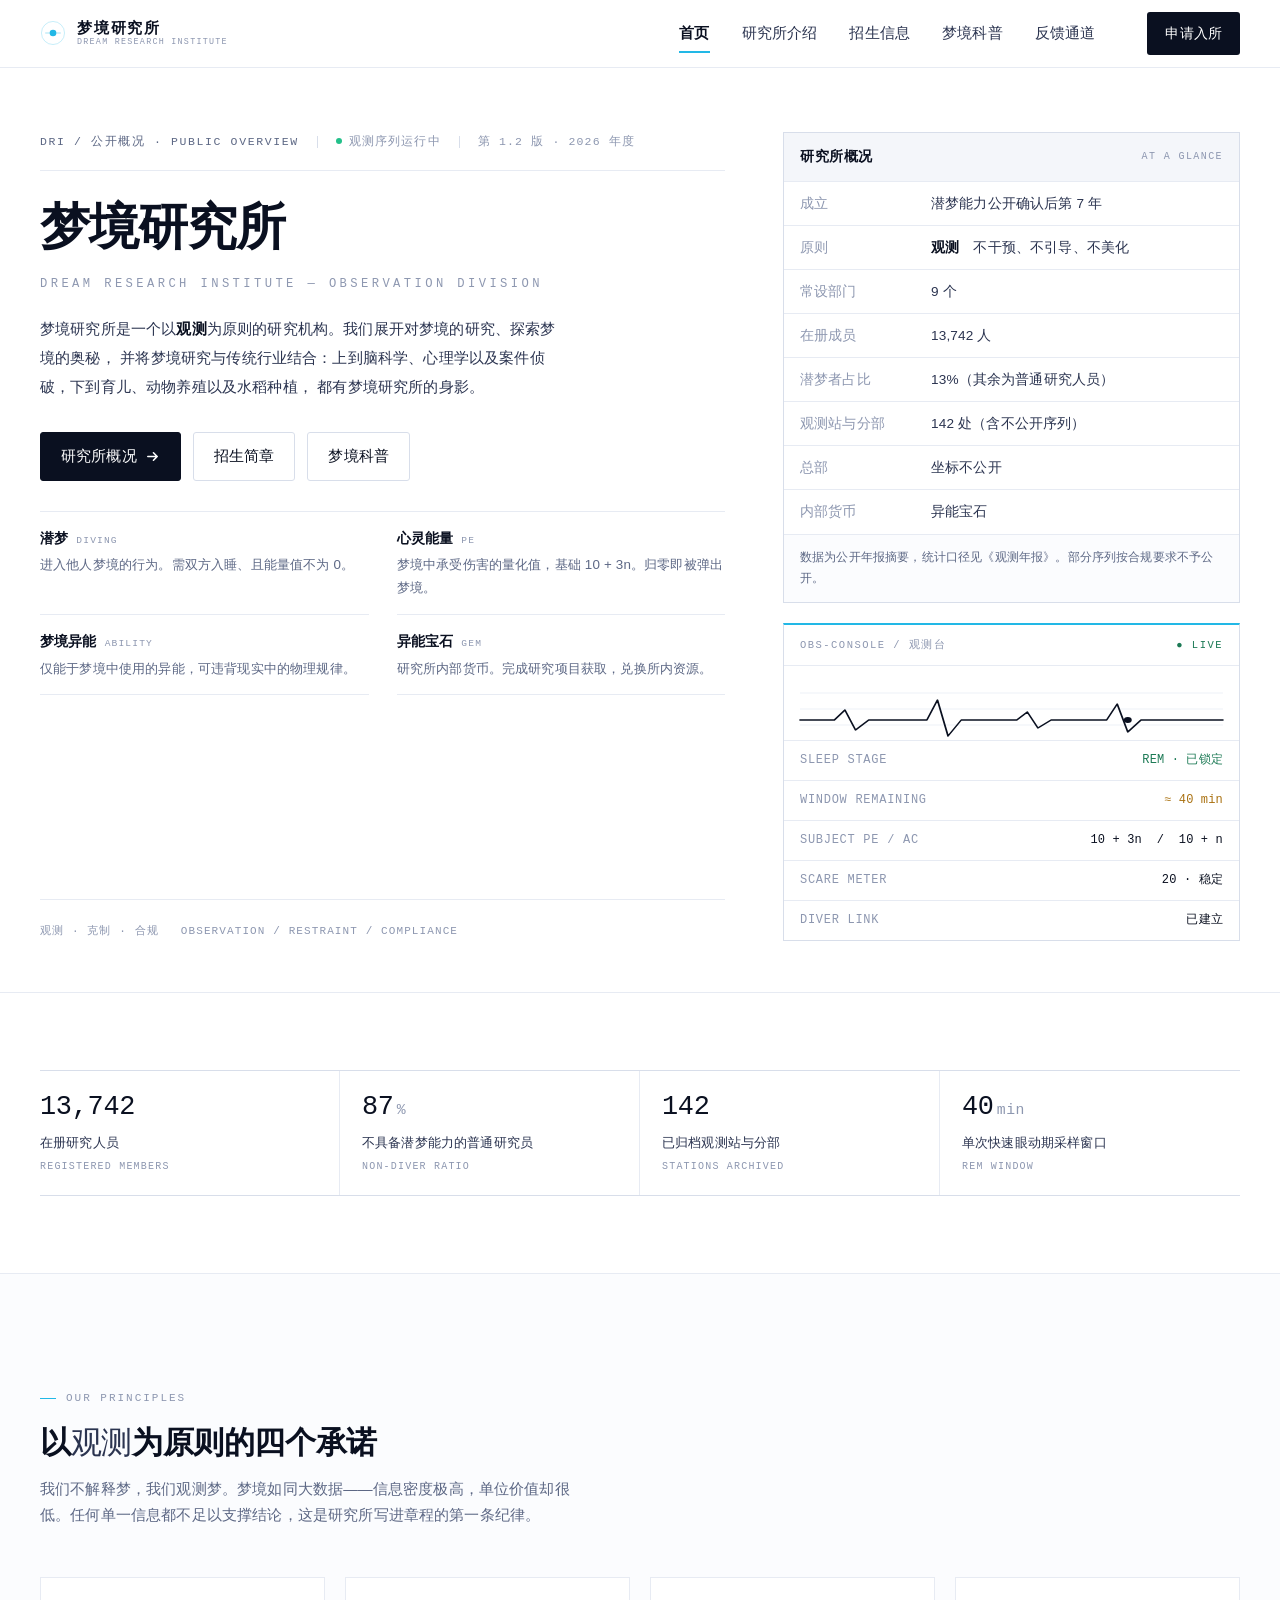
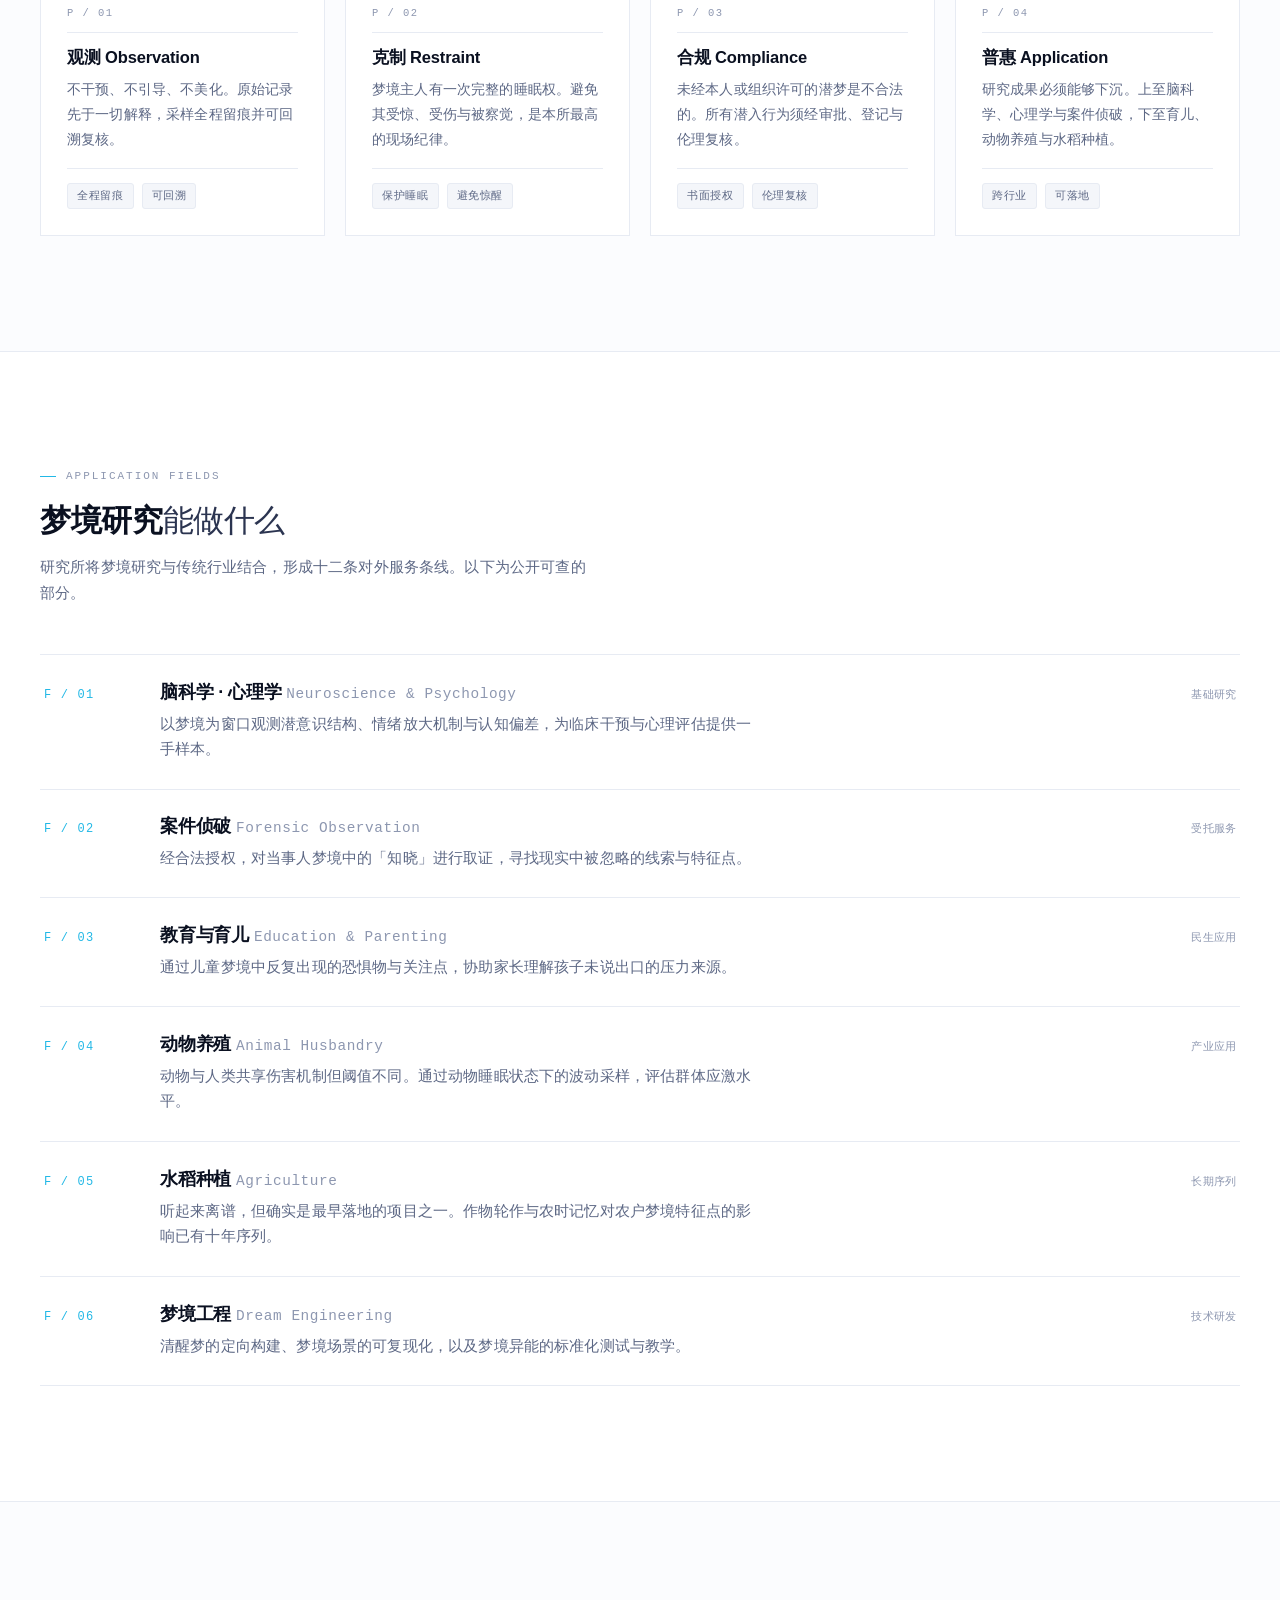
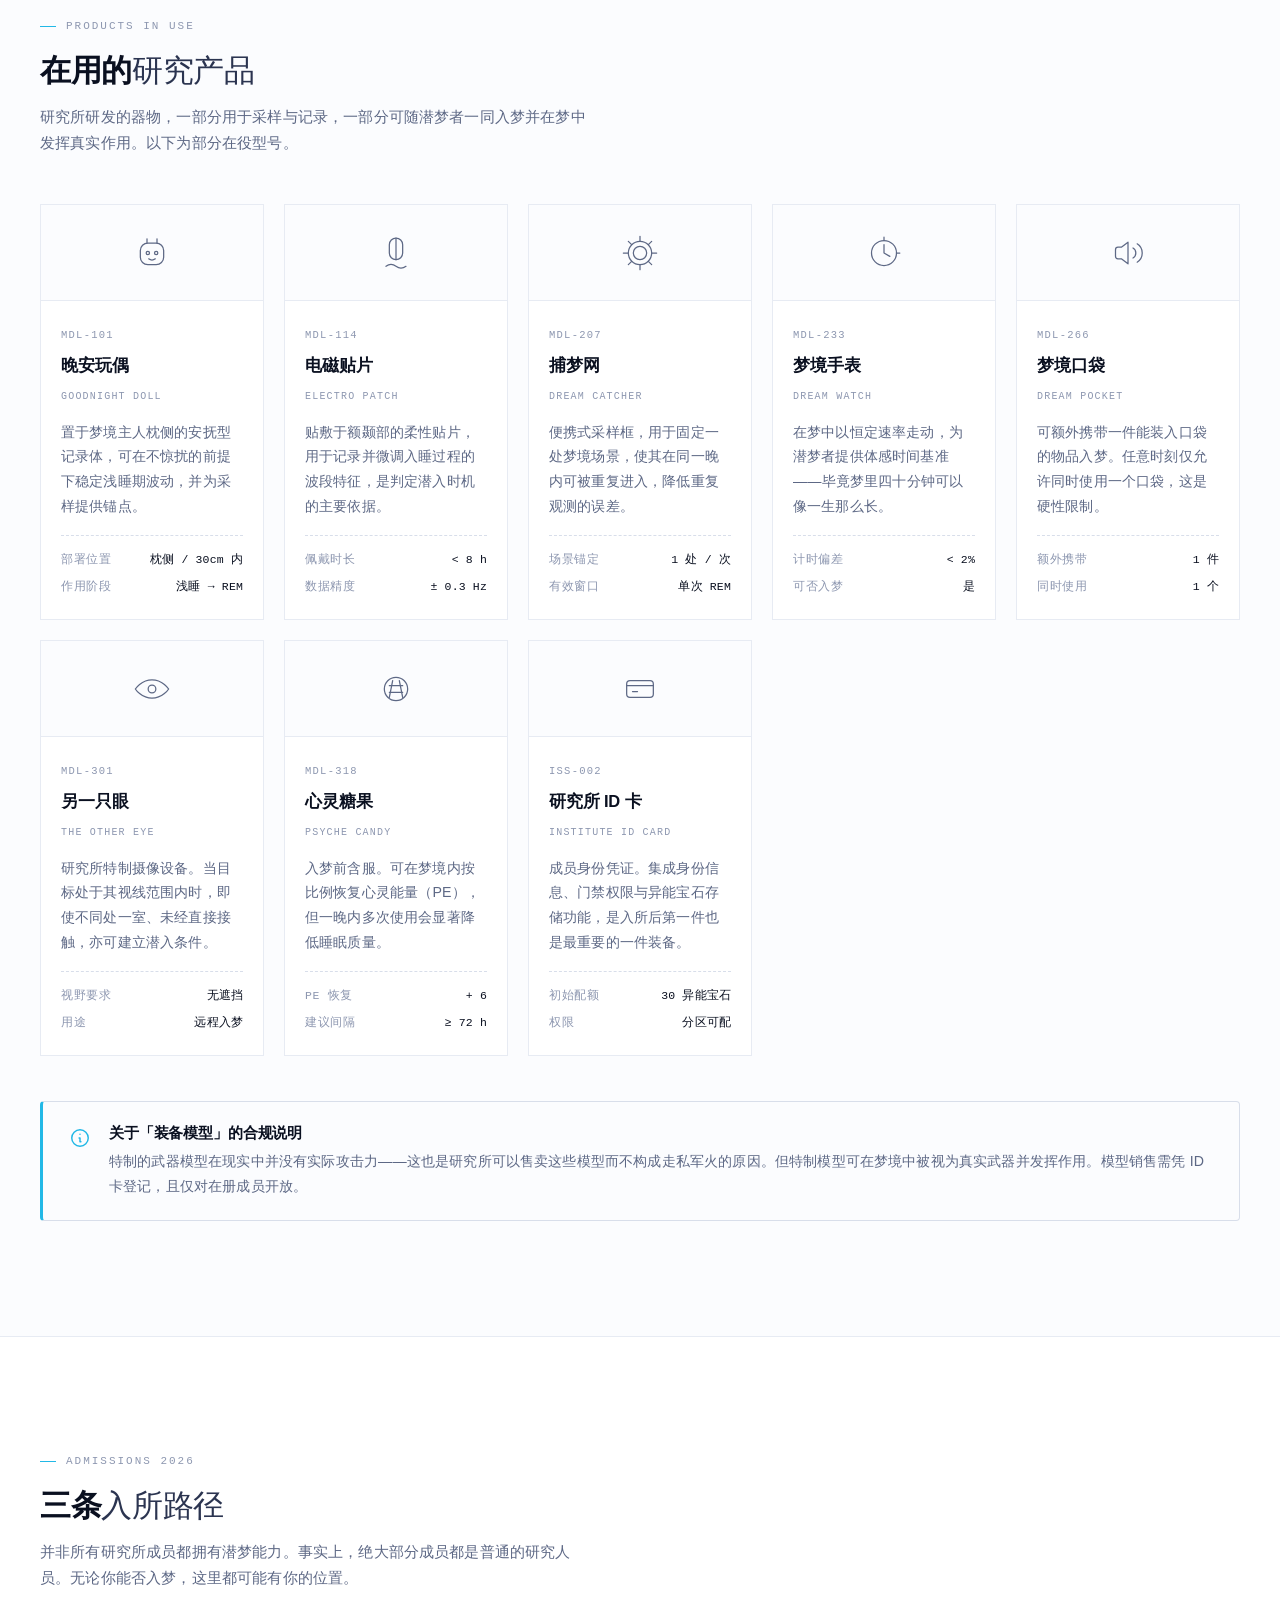
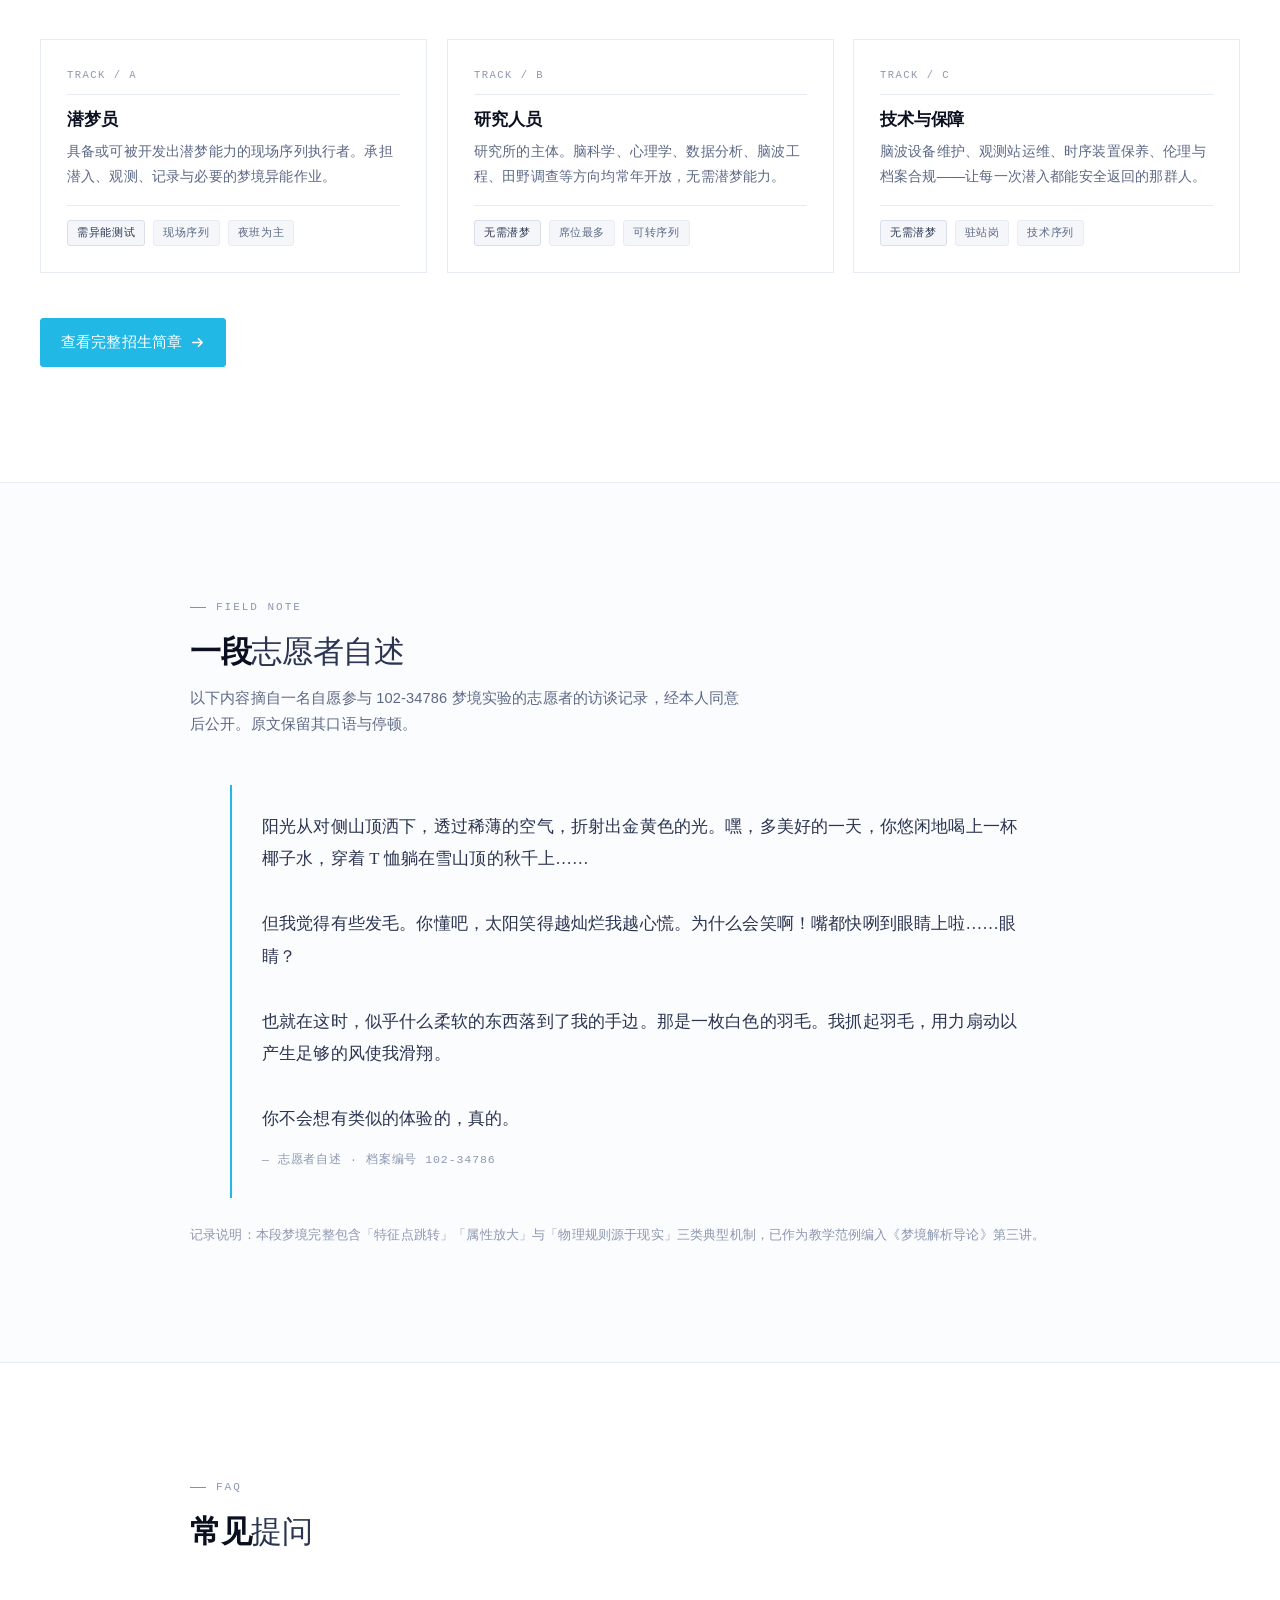
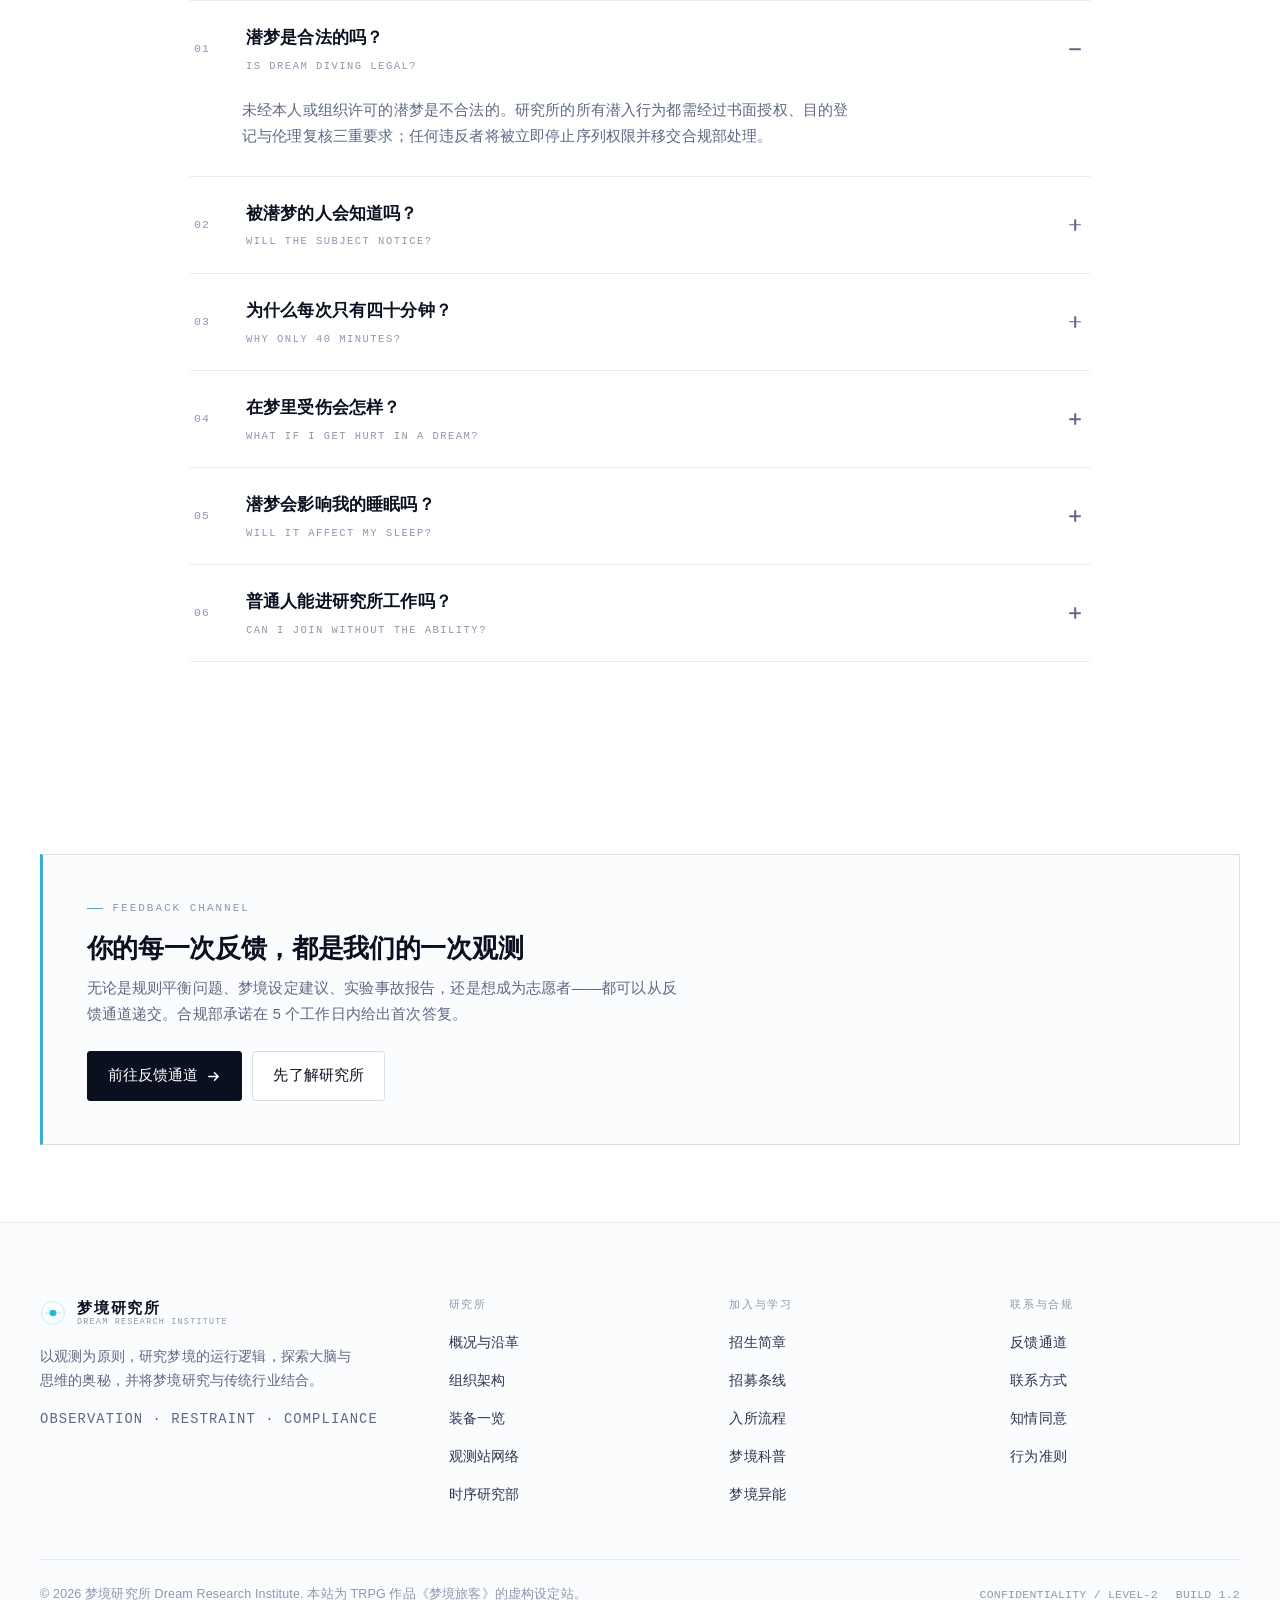
<file: index.html>
<!DOCTYPE html>
<html lang="zh-CN">
<head>
<meta charset="UTF-8">
<meta name="viewport" content="width=device-width, initial-scale=1">
<title>梦境研究所 · Dream Research Institute</title>
<meta name="description" content="梦境研究所（DRI）——以观测为原则，探索梦境的运行逻辑，并将梦境研究与传统行业结合。官方网站：研究所介绍、招生信息、梦境科普与反馈通道。">
<meta name="theme-color" content="#ffffff">
<link rel="icon" href="assets/favicon.svg" type="image/svg+xml">
<link rel="stylesheet" href="assets/style.css">
</head>
<body data-accent="cyan">

<!-- ============================ 导航 ============================ -->
<header class="nav">
  <div class="wrap nav__inner">
    <a class="brand" href="index.html" aria-label="梦境研究所 首页">
      <svg class="brand__mark" viewBox="0 0 32 32" fill="none" aria-hidden="true"><circle cx="16" cy="16" r="14.2" stroke="currentColor" stroke-width="1.1" opacity=".28"/><path d="M6.4 16h19.2" stroke="currentColor" stroke-width="1.1" opacity=".45"/><circle cx="16" cy="16" r="4.1" fill="currentColor"/></svg>
      <span class="brand__text">
        <span class="brand__cn">梦境研究所</span>
        <span class="brand__en">Dream Research Institute</span>
      </span>
    </a>

    <button class="nav__toggle" type="button" aria-label="展开导航菜单" aria-expanded="false"><span></span></button>

    <nav class="nav__links" aria-label="主导航">
      <a class="nav__link" href="index.html" aria-current="page">首页</a>
      <a class="nav__link" href="about.html">研究所介绍</a>
      <a class="nav__link" href="admissions.html">招生信息</a>
      <a class="nav__link" href="dream-science.html">梦境科普</a>
      <a class="nav__link" href="feedback.html">反馈通道</a>
    </nav>
    <a class="nav__cta" href="admissions.html">申请入所</a>
  </div>
  <div class="scroll-progress" aria-hidden="true"></div>
</header>

<main>

<!-- ============================ 首屏 ============================ -->
<section class="hero hero--split">
  <div class="wrap hero__inner">

    <div class="reveal">
      <div class="docmeta">
        <span class="docmeta__id">DRI / 公开概况 · PUBLIC OVERVIEW</span>
        <span class="docmeta__sep" aria-hidden="true"></span>
        <span class="docmeta__item"><i class="dot"></i>观测序列运行中</span>
        <span class="docmeta__sep" aria-hidden="true"></span>
        <span class="docmeta__item">第 1.2 版 · 2026 年度</span>
      </div>

      <h1>
        梦境研究所
        <span class="en-line">Dream Research Institute — Observation Division</span>
      </h1>

      <p class="hero__lede">
        梦境研究所是一个以<strong>观测</strong>为原则的研究机构。我们展开对梦境的研究、探索梦境的奥秘，
        并将梦境研究与传统行业结合：上到脑科学、心理学以及案件侦破，下到育儿、动物养殖以及水稻种植，
        都有梦境研究所的身影。
      </p>

      <div class="hero__actions">
        <a class="btn btn--primary" href="about.html">
          研究所概况
          <svg viewBox="0 0 16 16" fill="none" stroke="currentColor" stroke-width="1.7" stroke-linecap="round" stroke-linejoin="round"><path d="M3 8h10M9 4l4 4-4 4"/></svg>
        </a>
        <a class="btn btn--ghost" href="admissions.html">招生简章</a>
        <a class="btn btn--ghost" href="dream-science.html">梦境科普</a>
      </div>

      <dl class="terms">
        <div>
          <dt>潜梦 <span class="en">Diving</span></dt>
          <dd>进入他人梦境的行为。需双方入睡、且能量值不为 0。</dd>
        </div>
        <div>
          <dt>心灵能量 <span class="en">PE</span></dt>
          <dd>梦境中承受伤害的量化值，基础 10 + 3n。归零即被弹出梦境。</dd>
        </div>
        <div>
          <dt>梦境异能 <span class="en">Ability</span></dt>
          <dd>仅能于梦境中使用的异能，可违背现实中的物理规律。</dd>
        </div>
        <div>
          <dt>异能宝石 <span class="en">Gem</span></dt>
          <dd>研究所内部货币。完成研究项目获取，兑换所内资源。</dd>
        </div>
      </dl>

      <div class="hero__foot">
        <span>观测 · 克制 · 合规</span>
        <span>OBSERVATION / RESTRAINT / COMPLIANCE</span>
      </div>
    </div>

    <!-- 信息表 + 观测台读数 -->
    <aside class="reveal" data-delay="120" aria-label="研究所概况信息表">
      <div class="infobox">
        <div class="infobox__cap">研究所概况 <span>At a glance</span></div>
        <dl>
          <div><dt>成立</dt><dd>潜梦能力公开确认后第 7 年</dd></div>
          <div><dt>原则</dt><dd><b>观测</b>　不干预、不引导、不美化</dd></div>
          <div><dt>常设部门</dt><dd>9 个</dd></div>
          <div><dt>在册成员</dt><dd>13,742 人</dd></div>
          <div><dt>潜梦者占比</dt><dd>13%（其余为普通研究人员）</dd></div>
          <div><dt>观测站与分部</dt><dd>142 处（含不公开序列）</dd></div>
          <div><dt>总部</dt><dd>坐标不公开</dd></div>
          <div><dt>内部货币</dt><dd>异能宝石</dd></div>
        </dl>
        <div class="infobox__note">
          数据为公开年报摘要，统计口径见《观测年报》。部分序列按合规要求不予公开。
        </div>
      </div>

      <div class="console">
        <div class="console__head">
          <span>OBS-CONSOLE / 观测台</span>
          <span class="live">● LIVE</span>
        </div>
        <div class="console__wave" aria-hidden="true">
          <svg viewBox="0 0 320 62" preserveAspectRatio="none">
            <g stroke="#eef1f7" stroke-width="1">
              <line x1="0" y1="15" x2="320" y2="15"/><line x1="0" y1="31" x2="320" y2="31"/><line x1="0" y1="47" x2="320" y2="47"/>
            </g>
            <path d="M0 42 L26 42 L34 32 L42 52 L52 42 L96 42 L104 22 L112 58 L122 42 L164 42 L172 34 L180 50 L190 42 L232 42 L240 26 L248 54 L258 42 L320 42"
                  fill="none" stroke="#0a1020" stroke-width="1.3" stroke-linejoin="round" stroke-linecap="round"/>
            <circle cx="248" cy="42" r="3" fill="#0a1020"/>
          </svg>
        </div>
        <div class="readout">
          <div class="readout__row"><span class="k">SLEEP STAGE</span><span class="v ok">REM · 已锁定</span></div>
          <div class="readout__row"><span class="k">WINDOW REMAINING</span><span class="v warn">≈ 40 min</span></div>
          <div class="readout__row"><span class="k">SUBJECT PE / AC</span><span class="v">10 + 3n &nbsp;/&nbsp; 10 + n</span></div>
          <div class="readout__row"><span class="k">SCARE METER</span><span class="v">20 · 稳定</span></div>
          <div class="readout__row"><span class="k">DIVER LINK</span><span class="v crit">已建立</span></div>
        </div>
      </div>
    </aside>

  </div>
</section>

<!-- ============================ 概要数据 ============================ -->
<section class="section--tight">
  <div class="wrap">
    <div class="stats reveal">
      <div class="stat">
        <div class="stat__num"><span data-count="13742">0</span></div>
        <div class="stat__label">在册研究人员</div>
        <div class="stat__sub">Registered Members</div>
      </div>
      <div class="stat">
        <div class="stat__num"><span data-count="87">0</span><span class="unit">%</span></div>
        <div class="stat__label">不具备潜梦能力的普通研究员</div>
        <div class="stat__sub">Non-diver Ratio</div>
      </div>
      <div class="stat">
        <div class="stat__num"><span data-count="142">0</span></div>
        <div class="stat__label">已归档观测站与分部</div>
        <div class="stat__sub">Stations Archived</div>
      </div>
      <div class="stat">
        <div class="stat__num"><span data-count="40">0</span><span class="unit">min</span></div>
        <div class="stat__label">单次快速眼动期采样窗口</div>
        <div class="stat__sub">REM Window</div>
      </div>
    </div>
  </div>
</section>

<!-- ============================ 原则 ============================ -->
<section class="section section--alt" id="principle">
  <div class="wrap">
    <div class="section-head reveal">
      <span class="eyebrow">Our Principles</span>
      <h2>以<span class="thin">观测</span>为原则的四个承诺</h2>
      <p>我们不解释梦，我们观测梦。梦境如同大数据——信息密度极高，单位价值却很低。任何单一信息都不足以支撑结论，这是研究所写进章程的第一条纪律。</p>
    </div>

    <div class="grid grid--4">
      <article class="card reveal" data-accent="cyan">
        <span class="card__index">P / 01</span>
        <h3>观测 Observation</h3>
        <p>不干预、不引导、不美化。原始记录先于一切解释，采样全程留痕并可回溯复核。</p>
        <div class="card__meta"><span class="chip">全程留痕</span><span class="chip">可回溯</span></div>
      </article>

      <article class="card reveal" data-delay="80" data-accent="violet">
        <span class="card__index">P / 02</span>
        <h3>克制 Restraint</h3>
        <p>梦境主人有一次完整的睡眠权。避免其受惊、受伤与被察觉，是本所最高的现场纪律。</p>
        <div class="card__meta"><span class="chip">保护睡眠</span><span class="chip">避免惊醒</span></div>
      </article>

      <article class="card reveal" data-delay="160" data-accent="lime">
        <span class="card__index">P / 03</span>
        <h3>合规 Compliance</h3>
        <p>未经本人或组织许可的潜梦是不合法的。所有潜入行为须经审批、登记与伦理复核。</p>
        <div class="card__meta"><span class="chip">书面授权</span><span class="chip">伦理复核</span></div>
      </article>

      <article class="card reveal" data-delay="240" data-accent="amber">
        <span class="card__index">P / 04</span>
        <h3>普惠 Application</h3>
        <p>研究成果必须能够下沉。上至脑科学、心理学与案件侦破，下至育儿、动物养殖与水稻种植。</p>
        <div class="card__meta"><span class="chip">跨行业</span><span class="chip">可落地</span></div>
      </article>
    </div>
  </div>
</section>

<!-- ============================ 应用领域 ============================ -->
<section class="section">
  <div class="wrap">
    <div class="section-head reveal">
      <span class="eyebrow">Application Fields</span>
      <h2>梦境研究<span class="thin">能做什么</span></h2>
      <p>研究所将梦境研究与传统行业结合，形成十二条对外服务条线。以下为公开可查的部分。</p>
    </div>

    <div class="rows">
      <div class="row reveal">
        <span class="row__key">F / 01</span>
        <div class="row__main">
          <h3>脑科学 · 心理学 <span class="en">Neuroscience &amp; Psychology</span></h3>
          <p>以梦境为窗口观测潜意识结构、情绪放大机制与认知偏差，为临床干预与心理评估提供一手样本。</p>
        </div>
        <span class="row__tag">基础研究</span>
      </div>

      <div class="row reveal">
        <span class="row__key">F / 02</span>
        <div class="row__main">
          <h3>案件侦破 <span class="en">Forensic Observation</span></h3>
          <p>经合法授权，对当事人梦境中的「知晓」进行取证，寻找现实中被忽略的线索与特征点。</p>
        </div>
        <span class="row__tag">受托服务</span>
      </div>

      <div class="row reveal">
        <span class="row__key">F / 03</span>
        <div class="row__main">
          <h3>教育与育儿 <span class="en">Education &amp; Parenting</span></h3>
          <p>通过儿童梦境中反复出现的恐惧物与关注点，协助家长理解孩子未说出口的压力来源。</p>
        </div>
        <span class="row__tag">民生应用</span>
      </div>

      <div class="row reveal">
        <span class="row__key">F / 04</span>
        <div class="row__main">
          <h3>动物养殖 <span class="en">Animal Husbandry</span></h3>
          <p>动物与人类共享伤害机制但阈值不同。通过动物睡眠状态下的波动采样，评估群体应激水平。</p>
        </div>
        <span class="row__tag">产业应用</span>
      </div>

      <div class="row reveal">
        <span class="row__key">F / 05</span>
        <div class="row__main">
          <h3>水稻种植 <span class="en">Agriculture</span></h3>
          <p>听起来离谱，但确实是最早落地的项目之一。作物轮作与农时记忆对农户梦境特征点的影响已有十年序列。</p>
        </div>
        <span class="row__tag">长期序列</span>
      </div>

      <div class="row reveal">
        <span class="row__key">F / 06</span>
        <div class="row__main">
          <h3>梦境工程 <span class="en">Dream Engineering</span></h3>
          <p>清醒梦的定向构建、梦境场景的可复现化，以及梦境异能的标准化测试与教学。</p>
        </div>
        <span class="row__tag">技术研发</span>
      </div>
    </div>
  </div>
</section>

<!-- ============================ 研究产品 ============================ -->
<section class="section section--alt">
  <div class="wrap">
    <div class="section-head reveal">
      <span class="eyebrow">Products In Use</span>
      <h2>在用的<span class="thin">研究产品</span></h2>
      <p>研究所研发的器物，一部分用于采样与记录，一部分可随潜梦者一同入梦并在梦中发挥真实作用。以下为部分在役型号。</p>
    </div>

    <div class="grid grid--4">
      <article class="device reveal" data-accent="cyan">
        <div class="device__fig">
          <svg viewBox="0 0 48 48" fill="none" stroke="currentColor" stroke-width="1.5" stroke-linecap="round" stroke-linejoin="round">
            <rect x="10" y="12" width="28" height="26" rx="9"/><circle cx="19" cy="24" r="2"/><circle cx="29" cy="24" r="2"/>
            <path d="M20 31c2.4 1.8 5.6 1.8 8 0M18 12V7M30 12V7"/>
          </svg>
        </div>
        <div class="device__body">
          <span class="device__code">MDL-101</span>
          <h3>晚安玩偶</h3>
          <span class="en">Goodnight Doll</span>
          <p>置于梦境主人枕侧的安抚型记录体，可在不惊扰的前提下稳定浅睡期波动，并为采样提供锚点。</p>
          <dl>
            <div><dt>部署位置</dt><dd>枕侧 / 30cm 内</dd></div>
            <div><dt>作用阶段</dt><dd>浅睡 → REM</dd></div>
          </dl>
        </div>
      </article>

      <article class="device reveal" data-delay="70" data-accent="violet">
        <div class="device__fig">
          <svg viewBox="0 0 48 48" fill="none" stroke="currentColor" stroke-width="1.5" stroke-linecap="round" stroke-linejoin="round">
            <rect x="16" y="6" width="16" height="26" rx="8"/><path d="M24 6v26"/>
            <path d="M12 40c4-3 8-3 12 0s8 3 12 0"/>
          </svg>
        </div>
        <div class="device__body">
          <span class="device__code">MDL-114</span>
          <h3>电磁贴片</h3>
          <span class="en">Electro Patch</span>
          <p>贴敷于额颞部的柔性贴片，用于记录并微调入睡过程的波段特征，是判定潜入时机的主要依据。</p>
          <dl>
            <div><dt>佩戴时长</dt><dd>&lt; 8 h</dd></div>
            <div><dt>数据精度</dt><dd>± 0.3 Hz</dd></div>
          </dl>
        </div>
      </article>

      <article class="device reveal" data-delay="140" data-accent="magenta">
        <div class="device__fig">
          <svg viewBox="0 0 48 48" fill="none" stroke="currentColor" stroke-width="1.5" stroke-linecap="round" stroke-linejoin="round">
            <circle cx="24" cy="24" r="14"/><circle cx="24" cy="24" r="8"/>
            <path d="M24 4v6M24 38v6M4 24h6M38 24h6M10 10l4 4M34 34l4 4M38 10l-4 4M14 34l-4 4"/>
          </svg>
        </div>
        <div class="device__body">
          <span class="device__code">MDL-207</span>
          <h3>捕梦网</h3>
          <span class="en">Dream Catcher</span>
          <p>便携式采样框，用于固定一处梦境场景，使其在同一晚内可被重复进入，降低重复观测的误差。</p>
          <dl>
            <div><dt>场景锚定</dt><dd>1 处 / 次</dd></div>
            <div><dt>有效窗口</dt><dd>单次 REM</dd></div>
          </dl>
        </div>
      </article>

      <article class="device reveal" data-delay="210" data-accent="amber">
        <div class="device__fig">
          <svg viewBox="0 0 48 48" fill="none" stroke="currentColor" stroke-width="1.5" stroke-linecap="round" stroke-linejoin="round">
            <circle cx="24" cy="24" r="15"/><path d="M24 14v10l7 4"/><path d="M24 9V5M39 24h4"/>
          </svg>
        </div>
        <div class="device__body">
          <span class="device__code">MDL-233</span>
          <h3>梦境手表</h3>
          <span class="en">Dream Watch</span>
          <p>在梦中以恒定速率走动，为潜梦者提供体感时间基准——毕竟梦里四十分钟可以像一生那么长。</p>
          <dl>
            <div><dt>计时偏差</dt><dd>&lt; 2%</dd></div>
            <div><dt>可否入梦</dt><dd>是</dd></div>
          </dl>
        </div>
      </article>

      <article class="device reveal" data-accent="lime">
        <div class="device__fig">
          <svg viewBox="0 0 48 48" fill="none" stroke="currentColor" stroke-width="1.5" stroke-linecap="round" stroke-linejoin="round">
            <path d="M9 20v8a3 3 0 0 0 3 3h4l8 6V11l-8 6h-4a3 3 0 0 0-3 3Z"/>
            <path d="M30 18a7 7 0 0 1 0 12M35 13a13 13 0 0 1 0 22"/>
          </svg>
        </div>
        <div class="device__body">
          <span class="device__code">MDL-266</span>
          <h3>梦境口袋</h3>
          <span class="en">Dream Pocket</span>
          <p>可额外携带一件能装入口袋的物品入梦。任意时刻仅允许同时使用一个口袋，这是硬性限制。</p>
          <dl>
            <div><dt>额外携带</dt><dd>1 件</dd></div>
            <div><dt>同时使用</dt><dd>1 个</dd></div>
          </dl>
        </div>
      </article>

      <article class="device reveal" data-delay="70" data-accent="violet">
        <div class="device__fig">
          <svg viewBox="0 0 48 48" fill="none" stroke="currentColor" stroke-width="1.5" stroke-linecap="round" stroke-linejoin="round">
            <path d="M4 24s7-11 20-11 20 11 20 11-7 11-20 11S4 24 4 24Z"/><circle cx="24" cy="24" r="4.6"/>
          </svg>
        </div>
        <div class="device__body">
          <span class="device__code">MDL-301</span>
          <h3>另一只眼</h3>
          <span class="en">The Other Eye</span>
          <p>研究所特制摄像设备。当目标处于其视线范围内时，即使不同处一室、未经直接接触，亦可建立潜入条件。</p>
          <dl>
            <div><dt>视野要求</dt><dd>无遮挡</dd></div>
            <div><dt>用途</dt><dd>远程入梦</dd></div>
          </dl>
        </div>
      </article>

      <article class="device reveal" data-delay="140" data-accent="magenta">
        <div class="device__fig">
          <svg viewBox="0 0 48 48" fill="none" stroke="currentColor" stroke-width="1.5" stroke-linecap="round" stroke-linejoin="round">
            <circle cx="24" cy="24" r="14"/><path d="M16 20h16M16 28h16M20 14l-4 20M28 14l4 20"/>
          </svg>
        </div>
        <div class="device__body">
          <span class="device__code">MDL-318</span>
          <h3>心灵糖果</h3>
          <span class="en">Psyche Candy</span>
          <p>入梦前含服。可在梦境内按比例恢复心灵能量（PE），但一晚内多次使用会显著降低睡眠质量。</p>
          <dl>
            <div><dt>PE 恢复</dt><dd>+ 6</dd></div>
            <div><dt>建议间隔</dt><dd>≥ 72 h</dd></div>
          </dl>
        </div>
      </article>

      <article class="device reveal" data-delay="210" data-accent="rose">
        <div class="device__fig">
          <svg viewBox="0 0 48 48" fill="none" stroke="currentColor" stroke-width="1.5" stroke-linecap="round" stroke-linejoin="round">
            <rect x="8" y="14" width="32" height="20" rx="4"/><path d="M8 20h32M15 27h6"/>
          </svg>
        </div>
        <div class="device__body">
          <span class="device__code">ISS-002</span>
          <h3>研究所 ID 卡</h3>
          <span class="en">Institute ID Card</span>
          <p>成员身份凭证。集成身份信息、门禁权限与异能宝石存储功能，是入所后第一件也是最重要的一件装备。</p>
          <dl>
            <div><dt>初始配额</dt><dd>30 异能宝石</dd></div>
            <div><dt>权限</dt><dd>分区可配</dd></div>
          </dl>
        </div>
      </article>
    </div>

    <div class="notice mt-l reveal">
      <svg class="notice__ico" viewBox="0 0 24 24" fill="none" stroke="currentColor" stroke-width="1.6" stroke-linecap="round" stroke-linejoin="round"><circle cx="12" cy="12" r="9"/><path d="M12 8h.01M11 12h1v4h1"/></svg>
      <div>
        <h4>关于「装备模型」的合规说明</h4>
        <p>特制的武器模型在现实中并没有实际攻击力——这也是研究所可以售卖这些模型而不构成走私军火的原因。但特制模型可在梦境中被视为真实武器并发挥作用。模型销售需凭 ID 卡登记，且仅对在册成员开放。</p>
      </div>
    </div>
  </div>
</section>

<!-- ============================ 招生入口 ============================ -->
<section class="section">
  <div class="wrap">
    <div class="section-head reveal">
      <span class="eyebrow">Admissions 2026</span>
      <h2>三条<span class="thin">入所路径</span></h2>
      <p>并非所有研究所成员都拥有潜梦能力。事实上，绝大部分成员都是普通的研究人员。无论你能否入梦，这里都可能有你的位置。</p>
    </div>

    <div class="grid grid--3">
      <article class="card reveal" data-accent="violet">
        <span class="card__index">TRACK / A</span>
        <h3>潜梦员</h3>
        <p>具备或可被开发出潜梦能力的现场序列执行者。承担潜入、观测、记录与必要的梦境异能作业。</p>
        <div class="card__meta">
          <span class="chip chip--accent">需异能测试</span>
          <span class="chip">现场序列</span>
          <span class="chip">夜班为主</span>
        </div>
      </article>

      <article class="card reveal" data-delay="90" data-accent="cyan">
        <span class="card__index">TRACK / B</span>
        <h3>研究人员</h3>
        <p>研究所的主体。脑科学、心理学、数据分析、脑波工程、田野调查等方向均常年开放，无需潜梦能力。</p>
        <div class="card__meta">
          <span class="chip chip--accent">无需潜梦</span>
          <span class="chip">席位最多</span>
          <span class="chip">可转序列</span>
        </div>
      </article>

      <article class="card reveal" data-delay="180" data-accent="amber">
        <span class="card__index">TRACK / C</span>
        <h3>技术与保障</h3>
        <p>脑波设备维护、观测站运维、时序装置保养、伦理与档案合规——让每一次潜入都能安全返回的那群人。</p>
        <div class="card__meta">
          <span class="chip chip--accent">无需潜梦</span>
          <span class="chip">驻站岗</span>
          <span class="chip">技术序列</span>
        </div>
      </article>
    </div>

    <div class="mt-l reveal">
      <a class="btn btn--accent" href="admissions.html">
        查看完整招生简章
        <svg viewBox="0 0 16 16" fill="none" stroke="currentColor" stroke-width="1.7" stroke-linecap="round" stroke-linejoin="round"><path d="M3 8h10M9 4l4 4-4 4"/></svg>
      </a>
    </div>
  </div>
</section>

<!-- ============================ 志愿者自述 ============================ -->
<section class="section section--alt">
  <div class="wrap--narrow">
    <div class="section-head reveal">
      <span class="eyebrow">Field Note</span>
      <h2>一段<span class="thin">志愿者自述</span></h2>
      <p>以下内容摘自一名自愿参与 102-34786 梦境实验的志愿者的访谈记录，经本人同意后公开。原文保留其口语与停顿。</p>
    </div>

    <blockquote class="quote reveal">
      阳光从对侧山顶洒下，透过稀薄的空气，折射出金黄色的光。嘿，多美好的一天，你悠闲地喝上一杯椰子水，穿着 T 恤躺在雪山顶的秋千上……
      <br><br>
      但我觉得有些发毛。你懂吧，太阳笑得越灿烂我越心慌。为什么会笑啊！嘴都快咧到眼睛上啦……眼睛？
      <br><br>
      也就在这时，似乎什么柔软的东西落到了我的手边。那是一枚白色的羽毛。我抓起羽毛，用力扇动以产生足够的风使我滑翔。
      <br><br>
      你不会想有类似的体验的，真的。
      <cite>— 志愿者自述 · 档案编号 102-34786</cite>
    </blockquote>

    <p class="tiny mt-m reveal">
      记录说明：本段梦境完整包含「特征点跳转」「属性放大」与「物理规则源于现实」三类典型机制，已作为教学范例编入《梦境解析导论》第三讲。
    </p>
  </div>
</section>

<!-- ============================ 常见问答 ============================ -->
<section class="section">
  <div class="wrap--narrow">
    <div class="section-head reveal">
      <span class="eyebrow">FAQ</span>
      <h2>常见<span class="thin">提问</span></h2>
    </div>

    <div class="accordion reveal" data-exclusive>
      <details class="acc" open>
        <summary class="acc__head" style="list-style:none">
          <span class="acc__num">01</span>
          <span class="acc__title">潜梦是合法的吗？<span class="en">Is dream diving legal?</span></span>
          <span class="acc__ico" aria-hidden="true"></span>
        </summary>
        <div class="acc__body">
          <p>未经本人或组织许可的潜梦是不合法的。研究所的所有潜入行为都需经过书面授权、目的登记与伦理复核三重要求；任何违反者将被立即停止序列权限并移交合规部处理。</p>
        </div>
      </details>

      <details class="acc">
        <summary class="acc__head" style="list-style:none">
          <span class="acc__num">02</span>
          <span class="acc__title">被潜梦的人会知道吗？<span class="en">Will the subject notice?</span></span>
          <span class="acc__ico" aria-hidden="true"></span>
        </summary>
        <div class="acc__body">
          <p>梦境主人可能会记起梦中所发生的事件——若其在快速眼动睡眠期因惊吓醒来，记忆会更加清晰。所以为防止潜梦者被察觉、也为给梦境主人提供优质的睡眠，请尽可能避免其受到惊吓或伤害。</p>
          <p>梦境主人也有小概率意识到自己身处梦境，进而主动掌控梦境。此时应立刻中止观测并由现场主管决策。</p>
        </div>
      </details>

      <details class="acc">
        <summary class="acc__head" style="list-style:none">
          <span class="acc__num">03</span>
          <span class="acc__title">为什么每次只有四十分钟？<span class="en">Why only 40 minutes?</span></span>
          <span class="acc__ico" aria-hidden="true"></span>
        </summary>
        <div class="acc__body">
          <p>快速眼动睡眠期一次约持续 40 分钟。这意味着你必须在 40 分钟内收集尽可能多的信息。梦境中的时间长度与现实等同，但结构如电影般经过剪辑与拼凑，所以 40 分钟的梦也可能漫长如一生。</p>
        </div>
      </details>

      <details class="acc">
        <summary class="acc__head" style="list-style:none">
          <span class="acc__num">04</span>
          <span class="acc__title">在梦里受伤会怎样？<span class="en">What if I get hurt in a dream?</span></span>
          <span class="acc__ico" aria-hidden="true"></span>
        </summary>
        <div class="acc__body">
          <p>梦境中伤害不会造成任何现实中的损伤。但你在梦中受到伤害时，心灵能量（PE）会相应减少；当 PE 归零时，你会被强制弹出梦境。这是身体在保护你。</p>
        </div>
      </details>

      <details class="acc">
        <summary class="acc__head" style="list-style:none">
          <span class="acc__num">05</span>
          <span class="acc__title">潜梦会影响我的睡眠吗？<span class="en">Will it affect my sleep?</span></span>
          <span class="acc__ico" aria-hidden="true"></span>
        </summary>
        <div class="acc__body">
          <p>若你选择潜入梦境，你的睡眠质量必然受到影响。不进行潜梦时，该晚心灵能量会完全恢复；进行潜梦时，该晚心灵能量仅恢复总数的三分之一。研究所为在册潜梦员提供强制轮休与睡眠监测。</p>
        </div>
      </details>

      <details class="acc">
        <summary class="acc__head" style="list-style:none">
          <span class="acc__num">06</span>
          <span class="acc__title">普通人能进研究所工作吗？<span class="en">Can I join without the ability?</span></span>
          <span class="acc__ico" aria-hidden="true"></span>
        </summary>
        <div class="acc__body">
          <p>可以，而且是常态。并非所有研究所成员都拥有潜梦能力——事实上绝大部分成员都是普通的研究人员。他们负责数据分析、设备研发、田野调查、伦理审查与档案管理，是研究所真正的骨架。</p>
        </div>
      </details>
    </div>
  </div>
</section>

<!-- ============================ 反馈 CTA ============================ -->
<section class="section section--tight">
  <div class="wrap">
    <div class="cta-band reveal">
      <div class="cta-band__inner">
        <span class="eyebrow">Feedback Channel</span>
        <h2>你的每一次反馈，都是我们的一次观测</h2>
        <p>无论是规则平衡问题、梦境设定建议、实验事故报告，还是想成为志愿者——都可以从反馈通道递交。合规部承诺在 5 个工作日内给出首次答复。</p>
        <div class="cta-band__actions">
          <a class="btn btn--primary" href="feedback.html">
            前往反馈通道
            <svg viewBox="0 0 16 16" fill="none" stroke="currentColor" stroke-width="1.7" stroke-linecap="round" stroke-linejoin="round"><path d="M3 8h10M9 4l4 4-4 4"/></svg>
          </a>
          <a class="btn btn--ghost" href="about.html">先了解研究所</a>
        </div>
      </div>
    </div>
  </div>
</section>

</main>

<!-- ============================ 页脚 ============================ -->
<footer class="footer">
  <div class="wrap">
    <div class="footer__grid">
      <div class="footer__brand">
        <a class="brand" href="index.html">
          <svg class="brand__mark" viewBox="0 0 32 32" fill="none" aria-hidden="true"><circle cx="16" cy="16" r="14.2" stroke="currentColor" stroke-width="1.1" opacity=".28"/><path d="M6.4 16h19.2" stroke="currentColor" stroke-width="1.1" opacity=".45"/><circle cx="16" cy="16" r="4.1" fill="currentColor"/></svg>
          <span class="brand__text">
            <span class="brand__cn">梦境研究所</span>
            <span class="brand__en">Dream Research Institute</span>
          </span>
        </a>
        <p>以观测为原则，研究梦境的运行逻辑，探索大脑与思维的奥秘，并将梦境研究与传统行业结合。</p>
        <p class="tiny mono mt-s" style="letter-spacing:.08em">OBSERVATION · RESTRAINT · COMPLIANCE</p>
      </div>

      <div>
        <h5>研究所</h5>
        <ul>
          <li><a href="about.html">概况与沿革</a></li>
          <li><a href="about.html#departments">组织架构</a></li>
          <li><a href="about.html#devices">装备一览</a></li>
          <li><a href="about.html#stations">观测站网络</a></li>
          <li><a href="about.html#timeline">时序研究部</a></li>
        </ul>
      </div>

      <div>
        <h5>加入与学习</h5>
        <ul>
          <li><a href="admissions.html">招生简章</a></li>
          <li><a href="admissions.html#tracks">招募条线</a></li>
          <li><a href="admissions.html#process">入所流程</a></li>
          <li><a href="dream-science.html">梦境科普</a></li>
          <li><a href="dream-science.html#abilities">梦境异能</a></li>
        </ul>
      </div>

      <div>
        <h5>联系与合规</h5>
        <ul>
          <li><a href="feedback.html">反馈通道</a></li>
          <li><a href="feedback.html#channels">联系方式</a></li>
          <li><a href="feedback.html#ethics">知情同意</a></li>
          <li><a href="feedback.html#conduct">行为准则</a></li>
        </ul>
      </div>
    </div>

    <div class="footer__bottom">
      <span>© <span data-year>2026</span> 梦境研究所 Dream Research Institute. 本站为 TRPG 作品《梦境旅客》的虚构设定站。</span>
      <span class="footer__legal">
        <span class="mono">CONFIDENTIALITY / LEVEL-2</span>
        <span class="mono">BUILD 1.2</span>
      </span>
    </div>
  </div>
</footer>

<script src="assets/app.js"></script>
</body>
</html>
</file>
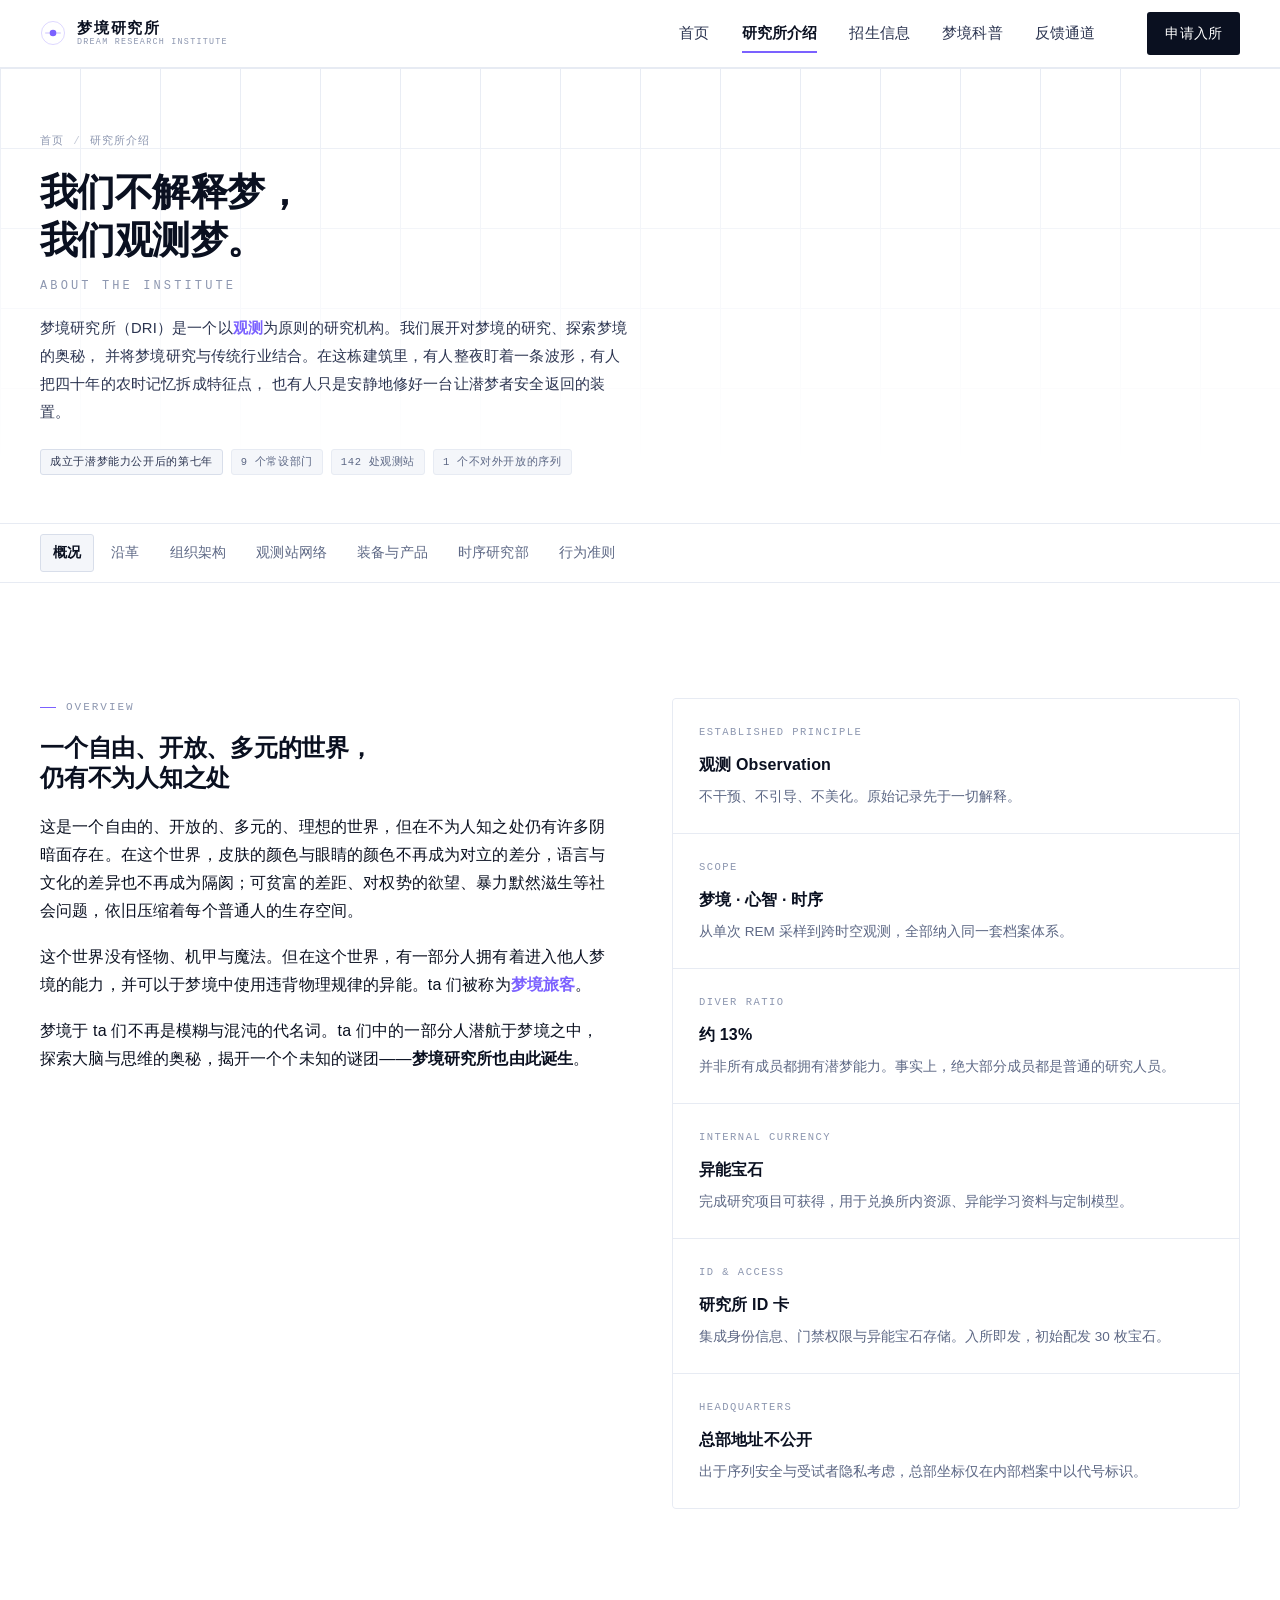
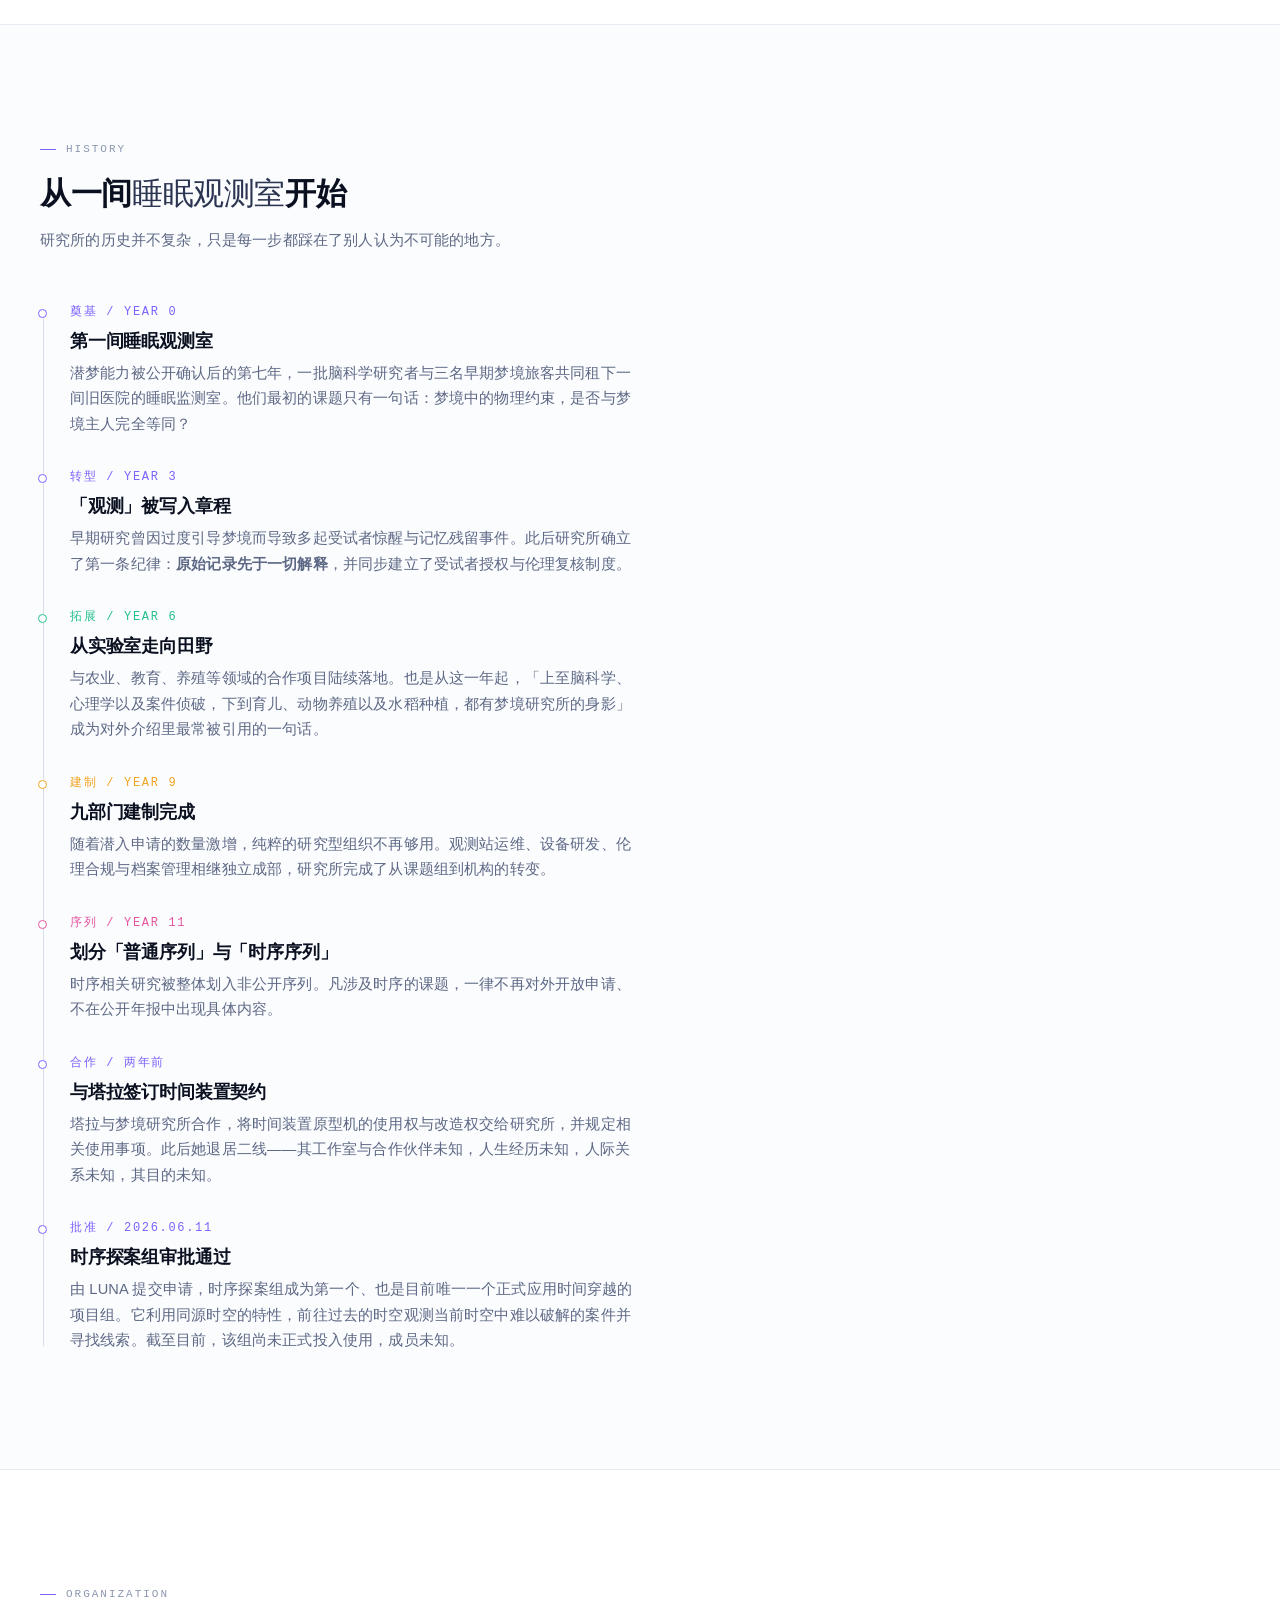
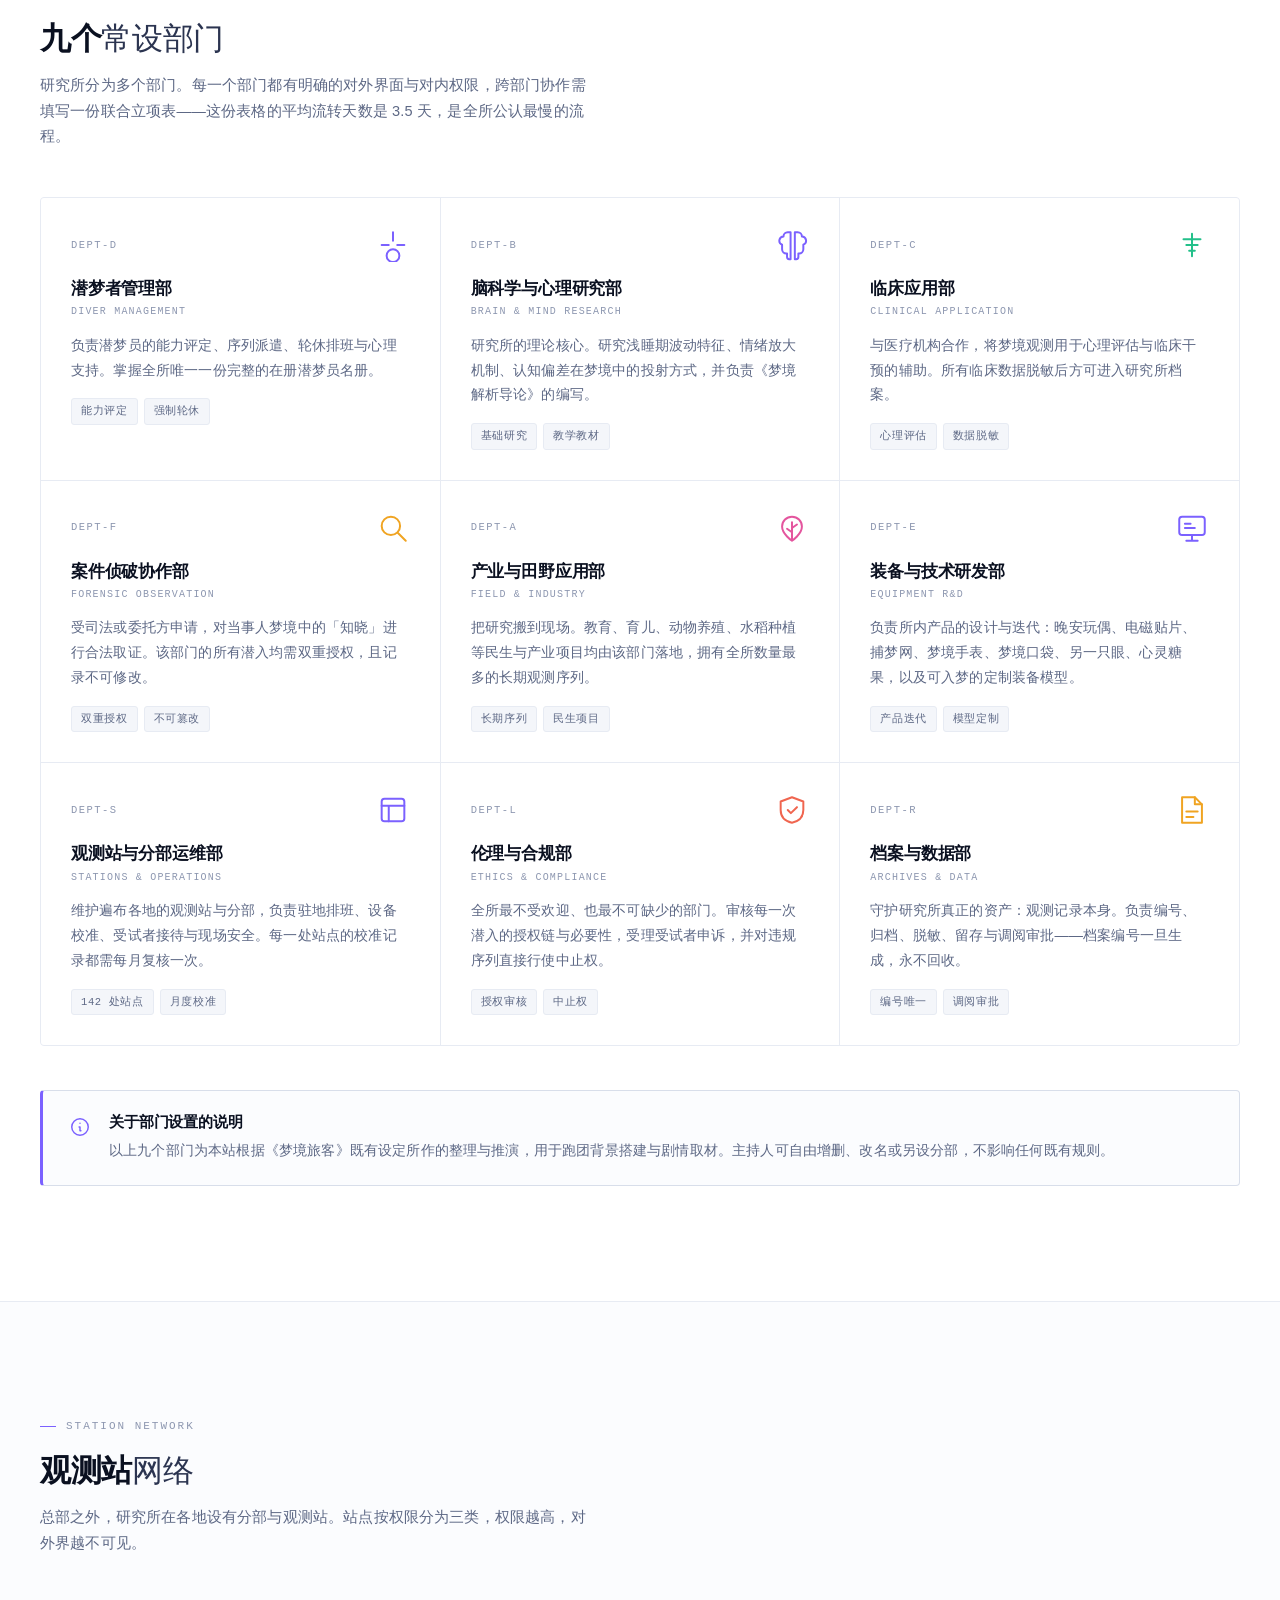
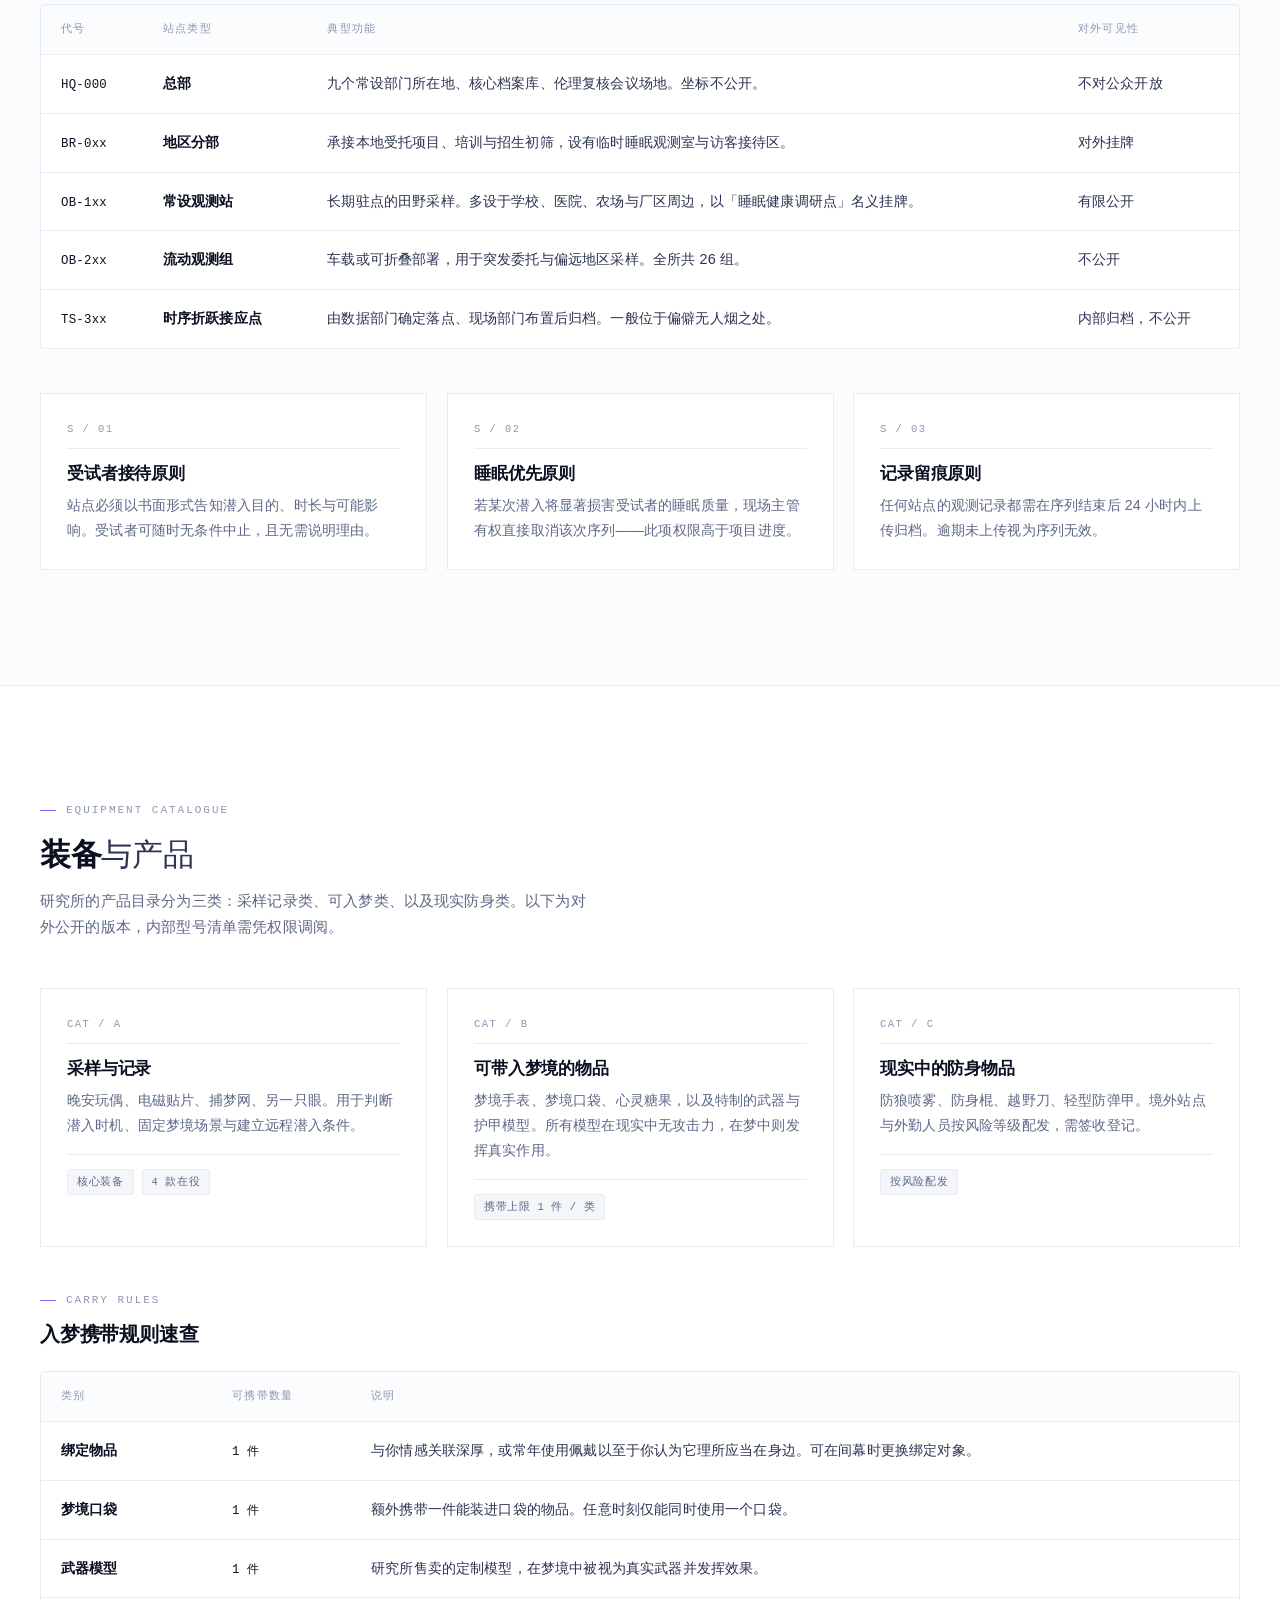
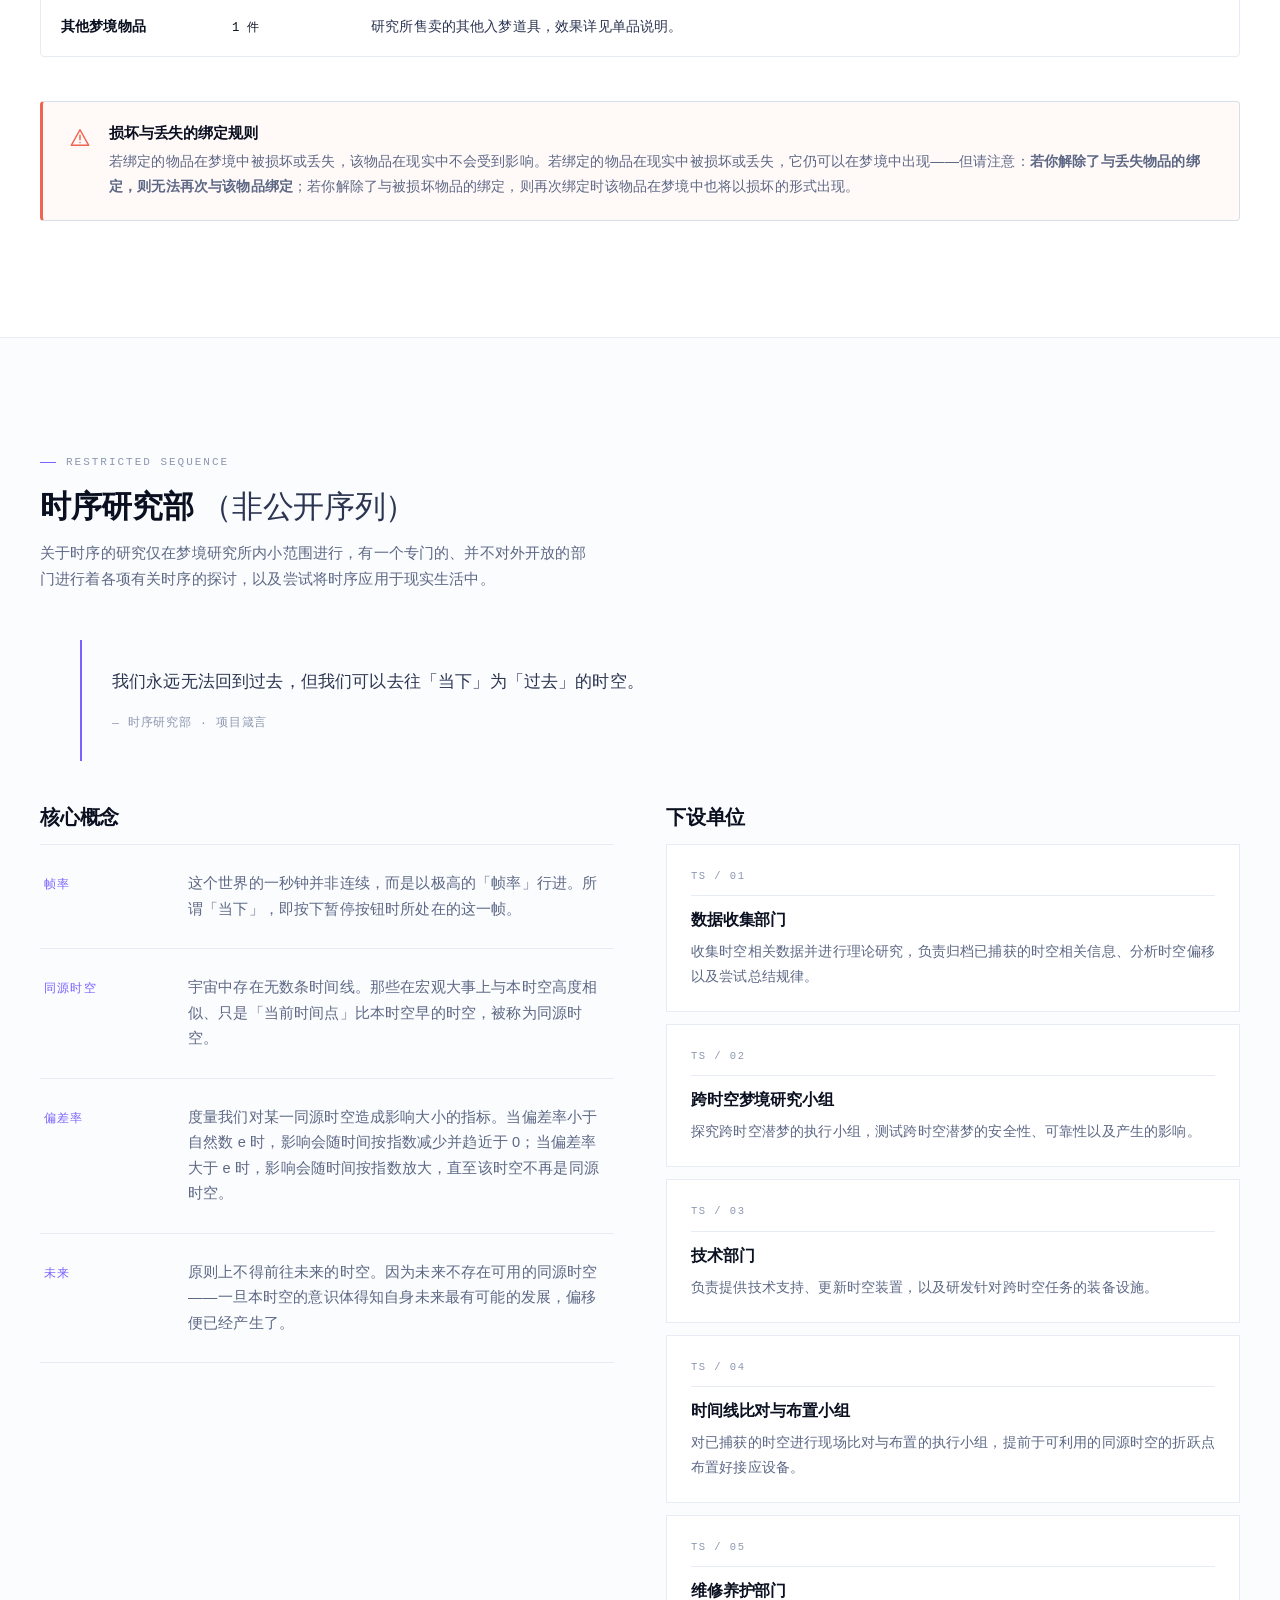
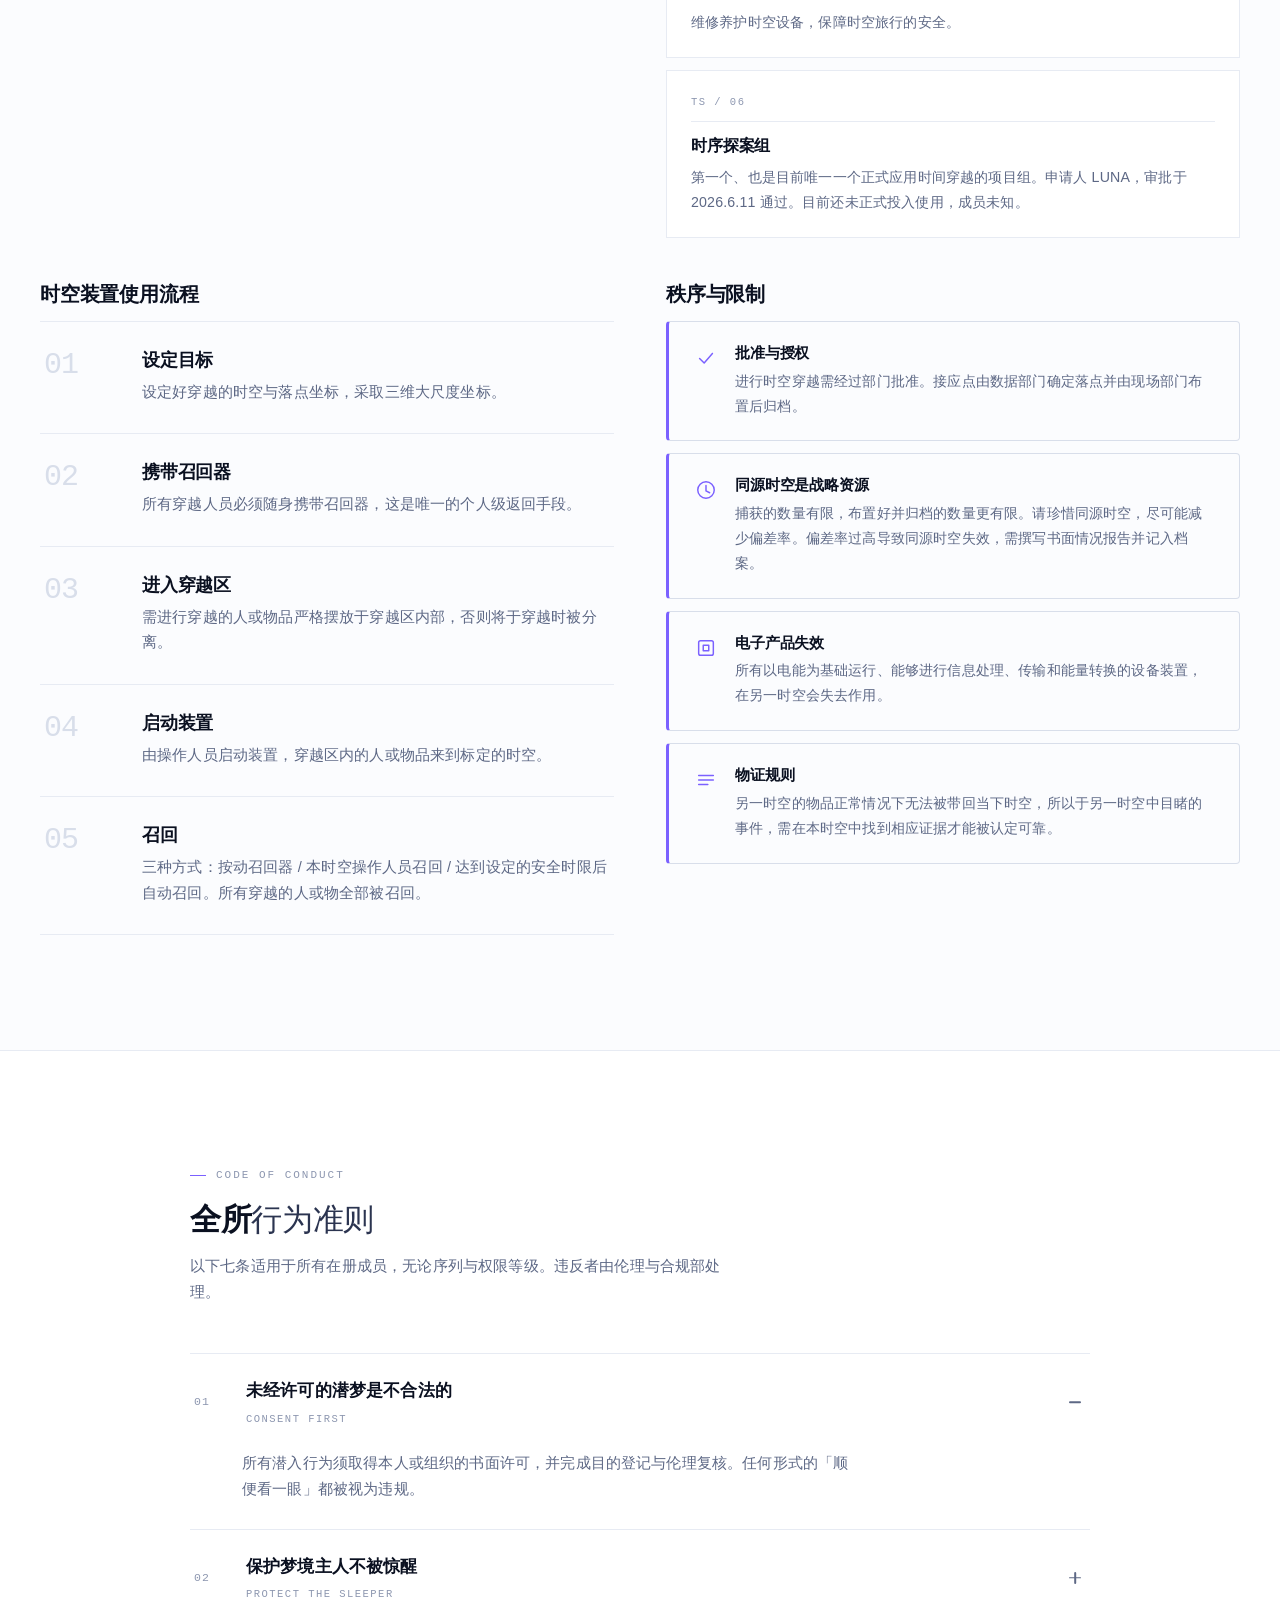
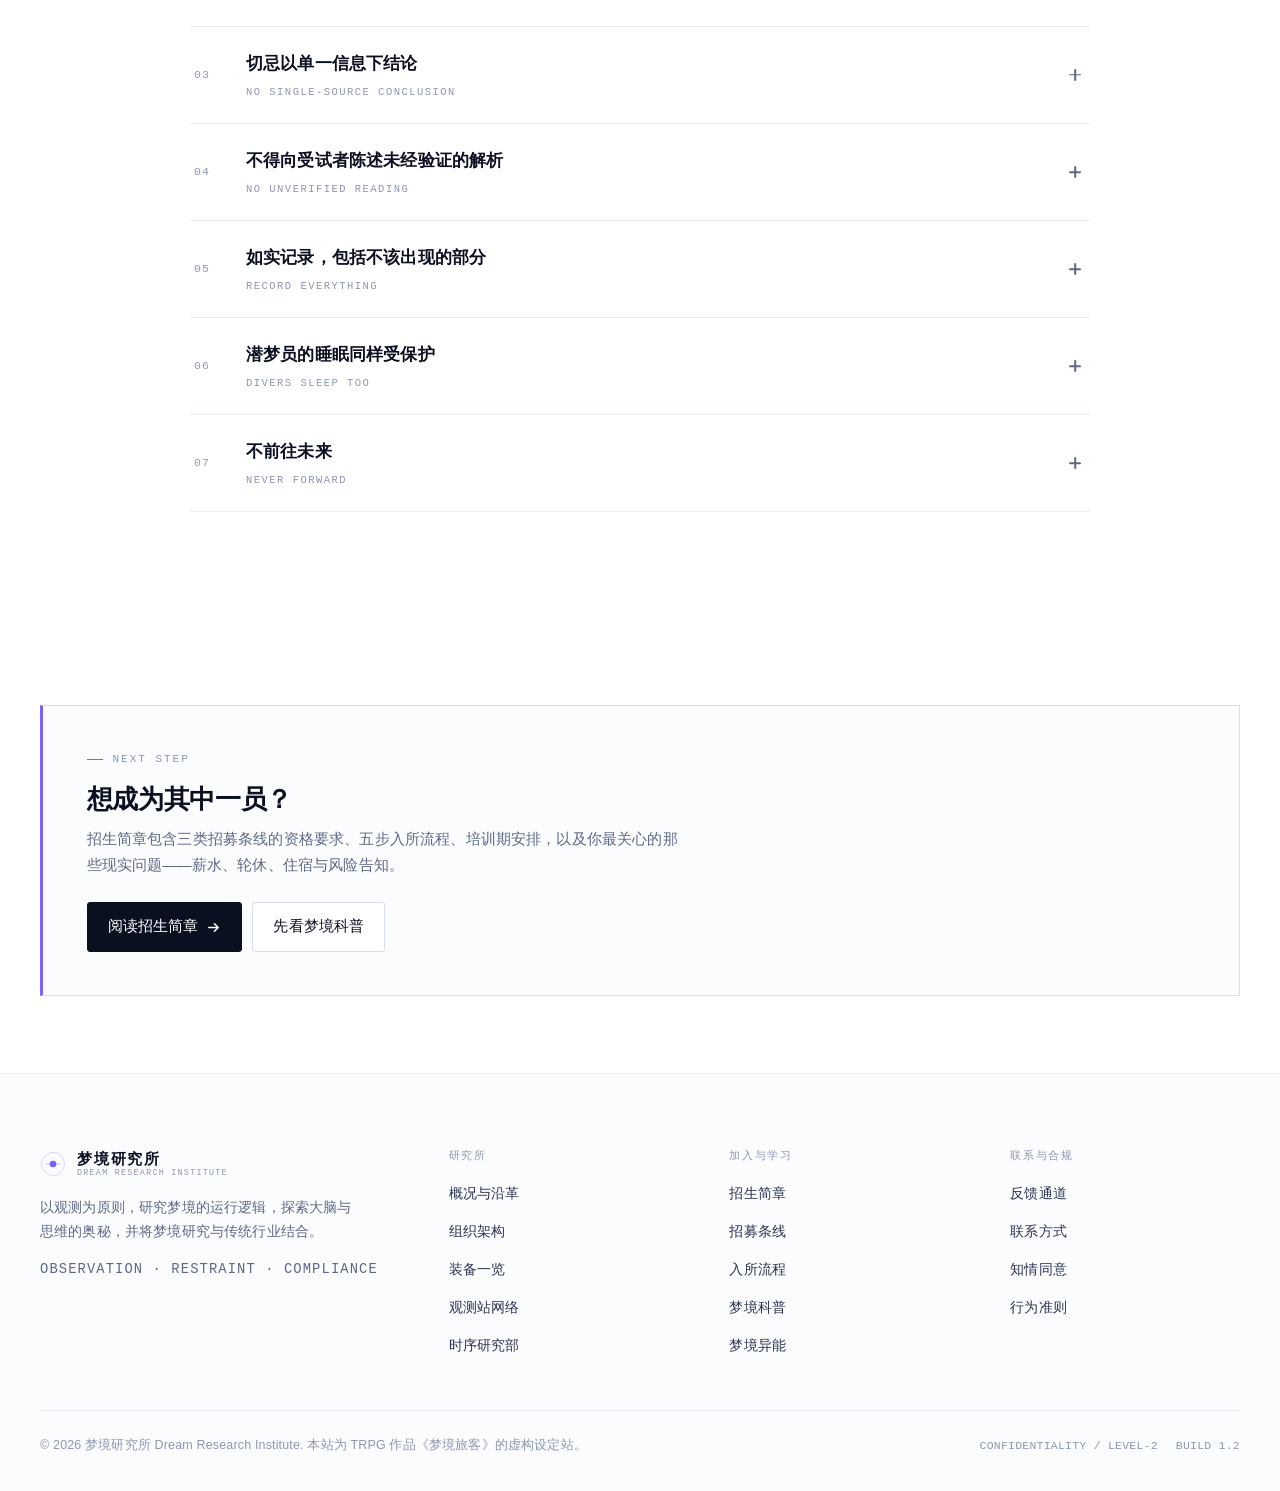
<file: about.html>
<!DOCTYPE html>
<html lang="zh-CN">
<head>
<meta charset="UTF-8">
<meta name="viewport" content="width=device-width, initial-scale=1">
<title>研究所介绍 · 梦境研究所</title>
<meta name="description" content="梦境研究所概况、沿革、组织架构、观测站网络、时序研究部与行为准则。以观测为原则，将梦境研究与传统行业结合。">
<meta name="theme-color" content="#ffffff">
<link rel="icon" href="assets/favicon.svg" type="image/svg+xml">
<link rel="stylesheet" href="assets/style.css">
</head>
<body data-accent="violet">

<header class="nav">
  <div class="wrap nav__inner">
    <a class="brand" href="index.html" aria-label="梦境研究所 首页">
      <svg class="brand__mark" viewBox="0 0 32 32" fill="none" aria-hidden="true"><circle cx="16" cy="16" r="14.2" stroke="currentColor" stroke-width="1.1" opacity=".28"/><path d="M6.4 16h19.2" stroke="currentColor" stroke-width="1.1" opacity=".45"/><circle cx="16" cy="16" r="4.1" fill="currentColor"/></svg>
      <span class="brand__text">
        <span class="brand__cn">梦境研究所</span>
        <span class="brand__en">Dream Research Institute</span>
      </span>
    </a>
    <button class="nav__toggle" type="button" aria-label="展开导航菜单" aria-expanded="false"><span></span></button>
    <nav class="nav__links" aria-label="主导航">
      <a class="nav__link" href="index.html">首页</a>
      <a class="nav__link" href="about.html" aria-current="page">研究所介绍</a>
      <a class="nav__link" href="admissions.html">招生信息</a>
      <a class="nav__link" href="dream-science.html">梦境科普</a>
      <a class="nav__link" href="feedback.html">反馈通道</a>
    </nav>
    <a class="nav__cta" href="admissions.html">申请入所</a>
  </div>
  <div class="scroll-progress" aria-hidden="true"></div>
</header>

<main>

<!-- ============================ 页头 ============================ -->
<section class="phead">
  <div class="gridlines" aria-hidden="true"></div>
  <div class="wrap phead__inner">
    <nav class="breadcrumb" aria-label="面包屑">
      <a href="index.html">首页</a><span class="sep">/</span><span>研究所介绍</span>
    </nav>
    <h1>
      我们不解释梦，<br>我们观测梦。
      <span class="en">About the Institute</span>
    </h1>
    <p class="phead__lede">
      梦境研究所（DRI）是一个以<span class="kw">观测</span>为原则的研究机构。我们展开对梦境的研究、探索梦境的奥秘，
      并将梦境研究与传统行业结合。在这栋建筑里，有人整夜盯着一条波形，有人把四十年的农时记忆拆成特征点，
      也有人只是安静地修好一台让潜梦者安全返回的装置。
    </p>
    <div class="phead__meta">
      <span class="chip chip--accent">成立于潜梦能力公开后的第七年</span>
      <span class="chip">9 个常设部门</span>
      <span class="chip">142 处观测站</span>
      <span class="chip">1 个不对外开放的序列</span>
    </div>
  </div>
</section>

<!-- ============================ 页内导航 ============================ -->
<div class="subnav">
  <div class="wrap subnav__inner">
    <a href="#overview">概况</a>
    <a href="#timeline">沿革</a>
    <a href="#departments">组织架构</a>
    <a href="#stations">观测站网络</a>
    <a href="#devices">装备与产品</a>
    <a href="#temporal">时序研究部</a>
    <a href="#conduct">行为准则</a>
  </div>
</div>

<!-- ============================ 概况 ============================ -->
<section class="section" id="overview">
  <div class="wrap">
    <div class="grid grid--2" style="align-items:start;gap:clamp(32px,5vw,72px)">
      <div class="reveal">
        <span class="eyebrow">Overview</span>
        <h2 style="margin:16px 0 20px">一个自由、开放、多元的世界，<br><span class="thin">仍有不为人知之处</span></h2>
        <div class="prose">
          <p>这是一个自由的、开放的、多元的、理想的世界，但在不为人知之处仍有许多阴暗面存在。在这个世界，皮肤的颜色与眼睛的颜色不再成为对立的差分，语言与文化的差异也不再成为隔阂；可贫富的差距、对权势的欲望、暴力默然滋生等社会问题，依旧压缩着每个普通人的生存空间。</p>
          <p>这个世界没有怪物、机甲与魔法。但在这个世界，有一部分人拥有着进入他人梦境的能力，并可以于梦境中使用违背物理规律的异能。ta 们被称为<span class="kw">梦境旅客</span>。</p>
          <p>梦境于 ta 们不再是模糊与混沌的代名词。ta 们中的一部分人潜航于梦境之中，探索大脑与思维的奥秘，揭开一个个未知的谜团——<strong>梦境研究所也由此诞生</strong>。</p>
        </div>
      </div>

      <div class="reveal" data-delay="120">
        <div class="spec">
          <div class="spec__cell">
            <span class="k">Established Principle</span>
            <span class="v">观测 Observation
              <small>不干预、不引导、不美化。原始记录先于一切解释。</small>
            </span>
          </div>
          <div class="spec__cell">
            <span class="k">Scope</span>
            <span class="v">梦境 · 心智 · 时序
              <small>从单次 REM 采样到跨时空观测，全部纳入同一套档案体系。</small>
            </span>
          </div>
          <div class="spec__cell">
            <span class="k">Diver Ratio</span>
            <span class="v">约 13%
              <small>并非所有成员都拥有潜梦能力。事实上，绝大部分成员都是普通的研究人员。</small>
            </span>
          </div>
          <div class="spec__cell">
            <span class="k">Internal Currency</span>
            <span class="v">异能宝石
              <small>完成研究项目可获得，用于兑换所内资源、异能学习资料与定制模型。</small>
            </span>
          </div>
          <div class="spec__cell">
            <span class="k">ID &amp; Access</span>
            <span class="v">研究所 ID 卡
              <small>集成身份信息、门禁权限与异能宝石存储。入所即发，初始配发 30 枚宝石。</small>
            </span>
          </div>
          <div class="spec__cell">
            <span class="k">Headquarters</span>
            <span class="v">总部地址不公开
              <small>出于序列安全与受试者隐私考虑，总部坐标仅在内部档案中以代号标识。</small>
            </span>
          </div>
        </div>
      </div>
    </div>
  </div>
</section>

<!-- ============================ 沿革 ============================ -->
<section class="section section--alt" id="timeline">
  <div class="wrap">
    <div class="section-head reveal">
      <span class="eyebrow">History</span>
      <h2>从一间<span class="thin">睡眠观测室</span>开始</h2>
      <p>研究所的历史并不复杂，只是每一步都踩在了别人认为不可能的地方。</p>
    </div>

    <div class="timeline reveal">
      <div class="tl" data-accent="cyan">
        <div class="tl__year">奠基 / YEAR 0</div>
        <h3>第一间睡眠观测室</h3>
        <p>潜梦能力被公开确认后的第七年，一批脑科学研究者与三名早期梦境旅客共同租下一间旧医院的睡眠监测室。他们最初的课题只有一句话：梦境中的物理约束，是否与梦境主人完全等同？</p>
      </div>

      <div class="tl" data-accent="violet">
        <div class="tl__year">转型 / YEAR 3</div>
        <h3>「观测」被写入章程</h3>
        <p>早期研究曾因过度引导梦境而导致多起受试者惊醒与记忆残留事件。此后研究所确立了第一条纪律：<strong>原始记录先于一切解释</strong>，并同步建立了受试者授权与伦理复核制度。</p>
      </div>

      <div class="tl" data-accent="lime">
        <div class="tl__year">拓展 / YEAR 6</div>
        <h3>从实验室走向田野</h3>
        <p>与农业、教育、养殖等领域的合作项目陆续落地。也是从这一年起，「上至脑科学、心理学以及案件侦破，下到育儿、动物养殖以及水稻种植，都有梦境研究所的身影」成为对外介绍里最常被引用的一句话。</p>
      </div>

      <div class="tl" data-accent="amber">
        <div class="tl__year">建制 / YEAR 9</div>
        <h3>九部门建制完成</h3>
        <p>随着潜入申请的数量激增，纯粹的研究型组织不再够用。观测站运维、设备研发、伦理合规与档案管理相继独立成部，研究所完成了从课题组到机构的转变。</p>
      </div>

      <div class="tl" data-accent="magenta">
        <div class="tl__year">序列 / YEAR 11</div>
        <h3>划分「普通序列」与「时序序列」</h3>
        <p>时序相关研究被整体划入非公开序列。凡涉及时序的课题，一律不再对外开放申请、不在公开年报中出现具体内容。</p>
      </div>

      <div class="tl" data-accent="violet">
        <div class="tl__year">合作 / 两年前</div>
        <h3>与塔拉签订时间装置契约</h3>
        <p>塔拉与梦境研究所合作，将时间装置原型机的使用权与改造权交给研究所，并规定相关使用事项。此后她退居二线——其工作室与合作伙伴未知，人生经历未知，人际关系未知，其目的未知。</p>
      </div>

      <div class="tl" data-accent="cyan">
        <div class="tl__year">批准 / 2026.06.11</div>
        <h3>时序探案组审批通过</h3>
        <p>由 LUNA 提交申请，时序探案组成为第一个、也是目前唯一一个正式应用时间穿越的项目组。它利用同源时空的特性，前往过去的时空观测当前时空中难以破解的案件并寻找线索。截至目前，该组尚未正式投入使用，成员未知。</p>
      </div>
    </div>
  </div>
</section>

<!-- ============================ 组织架构 ============================ -->
<section class="section" id="departments">
  <div class="wrap">
    <div class="section-head reveal">
      <span class="eyebrow">Organization</span>
      <h2>九个<span class="thin">常设部门</span></h2>
      <p>研究所分为多个部门。每一个部门都有明确的对外界面与对内权限，跨部门协作需填写一份联合立项表——这份表格的平均流转天数是 3.5 天，是全所公认最慢的流程。</p>
    </div>

    <div class="dept-grid reveal">
      <div class="dept" data-accent="cyan">
        <div class="dept__top">
          <span class="dept__code">DEPT-D</span>
          <svg class="dept__ico" viewBox="0 0 24 24" fill="none" stroke="currentColor" stroke-width="1.4" stroke-linecap="round" stroke-linejoin="round"><path d="M12 3v6M12 15a4.5 4.5 0 1 0 0 9 4.5 4.5 0 0 0 0-9Z"/><path d="M4 12h5M15 12h5"/></svg>
        </div>
        <h3>潜梦者管理部</h3>
        <div class="dept__en">Diver Management</div>
        <p>负责潜梦员的能力评定、序列派遣、轮休排班与心理支持。掌握全所唯一一份完整的在册潜梦员名册。</p>
        <div class="dept__tags"><span class="chip">能力评定</span><span class="chip">强制轮休</span></div>
      </div>

      <div class="dept" data-accent="violet">
        <div class="dept__top">
          <span class="dept__code">DEPT-B</span>
          <svg class="dept__ico" viewBox="0 0 24 24" fill="none" stroke="currentColor" stroke-width="1.4" stroke-linecap="round" stroke-linejoin="round"><path d="M9 3a3 3 0 0 0-3 3 3 3 0 0 0-1 5.8V15a3 3 0 0 0 3 3h.5v2.5A1.5 1.5 0 0 0 10 22h1V3H9ZM15 3h-1v19h1a1.5 1.5 0 0 0 1.5-1.5V18h.5a3 3 0 0 0 3-3v-3.2A3 3 0 0 0 19 6a3 3 0 0 0-3-3h-1Z"/></svg>
        </div>
        <h3>脑科学与心理研究部</h3>
        <div class="dept__en">Brain &amp; Mind Research</div>
        <p>研究所的理论核心。研究浅睡期波动特征、情绪放大机制、认知偏差在梦境中的投射方式，并负责《梦境解析导论》的编写。</p>
        <div class="dept__tags"><span class="chip">基础研究</span><span class="chip">教学教材</span></div>
      </div>

      <div class="dept" data-accent="lime">
        <div class="dept__top">
          <span class="dept__code">DEPT-C</span>
          <svg class="dept__ico" viewBox="0 0 24 24" fill="none" stroke="currentColor" stroke-width="1.4" stroke-linecap="round" stroke-linejoin="round"><path d="M12 4v16M6 8h12M8 12h8M10 16h4"/></svg>
        </div>
        <h3>临床应用部</h3>
        <div class="dept__en">Clinical Application</div>
        <p>与医疗机构合作，将梦境观测用于心理评估与临床干预的辅助。所有临床数据脱敏后方可进入研究所档案。</p>
        <div class="dept__tags"><span class="chip">心理评估</span><span class="chip">数据脱敏</span></div>
      </div>

      <div class="dept" data-accent="amber">
        <div class="dept__top">
          <span class="dept__code">DEPT-F</span>
          <svg class="dept__ico" viewBox="0 0 24 24" fill="none" stroke="currentColor" stroke-width="1.4" stroke-linecap="round" stroke-linejoin="round"><circle cx="10.5" cy="10.5" r="6.5"/><path d="M15.5 15.5 21 21"/></svg>
        </div>
        <h3>案件侦破协作部</h3>
        <div class="dept__en">Forensic Observation</div>
        <p>受司法或委托方申请，对当事人梦境中的「知晓」进行合法取证。该部门的所有潜入均需双重授权，且记录不可修改。</p>
        <div class="dept__tags"><span class="chip">双重授权</span><span class="chip">不可篡改</span></div>
      </div>

      <div class="dept" data-accent="magenta">
        <div class="dept__top">
          <span class="dept__code">DEPT-A</span>
          <svg class="dept__ico" viewBox="0 0 24 24" fill="none" stroke="currentColor" stroke-width="1.4" stroke-linecap="round" stroke-linejoin="round"><path d="M12 21s-7-4.6-7-10a7 7 0 0 1 14 0c0 5.4-7 10-7 10Z"/><path d="M12 20V8M12 12l3.5-2.5M12 15l-3.5-2.5"/></svg>
        </div>
        <h3>产业与田野应用部</h3>
        <div class="dept__en">Field &amp; Industry</div>
        <p>把研究搬到现场。教育、育儿、动物养殖、水稻种植等民生与产业项目均由该部门落地，拥有全所数量最多的长期观测序列。</p>
        <div class="dept__tags"><span class="chip">长期序列</span><span class="chip">民生项目</span></div>
      </div>

      <div class="dept" data-accent="violet">
        <div class="dept__top">
          <span class="dept__code">DEPT-E</span>
          <svg class="dept__ico" viewBox="0 0 24 24" fill="none" stroke="currentColor" stroke-width="1.4" stroke-linecap="round" stroke-linejoin="round"><rect x="3" y="4" width="18" height="13" rx="2"/><path d="M8 21h8M12 17v4M7 9h4M7 12h7"/></svg>
        </div>
        <h3>装备与技术研发部</h3>
        <div class="dept__en">Equipment R&amp;D</div>
        <p>负责所内产品的设计与迭代：晚安玩偶、电磁贴片、捕梦网、梦境手表、梦境口袋、另一只眼、心灵糖果，以及可入梦的定制装备模型。</p>
        <div class="dept__tags"><span class="chip">产品迭代</span><span class="chip">模型定制</span></div>
      </div>

      <div class="dept" data-accent="cyan">
        <div class="dept__top">
          <span class="dept__code">DEPT-S</span>
          <svg class="dept__ico" viewBox="0 0 24 24" fill="none" stroke="currentColor" stroke-width="1.4" stroke-linecap="round" stroke-linejoin="round"><rect x="4" y="4" width="16" height="16" rx="2"/><path d="M4 9h16M9 9v11"/></svg>
        </div>
        <h3>观测站与分部运维部</h3>
        <div class="dept__en">Stations &amp; Operations</div>
        <p>维护遍布各地的观测站与分部，负责驻地排班、设备校准、受试者接待与现场安全。每一处站点的校准记录都需每月复核一次。</p>
        <div class="dept__tags"><span class="chip">142 处站点</span><span class="chip">月度校准</span></div>
      </div>

      <div class="dept" data-accent="rose">
        <div class="dept__top">
          <span class="dept__code">DEPT-L</span>
          <svg class="dept__ico" viewBox="0 0 24 24" fill="none" stroke="currentColor" stroke-width="1.4" stroke-linecap="round" stroke-linejoin="round"><path d="M12 3 4 6v6c0 5 3.4 8 8 9 4.6-1 8-4 8-9V6l-8-3Z"/><path d="M9 12l2.2 2.2L15.5 10"/></svg>
        </div>
        <h3>伦理与合规部</h3>
        <div class="dept__en">Ethics &amp; Compliance</div>
        <p>全所最不受欢迎、也最不可缺少的部门。审核每一次潜入的授权链与必要性，受理受试者申诉，并对违规序列直接行使中止权。</p>
        <div class="dept__tags"><span class="chip">授权审核</span><span class="chip">中止权</span></div>
      </div>

      <div class="dept" data-accent="amber">
        <div class="dept__top">
          <span class="dept__code">DEPT-R</span>
          <svg class="dept__ico" viewBox="0 0 24 24" fill="none" stroke="currentColor" stroke-width="1.4" stroke-linecap="round" stroke-linejoin="round"><path d="M5 3h9l5 5v13H5z"/><path d="M14 3v5h5M8 13h8M8 17h5"/></svg>
        </div>
        <h3>档案与数据部</h3>
        <div class="dept__en">Archives &amp; Data</div>
        <p>守护研究所真正的资产：观测记录本身。负责编号、归档、脱敏、留存与调阅审批——档案编号一旦生成，永不回收。</p>
        <div class="dept__tags"><span class="chip">编号唯一</span><span class="chip">调阅审批</span></div>
      </div>
    </div>

    <div class="notice mt-l reveal">
      <svg class="notice__ico" viewBox="0 0 24 24" fill="none" stroke="currentColor" stroke-width="1.6" stroke-linecap="round" stroke-linejoin="round"><circle cx="12" cy="12" r="9"/><path d="M12 8h.01M11 12h1v4h1"/></svg>
      <div>
        <h4>关于部门设置的说明</h4>
        <p>以上九个部门为本站根据《梦境旅客》既有设定所作的整理与推演，用于跑团背景搭建与剧情取材。主持人可自由增删、改名或另设分部，不影响任何既有规则。</p>
      </div>
    </div>
  </div>
</section>

<!-- ============================ 观测站网络 ============================ -->
<section class="section section--alt" id="stations">
  <div class="wrap">
    <div class="section-head reveal">
      <span class="eyebrow">Station Network</span>
      <h2>观测站<span class="thin">网络</span></h2>
      <p>总部之外，研究所在各地设有分部与观测站。站点按权限分为三类，权限越高，对外界越不可见。</p>
    </div>

    <div class="table-wrap reveal">
      <table>
        <thead>
          <tr>
            <th>代号</th>
            <th>站点类型</th>
            <th>典型功能</th>
            <th>对外可见性</th>
          </tr>
        </thead>
        <tbody>
          <tr>
            <td><span class="mono">HQ-000</span></td>
            <td><strong>总部</strong></td>
            <td>九个常设部门所在地、核心档案库、伦理复核会议场地。坐标不公开。</td>
            <td>不对公众开放</td>
          </tr>
          <tr>
            <td><span class="mono">BR-0xx</span></td>
            <td><strong>地区分部</strong></td>
            <td>承接本地受托项目、培训与招生初筛，设有临时睡眠观测室与访客接待区。</td>
            <td>对外挂牌</td>
          </tr>
          <tr>
            <td><span class="mono">OB-1xx</span></td>
            <td><strong>常设观测站</strong></td>
            <td>长期驻点的田野采样。多设于学校、医院、农场与厂区周边，以「睡眠健康调研点」名义挂牌。</td>
            <td>有限公开</td>
          </tr>
          <tr>
            <td><span class="mono">OB-2xx</span></td>
            <td><strong>流动观测组</strong></td>
            <td>车载或可折叠部署，用于突发委托与偏远地区采样。全所共 26 组。</td>
            <td>不公开</td>
          </tr>
          <tr>
            <td><span class="mono">TS-3xx</span></td>
            <td><strong>时序折跃接应点</strong></td>
            <td>由数据部门确定落点、现场部门布置后归档。一般位于偏僻无人烟之处。</td>
            <td>内部归档，不公开</td>
          </tr>
        </tbody>
      </table>
    </div>

    <div class="grid grid--3 mt-l">
      <div class="card reveal" data-accent="cyan">
        <span class="card__index">S / 01</span>
        <h3>受试者接待原则</h3>
        <p>站点必须以书面形式告知潜入目的、时长与可能影响。受试者可随时无条件中止，且无需说明理由。</p>
      </div>
      <div class="card reveal" data-delay="80" data-accent="violet">
        <span class="card__index">S / 02</span>
        <h3>睡眠优先原则</h3>
        <p>若某次潜入将显著损害受试者的睡眠质量，现场主管有权直接取消该次序列——此项权限高于项目进度。</p>
      </div>
      <div class="card reveal" data-delay="160" data-accent="lime">
        <span class="card__index">S / 03</span>
        <h3>记录留痕原则</h3>
        <p>任何站点的观测记录都需在序列结束后 24 小时内上传归档。逾期未上传视为序列无效。</p>
      </div>
    </div>
  </div>
</section>

<!-- ============================ 装备 ============================ -->
<section class="section" id="devices">
  <div class="wrap">
    <div class="section-head reveal">
      <span class="eyebrow">Equipment Catalogue</span>
      <h2>装备<span class="thin">与产品</span></h2>
      <p>研究所的产品目录分为三类：采样记录类、可入梦类、以及现实防身类。以下为对外公开的版本，内部型号清单需凭权限调阅。</p>
    </div>

    <div class="grid grid--3">
      <article class="card reveal" data-accent="cyan">
        <span class="card__index">CAT / A</span>
        <h3>采样与记录</h3>
        <p>晚安玩偶、电磁贴片、捕梦网、另一只眼。用于判断潜入时机、固定梦境场景与建立远程潜入条件。</p>
        <div class="card__meta"><span class="chip">核心装备</span><span class="chip">4 款在役</span></div>
      </article>
      <article class="card reveal" data-delay="80" data-accent="violet">
        <span class="card__index">CAT / B</span>
        <h3>可带入梦境的物品</h3>
        <p>梦境手表、梦境口袋、心灵糖果，以及特制的武器与护甲模型。所有模型在现实中无攻击力，在梦中则发挥真实作用。</p>
        <div class="card__meta"><span class="chip">携带上限 1 件 / 类</span></div>
      </article>
      <article class="card reveal" data-delay="160" data-accent="rose">
        <span class="card__index">CAT / C</span>
        <h3>现实中的防身物品</h3>
        <p>防狼喷雾、防身棍、越野刀、轻型防弹甲。境外站点与外勤人员按风险等级配发，需签收登记。</p>
        <div class="card__meta"><span class="chip">按风险配发</span></div>
      </article>
    </div>

    <div class="section-head mt-l reveal" style="margin-bottom:24px">
      <span class="eyebrow">Carry Rules</span>
      <h3 style="font-size:20px;margin-top:12px">入梦携带规则速查</h3>
    </div>

    <div class="table-wrap reveal">
      <table>
        <thead>
          <tr><th>类别</th><th>可携带数量</th><th>说明</th></tr>
        </thead>
        <tbody>
          <tr><td><strong>绑定物品</strong></td><td><span class="mono">1 件</span></td><td>与你情感关联深厚，或常年使用佩戴以至于你认为它理所应当在身边。可在间幕时更换绑定对象。</td></tr>
          <tr><td><strong>梦境口袋</strong></td><td><span class="mono">1 件</span></td><td>额外携带一件能装进口袋的物品。任意时刻仅能同时使用一个口袋。</td></tr>
          <tr><td><strong>武器模型</strong></td><td><span class="mono">1 件</span></td><td>研究所售卖的定制模型，在梦境中被视为真实武器并发挥效果。</td></tr>
          <tr><td><strong>其他梦境物品</strong></td><td><span class="mono">1 件</span></td><td>研究所售卖的其他入梦道具，效果详见单品说明。</td></tr>
        </tbody>
      </table>
    </div>

    <div class="notice notice--warn mt-l reveal">
      <svg class="notice__ico" viewBox="0 0 24 24" fill="none" stroke="currentColor" stroke-width="1.6" stroke-linecap="round" stroke-linejoin="round"><path d="M12 3 2.5 20h19L12 3Z"/><path d="M12 9v5M12 17h.01"/></svg>
      <div>
        <h4>损坏与丢失的绑定规则</h4>
        <p>若绑定的物品在梦境中被损坏或丢失，该物品在现实中不会受到影响。若绑定的物品在现实中被损坏或丢失，它仍可以在梦境中出现——但请注意：<strong>若你解除了与丢失物品的绑定，则无法再次与该物品绑定</strong>；若你解除了与被损坏物品的绑定，则再次绑定时该物品在梦境中也将以损坏的形式出现。</p>
      </div>
    </div>
  </div>
</section>

<!-- ============================ 时序研究部 ============================ -->
<section class="section section--alt" id="temporal">
  <div class="wrap">
    <div class="section-head reveal">
      <span class="eyebrow">Restricted Sequence</span>
      <h2>时序研究部 <span class="thin">（非公开序列）</span></h2>
      <p>关于时序的研究仅在梦境研究所内小范围进行，有一个专门的、并不对外开放的部门进行着各项有关时序的探讨，以及尝试将时序应用于现实生活中。</p>
    </div>

    <blockquote class="quote reveal" style="max-width:900px">
      我们永远无法回到过去，但我们可以去往「当下」为「过去」的时空。
      <cite>— 时序研究部 · 项目箴言</cite>
    </blockquote>

    <div class="grid grid--2 mt-l" style="gap:clamp(28px,4vw,52px)">
      <div class="reveal">
        <h3 style="font-size:20px;margin-bottom:14px">核心概念</h3>
        <div class="rows" style="border-top:1px solid var(--line)">
          <div class="row" style="grid-template-columns:120px minmax(0,1fr)">
            <span class="row__key">帧率</span>
            <div class="row__main"><p>这个世界的一秒钟并非连续，而是以极高的「帧率」行进。所谓「当下」，即按下暂停按钮时所处在的这一帧。</p></div>
          </div>
          <div class="row" style="grid-template-columns:120px minmax(0,1fr)">
            <span class="row__key">同源时空</span>
            <div class="row__main"><p>宇宙中存在无数条时间线。那些在宏观大事上与本时空高度相似、只是「当前时间点」比本时空早的时空，被称为同源时空。</p></div>
          </div>
          <div class="row" style="grid-template-columns:120px minmax(0,1fr)">
            <span class="row__key">偏差率</span>
            <div class="row__main"><p>度量我们对某一同源时空造成影响大小的指标。当偏差率小于自然数 e 时，影响会随时间按指数减少并趋近于 0；当偏差率大于 e 时，影响会随时间按指数放大，直至该时空不再是同源时空。</p></div>
          </div>
          <div class="row" style="grid-template-columns:120px minmax(0,1fr)">
            <span class="row__key">未来</span>
            <div class="row__main"><p>原则上不得前往未来的时空。因为未来不存在可用的同源时空——一旦本时空的意识体得知自身未来最有可能的发展，偏移便已经产生了。</p></div>
          </div>
        </div>
      </div>

      <div class="reveal" data-delay="120">
        <h3 style="font-size:20px;margin-bottom:14px">下设单位</h3>
        <div class="grid" style="gap:12px">
          <div class="card" data-accent="cyan" style="padding:22px 24px">
            <span class="card__index">TS / 01</span>
            <h3 style="font-size:16px">数据收集部门</h3>
            <p style="margin-top:8px">收集时空相关数据并进行理论研究，负责归档已捕获的时空相关信息、分析时空偏移以及尝试总结规律。</p>
          </div>
          <div class="card" data-accent="violet" style="padding:22px 24px">
            <span class="card__index">TS / 02</span>
            <h3 style="font-size:16px">跨时空梦境研究小组</h3>
            <p style="margin-top:8px">探究跨时空潜梦的执行小组，测试跨时空潜梦的安全性、可靠性以及产生的影响。</p>
          </div>
          <div class="card" data-accent="lime" style="padding:22px 24px">
            <span class="card__index">TS / 03</span>
            <h3 style="font-size:16px">技术部门</h3>
            <p style="margin-top:8px">负责提供技术支持、更新时空装置，以及研发针对跨时空任务的装备设施。</p>
          </div>
          <div class="card" data-accent="amber" style="padding:22px 24px">
            <span class="card__index">TS / 04</span>
            <h3 style="font-size:16px">时间线比对与布置小组</h3>
            <p style="margin-top:8px">对已捕获的时空进行现场比对与布置的执行小组，提前于可利用的同源时空的折跃点布置好接应设备。</p>
          </div>
          <div class="card" data-accent="magenta" style="padding:22px 24px">
            <span class="card__index">TS / 05</span>
            <h3 style="font-size:16px">维修养护部门</h3>
            <p style="margin-top:8px">维修养护时空设备，保障时空旅行的安全。</p>
          </div>
          <div class="card" data-accent="rose" style="padding:22px 24px">
            <span class="card__index">TS / 06</span>
            <h3 style="font-size:16px">时序探案组</h3>
            <p style="margin-top:8px">第一个、也是目前唯一一个正式应用时间穿越的项目组。申请人 LUNA，审批于 2026.6.11 通过。目前还未正式投入使用，成员未知。</p>
          </div>
        </div>
      </div>
    </div>

    <div class="grid grid--2 mt-l" style="gap:clamp(28px,4vw,52px)">
      <div class="reveal">
        <h3 style="font-size:20px;margin-bottom:14px">时空装置使用流程</h3>
        <div class="steps" style="border-top:1px solid var(--line)">
          <div class="step"><span class="step__no">01</span><div><h3>设定目标</h3><p>设定好穿越的时空与落点坐标，采取三维大尺度坐标。</p></div></div>
          <div class="step"><span class="step__no">02</span><div><h3>携带召回器</h3><p>所有穿越人员必须随身携带召回器，这是唯一的个人级返回手段。</p></div></div>
          <div class="step"><span class="step__no">03</span><div><h3>进入穿越区</h3><p>需进行穿越的人或物品严格摆放于穿越区内部，否则将于穿越时被分离。</p></div></div>
          <div class="step"><span class="step__no">04</span><div><h3>启动装置</h3><p>由操作人员启动装置，穿越区内的人或物品来到标定的时空。</p></div></div>
          <div class="step"><span class="step__no">05</span><div><h3>召回</h3><p>三种方式：按动召回器 / 本时空操作人员召回 / 达到设定的安全时限后自动召回。所有穿越的人或物全部被召回。</p></div></div>
        </div>
      </div>

      <div class="reveal" data-delay="120">
        <h3 style="font-size:20px;margin-bottom:14px">秩序与限制</h3>
        <div class="grid" style="gap:12px">
          <div class="notice"><svg class="notice__ico" viewBox="0 0 24 24" fill="none" stroke="currentColor" stroke-width="1.6" stroke-linecap="round" stroke-linejoin="round"><path d="M5 12.5 10 17.5 19 7"/></svg><div><h4>批准与授权</h4><p>进行时空穿越需经过部门批准。接应点由数据部门确定落点并由现场部门布置后归档。</p></div></div>
          <div class="notice"><svg class="notice__ico" viewBox="0 0 24 24" fill="none" stroke="currentColor" stroke-width="1.6" stroke-linecap="round" stroke-linejoin="round"><circle cx="12" cy="12" r="9"/><path d="M12 7v6l4 2"/></svg><div><h4>同源时空是战略资源</h4><p>捕获的数量有限，布置好并归档的数量更有限。请珍惜同源时空，尽可能减少偏差率。偏差率过高导致同源时空失效，需撰写书面情况报告并记入档案。</p></div></div>
          <div class="notice"><svg class="notice__ico" viewBox="0 0 24 24" fill="none" stroke="currentColor" stroke-width="1.6" stroke-linecap="round" stroke-linejoin="round"><rect x="4" y="4" width="16" height="16" rx="2"/><path d="M9 9h6v6H9z"/></svg><div><h4>电子产品失效</h4><p>所有以电能为基础运行、能够进行信息处理、传输和能量转换的设备装置，在另一时空会失去作用。</p></div></div>
          <div class="notice"><svg class="notice__ico" viewBox="0 0 24 24" fill="none" stroke="currentColor" stroke-width="1.6" stroke-linecap="round" stroke-linejoin="round"><path d="M4 7h16M4 12h16M4 17h10"/></svg><div><h4>物证规则</h4><p>另一时空的物品正常情况下无法被带回当下时空，所以于另一时空中目睹的事件，需在本时空中找到相应证据才能被认定可靠。</p></div></div>
        </div>
      </div>
    </div>
  </div>
</section>

<!-- ============================ 行为准则 ============================ -->
<section class="section" id="conduct">
  <div class="wrap--narrow">
    <div class="section-head reveal">
      <span class="eyebrow">Code of Conduct</span>
      <h2>全所<span class="thin">行为准则</span></h2>
      <p>以下七条适用于所有在册成员，无论序列与权限等级。违反者由伦理与合规部处理。</p>
    </div>

    <div class="accordion reveal" data-exclusive>
      <details class="acc" open>
        <summary class="acc__head" style="list-style:none"><span class="acc__num">01</span><span class="acc__title">未经许可的潜梦是不合法的<span class="en">Consent First</span></span><span class="acc__ico" aria-hidden="true"></span></summary>
        <div class="acc__body"><p>所有潜入行为须取得本人或组织的书面许可，并完成目的登记与伦理复核。任何形式的「顺便看一眼」都被视为违规。</p></div>
      </details>
      <details class="acc">
        <summary class="acc__head" style="list-style:none"><span class="acc__num">02</span><span class="acc__title">保护梦境主人不被惊醒<span class="en">Protect the Sleeper</span></span><span class="acc__ico" aria-hidden="true"></span></summary>
        <div class="acc__body"><p>当梦境主人于梦中受到过分惊吓或伤害，其可能提前从梦中醒来。为防止潜梦者被察觉，也为梦境主人提供优质的睡眠，请尽可能避免其受到惊吓或伤害。</p></div>
      </details>
      <details class="acc">
        <summary class="acc__head" style="list-style:none"><span class="acc__num">03</span><span class="acc__title">切忌以单一信息下结论<span class="en">No Single-Source Conclusion</span></span><span class="acc__ico" aria-hidden="true"></span></summary>
        <div class="acc__body"><p>梦境中的信息如同大数据：信息密度高，但单位价值低。梦境主人所认为的自己的行为大概率反映其思维，但切忌忽略人的复杂性而分析其单一行为。</p></div>
      </details>
      <details class="acc">
        <summary class="acc__head" style="list-style:none"><span class="acc__num">04</span><span class="acc__title">不得向受试者陈述未经验证的解析<span class="en">No Unverified Reading</span></span><span class="acc__ico" aria-hidden="true"></span></summary>
        <div class="acc__body"><p>梦境中出现的事物未必源于现实；若出现现实中存在的人物或物品，梦境主人必然「知晓」此人或物，但该人物的行为未必与现实中相似，甚至未必与梦境主人对该人物的印象相似。据此作出的解读不得作为结论对受试者陈述。</p></div>
      </details>
      <details class="acc">
        <summary class="acc__head" style="list-style:none"><span class="acc__num">05</span><span class="acc__title">如实记录，包括不该出现的部分<span class="en">Record Everything</span></span><span class="acc__ico" aria-hidden="true"></span></summary>
        <div class="acc__body"><p>观测记录的完整性高于研究者的体面。序列中出现的异常、失误与个人判断，均需在 24 小时内如实归档。</p></div>
      </details>
      <details class="acc">
        <summary class="acc__head" style="list-style:none"><span class="acc__num">06</span><span class="acc__title">潜梦员的睡眠同样受保护<span class="en">Divers Sleep Too</span></span><span class="acc__ico" aria-hidden="true"></span></summary>
        <div class="acc__body"><p>若你选择潜入梦境，你的睡眠质量必然受到影响。进行潜梦的当晚，心灵能量仅恢复总数的三分之一。潜梦者管理部据此执行强制轮休制度，任何人不得以项目进度为由要求取消轮休。</p></div>
      </details>
      <details class="acc">
        <summary class="acc__head" style="list-style:none"><span class="acc__num">07</span><span class="acc__title">不前往未来<span class="en">Never Forward</span></span><span class="acc__ico" aria-hidden="true"></span></summary>
        <div class="acc__body"><p>时序相关操作原则上不得前往未来的时空。这一条没有例外条款。</p></div>
      </details>
    </div>
  </div>
</section>

<!-- ============================ CTA ============================ -->
<section class="section section--tight">
  <div class="wrap">
    <div class="cta-band reveal">
      <div class="cta-band__inner">
        <span class="eyebrow">Next Step</span>
        <h2>想成为其中一员？</h2>
        <p>招生简章包含三类招募条线的资格要求、五步入所流程、培训期安排，以及你最关心的那些现实问题——薪水、轮休、住宿与风险告知。</p>
        <div class="cta-band__actions">
          <a class="btn btn--primary" href="admissions.html">阅读招生简章
            <svg viewBox="0 0 16 16" fill="none" stroke="currentColor" stroke-width="1.7" stroke-linecap="round" stroke-linejoin="round"><path d="M3 8h10M9 4l4 4-4 4"/></svg>
          </a>
          <a class="btn btn--ghost" href="dream-science.html">先看梦境科普</a>
        </div>
      </div>
    </div>
  </div>
</section>

</main>

<footer class="footer">
  <div class="wrap">
    <div class="footer__grid">
      <div class="footer__brand">
        <a class="brand" href="index.html">
          <svg class="brand__mark" viewBox="0 0 32 32" fill="none" aria-hidden="true"><circle cx="16" cy="16" r="14.2" stroke="currentColor" stroke-width="1.1" opacity=".28"/><path d="M6.4 16h19.2" stroke="currentColor" stroke-width="1.1" opacity=".45"/><circle cx="16" cy="16" r="4.1" fill="currentColor"/></svg>
          <span class="brand__text">
            <span class="brand__cn">梦境研究所</span>
            <span class="brand__en">Dream Research Institute</span>
          </span>
        </a>
        <p>以观测为原则，研究梦境的运行逻辑，探索大脑与思维的奥秘，并将梦境研究与传统行业结合。</p>
        <p class="tiny mono mt-s" style="letter-spacing:.08em">OBSERVATION · RESTRAINT · COMPLIANCE</p>
      </div>
      <div>
        <h5>研究所</h5>
        <ul>
          <li><a href="about.html">概况与沿革</a></li>
          <li><a href="about.html#departments">组织架构</a></li>
          <li><a href="about.html#devices">装备一览</a></li>
          <li><a href="about.html#stations">观测站网络</a></li>
          <li><a href="about.html#temporal">时序研究部</a></li>
        </ul>
      </div>
      <div>
        <h5>加入与学习</h5>
        <ul>
          <li><a href="admissions.html">招生简章</a></li>
          <li><a href="admissions.html#tracks">招募条线</a></li>
          <li><a href="admissions.html#process">入所流程</a></li>
          <li><a href="dream-science.html">梦境科普</a></li>
          <li><a href="dream-science.html#abilities">梦境异能</a></li>
        </ul>
      </div>
      <div>
        <h5>联系与合规</h5>
        <ul>
          <li><a href="feedback.html">反馈通道</a></li>
          <li><a href="feedback.html#channels">联系方式</a></li>
          <li><a href="feedback.html#ethics">知情同意</a></li>
          <li><a href="feedback.html#conduct">行为准则</a></li>
        </ul>
      </div>
    </div>
    <div class="footer__bottom">
      <span>© <span data-year>2026</span> 梦境研究所 Dream Research Institute. 本站为 TRPG 作品《梦境旅客》的虚构设定站。</span>
      <span class="footer__legal">
        <span class="mono">CONFIDENTIALITY / LEVEL-2</span>
        <span class="mono">BUILD 1.2</span>
      </span>
    </div>
  </div>
</footer>

<script src="assets/app.js"></script>
</body>
</html>
</file>
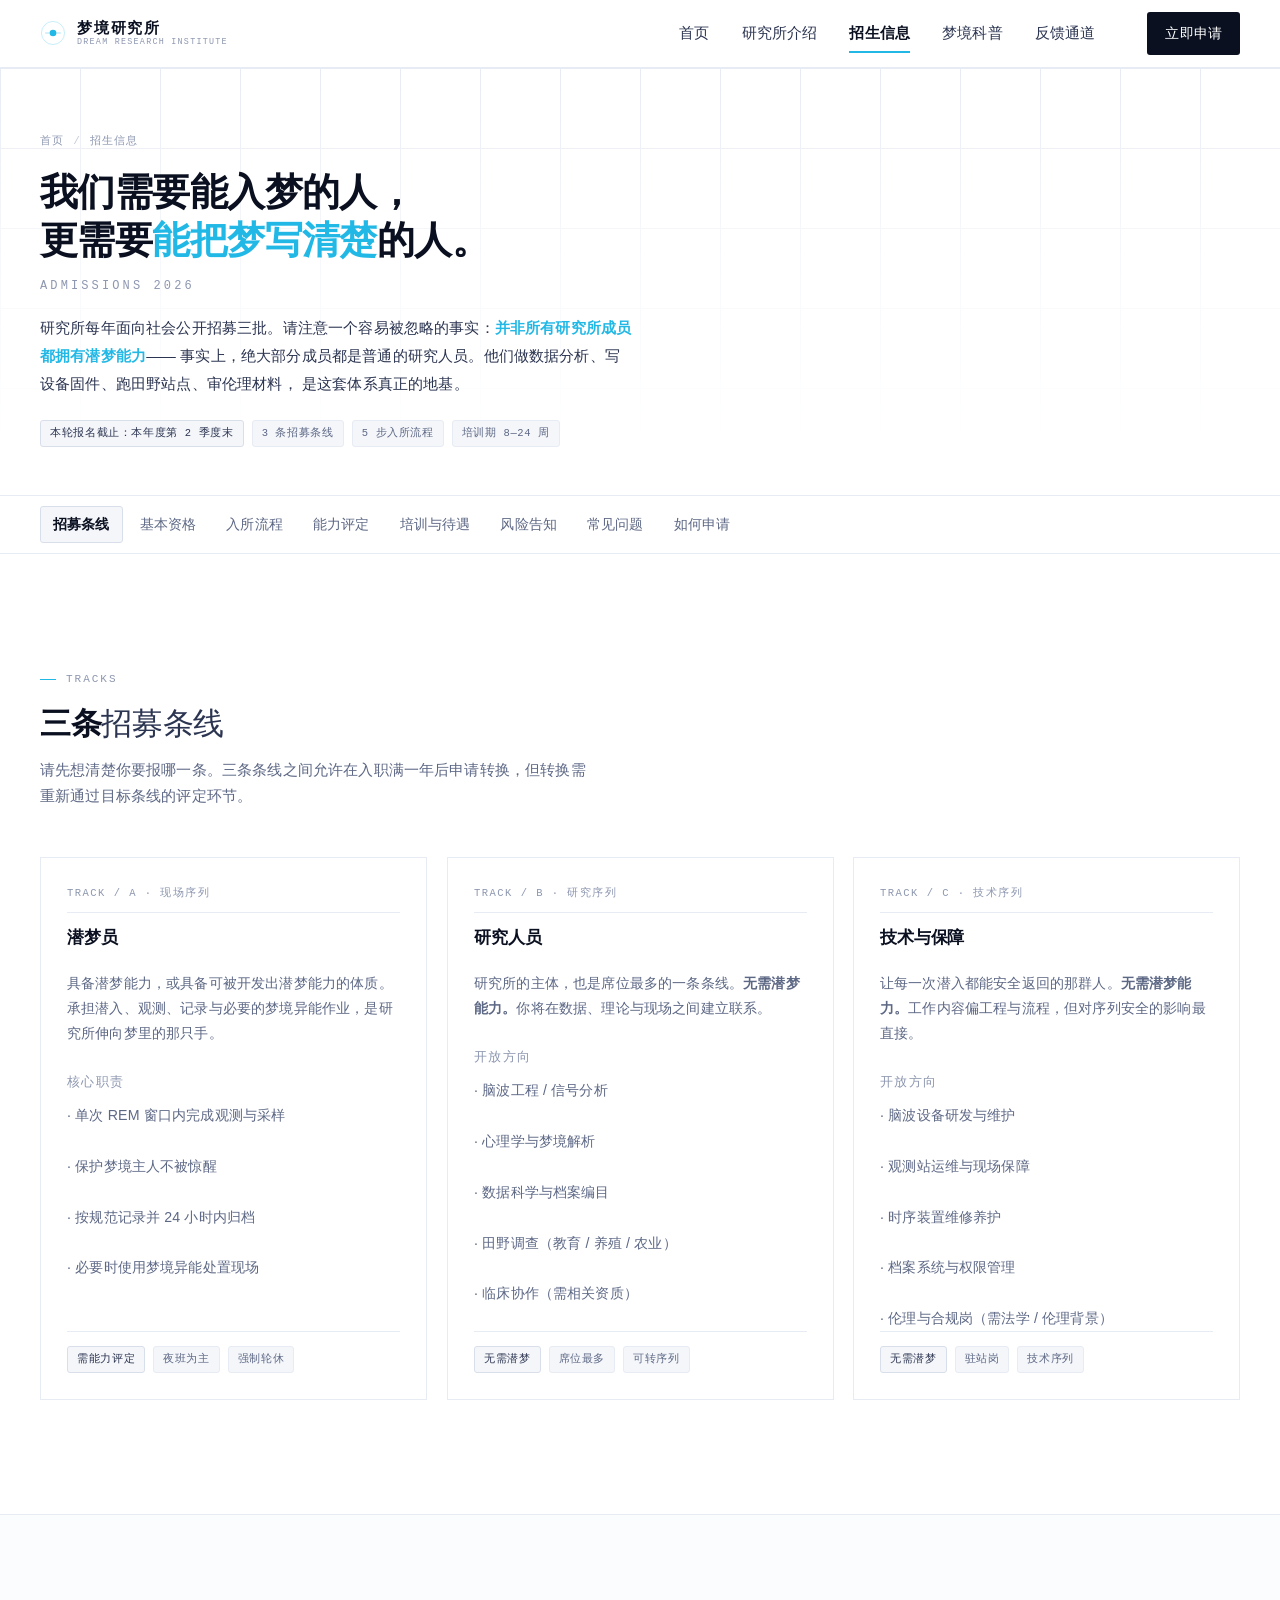
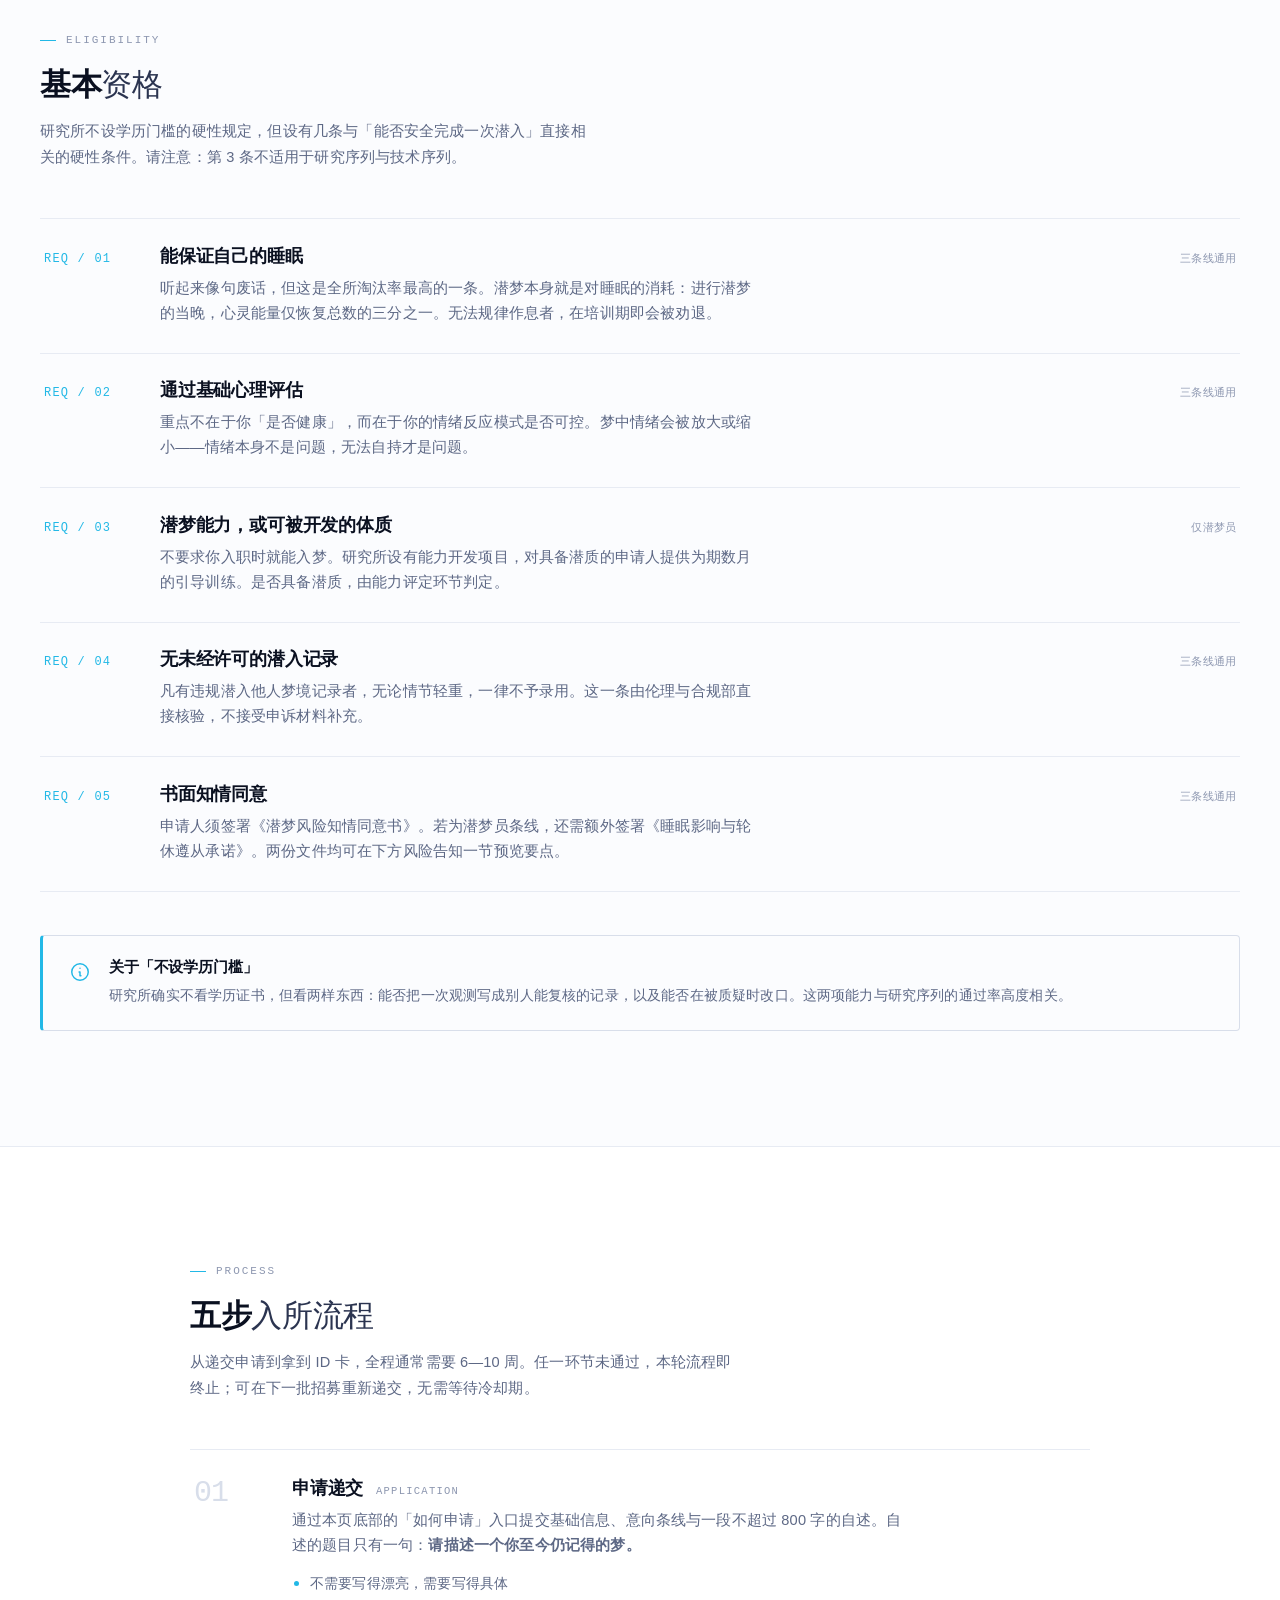
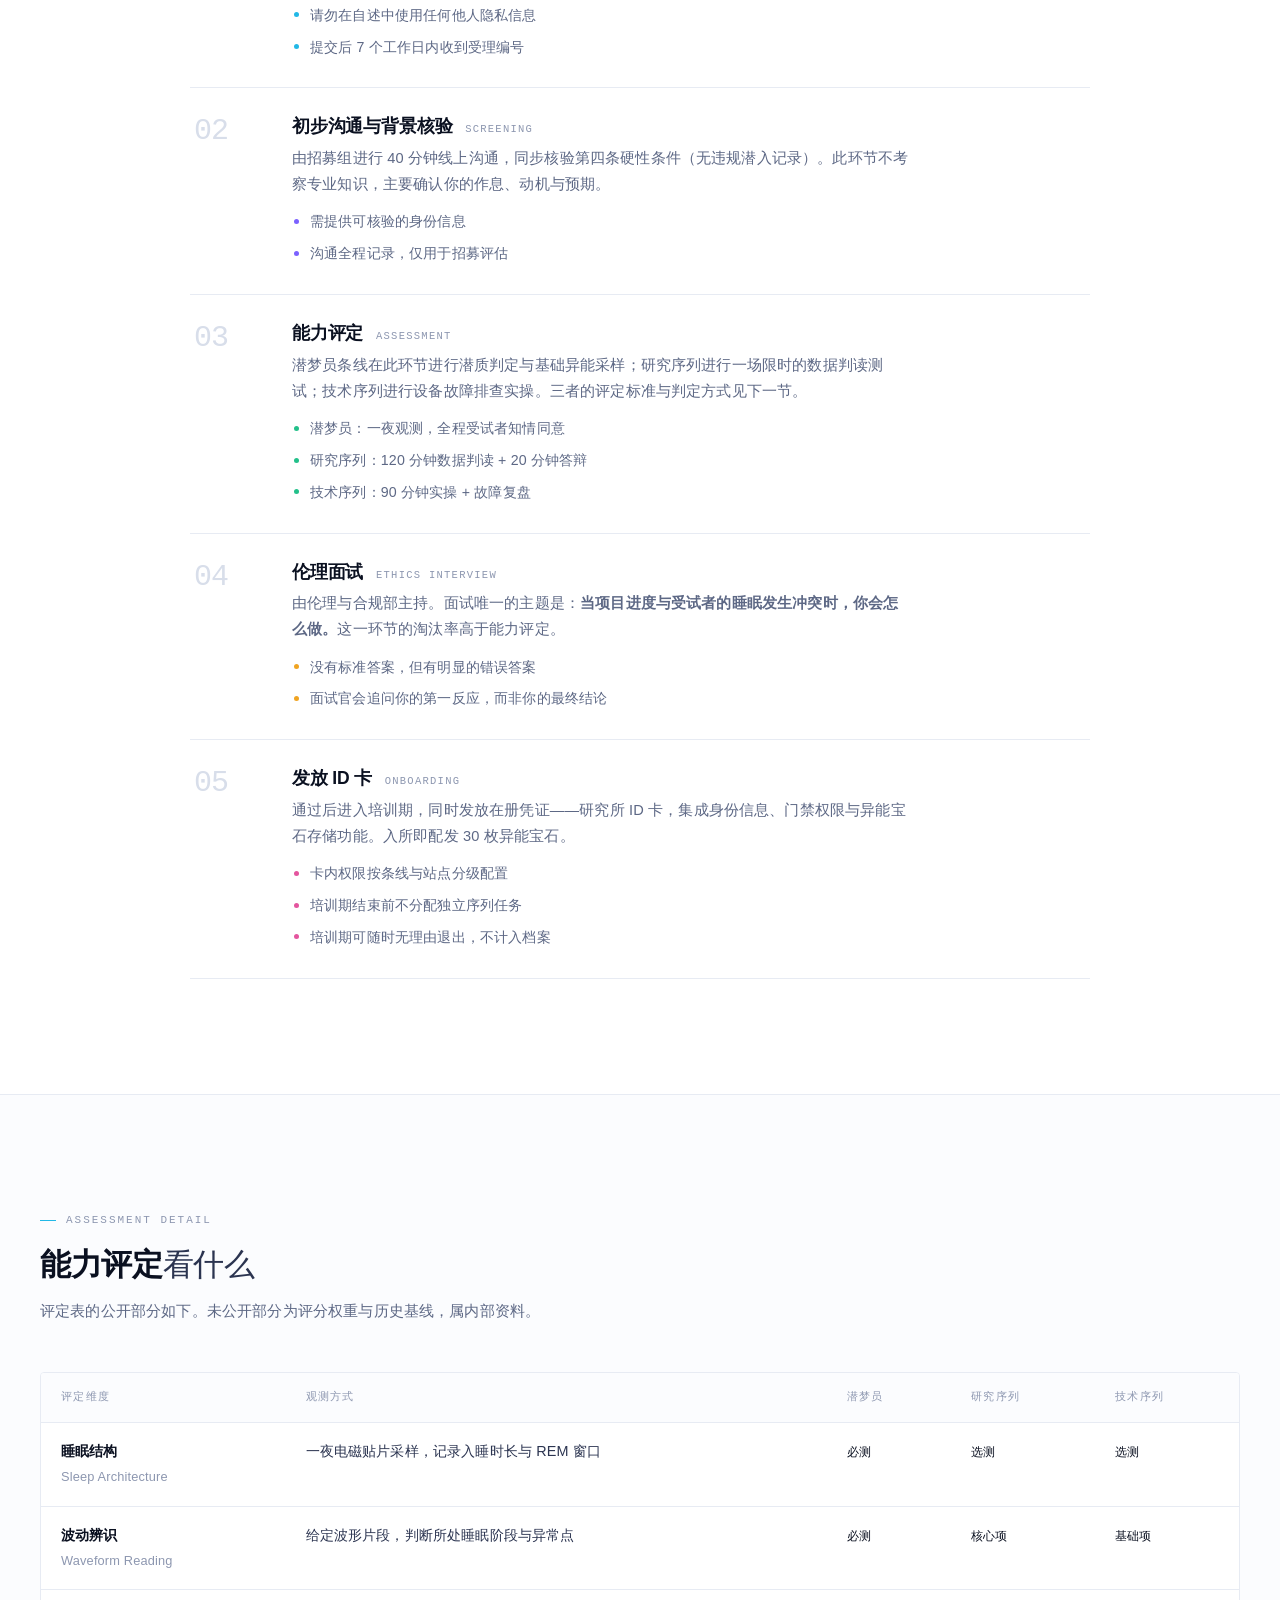
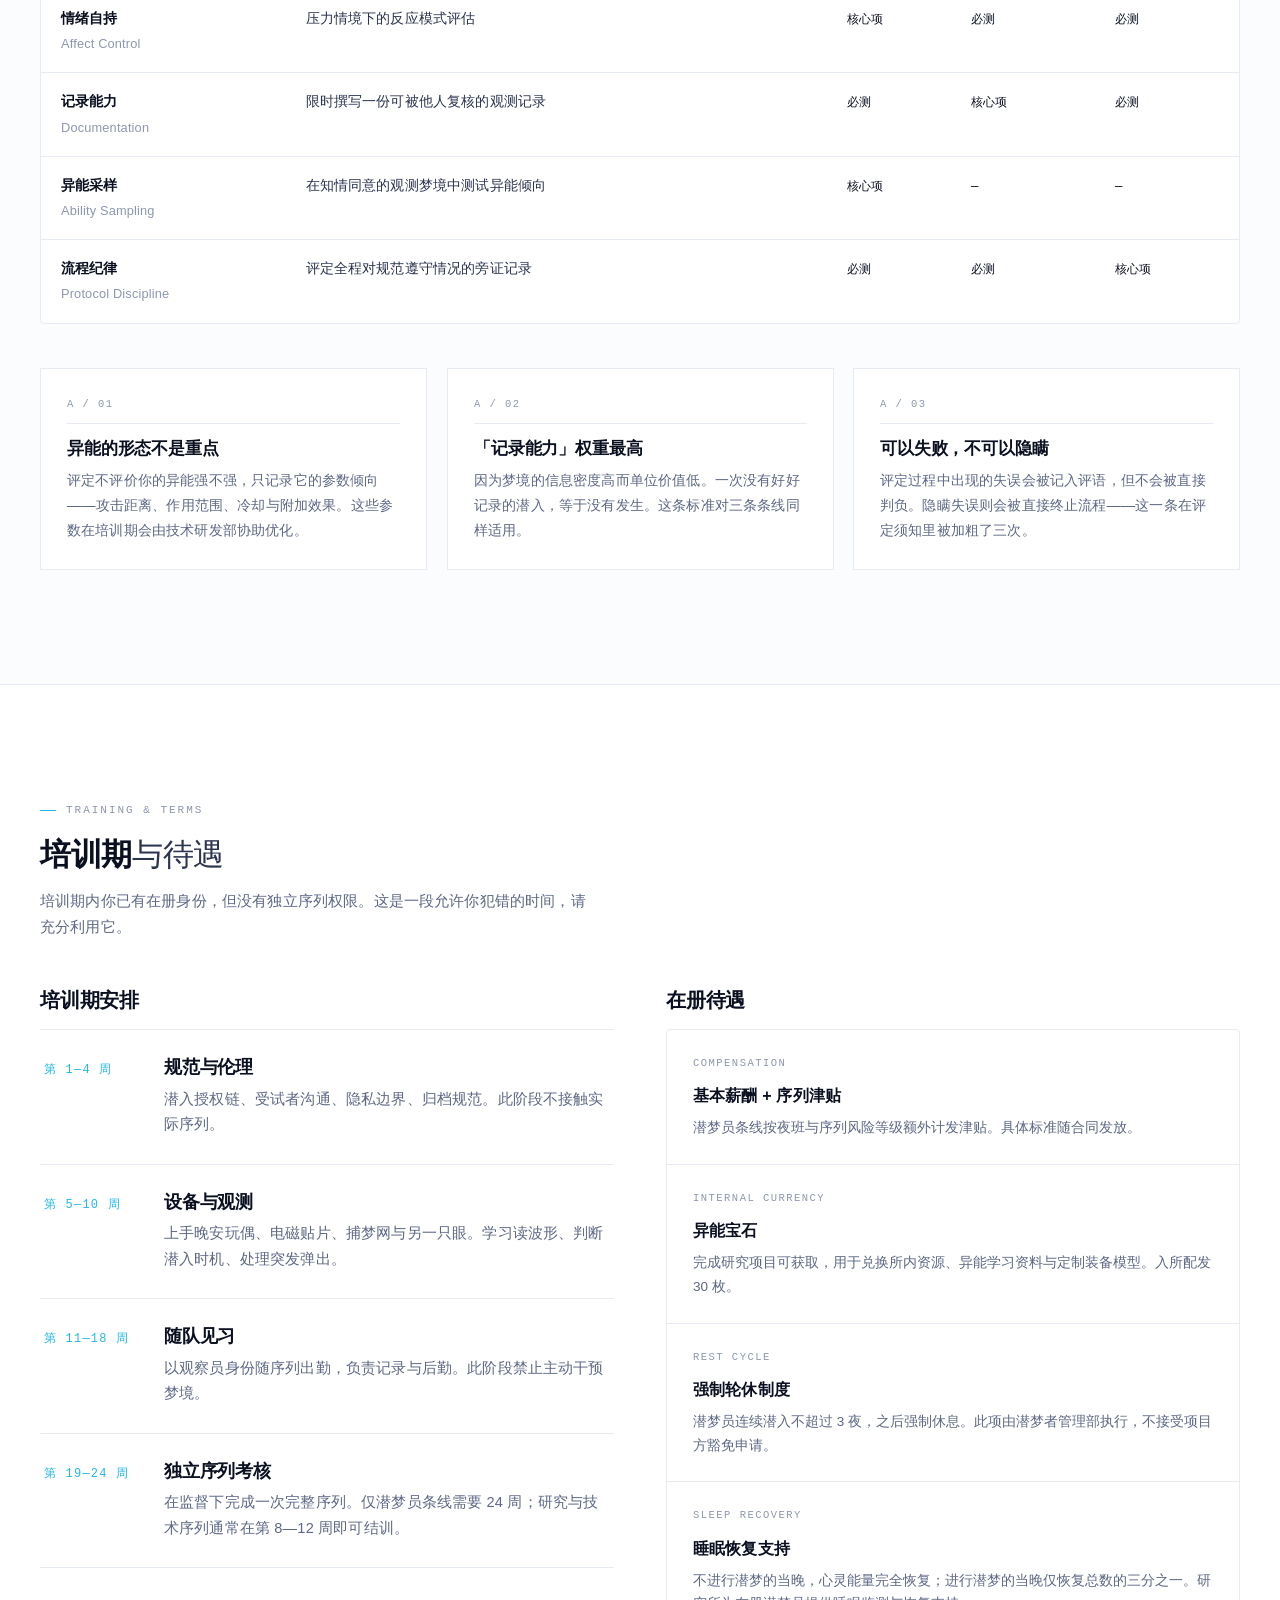
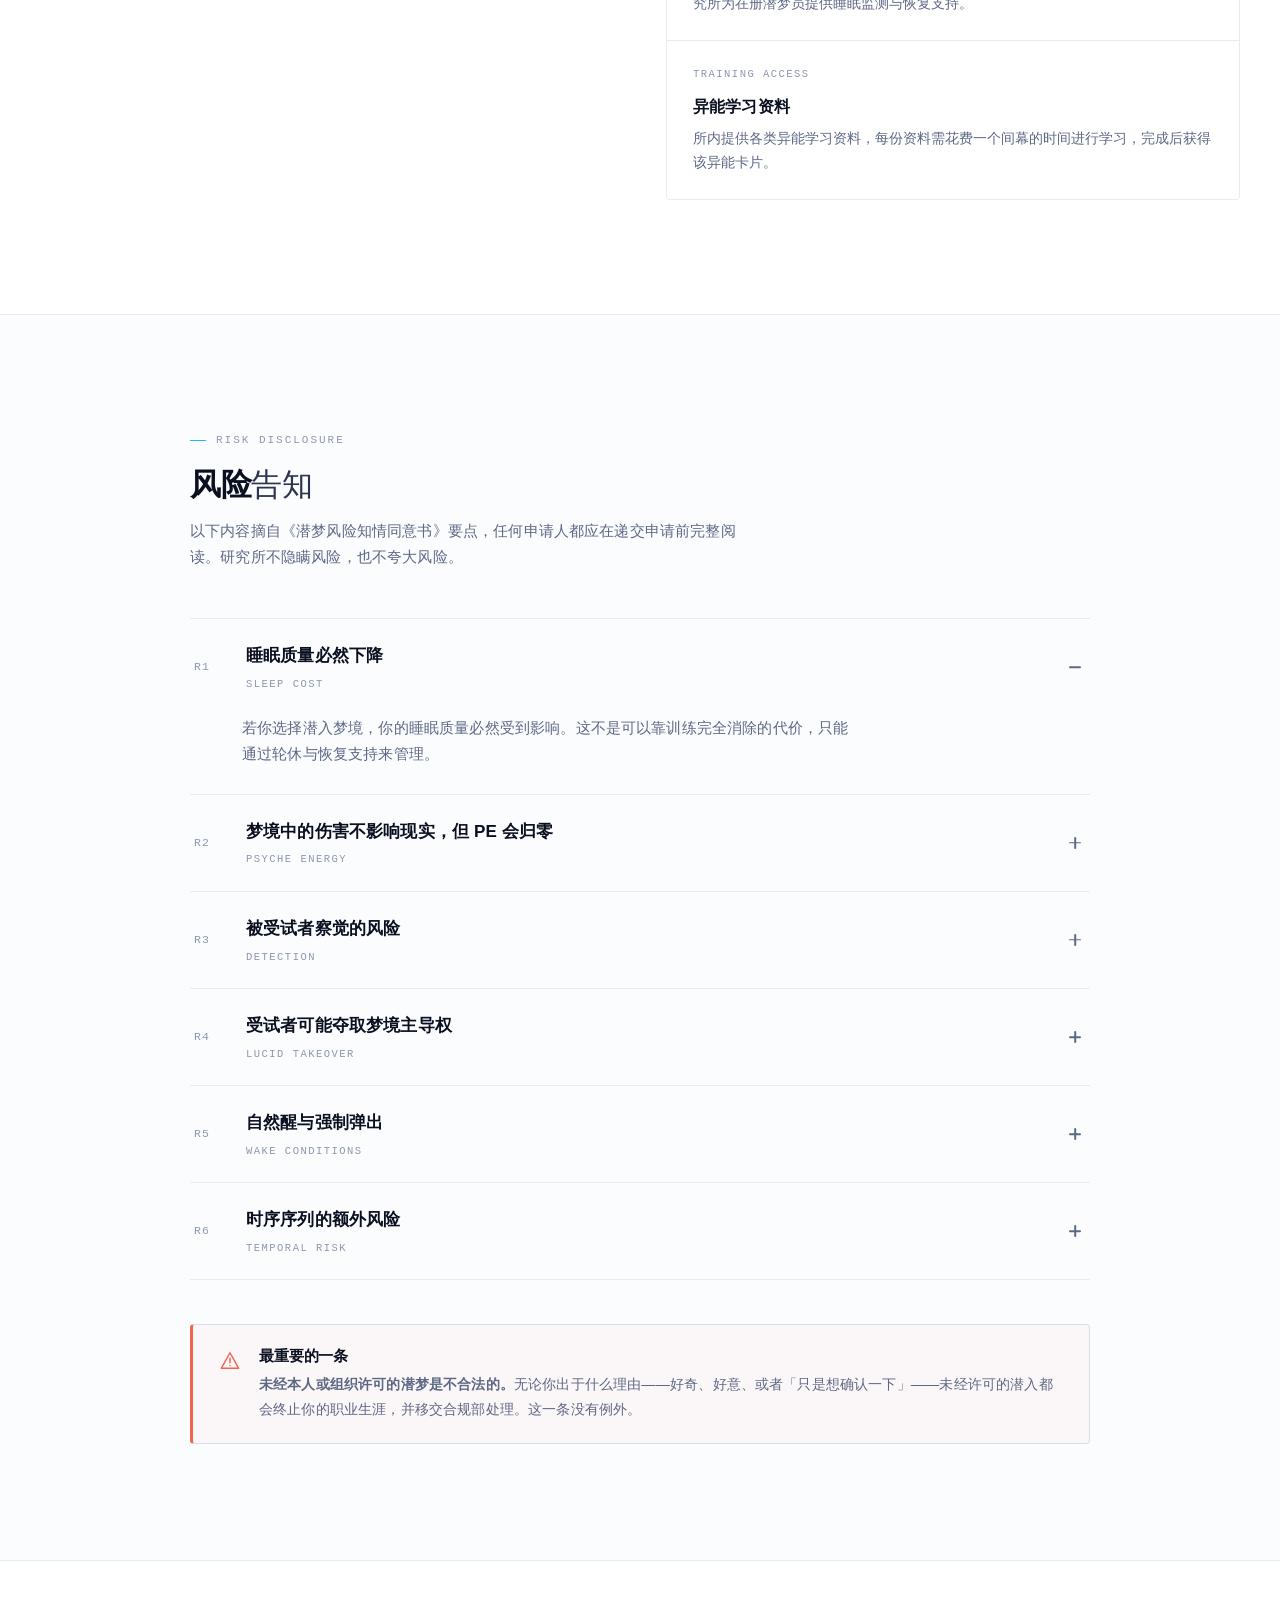
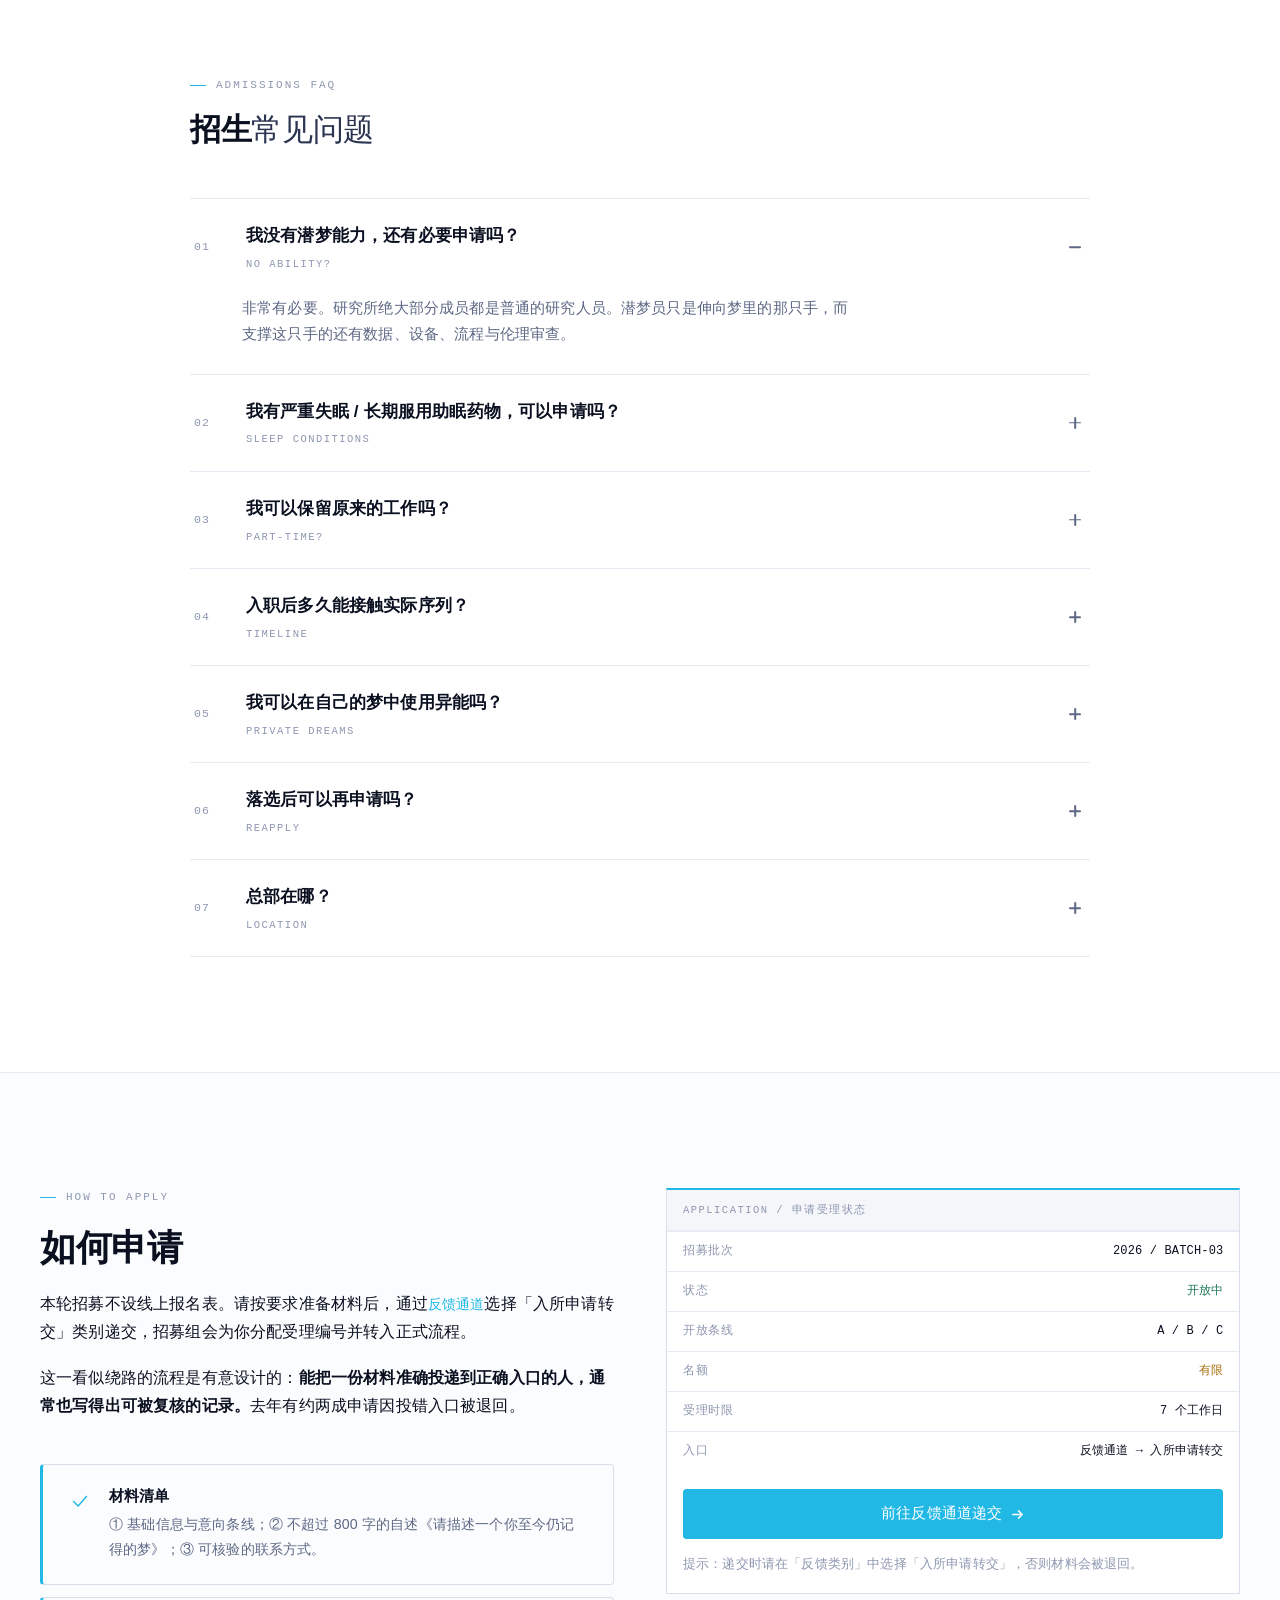
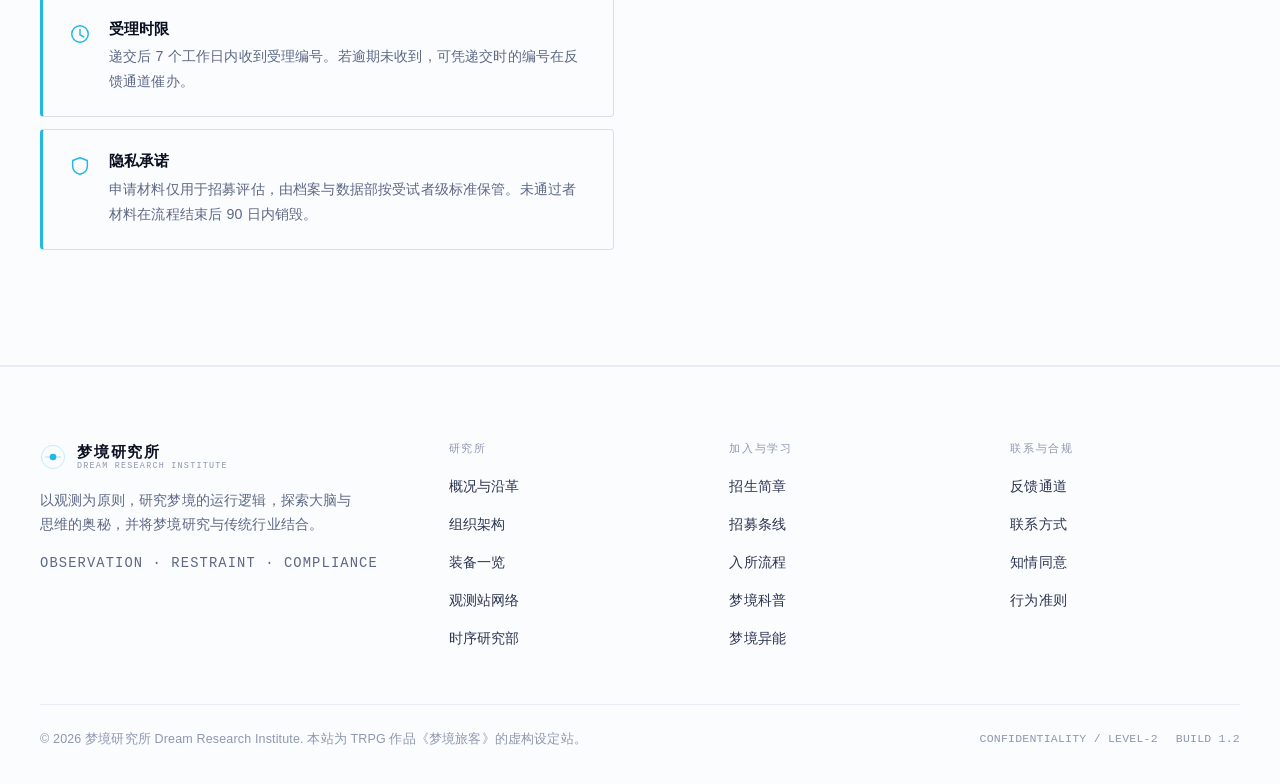
<file: admissions.html>
<!DOCTYPE html>
<html lang="zh-CN">
<head>
<meta charset="UTF-8">
<meta name="viewport" content="width=device-width, initial-scale=1">
<title>招生信息 · 梦境研究所</title>
<meta name="description" content="梦境研究所招生简章：招募条线、基本资格、五步入所流程、能力评定、培训期安排、待遇与轮休、风险告知与常见问题。">
<meta name="theme-color" content="#ffffff">
<link rel="icon" href="assets/favicon.svg" type="image/svg+xml">
<link rel="stylesheet" href="assets/style.css">
</head>
<body data-accent="cyan">

<header class="nav">
  <div class="wrap nav__inner">
    <a class="brand" href="index.html" aria-label="梦境研究所 首页">
      <svg class="brand__mark" viewBox="0 0 32 32" fill="none" aria-hidden="true"><circle cx="16" cy="16" r="14.2" stroke="currentColor" stroke-width="1.1" opacity=".28"/><path d="M6.4 16h19.2" stroke="currentColor" stroke-width="1.1" opacity=".45"/><circle cx="16" cy="16" r="4.1" fill="currentColor"/></svg>
      <span class="brand__text">
        <span class="brand__cn">梦境研究所</span>
        <span class="brand__en">Dream Research Institute</span>
      </span>
    </a>
    <button class="nav__toggle" type="button" aria-label="展开导航菜单" aria-expanded="false"><span></span></button>
    <nav class="nav__links" aria-label="主导航">
      <a class="nav__link" href="index.html">首页</a>
      <a class="nav__link" href="about.html">研究所介绍</a>
      <a class="nav__link" href="admissions.html" aria-current="page">招生信息</a>
      <a class="nav__link" href="dream-science.html">梦境科普</a>
      <a class="nav__link" href="feedback.html">反馈通道</a>
    </nav>
    <a class="nav__cta" href="#apply">立即申请</a>
  </div>
  <div class="scroll-progress" aria-hidden="true"></div>
</header>

<main>

<!-- ============================ 页头 ============================ -->
<section class="phead">
  <div class="gridlines" aria-hidden="true"></div>
  <div class="wrap phead__inner">
    <nav class="breadcrumb" aria-label="面包屑">
      <a href="index.html">首页</a><span class="sep">/</span><span>招生信息</span>
    </nav>
    <h1>
      我们需要能入梦的人，<br>更需要<span style="color:var(--accent)">能把梦写清楚</span>的人。
      <span class="en">Admissions 2026</span>
    </h1>
    <p class="phead__lede">
      研究所每年面向社会公开招募三批。请注意一个容易被忽略的事实：<span class="kw">并非所有研究所成员都拥有潜梦能力</span>——
      事实上，绝大部分成员都是普通的研究人员。他们做数据分析、写设备固件、跑田野站点、审伦理材料，
      是这套体系真正的地基。
    </p>
    <div class="phead__meta">
      <span class="chip chip--accent">本轮报名截止：本年度第 2 季度末</span>
      <span class="chip">3 条招募条线</span>
      <span class="chip">5 步入所流程</span>
      <span class="chip">培训期 8—24 周</span>
    </div>
  </div>
</section>

<div class="subnav">
  <div class="wrap subnav__inner">
    <a href="#tracks">招募条线</a>
    <a href="#eligibility">基本资格</a>
    <a href="#process">入所流程</a>
    <a href="#assessment">能力评定</a>
    <a href="#training">培训与待遇</a>
    <a href="#risk">风险告知</a>
    <a href="#faq">常见问题</a>
    <a href="#apply">如何申请</a>
  </div>
</div>

<!-- ============================ 招募条线 ============================ -->
<section class="section" id="tracks">
  <div class="wrap">
    <div class="section-head reveal">
      <span class="eyebrow">Tracks</span>
      <h2>三条<span class="thin">招募条线</span></h2>
      <p>请先想清楚你要报哪一条。三条条线之间允许在入职满一年后申请转换，但转换需重新通过目标条线的评定环节。</p>
    </div>

    <div class="grid grid--3">
      <!-- A -->
      <article class="card reveal" data-accent="violet" style="display:flex;flex-direction:column">
        <span class="card__index">TRACK / A · 现场序列</span>
        <h3>潜梦员</h3>
        <p class="mt-s">具备潜梦能力，或具备可被开发出潜梦能力的体质。承担潜入、观测、记录与必要的梦境异能作业，是研究所伸向梦里的那只手。</p>

        <div class="mt-m" style="display:grid;gap:9px">
          <div class="mono tiny" style="color:var(--ink-4);letter-spacing:.1em">核心职责</div>
          <ul class="prose" style="font-size:14.2px;color:var(--ink-3);display:grid;gap:8px">
            <li>· 单次 REM 窗口内完成观测与采样</li>
            <li>· 保护梦境主人不被惊醒</li>
            <li>· 按规范记录并 24 小时内归档</li>
            <li>· 必要时使用梦境异能处置现场</li>
          </ul>
        </div>

        <div class="card__meta" style="margin-top:auto">
          <span class="chip chip--accent">需能力评定</span>
          <span class="chip">夜班为主</span>
          <span class="chip">强制轮休</span>
        </div>
      </article>

      <!-- B -->
      <article class="card reveal" data-delay="90" data-accent="cyan" style="display:flex;flex-direction:column">
        <span class="card__index">TRACK / B · 研究序列</span>
        <h3>研究人员</h3>
        <p class="mt-s">研究所的主体，也是席位最多的一条条线。<strong>无需潜梦能力。</strong>你将在数据、理论与现场之间建立联系。</p>

        <div class="mt-m" style="display:grid;gap:9px">
          <div class="mono tiny" style="color:var(--ink-4);letter-spacing:.1em">开放方向</div>
          <ul class="prose" style="font-size:14.2px;color:var(--ink-3);display:grid;gap:8px">
            <li>· 脑波工程 / 信号分析</li>
            <li>· 心理学与梦境解析</li>
            <li>· 数据科学与档案编目</li>
            <li>· 田野调查（教育 / 养殖 / 农业）</li>
            <li>· 临床协作（需相关资质）</li>
          </ul>
        </div>

        <div class="card__meta" style="margin-top:auto">
          <span class="chip chip--accent">无需潜梦</span>
          <span class="chip">席位最多</span>
          <span class="chip">可转序列</span>
        </div>
      </article>

      <!-- C -->
      <article class="card reveal" data-delay="180" data-accent="amber" style="display:flex;flex-direction:column">
        <span class="card__index">TRACK / C · 技术序列</span>
        <h3>技术与保障</h3>
        <p class="mt-s">让每一次潜入都能安全返回的那群人。<strong>无需潜梦能力。</strong>工作内容偏工程与流程，但对序列安全的影响最直接。</p>

        <div class="mt-m" style="display:grid;gap:9px">
          <div class="mono tiny" style="color:var(--ink-4);letter-spacing:.1em">开放方向</div>
          <ul class="prose" style="font-size:14.2px;color:var(--ink-3);display:grid;gap:8px">
            <li>· 脑波设备研发与维护</li>
            <li>· 观测站运维与现场保障</li>
            <li>· 时序装置维修养护</li>
            <li>· 档案系统与权限管理</li>
            <li>· 伦理与合规岗（需法学 / 伦理背景）</li>
          </ul>
        </div>

        <div class="card__meta" style="margin-top:auto">
          <span class="chip chip--accent">无需潜梦</span>
          <span class="chip">驻站岗</span>
          <span class="chip">技术序列</span>
        </div>
      </article>
    </div>
  </div>
</section>

<!-- ============================ 基本资格 ============================ -->
<section class="section section--alt" id="eligibility">
  <div class="wrap">
    <div class="section-head reveal">
      <span class="eyebrow">Eligibility</span>
      <h2>基本<span class="thin">资格</span></h2>
      <p>研究所不设学历门槛的硬性规定，但设有几条与「能否安全完成一次潜入」直接相关的硬性条件。请注意：第 3 条不适用于研究序列与技术序列。</p>
    </div>

    <div class="rows">
      <div class="row reveal">
        <span class="row__key">REQ / 01</span>
        <div class="row__main">
          <h3>能保证自己的睡眠</h3>
          <p>听起来像句废话，但这是全所淘汰率最高的一条。潜梦本身就是对睡眠的消耗：进行潜梦的当晚，心灵能量仅恢复总数的三分之一。无法规律作息者，在培训期即会被劝退。</p>
        </div>
        <span class="row__tag">三条线通用</span>
      </div>

      <div class="row reveal">
        <span class="row__key">REQ / 02</span>
        <div class="row__main">
          <h3>通过基础心理评估</h3>
          <p>重点不在于你「是否健康」，而在于你的情绪反应模式是否可控。梦中情绪会被放大或缩小——情绪本身不是问题，无法自持才是问题。</p>
        </div>
        <span class="row__tag">三条线通用</span>
      </div>

      <div class="row reveal">
        <span class="row__key">REQ / 03</span>
        <div class="row__main">
          <h3>潜梦能力，或可被开发的体质</h3>
          <p>不要求你入职时就能入梦。研究所设有能力开发项目，对具备潜质的申请人提供为期数月的引导训练。是否具备潜质，由能力评定环节判定。</p>
        </div>
        <span class="row__tag">仅潜梦员</span>
      </div>

      <div class="row reveal">
        <span class="row__key">REQ / 04</span>
        <div class="row__main">
          <h3>无未经许可的潜入记录</h3>
          <p>凡有违规潜入他人梦境记录者，无论情节轻重，一律不予录用。这一条由伦理与合规部直接核验，不接受申诉材料补充。</p>
        </div>
        <span class="row__tag">三条线通用</span>
      </div>

      <div class="row reveal">
        <span class="row__key">REQ / 05</span>
        <div class="row__main">
          <h3>书面知情同意</h3>
          <p>申请人须签署《潜梦风险知情同意书》。若为潜梦员条线，还需额外签署《睡眠影响与轮休遵从承诺》。两份文件均可在下方风险告知一节预览要点。</p>
        </div>
        <span class="row__tag">三条线通用</span>
      </div>
    </div>

    <div class="notice mt-l reveal">
      <svg class="notice__ico" viewBox="0 0 24 24" fill="none" stroke="currentColor" stroke-width="1.6" stroke-linecap="round" stroke-linejoin="round"><circle cx="12" cy="12" r="9"/><path d="M12 8h.01M11 12h1v4h1"/></svg>
      <div>
        <h4>关于「不设学历门槛」</h4>
        <p>研究所确实不看学历证书，但看两样东西：能否把一次观测写成别人能复核的记录，以及能否在被质疑时改口。这两项能力与研究序列的通过率高度相关。</p>
      </div>
    </div>
  </div>
</section>

<!-- ============================ 入所流程 ============================ -->
<section class="section" id="process">
  <div class="wrap--narrow">
    <div class="section-head reveal">
      <span class="eyebrow">Process</span>
      <h2>五步<span class="thin">入所流程</span></h2>
      <p>从递交申请到拿到 ID 卡，全程通常需要 6—10 周。任一环节未通过，本轮流程即终止；可在下一批招募重新递交，无需等待冷却期。</p>
    </div>

    <div class="steps reveal">
      <div class="step" data-accent="cyan">
        <span class="step__no">01</span>
        <div>
          <h3>申请递交 <span class="en">Application</span></h3>
          <p>通过本页底部的「如何申请」入口提交基础信息、意向条线与一段不超过 800 字的自述。自述的题目只有一句：<strong>请描述一个你至今仍记得的梦。</strong></p>
          <ul>
            <li>不需要写得漂亮，需要写得具体</li>
            <li>请勿在自述中使用任何他人隐私信息</li>
            <li>提交后 7 个工作日内收到受理编号</li>
          </ul>
        </div>
      </div>

      <div class="step" data-accent="violet">
        <span class="step__no">02</span>
        <div>
          <h3>初步沟通与背景核验 <span class="en">Screening</span></h3>
          <p>由招募组进行 40 分钟线上沟通，同步核验第四条硬性条件（无违规潜入记录）。此环节不考察专业知识，主要确认你的作息、动机与预期。</p>
          <ul>
            <li>需提供可核验的身份信息</li>
            <li>沟通全程记录，仅用于招募评估</li>
          </ul>
        </div>
      </div>

      <div class="step" data-accent="lime">
        <span class="step__no">03</span>
        <div>
          <h3>能力评定 <span class="en">Assessment</span></h3>
          <p>潜梦员条线在此环节进行潜质判定与基础异能采样；研究序列进行一场限时的数据判读测试；技术序列进行设备故障排查实操。三者的评定标准与判定方式见下一节。</p>
          <ul>
            <li>潜梦员：一夜观测，全程受试者知情同意</li>
            <li>研究序列：120 分钟数据判读 + 20 分钟答辩</li>
            <li>技术序列：90 分钟实操 + 故障复盘</li>
          </ul>
        </div>
      </div>

      <div class="step" data-accent="amber">
        <span class="step__no">04</span>
        <div>
          <h3>伦理面试 <span class="en">Ethics Interview</span></h3>
          <p>由伦理与合规部主持。面试唯一的主题是：<strong>当项目进度与受试者的睡眠发生冲突时，你会怎么做。</strong>这一环节的淘汰率高于能力评定。</p>
          <ul>
            <li>没有标准答案，但有明显的错误答案</li>
            <li>面试官会追问你的第一反应，而非你的最终结论</li>
          </ul>
        </div>
      </div>

      <div class="step" data-accent="magenta">
        <span class="step__no">05</span>
        <div>
          <h3>发放 ID 卡 <span class="en">Onboarding</span></h3>
          <p>通过后进入培训期，同时发放在册凭证——研究所 ID 卡，集成身份信息、门禁权限与异能宝石存储功能。入所即配发 30 枚异能宝石。</p>
          <ul>
            <li>卡内权限按条线与站点分级配置</li>
            <li>培训期结束前不分配独立序列任务</li>
            <li>培训期可随时无理由退出，不计入档案</li>
          </ul>
        </div>
      </div>
    </div>
  </div>
</section>

<!-- ============================ 能力评定 ============================ -->
<section class="section section--alt" id="assessment">
  <div class="wrap">
    <div class="section-head reveal">
      <span class="eyebrow">Assessment Detail</span>
      <h2>能力评定<span class="thin">看什么</span></h2>
      <p>评定表的公开部分如下。未公开部分为评分权重与历史基线，属内部资料。</p>
    </div>

    <div class="table-wrap reveal">
      <table>
        <thead>
          <tr>
            <th>评定维度</th>
            <th>观测方式</th>
            <th>潜梦员</th>
            <th>研究序列</th>
            <th>技术序列</th>
          </tr>
        </thead>
        <tbody>
          <tr>
            <td><strong>睡眠结构</strong><br><span class="tiny">Sleep Architecture</span></td>
            <td>一夜电磁贴片采样，记录入睡时长与 REM 窗口</td>
            <td><span class="mono">必测</span></td>
            <td><span class="mono">选测</span></td>
            <td><span class="mono">选测</span></td>
          </tr>
          <tr>
            <td><strong>波动辨识</strong><br><span class="tiny">Waveform Reading</span></td>
            <td>给定波形片段，判断所处睡眠阶段与异常点</td>
            <td><span class="mono">必测</span></td>
            <td><span class="mono">核心项</span></td>
            <td><span class="mono">基础项</span></td>
          </tr>
          <tr>
            <td><strong>情绪自持</strong><br><span class="tiny">Affect Control</span></td>
            <td>压力情境下的反应模式评估</td>
            <td><span class="mono">核心项</span></td>
            <td><span class="mono">必测</span></td>
            <td><span class="mono">必测</span></td>
          </tr>
          <tr>
            <td><strong>记录能力</strong><br><span class="tiny">Documentation</span></td>
            <td>限时撰写一份可被他人复核的观测记录</td>
            <td><span class="mono">必测</span></td>
            <td><span class="mono">核心项</span></td>
            <td><span class="mono">必测</span></td>
          </tr>
          <tr>
            <td><strong>异能采样</strong><br><span class="tiny">Ability Sampling</span></td>
            <td>在知情同意的观测梦境中测试异能倾向</td>
            <td><span class="mono">核心项</span></td>
            <td><span class="mono">—</span></td>
            <td><span class="mono">—</span></td>
          </tr>
          <tr>
            <td><strong>流程纪律</strong><br><span class="tiny">Protocol Discipline</span></td>
            <td>评定全程对规范遵守情况的旁证记录</td>
            <td><span class="mono">必测</span></td>
            <td><span class="mono">必测</span></td>
            <td><span class="mono">核心项</span></td>
          </tr>
        </tbody>
      </table>
    </div>

    <div class="grid grid--3 mt-l">
      <div class="card reveal" data-accent="violet">
        <span class="card__index">A / 01</span>
        <h3>异能的形态不是重点</h3>
        <p>评定不评价你的异能强不强，只记录它的参数倾向——攻击距离、作用范围、冷却与附加效果。这些参数在培训期会由技术研发部协助优化。</p>
      </div>
      <div class="card reveal" data-delay="80" data-accent="cyan">
        <span class="card__index">A / 02</span>
        <h3>「记录能力」权重最高</h3>
        <p>因为梦境的信息密度高而单位价值低。一次没有好好记录的潜入，等于没有发生。这条标准对三条条线同样适用。</p>
      </div>
      <div class="card reveal" data-delay="160" data-accent="rose">
        <span class="card__index">A / 03</span>
        <h3>可以失败，不可以隐瞒</h3>
        <p>评定过程中出现的失误会被记入评语，但不会被直接判负。隐瞒失误则会被直接终止流程——这一条在评定须知里被加粗了三次。</p>
      </div>
    </div>
  </div>
</section>

<!-- ============================ 培训与待遇 ============================ -->
<section class="section" id="training">
  <div class="wrap">
    <div class="section-head reveal">
      <span class="eyebrow">Training &amp; Terms</span>
      <h2>培训期<span class="thin">与待遇</span></h2>
      <p>培训期内你已有在册身份，但没有独立序列权限。这是一段允许你犯错的时间，请充分利用它。</p>
    </div>

    <div class="grid grid--2" style="gap:clamp(28px,4vw,52px)">
      <div class="reveal">
        <h3 style="font-size:20px;margin-bottom:16px">培训期安排</h3>
        <div class="rows" style="border-top:1px solid var(--line)">
          <div class="row" style="grid-template-columns:96px minmax(0,1fr)">
            <span class="row__key">第 1—4 周</span>
            <div class="row__main"><h3>规范与伦理</h3><p>潜入授权链、受试者沟通、隐私边界、归档规范。此阶段不接触实际序列。</p></div>
          </div>
          <div class="row" style="grid-template-columns:96px minmax(0,1fr)">
            <span class="row__key">第 5—10 周</span>
            <div class="row__main"><h3>设备与观测</h3><p>上手晚安玩偶、电磁贴片、捕梦网与另一只眼。学习读波形、判断潜入时机、处理突发弹出。</p></div>
          </div>
          <div class="row" style="grid-template-columns:96px minmax(0,1fr)">
            <span class="row__key">第 11—18 周</span>
            <div class="row__main"><h3>随队见习</h3><p>以观察员身份随序列出勤，负责记录与后勤。此阶段禁止主动干预梦境。</p></div>
          </div>
          <div class="row" style="grid-template-columns:96px minmax(0,1fr)">
            <span class="row__key">第 19—24 周</span>
            <div class="row__main"><h3>独立序列考核</h3><p>在监督下完成一次完整序列。仅潜梦员条线需要 24 周；研究与技术序列通常在第 8—12 周即可结训。</p></div>
          </div>
        </div>
      </div>

      <div class="reveal" data-delay="120">
        <h3 style="font-size:20px;margin-bottom:16px">在册待遇</h3>
        <div class="grid" style="gap:12px">
          <div class="spec" style="grid-template-columns:1fr">
            <div class="spec__cell">
              <span class="k">Compensation</span>
              <span class="v">基本薪酬 + 序列津贴
                <small>潜梦员条线按夜班与序列风险等级额外计发津贴。具体标准随合同发放。</small>
              </span>
            </div>
            <div class="spec__cell">
              <span class="k">Internal Currency</span>
              <span class="v">异能宝石
                <small>完成研究项目可获取，用于兑换所内资源、异能学习资料与定制装备模型。入所配发 30 枚。</small>
              </span>
            </div>
            <div class="spec__cell">
              <span class="k">Rest Cycle</span>
              <span class="v">强制轮休制度
                <small>潜梦员连续潜入不超过 3 夜，之后强制休息。此项由潜梦者管理部执行，不接受项目方豁免申请。</small>
              </span>
            </div>
            <div class="spec__cell">
              <span class="k">Sleep Recovery</span>
              <span class="v">睡眠恢复支持
                <small>不进行潜梦的当晚，心灵能量完全恢复；进行潜梦的当晚仅恢复总数的三分之一。研究所为在册潜梦员提供睡眠监测与恢复支持。</small>
              </span>
            </div>
            <div class="spec__cell">
              <span class="k">Training Access</span>
              <span class="v">异能学习资料
                <small>所内提供各类异能学习资料，每份资料需花费一个间幕的时间进行学习，完成后获得该异能卡片。</small>
              </span>
            </div>
          </div>
        </div>
      </div>
    </div>
  </div>
</section>

<!-- ============================ 风险告知 ============================ -->
<section class="section section--alt" id="risk">
  <div class="wrap--narrow">
    <div class="section-head reveal">
      <span class="eyebrow">Risk Disclosure</span>
      <h2>风险<span class="thin">告知</span></h2>
      <p>以下内容摘自《潜梦风险知情同意书》要点，任何申请人都应在递交申请前完整阅读。研究所不隐瞒风险，也不夸大风险。</p>
    </div>

    <div class="accordion reveal" data-exclusive>
      <details class="acc" open>
        <summary class="acc__head" style="list-style:none"><span class="acc__num">R1</span><span class="acc__title">睡眠质量必然下降<span class="en">Sleep Cost</span></span><span class="acc__ico" aria-hidden="true"></span></summary>
        <div class="acc__body"><p>若你选择潜入梦境，你的睡眠质量必然受到影响。这不是可以靠训练完全消除的代价，只能通过轮休与恢复支持来管理。</p></div>
      </details>
      <details class="acc">
        <summary class="acc__head" style="list-style:none"><span class="acc__num">R2</span><span class="acc__title">梦境中的伤害不影响现实，但 PE 会归零<span class="en">Psyche Energy</span></span><span class="acc__ico" aria-hidden="true"></span></summary>
        <div class="acc__body"><p>在梦境中伤害不会造成任何现实中的损伤。但当你在梦中受到伤害时，心灵能量（PE）会相应减少；当 PE 归零时，你会被强制弹出梦境。弹出现象本身是安全的，但伴随的清醒过程可能令人不适。</p></div>
      </details>
      <details class="acc">
        <summary class="acc__head" style="list-style:none"><span class="acc__num">R3</span><span class="acc__title">被受试者察觉的风险<span class="en">Detection</span></span><span class="acc__ico" aria-hidden="true"></span></summary>
        <div class="acc__body"><p>梦境主人可能记起梦境中所发生事件——若其于快速眼动睡眠期因惊吓醒来，记忆会更加清晰。为提供优质睡眠并与受试者维持信任关系，请尽可能避免其受惊或受伤。被察觉将被记入序列档案并触发复核。</p></div>
      </details>
      <details class="acc">
        <summary class="acc__head" style="list-style:none"><span class="acc__num">R4</span><span class="acc__title">受试者可能夺取梦境主导权<span class="en">Lucid Takeover</span></span><span class="acc__ico" aria-hidden="true"></span></summary>
        <div class="acc__body"><p>梦境主人有小概率意识到梦境，并进而主动掌控梦境。此时梦境规则将不再由潜梦者熟悉的方式运作，应立即中止观测并撤离。</p></div>
      </details>
      <details class="acc">
        <summary class="acc__head" style="list-style:none"><span class="acc__num">R5</span><span class="acc__title">自然醒与强制弹出<span class="en">Wake Conditions</span></span><span class="acc__ico" aria-hidden="true"></span></summary>
        <div class="acc__body">
          <p>你可能在以下情况醒来或结束梦境：</p>
          <ul style="margin-top:10px;display:grid;gap:8px;font-size:14.2px;color:var(--ink-3)">
            <li>· REM 期约 40 分钟到达后自然结束，画面逐渐模糊直至失去意识；</li>
            <li>· 梦境主人被外界闹钟惊醒，所有潜梦者被弹出，且主人更可能记住梦境内容；</li>
            <li>· 潜梦者本人被外界闹钟惊醒，不影响主人与其他潜梦者；</li>
            <li>· 潜梦者能量值降为 0，被弹出梦境，不影响他人；</li>
            <li>· 惊吓值降为 0，梦境主人惊醒，同时所有潜梦者被弹出。</li>
          </ul>
        </div>
      </details>
      <details class="acc">
        <summary class="acc__head" style="list-style:none"><span class="acc__num">R6</span><span class="acc__title">时序序列的额外风险<span class="en">Temporal Risk</span></span><span class="acc__ico" aria-hidden="true"></span></summary>
        <div class="acc__body"><p>涉及时序的任务由专门部门执行，不面向新入所成员开放。相关风险告知单独签署，且原则上不得前往未来的时空。</p></div>
      </details>
    </div>

    <div class="notice notice--warn mt-l reveal">
      <svg class="notice__ico" viewBox="0 0 24 24" fill="none" stroke="currentColor" stroke-width="1.6" stroke-linecap="round" stroke-linejoin="round"><path d="M12 3 2.5 20h19L12 3Z"/><path d="M12 9v5M12 17h.01"/></svg>
      <div>
        <h4>最重要的一条</h4>
        <p><strong>未经本人或组织许可的潜梦是不合法的。</strong>无论你出于什么理由——好奇、好意、或者「只是想确认一下」——未经许可的潜入都会终止你的职业生涯，并移交合规部处理。这一条没有例外。</p>
      </div>
    </div>
  </div>
</section>

<!-- ============================ 常见问题 ============================ -->
<section class="section" id="faq">
  <div class="wrap--narrow">
    <div class="section-head reveal">
      <span class="eyebrow">Admissions FAQ</span>
      <h2>招生<span class="thin">常见问题</span></h2>
    </div>

    <div class="accordion reveal" data-exclusive>
      <details class="acc" open>
        <summary class="acc__head" style="list-style:none"><span class="acc__num">01</span><span class="acc__title">我没有潜梦能力，还有必要申请吗？<span class="en">No Ability?</span></span><span class="acc__ico" aria-hidden="true"></span></summary>
        <div class="acc__body"><p>非常有必要。研究所绝大部分成员都是普通的研究人员。潜梦员只是伸向梦里的那只手，而支撑这只手的还有数据、设备、流程与伦理审查。</p></div>
      </details>
      <details class="acc">
        <summary class="acc__head" style="list-style:none"><span class="acc__num">02</span><span class="acc__title">我有严重失眠 / 长期服用助眠药物，可以申请吗？<span class="en">Sleep Conditions</span></span><span class="acc__ico" aria-hidden="true"></span></summary>
        <div class="acc__body"><p>研究序列与技术序列通常不受影响，可正常申请。潜梦员条线需在能力评定中由专业人员个案判断——核心问题是你的 REM 结构是否稳定到足以支撑一次完整的潜入与安全返回。</p></div>
      </details>
      <details class="acc">
        <summary class="acc__head" style="list-style:none"><span class="acc__num">03</span><span class="acc__title">我可以保留原来的工作吗？<span class="en">Part-time?</span></span><span class="acc__ico" aria-hidden="true"></span></summary>
        <div class="acc__body"><p>研究序列与技术序列支持项目制兼职协作。潜梦员条线要求全职——不是因为工作量大，而是因为轮休制度需要研究所掌握你的作息。</p></div>
      </details>
      <details class="acc">
        <summary class="acc__head" style="list-style:none"><span class="acc__num">04</span><span class="acc__title">入职后多久能接触实际序列？<span class="en">Timeline</span></span><span class="acc__ico" aria-hidden="true"></span></summary>
        <div class="acc__body"><p>研究与技术序列通常在第 8—12 周结训后即可参与。潜梦员条线需要 24 周，其中第 11—18 周为随队见习期，此阶段禁止主动干预梦境。</p></div>
      </details>
      <details class="acc">
        <summary class="acc__head" style="list-style:none"><span class="acc__num">05</span><span class="acc__title">我可以在自己的梦中使用异能吗？<span class="en">Private Dreams</span></span><span class="acc__ico" aria-hidden="true"></span></summary>
        <div class="acc__body"><p>可以。你可以尝试清醒梦，创造属于你的梦境并邀请他人进入你的梦境中。但请注意，邀请他人进入你的梦境同样属于潜入行为，需完成授权与登记。</p></div>
      </details>
      <details class="acc">
        <summary class="acc__head" style="list-style:none"><span class="acc__num">06</span><span class="acc__title">落选后可以再申请吗？<span class="en">Reapply</span></span><span class="acc__ico" aria-hidden="true"></span></summary>
        <div class="acc__body"><p>可以，无需等待冷却期。落选评语会一并反馈给你——包括你在哪一项上失分，以及建议你补什么。我们见过在第 3 次申请时入职的成员。</p></div>
      </details>
      <details class="acc">
        <summary class="acc__head" style="list-style:none"><span class="acc__num">07</span><span class="acc__title">总部在哪？<span class="en">Location</span></span><span class="acc__ico" aria-hidden="true"></span></summary>
        <div class="acc__body"><p>出于序列安全与受试者隐私考虑，总部坐标不公开。入职后会告知你就近的站点或分部，日常通勤与驻站由观测站与分部运维部安排。</p></div>
      </details>
    </div>
  </div>
</section>

<!-- ============================ 如何申请 ============================ -->
<section class="section section--alt" id="apply">
  <div class="wrap">
    <div class="grid grid--2" style="gap:clamp(28px,4vw,52px);align-items:start">
      <div class="reveal">
        <span class="eyebrow">How to Apply</span>
        <h2 style="font-size:clamp(24px,3vw,36px);margin:18px 0 20px">如何申请</h2>
        <div class="prose">
          <p>本轮招募不设线上报名表。请按要求准备材料后，通过<a class="link-arrow" href="feedback.html" style="color:var(--accent)">反馈通道</a>选择「入所申请转交」类别递交，招募组会为你分配受理编号并转入正式流程。</p>
          <p>这一看似绕路的流程是有意设计的：<strong>能把一份材料准确投递到正确入口的人，通常也写得出可被复核的记录。</strong>去年有约两成申请因投错入口被退回。</p>
        </div>

        <div class="mt-l" style="display:grid;gap:12px">
          <div class="notice"><svg class="notice__ico" viewBox="0 0 24 24" fill="none" stroke="currentColor" stroke-width="1.6" stroke-linecap="round" stroke-linejoin="round"><path d="M5 12.5 10 17.5 19 7"/></svg><div><h4>材料清单</h4><p>① 基础信息与意向条线；② 不超过 800 字的自述《请描述一个你至今仍记得的梦》；③ 可核验的联系方式。</p></div></div>
          <div class="notice"><svg class="notice__ico" viewBox="0 0 24 24" fill="none" stroke="currentColor" stroke-width="1.6" stroke-linecap="round" stroke-linejoin="round"><circle cx="12" cy="12" r="9"/><path d="M12 7v6l4 2"/></svg><div><h4>受理时限</h4><p>递交后 7 个工作日内收到受理编号。若逾期未收到，可凭递交时的编号在反馈通道催办。</p></div></div>
          <div class="notice"><svg class="notice__ico" viewBox="0 0 24 24" fill="none" stroke="currentColor" stroke-width="1.6" stroke-linecap="round" stroke-linejoin="round"><path d="M12 3 4 6v6c0 5 3.4 8 8 9 4.6-1 8-4 8-9V6l-8-3Z"/></svg><div><h4>隐私承诺</h4><p>申请材料仅用于招募评估，由档案与数据部按受试者级标准保管。未通过者材料在流程结束后 90 日内销毁。</p></div></div>
        </div>
      </div>

      <div class="reveal" data-delay="120">
        <div class="panel">
          <div class="panel__bar">
            <span class="dots" aria-hidden="true"><i></i><i></i><i></i></span>
            <span class="panel__title">APPLICATION / 申请受理状态</span>
          </div>
          <div class="readout" style="border-top:1px solid var(--line)">
            <div class="readout__row"><span class="k">招募批次</span><span class="v">2026 / BATCH-03</span></div>
            <div class="readout__row"><span class="k">状态</span><span class="v ok">开放中</span></div>
            <div class="readout__row"><span class="k">开放条线</span><span class="v">A / B / C</span></div>
            <div class="readout__row"><span class="k">名额</span><span class="v warn">有限</span></div>
            <div class="readout__row"><span class="k">受理时限</span><span class="v">7 个工作日</span></div>
            <div class="readout__row"><span class="k">入口</span><span class="v crit">反馈通道 → 入所申请转交</span></div>
          </div>
          <div class="panel__body">
            <a class="btn btn--accent btn--block" href="feedback.html">
              前往反馈通道递交
              <svg viewBox="0 0 16 16" fill="none" stroke="currentColor" stroke-width="1.7" stroke-linecap="round" stroke-linejoin="round"><path d="M3 8h10M9 4l4 4-4 4"/></svg>
            </a>
            <p class="tiny mt-s">提示：递交时请在「反馈类别」中选择「入所申请转交」，否则材料会被退回。</p>
          </div>
        </div>
      </div>
    </div>
  </div>
</section>

</main>

<footer class="footer">
  <div class="wrap">
    <div class="footer__grid">
      <div class="footer__brand">
        <a class="brand" href="index.html">
          <svg class="brand__mark" viewBox="0 0 32 32" fill="none" aria-hidden="true"><circle cx="16" cy="16" r="14.2" stroke="currentColor" stroke-width="1.1" opacity=".28"/><path d="M6.4 16h19.2" stroke="currentColor" stroke-width="1.1" opacity=".45"/><circle cx="16" cy="16" r="4.1" fill="currentColor"/></svg>
          <span class="brand__text">
            <span class="brand__cn">梦境研究所</span>
            <span class="brand__en">Dream Research Institute</span>
          </span>
        </a>
        <p>以观测为原则，研究梦境的运行逻辑，探索大脑与思维的奥秘，并将梦境研究与传统行业结合。</p>
        <p class="tiny mono mt-s" style="letter-spacing:.08em">OBSERVATION · RESTRAINT · COMPLIANCE</p>
      </div>
      <div>
        <h5>研究所</h5>
        <ul>
          <li><a href="about.html">概况与沿革</a></li>
          <li><a href="about.html#departments">组织架构</a></li>
          <li><a href="about.html#devices">装备一览</a></li>
          <li><a href="about.html#stations">观测站网络</a></li>
          <li><a href="about.html#temporal">时序研究部</a></li>
        </ul>
      </div>
      <div>
        <h5>加入与学习</h5>
        <ul>
          <li><a href="admissions.html">招生简章</a></li>
          <li><a href="admissions.html#tracks">招募条线</a></li>
          <li><a href="admissions.html#process">入所流程</a></li>
          <li><a href="dream-science.html">梦境科普</a></li>
          <li><a href="dream-science.html#abilities">梦境异能</a></li>
        </ul>
      </div>
      <div>
        <h5>联系与合规</h5>
        <ul>
          <li><a href="feedback.html">反馈通道</a></li>
          <li><a href="feedback.html#channels">联系方式</a></li>
          <li><a href="feedback.html#ethics">知情同意</a></li>
          <li><a href="feedback.html#conduct">行为准则</a></li>
        </ul>
      </div>
    </div>
    <div class="footer__bottom">
      <span>© <span data-year>2026</span> 梦境研究所 Dream Research Institute. 本站为 TRPG 作品《梦境旅客》的虚构设定站。</span>
      <span class="footer__legal">
        <span class="mono">CONFIDENTIALITY / LEVEL-2</span>
        <span class="mono">BUILD 1.2</span>
      </span>
    </div>
  </div>
</footer>

<script src="assets/app.js"></script>
</body>
</html>
</file>
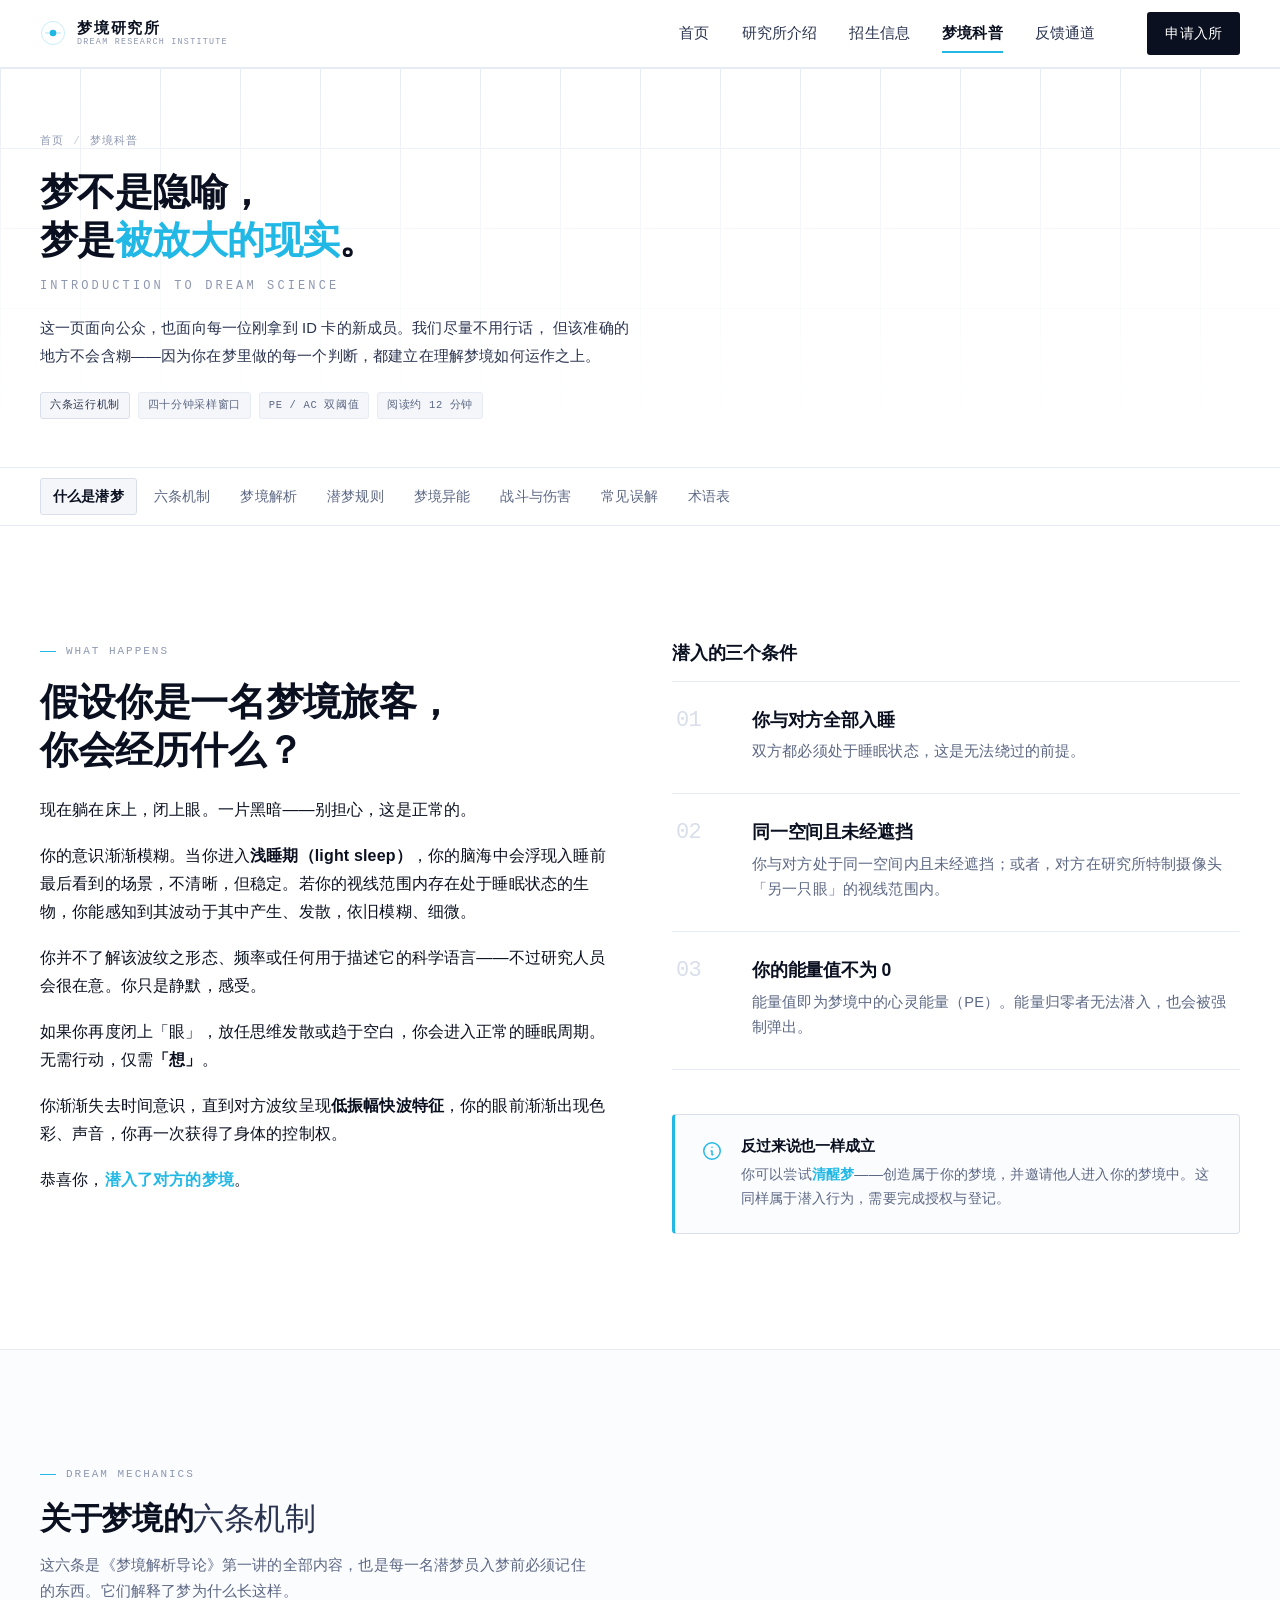
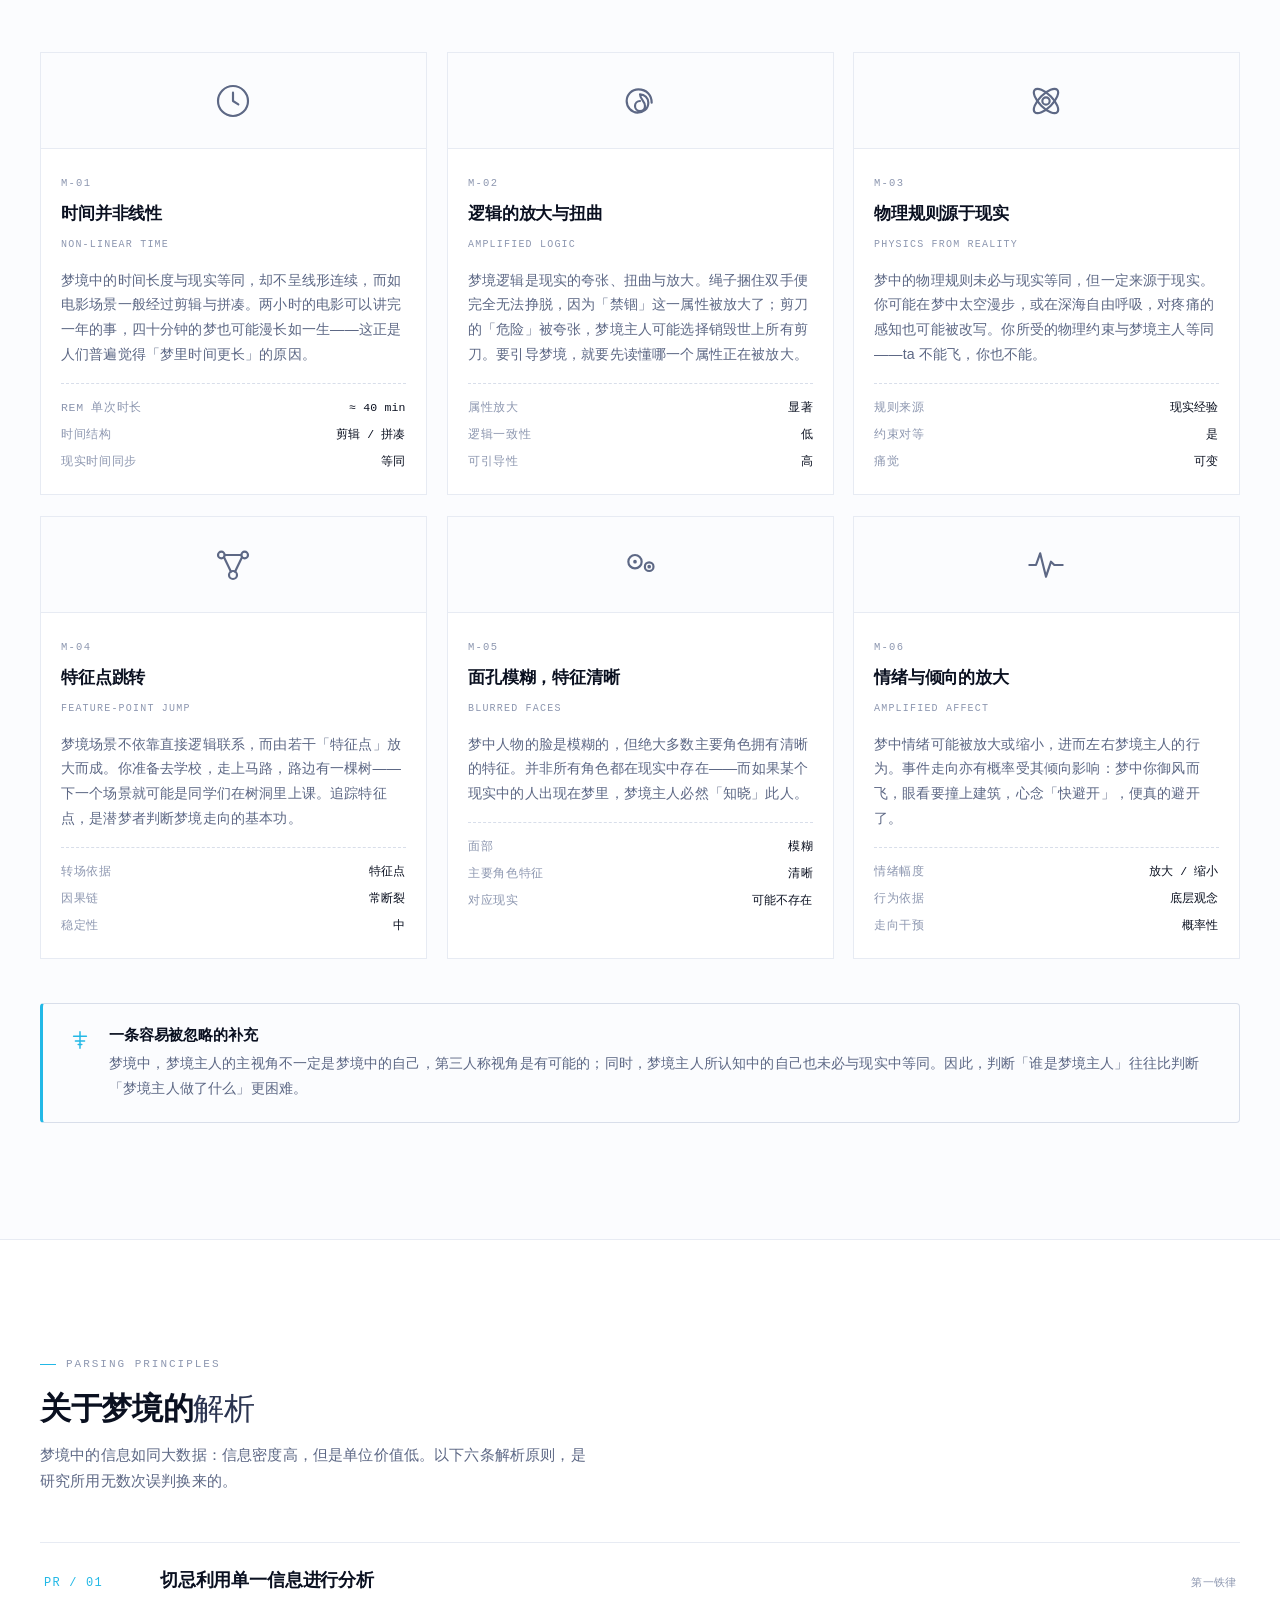
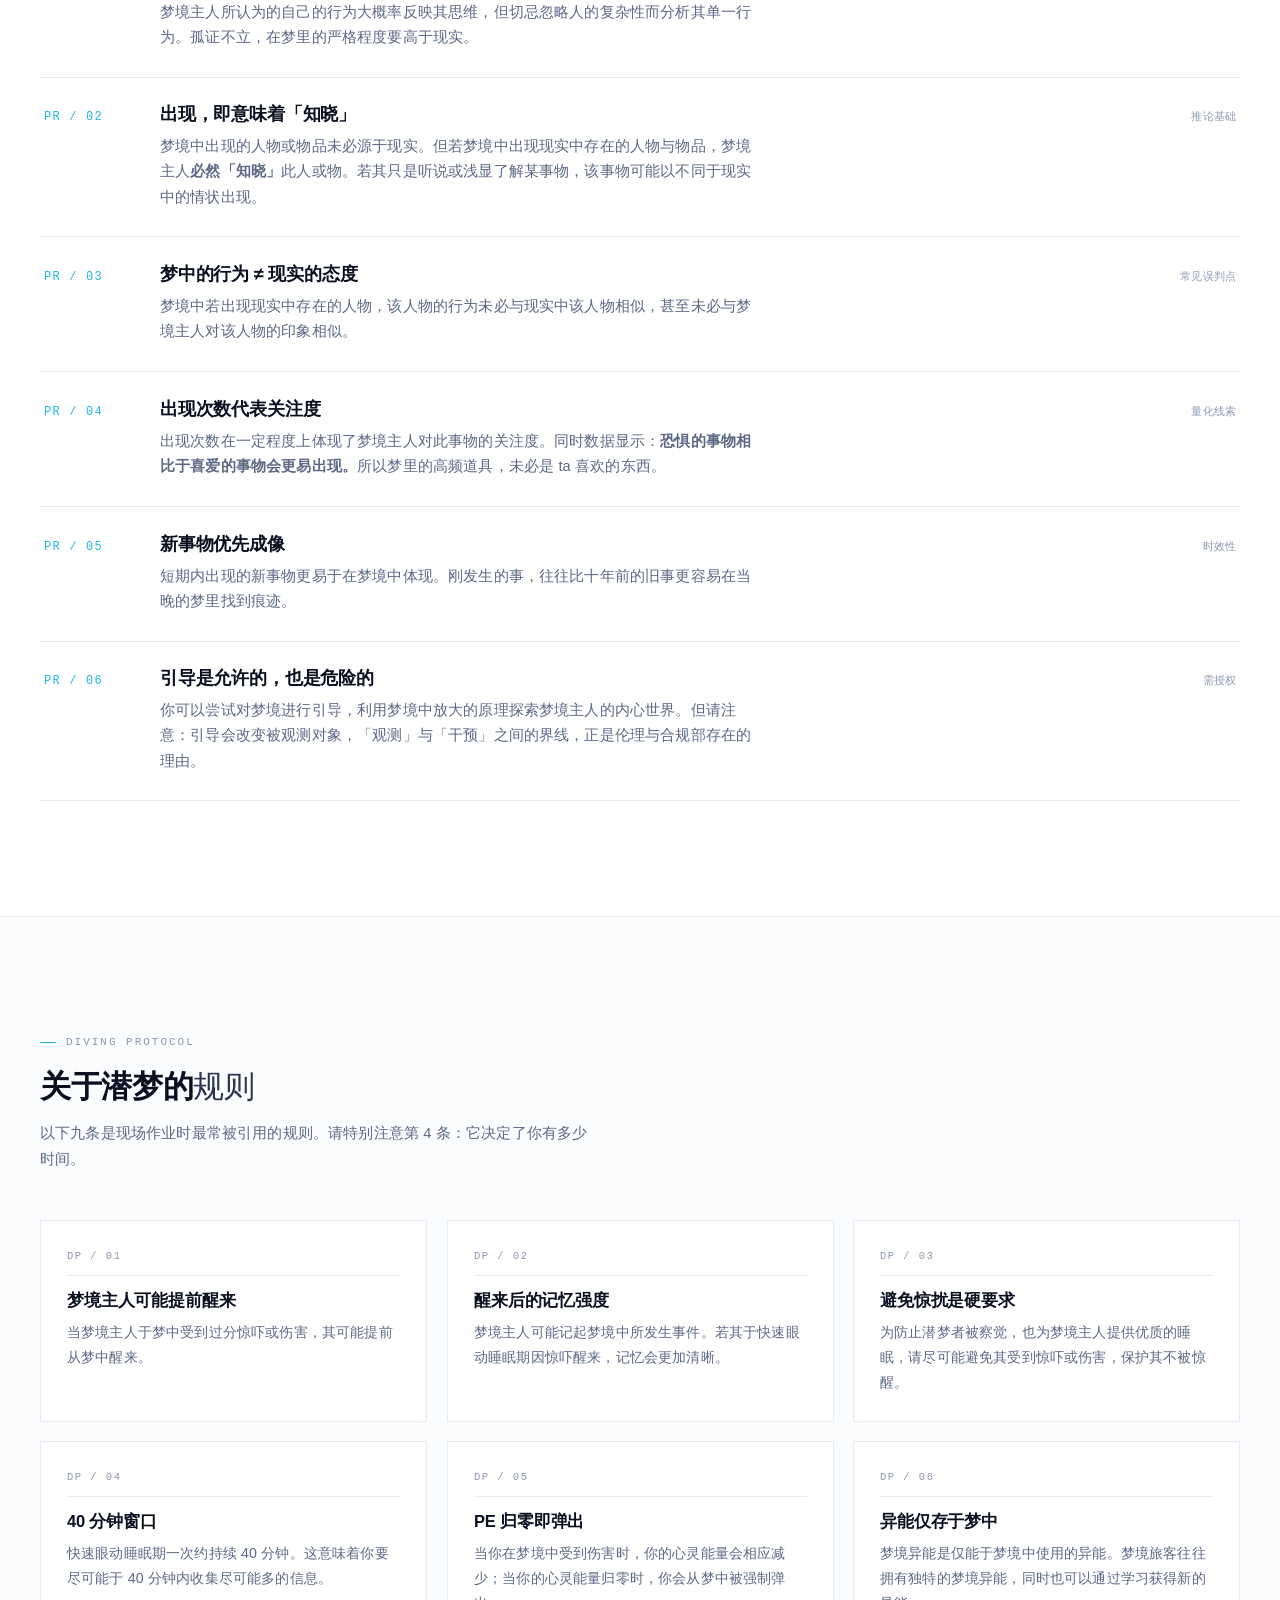
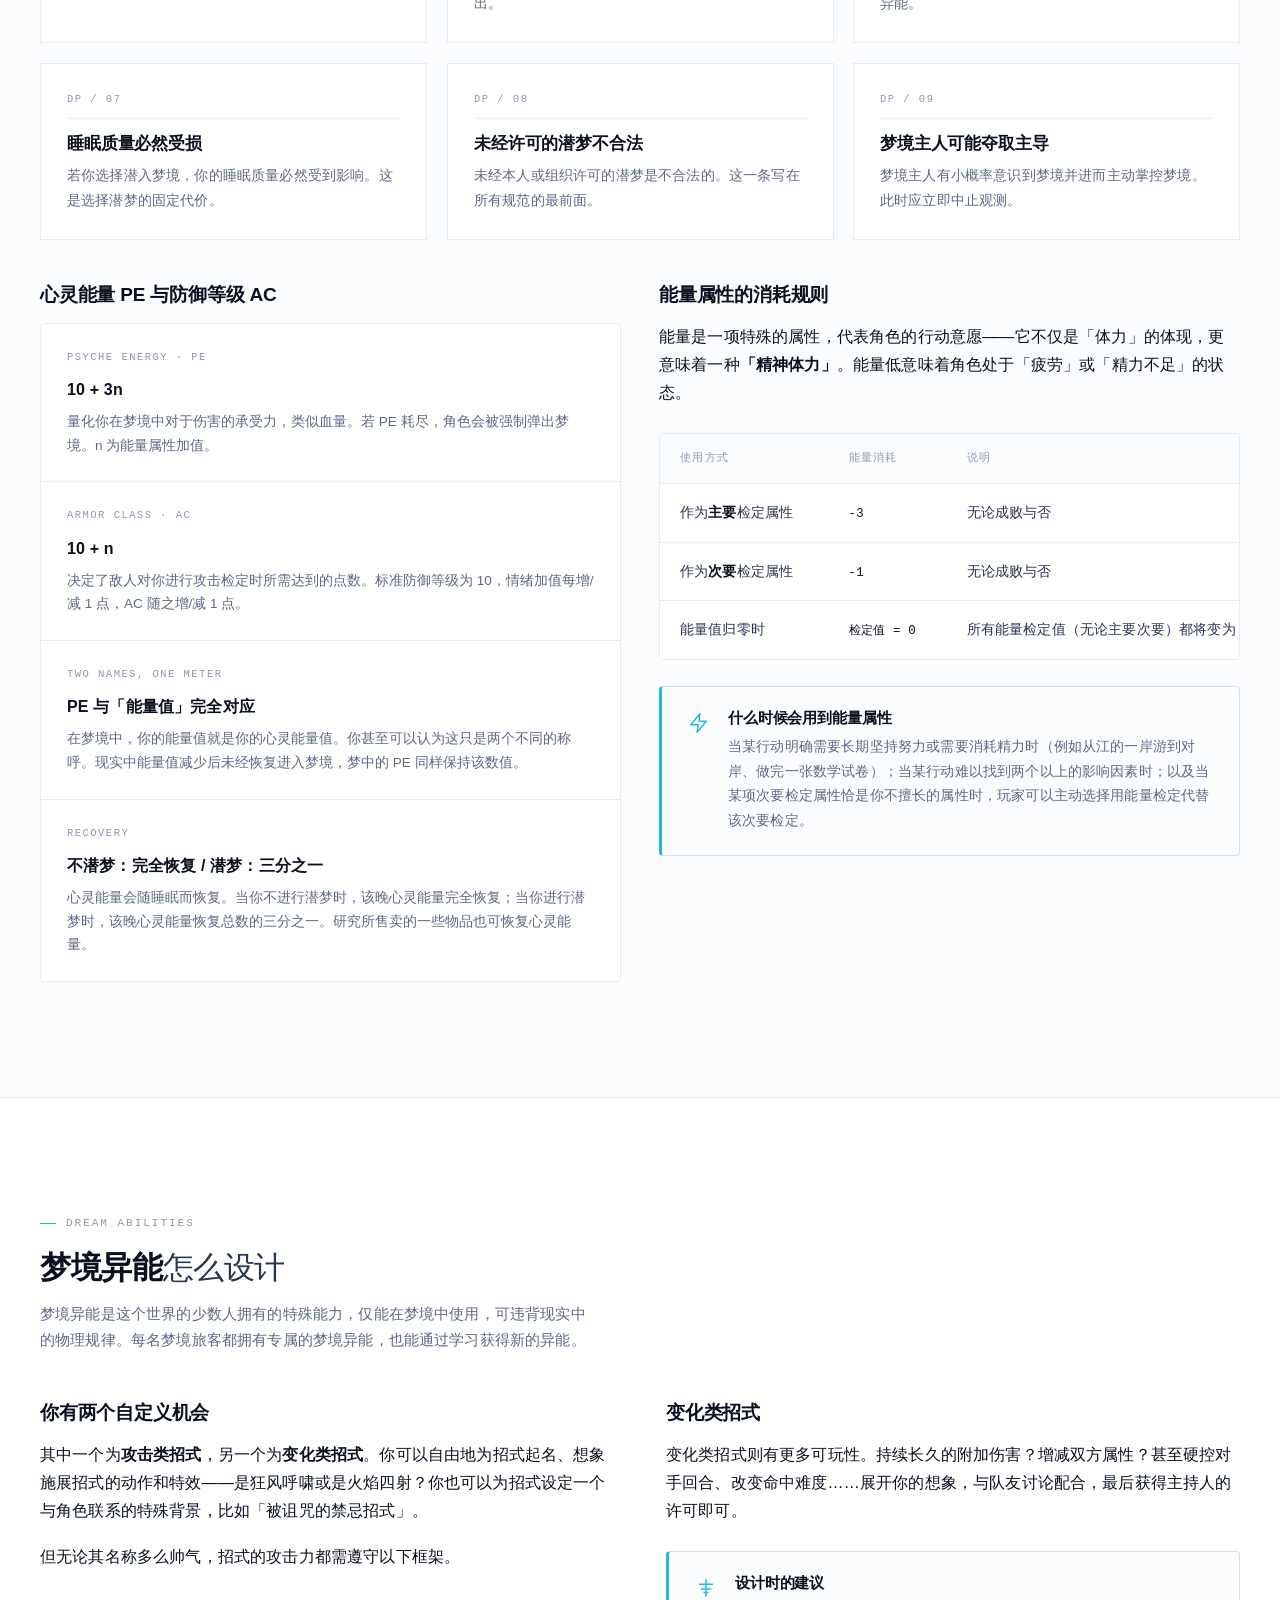
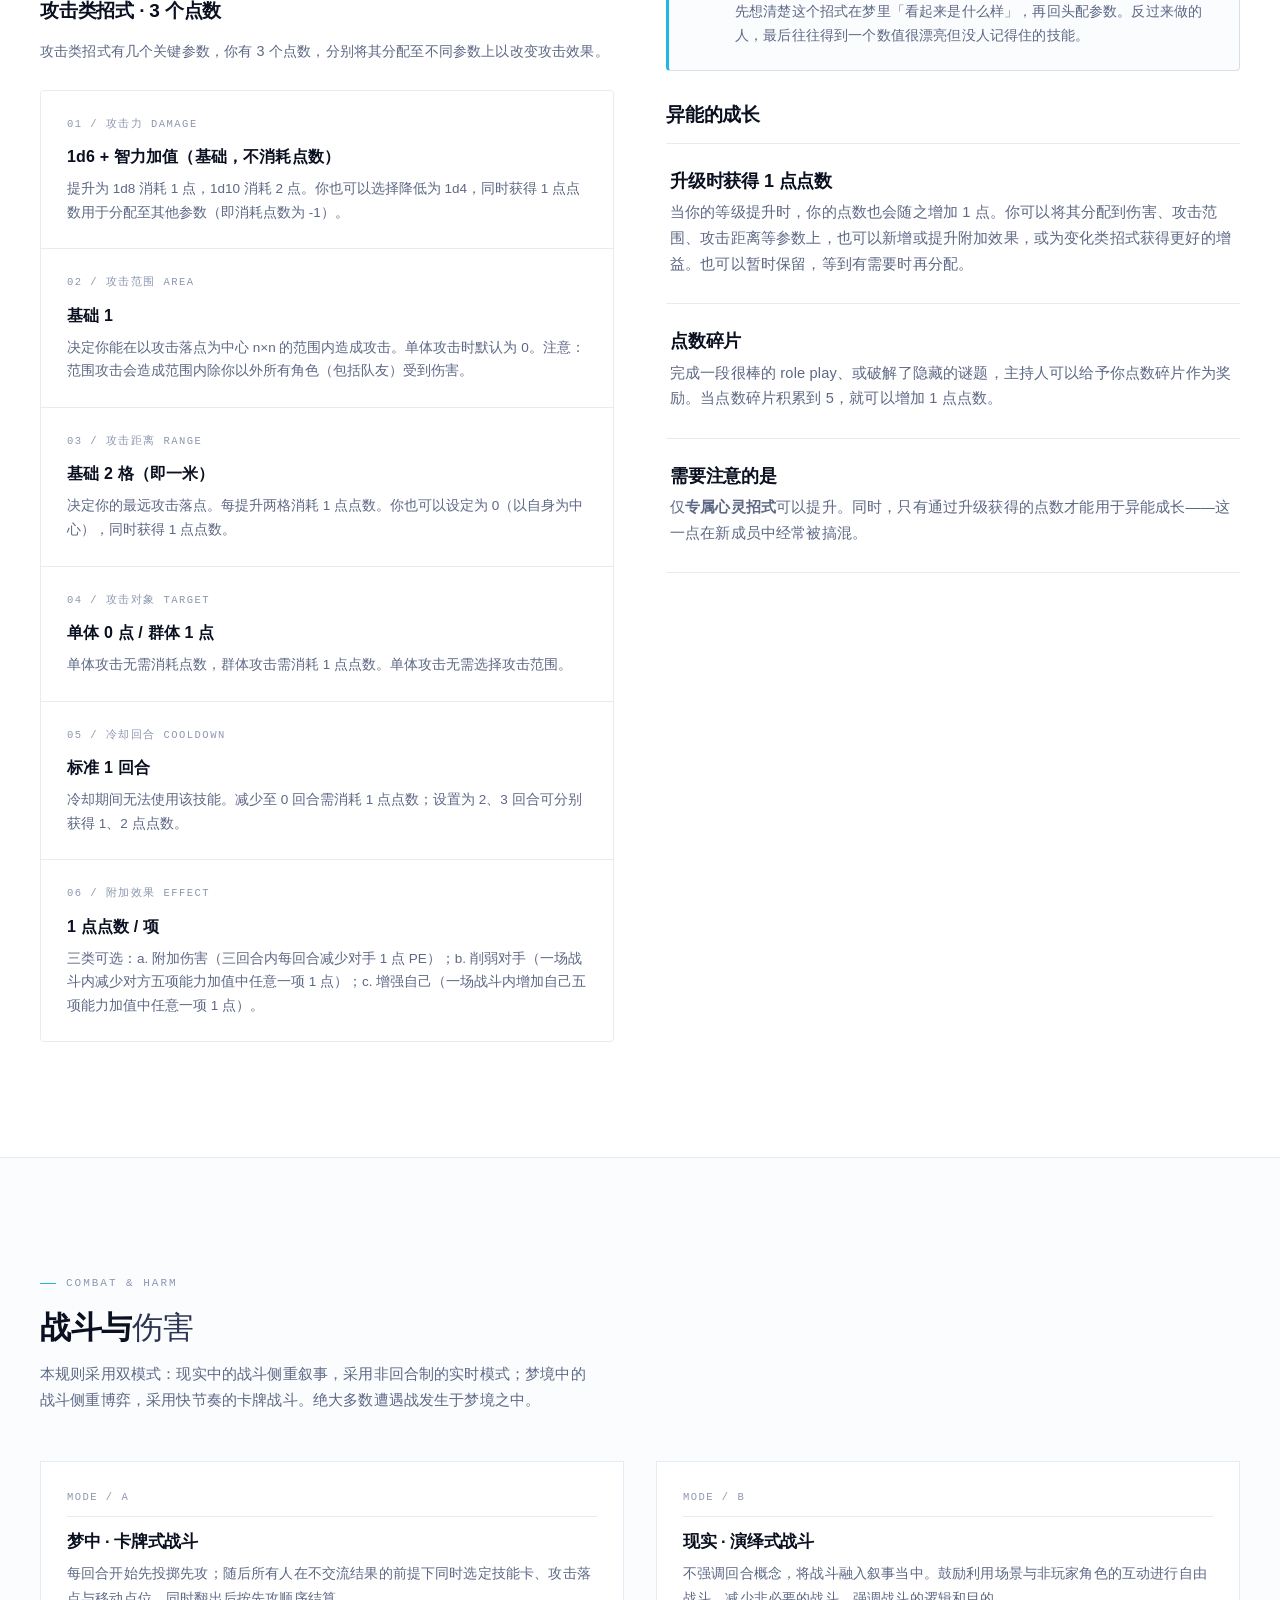
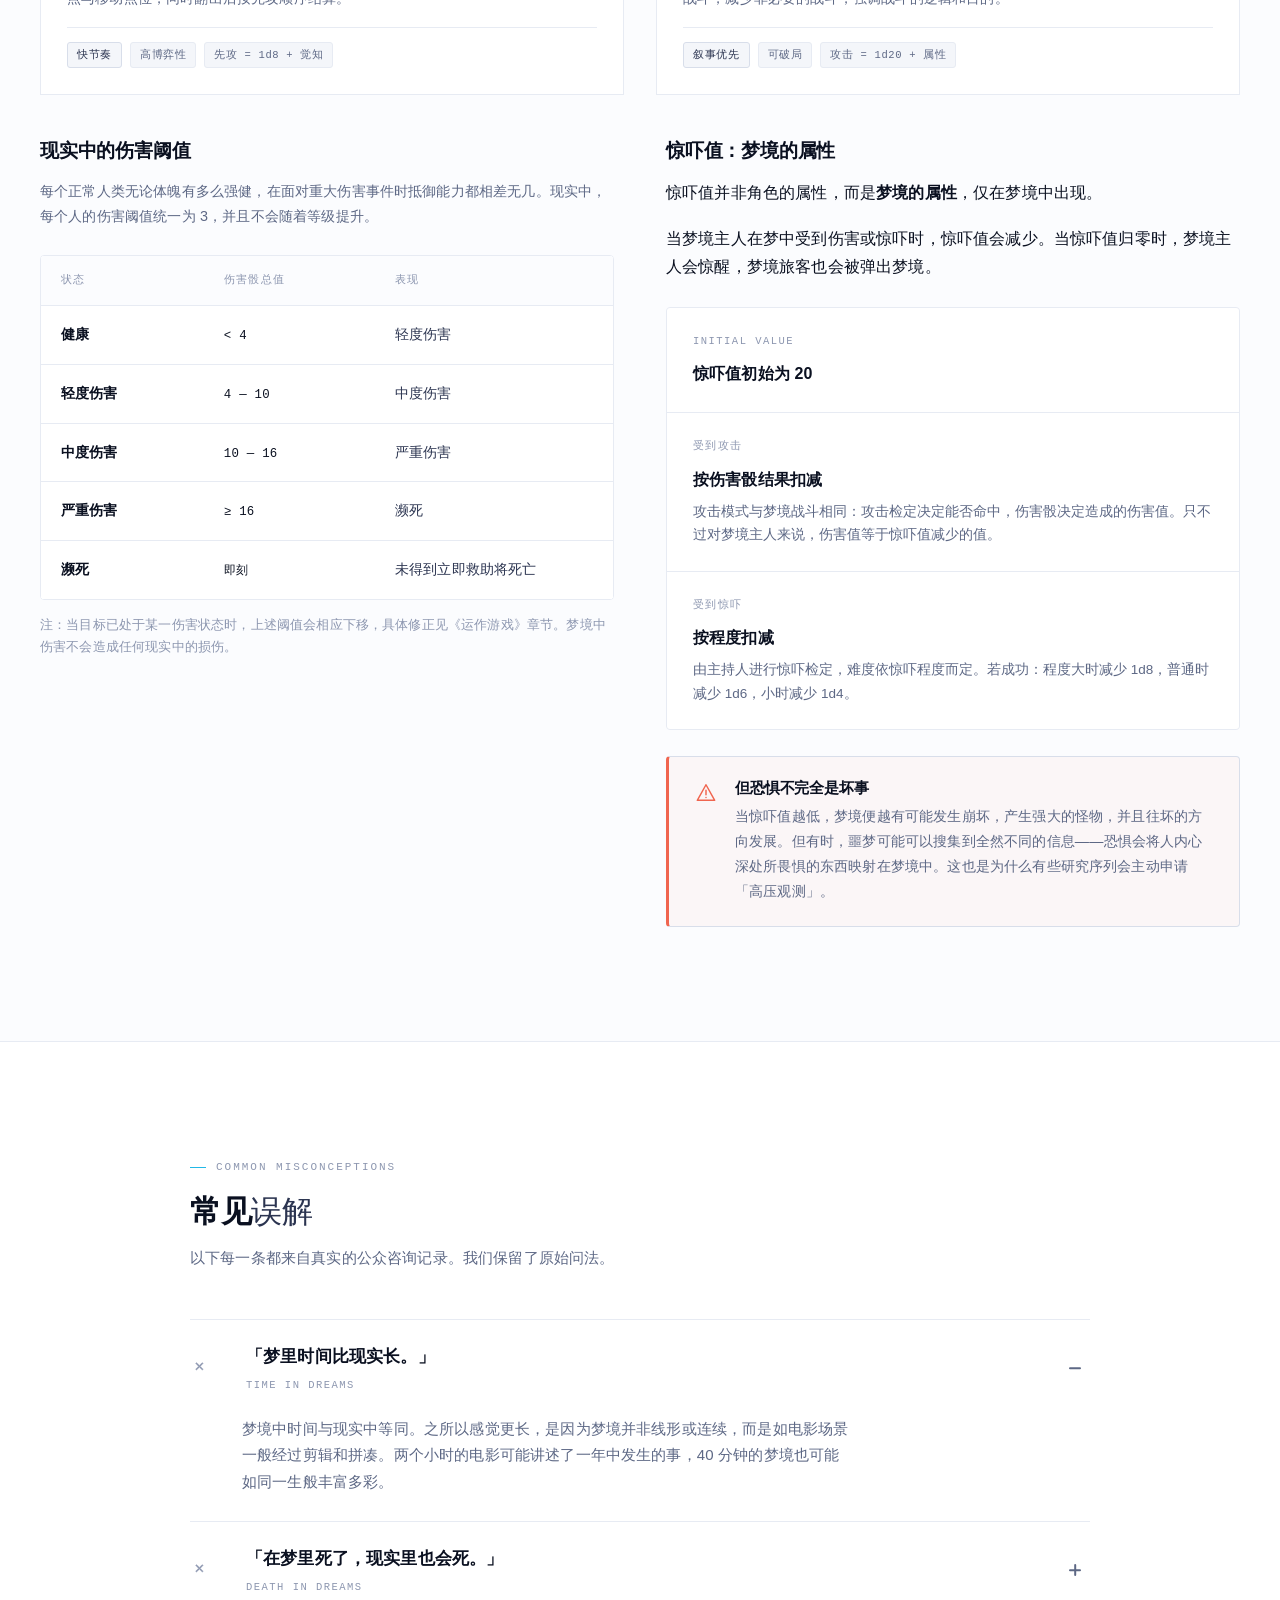
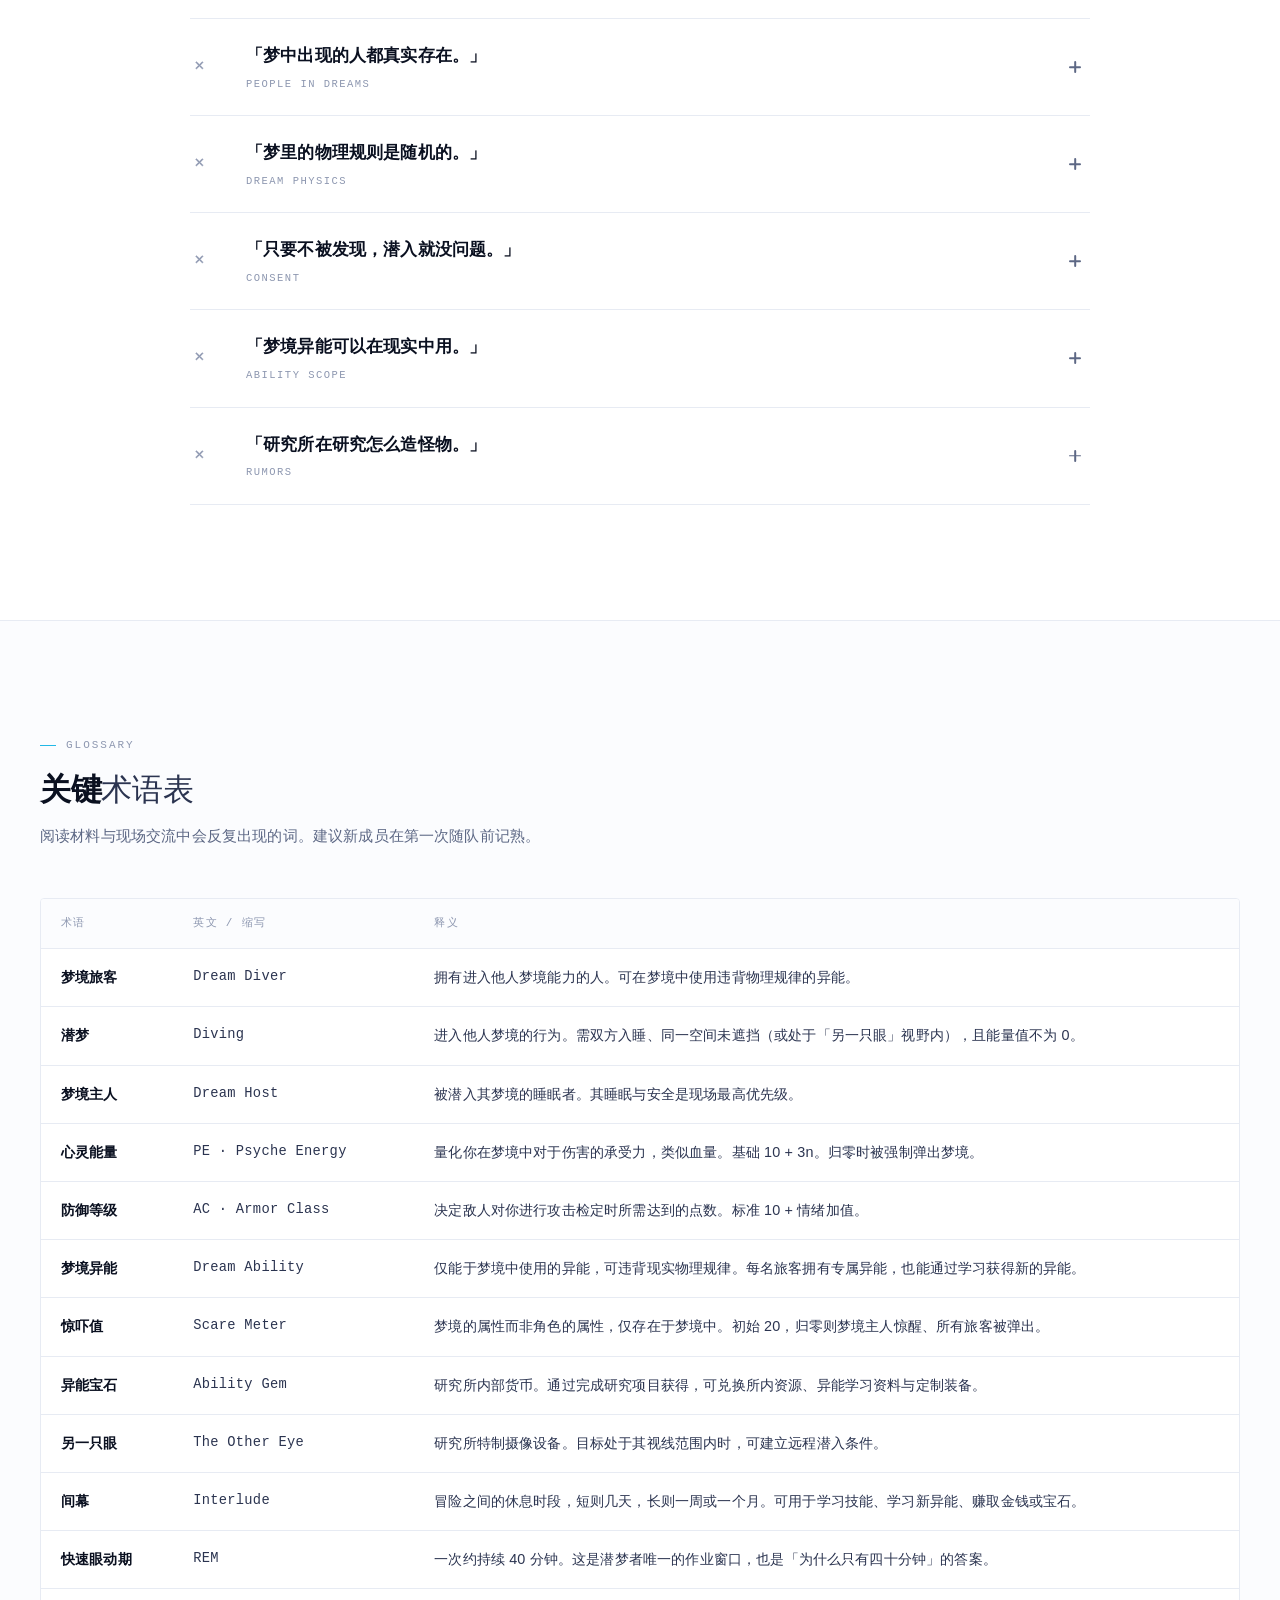
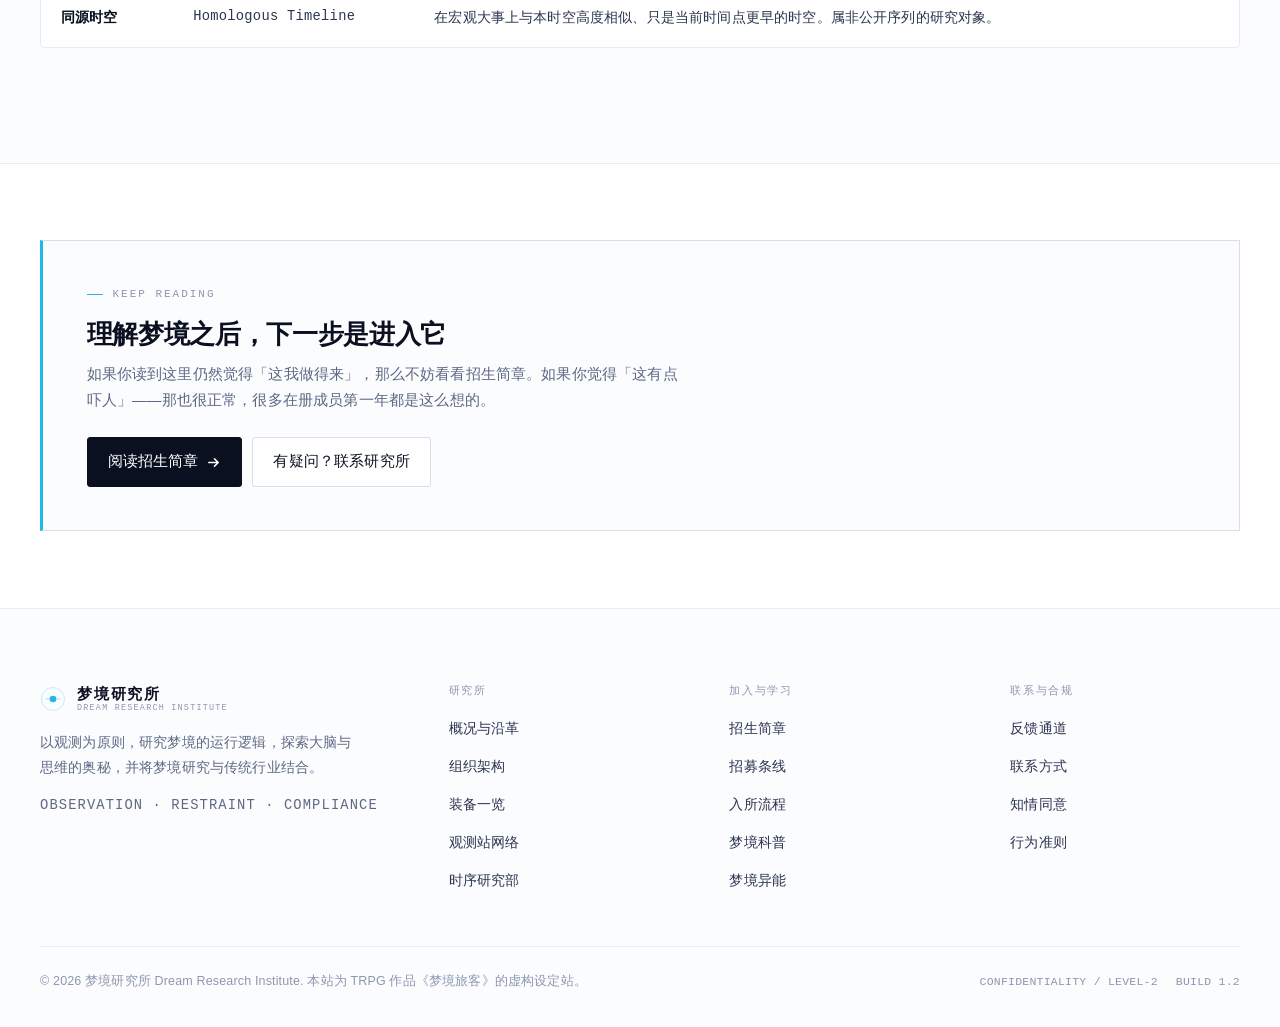
<file: dream-science.html>
<!DOCTYPE html>
<html lang="zh-CN">
<head>
<meta charset="UTF-8">
<meta name="viewport" content="width=device-width, initial-scale=1">
<title>梦境科普 · 梦境研究所</title>
<meta name="description" content="梦境科普：什么是潜梦、如何潜入、梦境的六条运行机制、梦境解析原则、潜梦规则、梦境异能与伤害结算，以及常见误解与术语表。">
<meta name="theme-color" content="#ffffff">
<link rel="icon" href="assets/favicon.svg" type="image/svg+xml">
<link rel="stylesheet" href="assets/style.css">
</head>
<body data-accent="cyan">

<header class="nav">
  <div class="wrap nav__inner">
    <a class="brand" href="index.html" aria-label="梦境研究所 首页">
      <svg class="brand__mark" viewBox="0 0 32 32" fill="none" aria-hidden="true"><circle cx="16" cy="16" r="14.2" stroke="currentColor" stroke-width="1.1" opacity=".28"/><path d="M6.4 16h19.2" stroke="currentColor" stroke-width="1.1" opacity=".45"/><circle cx="16" cy="16" r="4.1" fill="currentColor"/></svg>
      <span class="brand__text">
        <span class="brand__cn">梦境研究所</span>
        <span class="brand__en">Dream Research Institute</span>
      </span>
    </a>
    <button class="nav__toggle" type="button" aria-label="展开导航菜单" aria-expanded="false"><span></span></button>
    <nav class="nav__links" aria-label="主导航">
      <a class="nav__link" href="index.html">首页</a>
      <a class="nav__link" href="about.html">研究所介绍</a>
      <a class="nav__link" href="admissions.html">招生信息</a>
      <a class="nav__link" href="dream-science.html" aria-current="page">梦境科普</a>
      <a class="nav__link" href="feedback.html">反馈通道</a>
    </nav>
    <a class="nav__cta" href="admissions.html">申请入所</a>
  </div>
  <div class="scroll-progress" aria-hidden="true"></div>
</header>

<main>

<!-- ============================ 页头 ============================ -->
<section class="phead">
  <div class="gridlines" aria-hidden="true"></div>
  <div class="wrap phead__inner">
    <nav class="breadcrumb" aria-label="面包屑">
      <a href="index.html">首页</a><span class="sep">/</span><span>梦境科普</span>
    </nav>
    <h1>
      梦不是隐喻，<br>梦是<span style="color:var(--accent)">被放大的现实</span>。
      <span class="en">Introduction to Dream Science</span>
    </h1>
    <p class="phead__lede">
      这一页面向公众，也面向每一位刚拿到 ID 卡的新成员。我们尽量不用行话，
      但该准确的地方不会含糊——因为你在梦里做的每一个判断，都建立在理解梦境如何运作之上。
    </p>
    <div class="phead__meta">
      <span class="chip chip--accent">六条运行机制</span>
      <span class="chip">四十分钟采样窗口</span>
      <span class="chip">PE / AC 双阈值</span>
      <span class="chip">阅读约 12 分钟</span>
    </div>
  </div>
</section>

<div class="subnav">
  <div class="wrap subnav__inner">
    <a href="#enter">什么是潜梦</a>
    <a href="#mechanics">六条机制</a>
    <a href="#parsing">梦境解析</a>
    <a href="#diving">潜梦规则</a>
    <a href="#abilities">梦境异能</a>
    <a href="#combat">战斗与伤害</a>
    <a href="#myths">常见误解</a>
    <a href="#glossary">术语表</a>
  </div>
</div>

<!-- ============================ 什么是潜梦 ============================ -->
<section class="section" id="enter">
  <div class="wrap">
    <div class="grid grid--2" style="gap:clamp(32px,5vw,72px);align-items:start">
      <div class="reveal">
        <span class="eyebrow">What Happens</span>
        <h2 style="font-size:clamp(24px,3.2vw,38px);margin:18px 0 22px">假设你是一名梦境旅客，<br><span class="thin">你会经历什么？</span></h2>
        <div class="prose">
          <p>现在躺在床上，闭上眼。一片黑暗——别担心，这是正常的。</p>
          <p>你的意识渐渐模糊。当你进入<strong>浅睡期（light sleep）</strong>，你的脑海中会浮现入睡前最后看到的场景，不清晰，但稳定。若你的视线范围内存在处于睡眠状态的生物，你能感知到其波动于其中产生、发散，依旧模糊、细微。</p>
          <p>你并不了解该波纹之形态、频率或任何用于描述它的科学语言——不过研究人员会很在意。你只是静默，感受。</p>
          <p>如果你再度闭上「眼」，放任思维发散或趋于空白，你会进入正常的睡眠周期。无需行动，仅需<strong>「想」</strong>。</p>
          <p>你渐渐失去时间意识，直到对方波纹呈现<strong>低振幅快波特征</strong>，你的眼前渐渐出现色彩、声音，你再一次获得了身体的控制权。</p>
          <p>恭喜你，<span class="kw">潜入了对方的梦境</span>。</p>
        </div>
      </div>

      <div class="reveal" data-delay="120">
        <h3 style="font-size:18px;margin-bottom:16px">潜入的三个条件</h3>
        <div class="steps" style="border-top:1px solid var(--line)">
          <div class="step" data-accent="cyan" style="grid-template-columns:52px minmax(0,1fr)">
            <span class="step__no" style="font-size:22px">01</span>
            <div><h3>你与对方全部入睡</h3><p>双方都必须处于睡眠状态，这是无法绕过的前提。</p></div>
          </div>
          <div class="step" data-accent="violet" style="grid-template-columns:52px minmax(0,1fr)">
            <span class="step__no" style="font-size:22px">02</span>
            <div><h3>同一空间且未经遮挡</h3><p>你与对方处于同一空间内且未经遮挡；或者，对方在研究所特制摄像头「另一只眼」的视线范围内。</p></div>
          </div>
          <div class="step" data-accent="lime" style="grid-template-columns:52px minmax(0,1fr)">
            <span class="step__no" style="font-size:22px">03</span>
            <div><h3>你的能量值不为 0</h3><p>能量值即为梦境中的心灵能量（PE）。能量归零者无法潜入，也会被强制弹出。</p></div>
          </div>
        </div>

        <div class="notice mt-l">
          <svg class="notice__ico" viewBox="0 0 24 24" fill="none" stroke="currentColor" stroke-width="1.6" stroke-linecap="round" stroke-linejoin="round"><circle cx="12" cy="12" r="9"/><path d="M12 8h.01M11 12h1v4h1"/></svg>
          <div>
            <h4>反过来说也一样成立</h4>
            <p>你可以尝试<span class="kw">清醒梦</span>——创造属于你的梦境，并邀请他人进入你的梦境中。这同样属于潜入行为，需要完成授权与登记。</p>
          </div>
        </div>
      </div>
    </div>
  </div>
</section>

<!-- ============================ 六条机制 ============================ -->
<section class="section section--alt" id="mechanics">
  <div class="wrap">
    <div class="section-head reveal">
      <span class="eyebrow">Dream Mechanics</span>
      <h2>关于梦境的<span class="thin">六条机制</span></h2>
      <p>这六条是《梦境解析导论》第一讲的全部内容，也是每一名潜梦员入梦前必须记住的东西。它们解释了梦为什么长这样。</p>
    </div>

    <!-- 由 app.js 渲染 -->
    <div class="grid grid--3" id="mechanisms"></div>

    <div class="notice mt-l reveal">
      <svg class="notice__ico" viewBox="0 0 24 24" fill="none" stroke="currentColor" stroke-width="1.6" stroke-linecap="round" stroke-linejoin="round"><path d="M12 3v18M5 8h14M7 13h10M10 17h4"/></svg>
      <div>
        <h4>一条容易被忽略的补充</h4>
        <p>梦境中，梦境主人的主视角不一定是梦境中的自己，第三人称视角是有可能的；同时，梦境主人所认知中的自己也未必与现实中等同。因此，判断「谁是梦境主人」往往比判断「梦境主人做了什么」更困难。</p>
      </div>
    </div>
  </div>
</section>

<!-- ============================ 梦境解析 ============================ -->
<section class="section" id="parsing">
  <div class="wrap">
    <div class="section-head reveal">
      <span class="eyebrow">Parsing Principles</span>
      <h2>关于梦境的<span class="thin">解析</span></h2>
      <p>梦境中的信息如同大数据：信息密度高，但是单位价值低。以下六条解析原则，是研究所用无数次误判换来的。</p>
    </div>

    <div class="rows">
      <div class="row reveal">
        <span class="row__key">PR / 01</span>
        <div class="row__main">
          <h3>切忌利用单一信息进行分析</h3>
          <p>梦境主人所认为的自己的行为大概率反映其思维，但切忌忽略人的复杂性而分析其单一行为。孤证不立，在梦里的严格程度要高于现实。</p>
        </div>
        <span class="row__tag">第一铁律</span>
      </div>

      <div class="row reveal">
        <span class="row__key">PR / 02</span>
        <div class="row__main">
          <h3>出现，即意味着「知晓」</h3>
          <p>梦境中出现的人物或物品未必源于现实。但若梦境中出现现实中存在的人物与物品，梦境主人<strong>必然「知晓」</strong>此人或物。若其只是听说或浅显了解某事物，该事物可能以不同于现实中的情状出现。</p>
        </div>
        <span class="row__tag">推论基础</span>
      </div>

      <div class="row reveal">
        <span class="row__key">PR / 03</span>
        <div class="row__main">
          <h3>梦中的行为 ≠ 现实的态度</h3>
          <p>梦境中若出现现实中存在的人物，该人物的行为未必与现实中该人物相似，甚至未必与梦境主人对该人物的印象相似。</p>
        </div>
        <span class="row__tag">常见误判点</span>
      </div>

      <div class="row reveal">
        <span class="row__key">PR / 04</span>
        <div class="row__main">
          <h3>出现次数代表关注度</h3>
          <p>出现次数在一定程度上体现了梦境主人对此事物的关注度。同时数据显示：<strong>恐惧的事物相比于喜爱的事物会更易出现。</strong>所以梦里的高频道具，未必是 ta 喜欢的东西。</p>
        </div>
        <span class="row__tag">量化线索</span>
      </div>

      <div class="row reveal">
        <span class="row__key">PR / 05</span>
        <div class="row__main">
          <h3>新事物优先成像</h3>
          <p>短期内出现的新事物更易于在梦境中体现。刚发生的事，往往比十年前的旧事更容易在当晚的梦里找到痕迹。</p>
        </div>
        <span class="row__tag">时效性</span>
      </div>

      <div class="row reveal">
        <span class="row__key">PR / 06</span>
        <div class="row__main">
          <h3>引导是允许的，也是危险的</h3>
          <p>你可以尝试对梦境进行引导，利用梦境中放大的原理探索梦境主人的内心世界。但请注意：引导会改变被观测对象，「观测」与「干预」之间的界线，正是伦理与合规部存在的理由。</p>
        </div>
        <span class="row__tag">需授权</span>
      </div>
    </div>
  </div>
</section>

<!-- ============================ 潜梦规则 ============================ -->
<section class="section section--alt" id="diving">
  <div class="wrap">
    <div class="section-head reveal">
      <span class="eyebrow">Diving Protocol</span>
      <h2>关于潜梦的<span class="thin">规则</span></h2>
      <p>以下九条是现场作业时最常被引用的规则。请特别注意第 4 条：它决定了你有多少时间。</p>
    </div>

    <div class="grid grid--3">
      <article class="card reveal" data-accent="cyan">
        <span class="card__index">DP / 01</span>
        <h3>梦境主人可能提前醒来</h3>
        <p>当梦境主人于梦中受到过分惊吓或伤害，其可能提前从梦中醒来。</p>
      </article>
      <article class="card reveal" data-delay="60" data-accent="violet">
        <span class="card__index">DP / 02</span>
        <h3>醒来后的记忆强度</h3>
        <p>梦境主人可能记起梦境中所发生事件。若其于快速眼动睡眠期因惊吓醒来，记忆会更加清晰。</p>
      </article>
      <article class="card reveal" data-delay="120" data-accent="lime">
        <span class="card__index">DP / 03</span>
        <h3>避免惊扰是硬要求</h3>
        <p>为防止潜梦者被察觉，也为梦境主人提供优质的睡眠，请尽可能避免其受到惊吓或伤害，保护其不被惊醒。</p>
      </article>
      <article class="card reveal" data-delay="180" data-accent="amber">
        <span class="card__index">DP / 04</span>
        <h3>40 分钟窗口</h3>
        <p>快速眼动睡眠期一次约持续 40 分钟。这意味着你要尽可能于 40 分钟内收集尽可能多的信息。</p>
      </article>
      <article class="card reveal" data-accent="magenta">
        <span class="card__index">DP / 05</span>
        <h3>PE 归零即弹出</h3>
        <p>当你在梦境中受到伤害时，你的心灵能量会相应减少；当你的心灵能量归零时，你会从梦中被强制弹出。</p>
      </article>
      <article class="card reveal" data-delay="60" data-accent="cyan">
        <span class="card__index">DP / 06</span>
        <h3>异能仅存于梦中</h3>
        <p>梦境异能是仅能于梦境中使用的异能。梦境旅客往往拥有独特的梦境异能，同时也可以通过学习获得新的异能。</p>
      </article>
      <article class="card reveal" data-delay="120" data-accent="rose">
        <span class="card__index">DP / 07</span>
        <h3>睡眠质量必然受损</h3>
        <p>若你选择潜入梦境，你的睡眠质量必然受到影响。这是选择潜梦的固定代价。</p>
      </article>
      <article class="card reveal" data-delay="180" data-accent="violet">
        <span class="card__index">DP / 08</span>
        <h3>未经许可的潜梦不合法</h3>
        <p>未经本人或组织许可的潜梦是不合法的。这一条写在所有规范的最前面。</p>
      </article>
      <article class="card reveal" data-accent="lime">
        <span class="card__index">DP / 09</span>
        <h3>梦境主人可能夺取主导</h3>
        <p>梦境主人有小概率意识到梦境并进而主动掌控梦境。此时应立即中止观测。</p>
      </article>
    </div>

    <div class="grid grid--2 mt-l" style="gap:clamp(24px,3vw,40px)">
      <div class="reveal">
        <h3 style="font-size:19px;margin-bottom:16px">心灵能量 PE 与防御等级 AC</h3>
        <div class="spec" style="grid-template-columns:1fr">
          <div class="spec__cell">
            <span class="k">Psyche Energy · PE</span>
            <span class="v">10 + 3n
              <small>量化你在梦境中对于伤害的承受力，类似血量。若 PE 耗尽，角色会被强制弹出梦境。n 为能量属性加值。</small>
            </span>
          </div>
          <div class="spec__cell">
            <span class="k">Armor Class · AC</span>
            <span class="v">10 + n
              <small>决定了敌人对你进行攻击检定时所需达到的点数。标准防御等级为 10，情绪加值每增/减 1 点，AC 随之增/减 1 点。</small>
            </span>
          </div>
          <div class="spec__cell">
            <span class="k">Two Names, One Meter</span>
            <span class="v">PE 与「能量值」完全对应
              <small>在梦境中，你的能量值就是你的心灵能量值。你甚至可以认为这只是两个不同的称呼。现实中能量值减少后未经恢复进入梦境，梦中的 PE 同样保持该数值。</small>
            </span>
          </div>
          <div class="spec__cell">
            <span class="k">Recovery</span>
            <span class="v">不潜梦：完全恢复 / 潜梦：三分之一
              <small>心灵能量会随睡眠而恢复。当你不进行潜梦时，该晚心灵能量完全恢复；当你进行潜梦时，该晚心灵能量恢复总数的三分之一。研究所售卖的一些物品也可恢复心灵能量。</small>
            </span>
          </div>
        </div>
      </div>

      <div class="reveal" data-delay="120">
        <h3 style="font-size:19px;margin-bottom:16px">能量属性的消耗规则</h3>
        <div class="prose">
          <p>能量是一项特殊的属性，代表角色的行动意愿——它不仅是「体力」的体现，更意味着一种<strong>「精神体力」</strong>。能量低意味着角色处于「疲劳」或「精力不足」的状态。</p>
        </div>
        <div class="table-wrap mt-m">
          <table>
            <thead><tr><th>使用方式</th><th>能量消耗</th><th>说明</th></tr></thead>
            <tbody>
              <tr><td>作为<strong>主要</strong>检定属性</td><td><span class="mono">-3</span></td><td>无论成败与否</td></tr>
              <tr><td>作为<strong>次要</strong>检定属性</td><td><span class="mono">-1</span></td><td>无论成败与否</td></tr>
              <tr><td>能量值归零时</td><td><span class="mono">检定值 = 0</span></td><td>所有能量检定值（无论主要次要）都将变为 0</td></tr>
            </tbody>
          </table>
        </div>
        <div class="notice mt-m">
          <svg class="notice__ico" viewBox="0 0 24 24" fill="none" stroke="currentColor" stroke-width="1.6" stroke-linecap="round" stroke-linejoin="round"><path d="M13 2 3 14h8l-1 8 10-12h-8l1-8Z"/></svg>
          <div>
            <h4>什么时候会用到能量属性</h4>
            <p>当某行动明确需要长期坚持努力或需要消耗精力时（例如从江的一岸游到对岸、做完一张数学试卷）；当某行动难以找到两个以上的影响因素时；以及当某项次要检定属性恰是你不擅长的属性时，玩家可以主动选择用能量检定代替该次要检定。</p>
          </div>
        </div>
      </div>
    </div>
  </div>
</section>

<!-- ============================ 梦境异能 ============================ -->
<section class="section" id="abilities">
  <div class="wrap">
    <div class="section-head reveal">
      <span class="eyebrow">Dream Abilities</span>
      <h2>梦境异能<span class="thin">怎么设计</span></h2>
      <p>梦境异能是这个世界的少数人拥有的特殊能力，仅能在梦境中使用，可违背现实中的物理规律。每名梦境旅客都拥有专属的梦境异能，也能通过学习获得新的异能。</p>
    </div>

    <div class="grid grid--2" style="gap:clamp(28px,4vw,52px);align-items:start">
      <div class="reveal">
        <h3 style="font-size:19px;margin-bottom:16px">你有两个自定义机会</h3>
        <div class="prose">
          <p>其中一个为<strong>攻击类招式</strong>，另一个为<strong>变化类招式</strong>。你可以自由地为招式起名、想象施展招式的动作和特效——是狂风呼啸或是火焰四射？你也可以为招式设定一个与角色联系的特殊背景，比如「被诅咒的禁忌招式」。</p>
          <p>但无论其名称多么帅气，招式的攻击力都需遵守以下框架。</p>
        </div>

        <h3 style="font-size:19px;margin:28px 0 16px">攻击类招式 · 3 个点数</h3>
        <p class="muted" style="font-size:14.4px">攻击类招式有几个关键参数，你有 3 个点数，分别将其分配至不同参数上以改变攻击效果。</p>

        <div class="spec mt-m" style="grid-template-columns:1fr">
          <div class="spec__cell">
            <span class="k">01 / 攻击力 Damage</span>
            <span class="v">1d6 + 智力加值（基础，不消耗点数）
              <small>提升为 1d8 消耗 1 点，1d10 消耗 2 点。你也可以选择降低为 1d4，同时获得 1 点点数用于分配至其他参数（即消耗点数为 -1）。</small>
            </span>
          </div>
          <div class="spec__cell">
            <span class="k">02 / 攻击范围 Area</span>
            <span class="v">基础 1
              <small>决定你能在以攻击落点为中心 n×n 的范围内造成攻击。单体攻击时默认为 0。注意：范围攻击会造成范围内除你以外所有角色（包括队友）受到伤害。</small>
            </span>
          </div>
          <div class="spec__cell">
            <span class="k">03 / 攻击距离 Range</span>
            <span class="v">基础 2 格（即一米）
              <small>决定你的最远攻击落点。每提升两格消耗 1 点点数。你也可以设定为 0（以自身为中心），同时获得 1 点点数。</small>
            </span>
          </div>
          <div class="spec__cell">
            <span class="k">04 / 攻击对象 Target</span>
            <span class="v">单体 0 点 / 群体 1 点
              <small>单体攻击无需消耗点数，群体攻击需消耗 1 点点数。单体攻击无需选择攻击范围。</small>
            </span>
          </div>
          <div class="spec__cell">
            <span class="k">05 / 冷却回合 Cooldown</span>
            <span class="v">标准 1 回合
              <small>冷却期间无法使用该技能。减少至 0 回合需消耗 1 点点数；设置为 2、3 回合可分别获得 1、2 点点数。</small>
            </span>
          </div>
          <div class="spec__cell">
            <span class="k">06 / 附加效果 Effect</span>
            <span class="v">1 点点数 / 项
              <small>三类可选：a. 附加伤害（三回合内每回合减少对手 1 点 PE）；b. 削弱对手（一场战斗内减少对方五项能力加值中任意一项 1 点）；c. 增强自己（一场战斗内增加自己五项能力加值中任意一项 1 点）。</small>
            </span>
          </div>
        </div>
      </div>

      <div class="reveal" data-delay="120">
        <h3 style="font-size:19px;margin-bottom:16px">变化类招式</h3>
        <div class="prose">
          <p>变化类招式则有更多可玩性。持续长久的附加伤害？增减双方属性？甚至硬控对手回合、改变命中难度……展开你的想象，与队友讨论配合，最后获得主持人的许可即可。</p>
        </div>

        <div class="notice mt-m">
          <svg class="notice__ico" viewBox="0 0 24 24" fill="none" stroke="currentColor" stroke-width="1.6" stroke-linecap="round" stroke-linejoin="round"><path d="M12 3v18M5 8h14M7 13h10M10 17h4"/></svg>
          <div>
            <h4>设计时的建议</h4>
            <p>先想清楚这个招式在梦里「看起来是什么样」，再回头配参数。反过来做的人，最后往往得到一个数值很漂亮但没人记得住的技能。</p>
          </div>
        </div>

        <h3 style="font-size:19px;margin:32px 0 16px">异能的成长</h3>
        <div class="rows" style="border-top:1px solid var(--line)">
          <div class="row" style="grid-template-columns:1fr;gap:6px">
            <div class="row__main">
              <h3>升级时获得 1 点点数</h3>
              <p>当你的等级提升时，你的点数也会随之增加 1 点。你可以将其分配到伤害、攻击范围、攻击距离等参数上，也可以新增或提升附加效果，或为变化类招式获得更好的增益。也可以暂时保留，等到有需要时再分配。</p>
            </div>
          </div>
          <div class="row" style="grid-template-columns:1fr;gap:6px">
            <div class="row__main">
              <h3>点数碎片</h3>
              <p>完成一段很棒的 role play、或破解了隐藏的谜题，主持人可以给予你点数碎片作为奖励。当点数碎片积累到 5，就可以增加 1 点点数。</p>
            </div>
          </div>
          <div class="row" style="grid-template-columns:1fr;gap:6px">
            <div class="row__main">
              <h3>需要注意的是</h3>
              <p>仅<strong>专属心灵招式</strong>可以提升。同时，只有通过升级获得的点数才能用于异能成长——这一点在新成员中经常被搞混。</p>
            </div>
          </div>
        </div>
      </div>
    </div>
  </div>
</section>

<!-- ============================ 战斗与伤害 ============================ -->
<section class="section section--alt" id="combat">
  <div class="wrap">
    <div class="section-head reveal">
      <span class="eyebrow">Combat &amp; Harm</span>
      <h2>战斗与<span class="thin">伤害</span></h2>
      <p>本规则采用双模式：现实中的战斗侧重叙事，采用非回合制的实时模式；梦境中的战斗侧重博弈，采用快节奏的卡牌战斗。绝大多数遭遇战发生于梦境之中。</p>
    </div>

    <div class="grid grid--2" style="gap:clamp(20px,3vw,32px)">
      <article class="card reveal" data-accent="violet">
        <span class="card__index">MODE / A</span>
        <h3>梦中 · 卡牌式战斗</h3>
        <p>每回合开始先投掷先攻；随后所有人在不交流结果的前提下同时选定技能卡、攻击落点与移动点位，同时翻出后按先攻顺序结算。</p>
        <div class="card__meta">
          <span class="chip chip--accent">快节奏</span><span class="chip">高博弈性</span><span class="chip">先攻 = 1d8 + 觉知</span>
        </div>
      </article>
      <article class="card reveal" data-delay="90" data-accent="amber">
        <span class="card__index">MODE / B</span>
        <h3>现实 · 演绎式战斗</h3>
        <p>不强调回合概念，将战斗融入叙事当中。鼓励利用场景与非玩家角色的互动进行自由战斗，减少非必要的战斗，强调战斗的逻辑和目的。</p>
        <div class="card__meta">
          <span class="chip chip--accent">叙事优先</span><span class="chip">可破局</span><span class="chip">攻击 = 1d20 + 属性</span>
        </div>
      </article>
    </div>

    <div class="grid grid--2 mt-l" style="gap:clamp(28px,4vw,52px)">
      <div class="reveal">
        <h3 style="font-size:19px;margin-bottom:16px">现实中的伤害阈值</h3>
        <p class="muted" style="font-size:14.4px">每个正常人类无论体魄有多么强健，在面对重大伤害事件时抵御能力都相差无几。现实中，每个人的伤害阈值统一为 3，并且不会随着等级提升。</p>
        <div class="table-wrap mt-m">
          <table>
            <thead><tr><th>状态</th><th>伤害骰总值</th><th>表现</th></tr></thead>
            <tbody>
              <tr><td><strong>健康</strong></td><td><span class="mono">&lt; 4</span></td><td>轻度伤害</td></tr>
              <tr><td><strong>轻度伤害</strong></td><td><span class="mono">4 — 10</span></td><td>中度伤害</td></tr>
              <tr><td><strong>中度伤害</strong></td><td><span class="mono">10 — 16</span></td><td>严重伤害</td></tr>
              <tr><td><strong>严重伤害</strong></td><td><span class="mono">≥ 16</span></td><td>濒死</td></tr>
              <tr><td><strong>濒死</strong></td><td><span class="mono">即刻</span></td><td>未得到立即救助将死亡</td></tr>
            </tbody>
          </table>
        </div>
        <p class="tiny mt-s">注：当目标已处于某一伤害状态时，上述阈值会相应下移，具体修正见《运作游戏》章节。梦境中伤害不会造成任何现实中的损伤。</p>
      </div>

      <div class="reveal" data-delay="120">
        <h3 style="font-size:19px;margin-bottom:16px">惊吓值：梦境的属性</h3>
        <div class="prose">
          <p>惊吓值并非角色的属性，而是<strong>梦境的属性</strong>，仅在梦境中出现。</p>
          <p>当梦境主人在梦中受到伤害或惊吓时，惊吓值会减少。当惊吓值归零时，梦境主人会惊醒，梦境旅客也会被弹出梦境。</p>
        </div>

        <div class="spec mt-m" style="grid-template-columns:1fr">
          <div class="spec__cell">
            <span class="k">Initial Value</span>
            <span class="v">惊吓值初始为 20</span>
          </div>
          <div class="spec__cell">
            <span class="k">受到攻击</span>
            <span class="v">按伤害骰结果扣减
              <small>攻击模式与梦境战斗相同：攻击检定决定能否命中，伤害骰决定造成的伤害值。只不过对梦境主人来说，伤害值等于惊吓值减少的值。</small>
            </span>
          </div>
          <div class="spec__cell">
            <span class="k">受到惊吓</span>
            <span class="v">按程度扣减
              <small>由主持人进行惊吓检定，难度依惊吓程度而定。若成功：程度大时减少 1d8，普通时减少 1d6，小时减少 1d4。</small>
            </span>
          </div>
        </div>

        <div class="notice notice--warn mt-m">
          <svg class="notice__ico" viewBox="0 0 24 24" fill="none" stroke="currentColor" stroke-width="1.6" stroke-linecap="round" stroke-linejoin="round"><path d="M12 3 2.5 20h19L12 3Z"/><path d="M12 9v5M12 17h.01"/></svg>
          <div>
            <h4>但恐惧不完全是坏事</h4>
            <p>当惊吓值越低，梦境便越有可能发生崩坏，产生强大的怪物，并且往坏的方向发展。但有时，噩梦可能可以搜集到全然不同的信息——恐惧会将人内心深处所畏惧的东西映射在梦境中。这也是为什么有些研究序列会主动申请「高压观测」。</p>
          </div>
        </div>
      </div>
    </div>
  </div>
</section>

<!-- ============================ 常见误解 ============================ -->
<section class="section" id="myths">
  <div class="wrap--narrow">
    <div class="section-head reveal">
      <span class="eyebrow">Common Misconceptions</span>
      <h2>常见<span class="thin">误解</span></h2>
      <p>以下每一条都来自真实的公众咨询记录。我们保留了原始问法。</p>
    </div>

    <div class="accordion reveal" data-exclusive>
      <details class="acc" open>
        <summary class="acc__head" style="list-style:none"><span class="acc__num">✕</span><span class="acc__title">「梦里时间比现实长。」<span class="en">Time in dreams</span></span><span class="acc__ico" aria-hidden="true"></span></summary>
        <div class="acc__body"><p>梦境中时间与现实中等同。之所以感觉更长，是因为梦境并非线形或连续，而是如电影场景一般经过剪辑和拼凑。两个小时的电影可能讲述了一年中发生的事，40 分钟的梦境也可能如同一生般丰富多彩。</p></div>
      </details>
      <details class="acc">
        <summary class="acc__head" style="list-style:none"><span class="acc__num">✕</span><span class="acc__title">「在梦里死了，现实里也会死。」<span class="en">Death in dreams</span></span><span class="acc__ico" aria-hidden="true"></span></summary>
        <div class="acc__body"><p>在梦境中伤害不会造成任何现实中的损伤。伤害只会扣减心灵能量（PE）；PE 归零时你会被强制弹出梦境，仅此而已。</p></div>
      </details>
      <details class="acc">
        <summary class="acc__head" style="list-style:none"><span class="acc__num">✕</span><span class="acc__title">「梦中出现的人都真实存在。」<span class="en">People in dreams</span></span><span class="acc__ico" aria-hidden="true"></span></summary>
        <div class="acc__body"><p>并非所有角色都于现实中存在。梦中人物的脸是模糊的，但绝大多数主要角色拥有清晰的特征——「清晰」不等于「真实」。</p></div>
      </details>
      <details class="acc">
        <summary class="acc__head" style="list-style:none"><span class="acc__num">✕</span><span class="acc__title">「梦里的物理规则是随机的。」<span class="en">Dream physics</span></span><span class="acc__ico" aria-hidden="true"></span></summary>
        <div class="acc__body"><p>梦境中的物理规则不一定与现实等同，但<strong>一定来源于现实</strong>。你可能在梦中太空漫步，或于深海中自由呼吸；同时，你所受的物理约束与梦境主人等同。</p></div>
      </details>
      <details class="acc">
        <summary class="acc__head" style="list-style:none"><span class="acc__num">✕</span><span class="acc__title">「只要不被发现，潜入就没问题。」<span class="en">Consent</span></span><span class="acc__ico" aria-hidden="true"></span></summary>
        <div class="acc__body"><p>未经本人或组织许可的潜梦是不合法的。「没被发现」不是免责条件，而是加重情节。</p></div>
      </details>
      <details class="acc">
        <summary class="acc__head" style="list-style:none"><span class="acc__num">✕</span><span class="acc__title">「梦境异能可以在现实中用。」<span class="en">Ability scope</span></span><span class="acc__ico" aria-hidden="true"></span></summary>
        <div class="acc__body"><p>梦境异能是仅能于梦境中使用的异能。现实中你只有物理攻击——正常拳头的攻击力为 1d4 加上你的身体素质加值。</p></div>
      </details>
      <details class="acc">
        <summary class="acc__head" style="list-style:none"><span class="acc__num">✕</span><span class="acc__title">「研究所在研究怎么造怪物。」<span class="en">Rumors</span></span><span class="acc__ico" aria-hidden="true"></span></summary>
        <div class="acc__body"><p>研究所的主要工作是观测、记录与解析。当惊吓值过低导致梦境崩坏时，梦中确实可能产生难缠的东西——但那属于需要处置的现场事故，不是我们的研究目标。</p></div>
      </details>
    </div>
  </div>
</section>

<!-- ============================ 术语表 ============================ -->
<section class="section section--alt" id="glossary">
  <div class="wrap">
    <div class="section-head reveal">
      <span class="eyebrow">Glossary</span>
      <h2>关键<span class="thin">术语表</span></h2>
      <p>阅读材料与现场交流中会反复出现的词。建议新成员在第一次随队前记熟。</p>
    </div>

    <div class="table-wrap reveal">
      <table>
        <thead><tr><th>术语</th><th>英文 / 缩写</th><th>释义</th></tr></thead>
        <tbody>
          <tr><td><strong>梦境旅客</strong></td><td class="mono">Dream Diver</td><td>拥有进入他人梦境能力的人。可在梦境中使用违背物理规律的异能。</td></tr>
          <tr><td><strong>潜梦</strong></td><td class="mono">Diving</td><td>进入他人梦境的行为。需双方入睡、同一空间未遮挡（或处于「另一只眼」视野内），且能量值不为 0。</td></tr>
          <tr><td><strong>梦境主人</strong></td><td class="mono">Dream Host</td><td>被潜入其梦境的睡眠者。其睡眠与安全是现场最高优先级。</td></tr>
          <tr><td><strong>心灵能量</strong></td><td class="mono">PE · Psyche Energy</td><td>量化你在梦境中对于伤害的承受力，类似血量。基础 10 + 3n。归零时被强制弹出梦境。</td></tr>
          <tr><td><strong>防御等级</strong></td><td class="mono">AC · Armor Class</td><td>决定敌人对你进行攻击检定时所需达到的点数。标准 10 + 情绪加值。</td></tr>
          <tr><td><strong>梦境异能</strong></td><td class="mono">Dream Ability</td><td>仅能于梦境中使用的异能，可违背现实物理规律。每名旅客拥有专属异能，也能通过学习获得新的异能。</td></tr>
          <tr><td><strong>惊吓值</strong></td><td class="mono">Scare Meter</td><td>梦境的属性而非角色的属性，仅存在于梦境中。初始 20，归零则梦境主人惊醒、所有旅客被弹出。</td></tr>
          <tr><td><strong>异能宝石</strong></td><td class="mono">Ability Gem</td><td>研究所内部货币。通过完成研究项目获得，可兑换所内资源、异能学习资料与定制装备。</td></tr>
          <tr><td><strong>另一只眼</strong></td><td class="mono">The Other Eye</td><td>研究所特制摄像设备。目标处于其视线范围内时，可建立远程潜入条件。</td></tr>
          <tr><td><strong>间幕</strong></td><td class="mono">Interlude</td><td>冒险之间的休息时段，短则几天，长则一周或一个月。可用于学习技能、学习新异能、赚取金钱或宝石。</td></tr>
          <tr><td><strong>快速眼动期</strong></td><td class="mono">REM</td><td>一次约持续 40 分钟。这是潜梦者唯一的作业窗口，也是「为什么只有四十分钟」的答案。</td></tr>
          <tr><td><strong>同源时空</strong></td><td class="mono">Homologous Timeline</td><td>在宏观大事上与本时空高度相似、只是当前时间点更早的时空。属非公开序列的研究对象。</td></tr>
        </tbody>
      </table>
    </div>
  </div>
</section>

<!-- ============================ CTA ============================ -->
<section class="section section--tight">
  <div class="wrap">
    <div class="cta-band reveal">
      <div class="cta-band__inner">
        <span class="eyebrow">Keep Reading</span>
        <h2>理解梦境之后，下一步是进入它</h2>
        <p>如果你读到这里仍然觉得「这我做得来」，那么不妨看看招生简章。如果你觉得「这有点吓人」——那也很正常，很多在册成员第一年都是这么想的。</p>
        <div class="cta-band__actions">
          <a class="btn btn--primary" href="admissions.html">阅读招生简章
            <svg viewBox="0 0 16 16" fill="none" stroke="currentColor" stroke-width="1.7" stroke-linecap="round" stroke-linejoin="round"><path d="M3 8h10M9 4l4 4-4 4"/></svg>
          </a>
          <a class="btn btn--ghost" href="feedback.html">有疑问？联系研究所</a>
        </div>
      </div>
    </div>
  </div>
</section>

</main>

<footer class="footer">
  <div class="wrap">
    <div class="footer__grid">
      <div class="footer__brand">
        <a class="brand" href="index.html">
          <svg class="brand__mark" viewBox="0 0 32 32" fill="none" aria-hidden="true"><circle cx="16" cy="16" r="14.2" stroke="currentColor" stroke-width="1.1" opacity=".28"/><path d="M6.4 16h19.2" stroke="currentColor" stroke-width="1.1" opacity=".45"/><circle cx="16" cy="16" r="4.1" fill="currentColor"/></svg>
          <span class="brand__text">
            <span class="brand__cn">梦境研究所</span>
            <span class="brand__en">Dream Research Institute</span>
          </span>
        </a>
        <p>以观测为原则，研究梦境的运行逻辑，探索大脑与思维的奥秘，并将梦境研究与传统行业结合。</p>
        <p class="tiny mono mt-s" style="letter-spacing:.08em">OBSERVATION · RESTRAINT · COMPLIANCE</p>
      </div>
      <div>
        <h5>研究所</h5>
        <ul>
          <li><a href="about.html">概况与沿革</a></li>
          <li><a href="about.html#departments">组织架构</a></li>
          <li><a href="about.html#devices">装备一览</a></li>
          <li><a href="about.html#stations">观测站网络</a></li>
          <li><a href="about.html#temporal">时序研究部</a></li>
        </ul>
      </div>
      <div>
        <h5>加入与学习</h5>
        <ul>
          <li><a href="admissions.html">招生简章</a></li>
          <li><a href="admissions.html#tracks">招募条线</a></li>
          <li><a href="admissions.html#process">入所流程</a></li>
          <li><a href="dream-science.html">梦境科普</a></li>
          <li><a href="dream-science.html#abilities">梦境异能</a></li>
        </ul>
      </div>
      <div>
        <h5>联系与合规</h5>
        <ul>
          <li><a href="feedback.html">反馈通道</a></li>
          <li><a href="feedback.html#channels">联系方式</a></li>
          <li><a href="feedback.html#ethics">知情同意</a></li>
          <li><a href="feedback.html#conduct">行为准则</a></li>
        </ul>
      </div>
    </div>
    <div class="footer__bottom">
      <span>© <span data-year>2026</span> 梦境研究所 Dream Research Institute. 本站为 TRPG 作品《梦境旅客》的虚构设定站。</span>
      <span class="footer__legal">
        <span class="mono">CONFIDENTIALITY / LEVEL-2</span>
        <span class="mono">BUILD 1.2</span>
      </span>
    </div>
  </div>
</footer>

<script src="assets/app.js"></script>
</body>
</html>
</file>
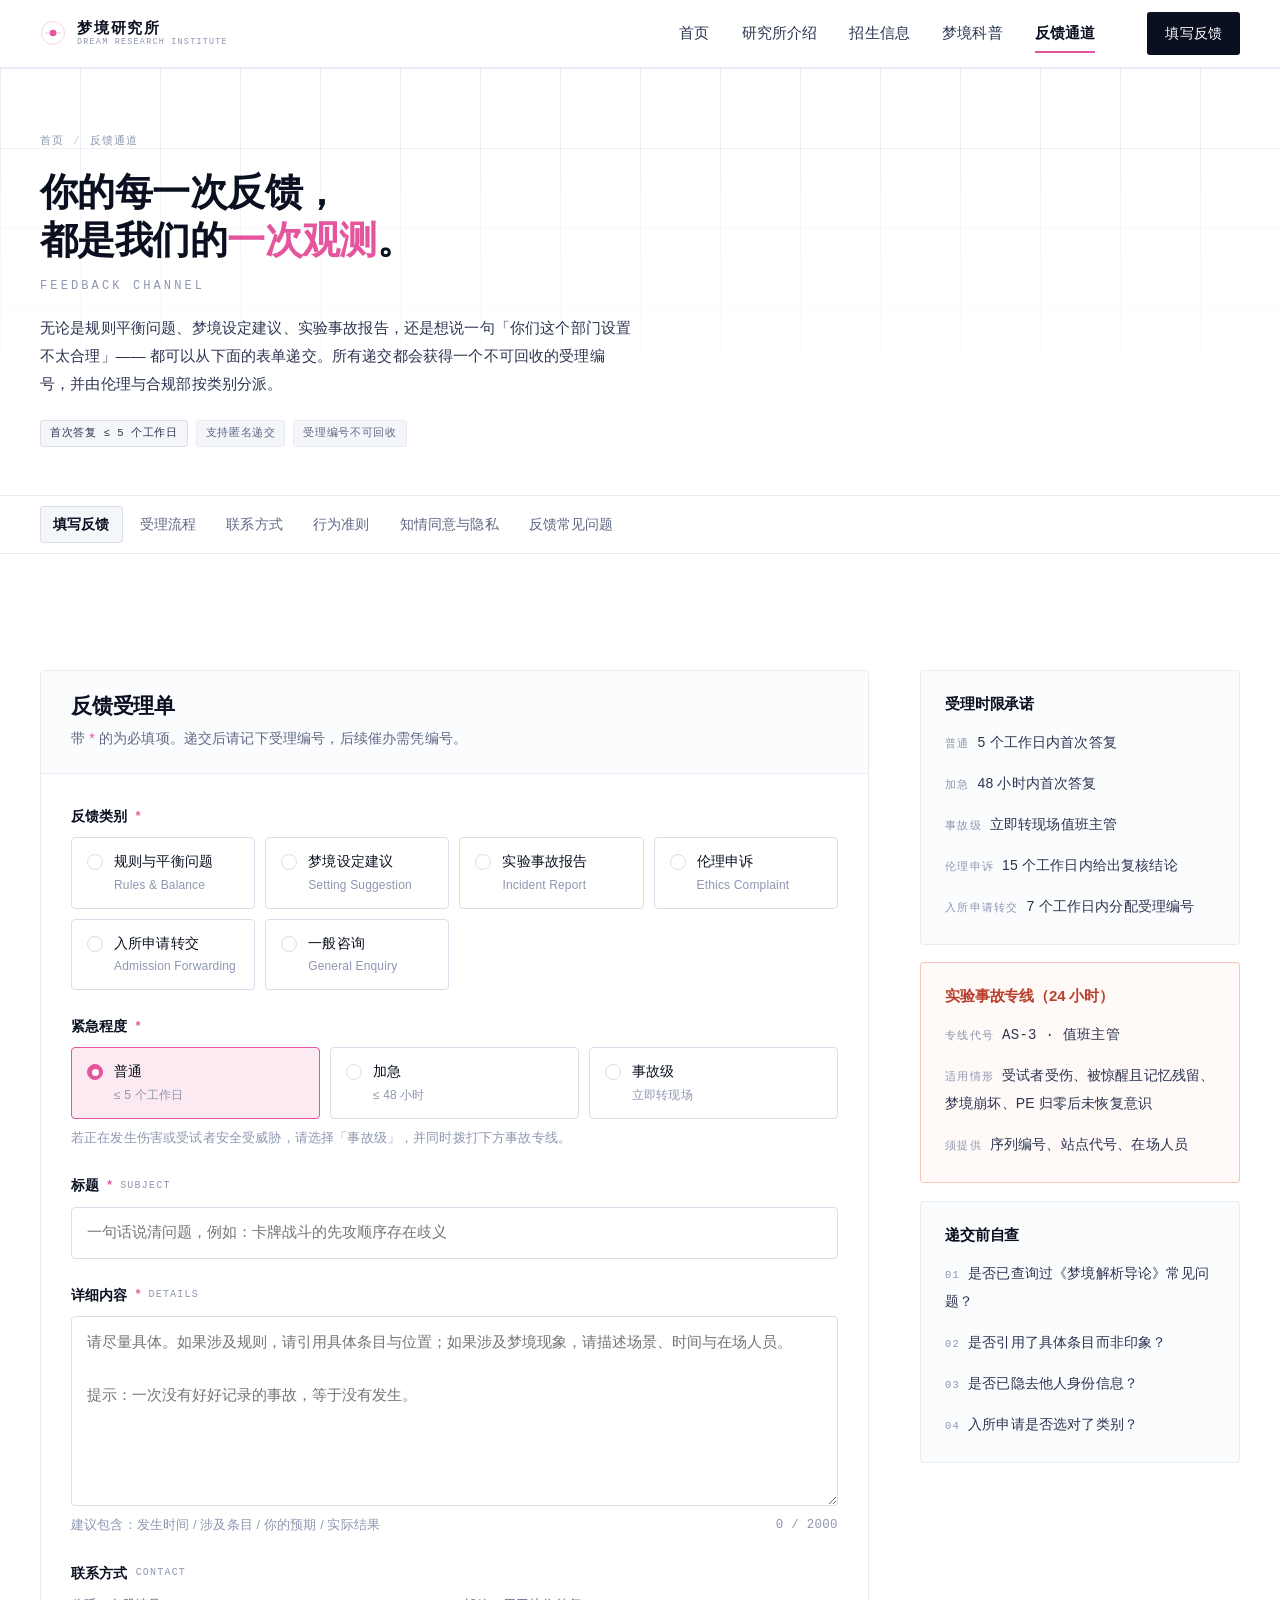
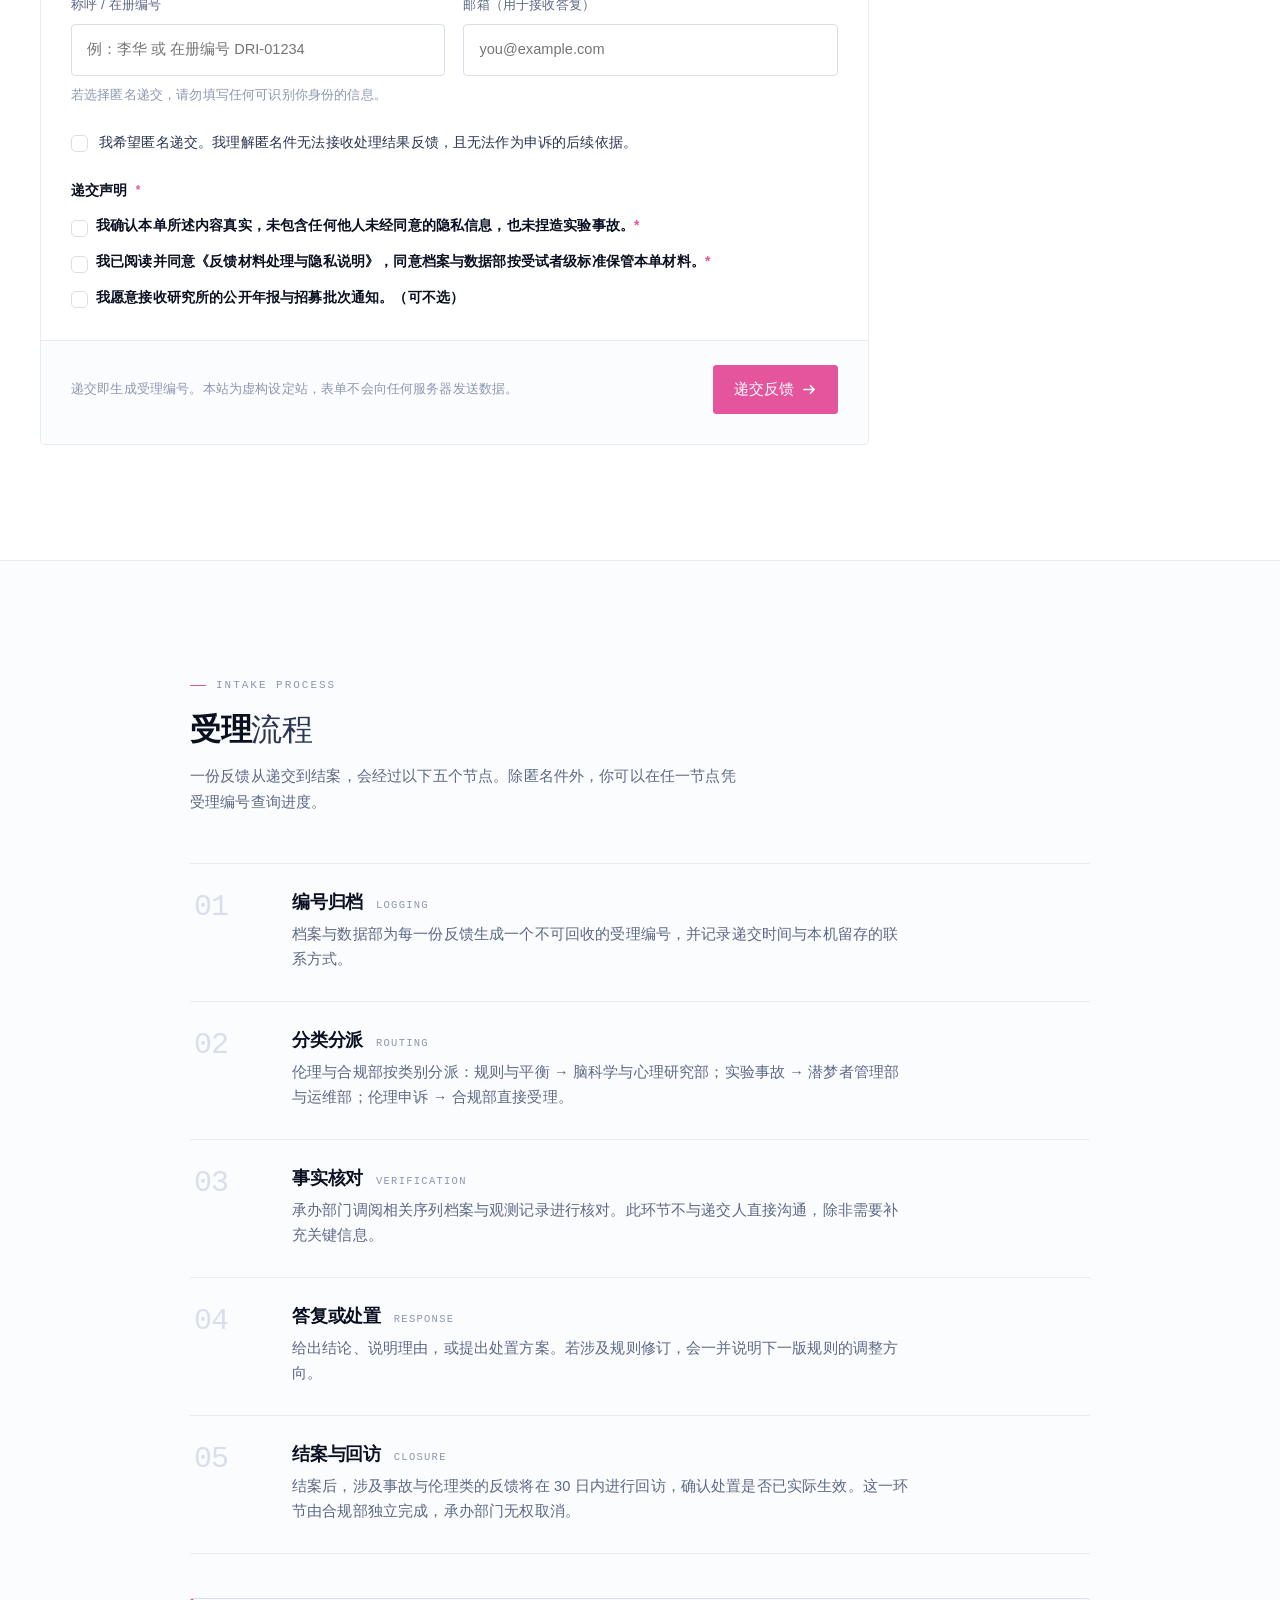
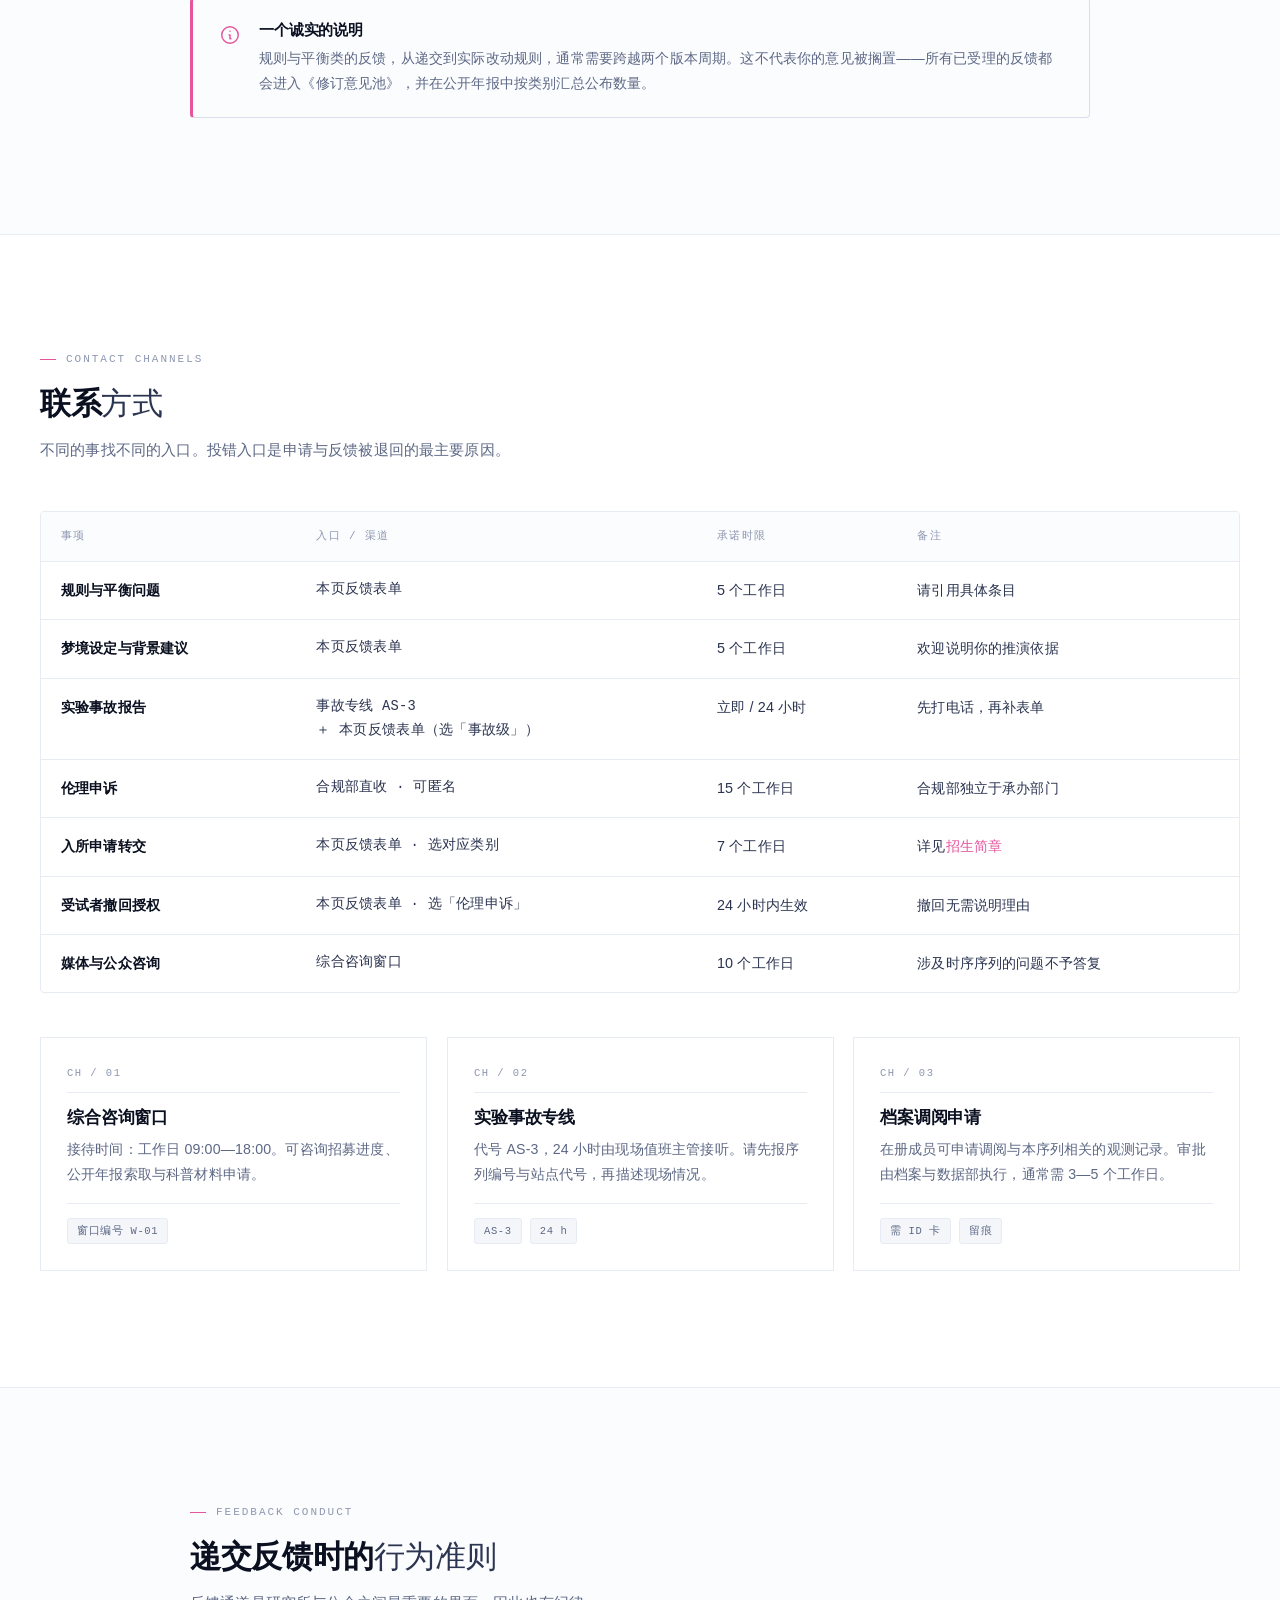
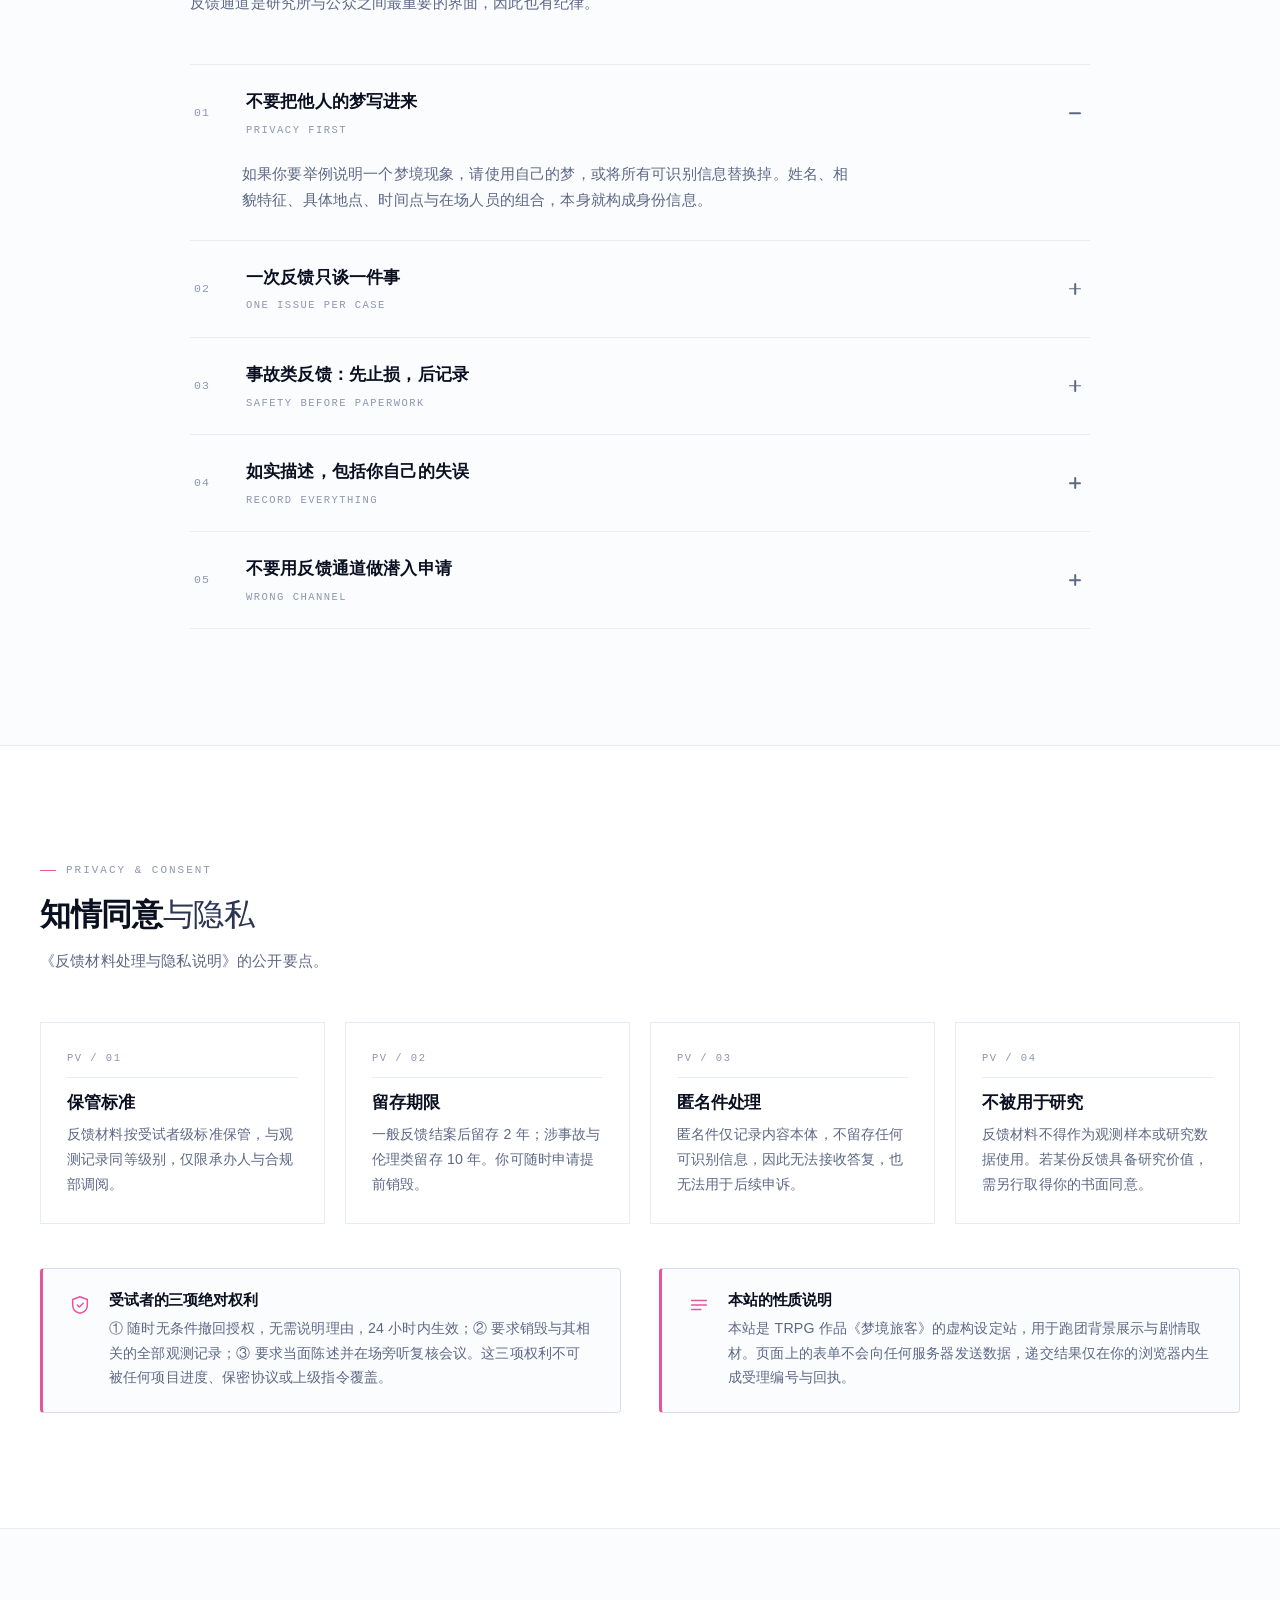
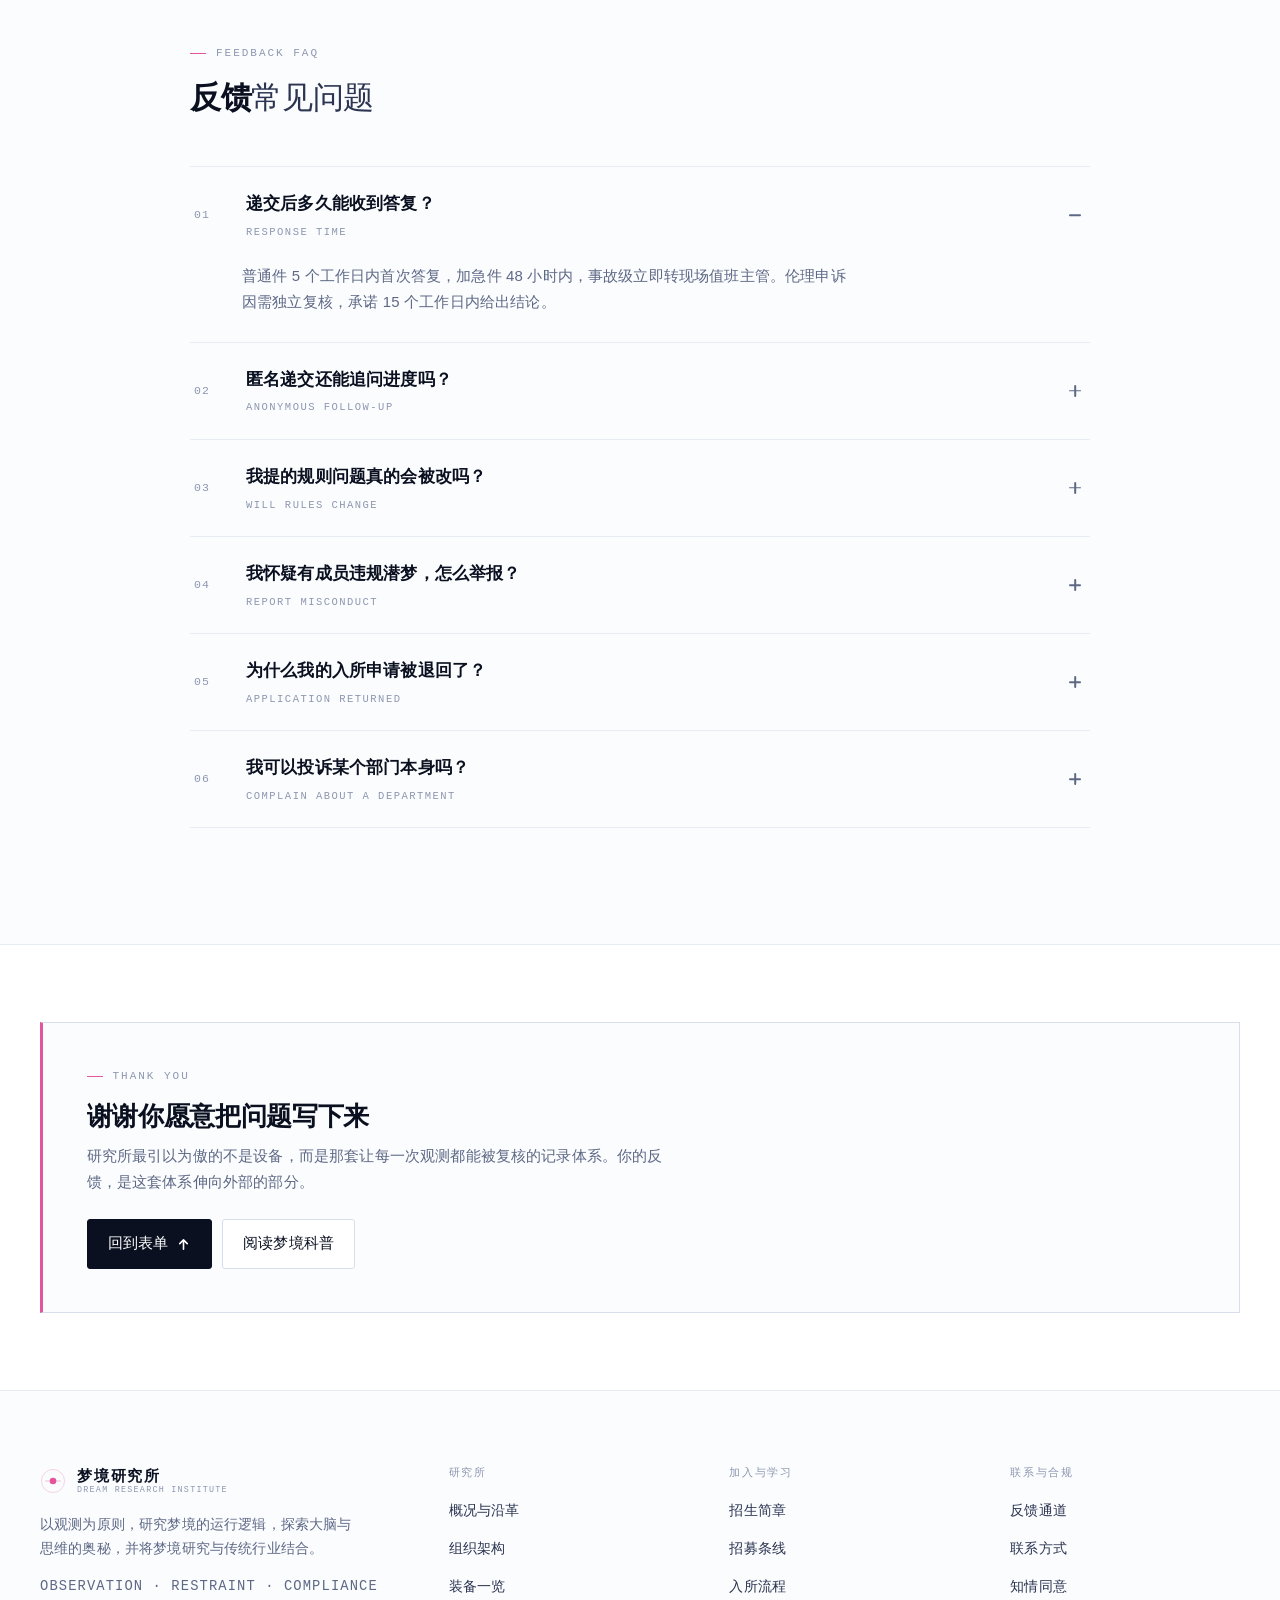
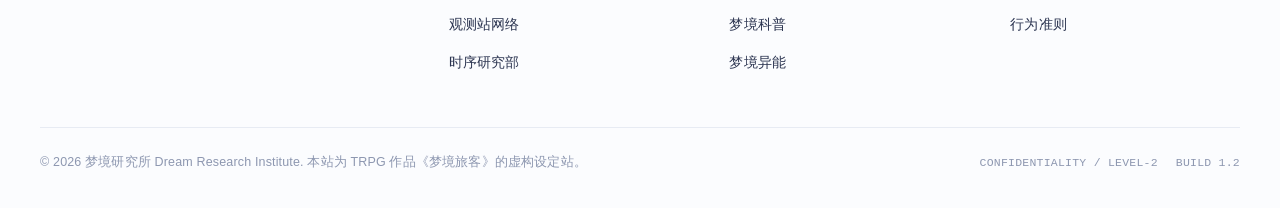
<file: feedback.html>
<!DOCTYPE html>
<html lang="zh-CN">
<head>
<meta charset="UTF-8">
<meta name="viewport" content="width=device-width, initial-scale=1">
<title>反馈通道 · 梦境研究所</title>
<meta name="description" content="梦境研究所反馈通道：规则平衡问题、梦境设定建议、实验事故报告、伦理申诉、入所申请转交与一般咨询。含受理流程、时限承诺与联系方式。">
<meta name="theme-color" content="#ffffff">
<link rel="icon" href="assets/favicon.svg" type="image/svg+xml">
<link rel="stylesheet" href="assets/style.css">
</head>
<body data-accent="magenta">

<header class="nav">
  <div class="wrap nav__inner">
    <a class="brand" href="index.html" aria-label="梦境研究所 首页">
      <svg class="brand__mark" viewBox="0 0 32 32" fill="none" aria-hidden="true"><circle cx="16" cy="16" r="14.2" stroke="currentColor" stroke-width="1.1" opacity=".28"/><path d="M6.4 16h19.2" stroke="currentColor" stroke-width="1.1" opacity=".45"/><circle cx="16" cy="16" r="4.1" fill="currentColor"/></svg>
      <span class="brand__text">
        <span class="brand__cn">梦境研究所</span>
        <span class="brand__en">Dream Research Institute</span>
      </span>
    </a>
    <button class="nav__toggle" type="button" aria-label="展开导航菜单" aria-expanded="false"><span></span></button>
    <nav class="nav__links" aria-label="主导航">
      <a class="nav__link" href="index.html">首页</a>
      <a class="nav__link" href="about.html">研究所介绍</a>
      <a class="nav__link" href="admissions.html">招生信息</a>
      <a class="nav__link" href="dream-science.html">梦境科普</a>
      <a class="nav__link" href="feedback.html" aria-current="page">反馈通道</a>
    </nav>
    <a class="nav__cta" href="#form">填写反馈</a>
  </div>
  <div class="scroll-progress" aria-hidden="true"></div>
</header>

<main>

<!-- ============================ 页头 ============================ -->
<section class="phead">
  <div class="gridlines" aria-hidden="true"></div>
  <div class="wrap phead__inner">
    <nav class="breadcrumb" aria-label="面包屑">
      <a href="index.html">首页</a><span class="sep">/</span><span>反馈通道</span>
    </nav>
    <h1>
      你的每一次反馈，<br>都是我们的<span style="color:var(--accent)">一次观测</span>。
      <span class="en">Feedback Channel</span>
    </h1>
    <p class="phead__lede">
      无论是规则平衡问题、梦境设定建议、实验事故报告，还是想说一句「你们这个部门设置不太合理」——
      都可以从下面的表单递交。所有递交都会获得一个不可回收的受理编号，并由伦理与合规部按类别分派。
    </p>
    <div class="phead__meta">
      <span class="chip chip--accent">首次答复 ≤ 5 个工作日</span>
      <span class="chip">支持匿名递交</span>
      <span class="chip">受理编号不可回收</span>
    </div>
  </div>
</section>

<div class="subnav">
  <div class="wrap subnav__inner">
    <a href="#form">填写反馈</a>
    <a href="#process">受理流程</a>
    <a href="#channels">联系方式</a>
    <a href="#conduct">行为准则</a>
    <a href="#ethics">知情同意与隐私</a>
    <a href="#faq">反馈常见问题</a>
  </div>
</div>

<!-- ============================ 表单 ============================ -->
<section class="section" id="form">
  <div class="wrap">
    <div class="form-shell">

      <!-- 表单主体 -->
      <div class="form reveal">
        <div class="form__head">
          <h2>反馈受理单</h2>
          <p>带 <span style="color:var(--magenta)">*</span> 的为必填项。递交后请记下受理编号，后续催办需凭编号。</p>
        </div>

        <form id="feedback-form" novalidate>
          <div class="form__body">

            <div id="form-error" role="alert" style="display:none;padding:13px 16px;border:1px solid rgba(240,101,79,.35);border-left:3px solid var(--rose);border-radius:10px;background:rgba(240,101,79,.06);color:#b8402c;font-size:14px"></div>

            <!-- 类别 -->
            <div class="field">
              <label id="lbl-kind">反馈类别 <span class="req">*</span></label>
              <div class="choice-grid" role="radiogroup" aria-labelledby="lbl-kind">
                <label class="choice choice--radio">
                  <input type="radio" name="fb-kind" value="规则与平衡问题" required data-group-label="反馈类别">
                  <span class="choice__box" aria-hidden="true"></span>
                  <span class="choice__label">规则与平衡问题<small>Rules &amp; Balance</small></span>
                </label>
                <label class="choice choice--radio">
                  <input type="radio" name="fb-kind" value="梦境设定建议" data-group-label="反馈类别">
                  <span class="choice__box" aria-hidden="true"></span>
                  <span class="choice__label">梦境设定建议<small>Setting Suggestion</small></span>
                </label>
                <label class="choice choice--radio">
                  <input type="radio" name="fb-kind" value="实验事故报告" data-group-label="反馈类别">
                  <span class="choice__box" aria-hidden="true"></span>
                  <span class="choice__label">实验事故报告<small>Incident Report</small></span>
                </label>
                <label class="choice choice--radio">
                  <input type="radio" name="fb-kind" value="伦理申诉" data-group-label="反馈类别">
                  <span class="choice__box" aria-hidden="true"></span>
                  <span class="choice__label">伦理申诉<small>Ethics Complaint</small></span>
                </label>
                <label class="choice choice--radio">
                  <input type="radio" name="fb-kind" value="入所申请转交" data-group-label="反馈类别">
                  <span class="choice__box" aria-hidden="true"></span>
                  <span class="choice__label">入所申请转交<small>Admission Forwarding</small></span>
                </label>
                <label class="choice choice--radio">
                  <input type="radio" name="fb-kind" value="一般咨询" data-group-label="反馈类别">
                  <span class="choice__box" aria-hidden="true"></span>
                  <span class="choice__label">一般咨询<small>General Enquiry</small></span>
                </label>
              </div>
            </div>

            <!-- 紧急度 -->
            <div class="field">
              <label id="lbl-prio">紧急程度 <span class="req">*</span></label>
              <div class="choice-grid" role="radiogroup" aria-labelledby="lbl-prio" style="grid-template-columns:repeat(auto-fit,minmax(min(100%,150px),1fr))">
                <label class="choice choice--radio">
                  <input type="radio" name="fb-priority" value="普通" checked required data-group-label="紧急程度">
                  <span class="choice__box" aria-hidden="true"></span>
                  <span class="choice__label">普通<small>≤ 5 个工作日</small></span>
                </label>
                <label class="choice choice--radio">
                  <input type="radio" name="fb-priority" value="加急" data-group-label="紧急程度">
                  <span class="choice__box" aria-hidden="true"></span>
                  <span class="choice__label">加急<small>≤ 48 小时</small></span>
                </label>
                <label class="choice choice--radio">
                  <input type="radio" name="fb-priority" value="事故级" data-group-label="紧急程度">
                  <span class="choice__box" aria-hidden="true"></span>
                  <span class="choice__label">事故级<small>立即转现场</small></span>
                </label>
              </div>
              <span class="hint">若正在发生伤害或受试者安全受威胁，请选择「事故级」，并同时拨打下方事故专线。</span>
            </div>

            <!-- 标题 -->
            <div class="field">
              <label for="fb-subject">标题 <span class="req">*</span><span class="en">Subject</span></label>
              <input class="input" id="fb-subject" name="subject" type="text" maxlength="80"
                     placeholder="一句话说清问题，例如：卡牌战斗的先攻顺序存在歧义"
                     required data-label="标题">
            </div>

            <!-- 正文 -->
            <div class="field">
              <label for="fb-message">详细内容 <span class="req">*</span><span class="en">Details</span></label>
              <textarea class="textarea" id="fb-message" name="message" maxlength="2000"
                        placeholder="请尽量具体。如果涉及规则，请引用具体条目与位置；如果涉及梦境现象，请描述场景、时间与在场人员。&#10;&#10;提示：一次没有好好记录的事故，等于没有发生。"
                        required data-label="详细内容"></textarea>
              <div style="display:flex;justify-content:space-between;gap:12px;flex-wrap:wrap">
                <span class="hint">建议包含：发生时间 / 涉及条目 / 你的预期 / 实际结果</span>
                <span class="hint mono" id="char-count">0 / 2000</span>
              </div>
            </div>

            <!-- 联系方式 -->
            <div class="field">
              <label>联系方式 <span class="en">Contact</span></label>
              <div class="field-row">
                <div class="field" style="gap:7px">
                  <label for="fb-name" style="font-weight:400;font-size:13px;color:var(--ink-3)">称呼 / 在册编号</label>
                  <input class="input" id="fb-name" name="name" type="text" maxlength="40" placeholder="例：李华 或 在册编号 DRI-01234">
                </div>
                <div class="field" style="gap:7px">
                  <label for="fb-email" style="font-weight:400;font-size:13px;color:var(--ink-3)">邮箱（用于接收答复）</label>
                  <input class="input" id="fb-email" name="email" type="email" placeholder="you@example.com">
                </div>
              </div>
              <span class="hint">若选择匿名递交，请勿填写任何可识别你身份的信息。</span>
            </div>

            <!-- 匿名 -->
            <label class="check">
              <input type="checkbox" id="fb-anon" name="anonymous">
              <span class="check__box" aria-hidden="true"></span>
              <span>我希望匿名递交。我理解匿名件无法接收处理结果反馈，且无法作为申诉的后续依据。</span>
            </label>

            <!-- 声明 -->
            <div class="field" style="gap:12px">
              <label>递交声明 <span class="req">*</span></label>

              <label class="check">
                <input type="checkbox" name="truth" required
                       data-label="「内容真实性」声明">
                <span class="check__box" aria-hidden="true"></span>
                <span>我确认本单所述内容真实，未包含任何他人未经同意的隐私信息，也未捏造实验事故。<span style="color:var(--magenta)">*</span></span>
              </label>

              <label class="check">
                <input type="checkbox" name="consent" required
                       data-label="「隐私与处理」同意书">
                <span class="check__box" aria-hidden="true"></span>
                <span>我已阅读并同意《反馈材料处理与隐私说明》，同意档案与数据部按受试者级标准保管本单材料。<span style="color:var(--magenta)">*</span></span>
              </label>

              <label class="check">
                <input type="checkbox" name="newsletter">
                <span class="check__box" aria-hidden="true"></span>
                <span>我愿意接收研究所的公开年报与招募批次通知。（可不选）</span>
              </label>
            </div>

          </div>

          <div class="form__foot">
            <span class="note">递交即生成受理编号。本站为虚构设定站，表单不会向任何服务器发送数据。</span>
            <button class="btn btn--accent" type="submit">
              递交反馈
              <svg viewBox="0 0 16 16" fill="none" stroke="currentColor" stroke-width="1.7" stroke-linecap="round" stroke-linejoin="round"><path d="M2 8h11M9 4l4 4-4 4"/></svg>
            </button>
          </div>
        </form>

        <!-- 递交成功 -->
        <div class="form-done" id="form-done" role="status" aria-live="polite">
          <div class="form-done__ico">
            <svg viewBox="0 0 24 24" fill="none" stroke="currentColor" stroke-width="1.7" stroke-linecap="round" stroke-linejoin="round"><path d="M4 12.5 9.5 18 20 6.5"/></svg>
          </div>
          <h3>反馈已受理</h3>
          <p>感谢你的记录。档案与数据部已完成编号归档，伦理与合规部将在承诺时限内给出首次答复。请妥善保存下方受理编号。</p>

          <div class="receipt">
            <div><span class="k">受理编号</span><span class="v" id="rc-id">—</span></div>
            <div><span class="k">类别</span><span class="v" id="rc-kind">—</span></div>
            <div><span class="k">紧急程度</span><span class="v" id="rc-prio">—</span></div>
            <div><span class="k">递交方式</span><span class="v" id="rc-anon">—</span></div>
            <div><span class="k">递交时间</span><span class="v" id="rc-time">—</span></div>
          </div>

          <div class="mt-l" style="display:flex;gap:12px;justify-content:center;flex-wrap:wrap">
            <button class="btn btn--ghost" type="button" id="form-again">再递交一份</button>
            <a class="btn btn--primary" href="index.html">返回首页</a>
          </div>
        </div>
      </div>

      <!-- 侧栏 -->
      <aside class="side">
        <div class="side-block reveal">
          <h4>受理时限承诺</h4>
          <ul class="side-list">
            <li><span class="k">普通</span><span class="v">5 个工作日内首次答复</span></li>
            <li><span class="k">加急</span><span class="v">48 小时内首次答复</span></li>
            <li><span class="k">事故级</span><span class="v">立即转现场值班主管</span></li>
            <li><span class="k">伦理申诉</span><span class="v">15 个工作日内给出复核结论</span></li>
            <li><span class="k">入所申请转交</span><span class="v">7 个工作日内分配受理编号</span></li>
          </ul>
        </div>

        <div class="side-block reveal" data-delay="80" style="border-color:rgba(240,101,79,.35);background:rgba(240,101,79,.04)">
          <h4 style="color:#b8402c">实验事故专线（24 小时）</h4>
          <ul class="side-list">
            <li><span class="k">专线代号</span><span class="v mono">AS-3 · 值班主管</span></li>
            <li><span class="k">适用情形</span><span class="v">受试者受伤、被惊醒且记忆残留、梦境崩坏、PE 归零后未恢复意识</span></li>
            <li><span class="k">须提供</span><span class="v">序列编号、站点代号、在场人员</span></li>
          </ul>
        </div>

        <div class="side-block reveal" data-delay="160">
          <h4>递交前自查</h4>
          <ul class="side-list">
            <li><span class="k">01</span><span class="v">是否已查询过《梦境解析导论》常见问题？</span></li>
            <li><span class="k">02</span><span class="v">是否引用了具体条目而非印象？</span></li>
            <li><span class="k">03</span><span class="v">是否已隐去他人身份信息？</span></li>
            <li><span class="k">04</span><span class="v">入所申请是否选对了类别？</span></li>
          </ul>
        </div>
      </aside>

    </div>
  </div>
</section>

<!-- ============================ 受理流程 ============================ -->
<section class="section section--alt" id="process">
  <div class="wrap--narrow">
    <div class="section-head reveal">
      <span class="eyebrow">Intake Process</span>
      <h2>受理<span class="thin">流程</span></h2>
      <p>一份反馈从递交到结案，会经过以下五个节点。除匿名件外，你可以在任一节点凭受理编号查询进度。</p>
    </div>

    <div class="steps reveal">
      <div class="step" data-accent="cyan">
        <span class="step__no">01</span>
        <div>
          <h3>编号归档 <span class="en">Logging</span></h3>
          <p>档案与数据部为每一份反馈生成一个不可回收的受理编号，并记录递交时间与本机留存的联系方式。</p>
        </div>
      </div>
      <div class="step" data-accent="violet">
        <span class="step__no">02</span>
        <div>
          <h3>分类分派 <span class="en">Routing</span></h3>
          <p>伦理与合规部按类别分派：规则与平衡 → 脑科学与心理研究部；实验事故 → 潜梦者管理部与运维部；伦理申诉 → 合规部直接受理。</p>
        </div>
      </div>
      <div class="step" data-accent="lime">
        <span class="step__no">03</span>
        <div>
          <h3>事实核对 <span class="en">Verification</span></h3>
          <p>承办部门调阅相关序列档案与观测记录进行核对。此环节不与递交人直接沟通，除非需要补充关键信息。</p>
        </div>
      </div>
      <div class="step" data-accent="amber">
        <span class="step__no">04</span>
        <div>
          <h3>答复或处置 <span class="en">Response</span></h3>
          <p>给出结论、说明理由，或提出处置方案。若涉及规则修订，会一并说明下一版规则的调整方向。</p>
        </div>
      </div>
      <div class="step" data-accent="magenta">
        <span class="step__no">05</span>
        <div>
          <h3>结案与回访 <span class="en">Closure</span></h3>
          <p>结案后，涉及事故与伦理类的反馈将在 30 日内进行回访，确认处置是否已实际生效。这一环节由合规部独立完成，承办部门无权取消。</p>
        </div>
      </div>
    </div>

    <div class="notice mt-l reveal">
      <svg class="notice__ico" viewBox="0 0 24 24" fill="none" stroke="currentColor" stroke-width="1.6" stroke-linecap="round" stroke-linejoin="round"><circle cx="12" cy="12" r="9"/><path d="M12 8h.01M11 12h1v4h1"/></svg>
      <div>
        <h4>一个诚实的说明</h4>
        <p>规则与平衡类的反馈，从递交到实际改动规则，通常需要跨越两个版本周期。这不代表你的意见被搁置——所有已受理的反馈都会进入《修订意见池》，并在公开年报中按类别汇总公布数量。</p>
      </div>
    </div>
  </div>
</section>

<!-- ============================ 联系方式 ============================ -->
<section class="section" id="channels">
  <div class="wrap">
    <div class="section-head reveal">
      <span class="eyebrow">Contact Channels</span>
      <h2>联系<span class="thin">方式</span></h2>
      <p>不同的事找不同的入口。投错入口是申请与反馈被退回的最主要原因。</p>
    </div>

    <div class="table-wrap reveal">
      <table>
        <thead>
          <tr><th>事项</th><th>入口 / 渠道</th><th>承诺时限</th><th>备注</th></tr>
        </thead>
        <tbody>
          <tr>
            <td><strong>规则与平衡问题</strong></td>
            <td class="mono">本页反馈表单</td>
            <td>5 个工作日</td>
            <td>请引用具体条目</td>
          </tr>
          <tr>
            <td><strong>梦境设定与背景建议</strong></td>
            <td class="mono">本页反馈表单</td>
            <td>5 个工作日</td>
            <td>欢迎说明你的推演依据</td>
          </tr>
          <tr>
            <td><strong>实验事故报告</strong></td>
            <td class="mono">事故专线 AS-3<br>＋ 本页反馈表单（选「事故级」）</td>
            <td>立即 / 24 小时</td>
            <td>先打电话，再补表单</td>
          </tr>
          <tr>
            <td><strong>伦理申诉</strong></td>
            <td class="mono">合规部直收 · 可匿名</td>
            <td>15 个工作日</td>
            <td>合规部独立于承办部门</td>
          </tr>
          <tr>
            <td><strong>入所申请转交</strong></td>
            <td class="mono">本页反馈表单 · 选对应类别</td>
            <td>7 个工作日</td>
            <td>详见<a class="link-arrow" href="admissions.html#apply" style="color:var(--accent)">招生简章</a></td>
          </tr>
          <tr>
            <td><strong>受试者撤回授权</strong></td>
            <td class="mono">本页反馈表单 · 选「伦理申诉」</td>
            <td>24 小时内生效</td>
            <td>撤回无需说明理由</td>
          </tr>
          <tr>
            <td><strong>媒体与公众咨询</strong></td>
            <td class="mono">综合咨询窗口</td>
            <td>10 个工作日</td>
            <td>涉及时序序列的问题不予答复</td>
          </tr>
        </tbody>
      </table>
    </div>

    <div class="grid grid--3 mt-l">
      <div class="card reveal" data-accent="cyan">
        <span class="card__index">CH / 01</span>
        <h3>综合咨询窗口</h3>
        <p>接待时间：工作日 09:00—18:00。可咨询招募进度、公开年报索取与科普材料申请。</p>
        <div class="card__meta"><span class="chip mono">窗口编号 W-01</span></div>
      </div>
      <div class="card reveal" data-delay="80" data-accent="rose">
        <span class="card__index">CH / 02</span>
        <h3>实验事故专线</h3>
        <p>代号 AS-3，24 小时由现场值班主管接听。请先报序列编号与站点代号，再描述现场情况。</p>
        <div class="card__meta"><span class="chip mono">AS-3</span><span class="chip">24 h</span></div>
      </div>
      <div class="card reveal" data-delay="160" data-accent="violet">
        <span class="card__index">CH / 03</span>
        <h3>档案调阅申请</h3>
        <p>在册成员可申请调阅与本序列相关的观测记录。审批由档案与数据部执行，通常需 3—5 个工作日。</p>
        <div class="card__meta"><span class="chip">需 ID 卡</span><span class="chip">留痕</span></div>
      </div>
    </div>
  </div>
</section>

<!-- ============================ 行为准则 ============================ -->
<section class="section section--alt" id="conduct">
  <div class="wrap--narrow">
    <div class="section-head reveal">
      <span class="eyebrow">Feedback Conduct</span>
      <h2>递交反馈时的<span class="thin">行为准则</span></h2>
      <p>反馈通道是研究所与公众之间最重要的界面，因此也有纪律。</p>
    </div>

    <div class="accordion reveal" data-exclusive>
      <details class="acc" open>
        <summary class="acc__head" style="list-style:none"><span class="acc__num">01</span><span class="acc__title">不要把他人的梦写进来<span class="en">Privacy First</span></span><span class="acc__ico" aria-hidden="true"></span></summary>
        <div class="acc__body"><p>如果你要举例说明一个梦境现象，请使用自己的梦，或将所有可识别信息替换掉。姓名、相貌特征、具体地点、时间点与在场人员的组合，本身就构成身份信息。</p></div>
      </details>
      <details class="acc">
        <summary class="acc__head" style="list-style:none"><span class="acc__num">02</span><span class="acc__title">一次反馈只谈一件事<span class="en">One Issue Per Case</span></span><span class="acc__ico" aria-hidden="true"></span></summary>
        <div class="acc__body"><p>把三个不相干的问题塞进一份反馈，会导致它被拆成三份重新编号，实际上反而更慢。一次谈一件事，是最快的路径。</p></div>
      </details>
      <details class="acc">
        <summary class="acc__head" style="list-style:none"><span class="acc__num">03</span><span class="acc__title">事故类反馈：先止损，后记录<span class="en">Safety Before Paperwork</span></span><span class="acc__ico" aria-hidden="true"></span></summary>
        <div class="acc__body"><p>若现场仍有人处于危险中，请先拨打 AS-3 并执行现场处置流程，事后再补交反馈。任何以「先写好报告」为由延误处置的行为都会被追责。</p></div>
      </details>
      <details class="acc">
        <summary class="acc__head" style="list-style:none"><span class="acc__num">04</span><span class="acc__title">如实描述，包括你自己的失误<span class="en">Record Everything</span></span><span class="acc__ico" aria-hidden="true"></span></summary>
        <div class="acc__body"><p>报告中隐瞒自己的失误，比失误本身严重得多。观测记录的完整性高于研究者的体面——这一条同样适用于反馈。</p></div>
      </details>
      <details class="acc">
        <summary class="acc__head" style="list-style:none"><span class="acc__num">05</span><span class="acc__title">不要用反馈通道做潜入申请<span class="en">Wrong Channel</span></span><span class="acc__ico" aria-hidden="true"></span></summary>
        <div class="acc__body"><p>潜入申请必须通过对内序列系统提交，需附授权链与目的说明。从反馈通道递交的潜入申请会被直接退回，且不生成受理编号。</p></div>
      </details>
    </div>
  </div>
</section>

<!-- ============================ 隐私 ============================ -->
<section class="section" id="ethics">
  <div class="wrap">
    <div class="section-head reveal">
      <span class="eyebrow">Privacy &amp; Consent</span>
      <h2>知情同意<span class="thin">与隐私</span></h2>
      <p>《反馈材料处理与隐私说明》的公开要点。</p>
    </div>

    <div class="grid grid--4">
      <article class="card reveal" data-accent="cyan">
        <span class="card__index">PV / 01</span>
        <h3>保管标准</h3>
        <p>反馈材料按受试者级标准保管，与观测记录同等级别，仅限承办人与合规部调阅。</p>
      </article>
      <article class="card reveal" data-delay="60" data-accent="violet">
        <span class="card__index">PV / 02</span>
        <h3>留存期限</h3>
        <p>一般反馈结案后留存 2 年；涉事故与伦理类留存 10 年。你可随时申请提前销毁。</p>
      </article>
      <article class="card reveal" data-delay="120" data-accent="lime">
        <span class="card__index">PV / 03</span>
        <h3>匿名件处理</h3>
        <p>匿名件仅记录内容本体，不留存任何可识别信息，因此无法接收答复，也无法用于后续申诉。</p>
      </article>
      <article class="card reveal" data-delay="180" data-accent="amber">
        <span class="card__index">PV / 04</span>
        <h3>不被用于研究</h3>
        <p>反馈材料不得作为观测样本或研究数据使用。若某份反馈具备研究价值，需另行取得你的书面同意。</p>
      </article>
    </div>

    <div class="grid grid--2 mt-l" style="gap:clamp(24px,3vw,40px)">
      <div class="notice reveal">
        <svg class="notice__ico" viewBox="0 0 24 24" fill="none" stroke="currentColor" stroke-width="1.6" stroke-linecap="round" stroke-linejoin="round"><path d="M12 3 4 6v6c0 5 3.4 8 8 9 4.6-1 8-4 8-9V6l-8-3Z"/><path d="M9 12l2.2 2.2L15.5 10"/></svg>
        <div>
          <h4>受试者的三项绝对权利</h4>
          <p>① 随时无条件撤回授权，无需说明理由，24 小时内生效；② 要求销毁与其相关的全部观测记录；③ 要求当面陈述并在场旁听复核会议。这三项权利不可被任何项目进度、保密协议或上级指令覆盖。</p>
        </div>
      </div>
      <div class="notice reveal" data-delay="120">
        <svg class="notice__ico" viewBox="0 0 24 24" fill="none" stroke="currentColor" stroke-width="1.6" stroke-linecap="round" stroke-linejoin="round"><path d="M4 7h16M4 12h16M4 17h10"/></svg>
        <div>
          <h4>本站的性质说明</h4>
          <p>本站是 TRPG 作品《梦境旅客》的虚构设定站，用于跑团背景展示与剧情取材。页面上的表单不会向任何服务器发送数据，递交结果仅在你的浏览器内生成受理编号与回执。</p>
        </div>
      </div>
    </div>
  </div>
</section>

<!-- ============================ FAQ ============================ -->
<section class="section section--alt" id="faq">
  <div class="wrap--narrow">
    <div class="section-head reveal">
      <span class="eyebrow">Feedback FAQ</span>
      <h2>反馈<span class="thin">常见问题</span></h2>
    </div>

    <div class="accordion reveal" data-exclusive>
      <details class="acc" open>
        <summary class="acc__head" style="list-style:none"><span class="acc__num">01</span><span class="acc__title">递交后多久能收到答复？<span class="en">Response time</span></span><span class="acc__ico" aria-hidden="true"></span></summary>
        <div class="acc__body"><p>普通件 5 个工作日内首次答复，加急件 48 小时内，事故级立即转现场值班主管。伦理申诉因需独立复核，承诺 15 个工作日内给出结论。</p></div>
      </details>
      <details class="acc">
        <summary class="acc__head" style="list-style:none"><span class="acc__num">02</span><span class="acc__title">匿名递交还能追问进度吗？<span class="en">Anonymous follow-up</span></span><span class="acc__ico" aria-hidden="true"></span></summary>
        <div class="acc__body"><p>不能。匿名件不保留任何可识别信息，所以无法建立往来。若你需要后续沟通，请选择具名递交，或仅填写一个专用邮箱。</p></div>
      </details>
      <details class="acc">
        <summary class="acc__head" style="list-style:none"><span class="acc__num">03</span><span class="acc__title">我提的规则问题真的会被改吗？<span class="en">Will rules change</span></span><span class="acc__ico" aria-hidden="true"></span></summary>
        <div class="acc__body"><p>会，但慢。所有已受理的反馈都会进入《修订意见池》，按类别汇总数量并在公开年报中公布。从递交到实际改动规则，通常需要跨越两个版本周期。</p></div>
      </details>
      <details class="acc">
        <summary class="acc__head" style="list-style:none"><span class="acc__num">04</span><span class="acc__title">我怀疑有成员违规潜梦，怎么举报？<span class="en">Report misconduct</span></span><span class="acc__ico" aria-hidden="true"></span></summary>
        <div class="acc__body"><p>请选择「伦理申诉」类别，合规部将独立受理，不经由被举报人所在部门。你可以匿名，但若能提供序列编号或时间地点，核查会快得多。</p></div>
      </details>
      <details class="acc">
        <summary class="acc__head" style="list-style:none"><span class="acc__num">05</span><span class="acc__title">为什么我的入所申请被退回了？<span class="en">Application returned</span></span><span class="acc__ico" aria-hidden="true"></span></summary>
        <div class="acc__body"><p>最常见的原因是投错了入口——入所申请必须选择「入所申请转交」类别。其次是材料不全，缺少那份不超过 800 字的自述。这两种情况都不会被记入档案。</p></div>
      </details>
      <details class="acc">
        <summary class="acc__head" style="list-style:none"><span class="acc__num">06</span><span class="acc__title">我可以投诉某个部门本身吗？<span class="en">Complain about a department</span></span><span class="acc__ico" aria-hidden="true"></span></summary>
        <div class="acc__body"><p>可以。选择「伦理申诉」，并在正文中说明是流程问题还是人员行为。合规部对全所所有部门（包括潜梦者管理部与装备研发部）均有权要求整改，仅时序序列除外——涉及时序序列的申诉由另一套内部机制处理。</p></div>
      </details>
    </div>
  </div>
</section>

<!-- ============================ CTA ============================ -->
<section class="section section--tight">
  <div class="wrap">
    <div class="cta-band reveal">
      <div class="cta-band__inner">
        <span class="eyebrow">Thank You</span>
        <h2>谢谢你愿意把问题写下来</h2>
        <p>研究所最引以为傲的不是设备，而是那套让每一次观测都能被复核的记录体系。你的反馈，是这套体系伸向外部的部分。</p>
        <div class="cta-band__actions">
          <a class="btn btn--primary" href="#form">回到表单
            <svg viewBox="0 0 16 16" fill="none" stroke="currentColor" stroke-width="1.7" stroke-linecap="round" stroke-linejoin="round"><path d="M8 13V3M4 7l4-4 4 4"/></svg>
          </a>
          <a class="btn btn--ghost" href="dream-science.html">阅读梦境科普</a>
        </div>
      </div>
    </div>
  </div>
</section>

</main>

<footer class="footer">
  <div class="wrap">
    <div class="footer__grid">
      <div class="footer__brand">
        <a class="brand" href="index.html">
          <svg class="brand__mark" viewBox="0 0 32 32" fill="none" aria-hidden="true"><circle cx="16" cy="16" r="14.2" stroke="currentColor" stroke-width="1.1" opacity=".28"/><path d="M6.4 16h19.2" stroke="currentColor" stroke-width="1.1" opacity=".45"/><circle cx="16" cy="16" r="4.1" fill="currentColor"/></svg>
          <span class="brand__text">
            <span class="brand__cn">梦境研究所</span>
            <span class="brand__en">Dream Research Institute</span>
          </span>
        </a>
        <p>以观测为原则，研究梦境的运行逻辑，探索大脑与思维的奥秘，并将梦境研究与传统行业结合。</p>
        <p class="tiny mono mt-s" style="letter-spacing:.08em">OBSERVATION · RESTRAINT · COMPLIANCE</p>
      </div>
      <div>
        <h5>研究所</h5>
        <ul>
          <li><a href="about.html">概况与沿革</a></li>
          <li><a href="about.html#departments">组织架构</a></li>
          <li><a href="about.html#devices">装备一览</a></li>
          <li><a href="about.html#stations">观测站网络</a></li>
          <li><a href="about.html#temporal">时序研究部</a></li>
        </ul>
      </div>
      <div>
        <h5>加入与学习</h5>
        <ul>
          <li><a href="admissions.html">招生简章</a></li>
          <li><a href="admissions.html#tracks">招募条线</a></li>
          <li><a href="admissions.html#process">入所流程</a></li>
          <li><a href="dream-science.html">梦境科普</a></li>
          <li><a href="dream-science.html#abilities">梦境异能</a></li>
        </ul>
      </div>
      <div>
        <h5>联系与合规</h5>
        <ul>
          <li><a href="feedback.html">反馈通道</a></li>
          <li><a href="feedback.html#channels">联系方式</a></li>
          <li><a href="feedback.html#ethics">知情同意</a></li>
          <li><a href="feedback.html#conduct">行为准则</a></li>
        </ul>
      </div>
    </div>
    <div class="footer__bottom">
      <span>© <span data-year>2026</span> 梦境研究所 Dream Research Institute. 本站为 TRPG 作品《梦境旅客》的虚构设定站。</span>
      <span class="footer__legal">
        <span class="mono">CONFIDENTIALITY / LEVEL-2</span>
        <span class="mono">BUILD 1.2</span>
      </span>
    </div>
  </div>
</footer>

<script src="assets/app.js"></script>
</body>
</html>
</file>
<file: assets/style.css>
/* ==========================================================================
   梦境研究所 DREAM RESEARCH INSTITUTE — Design System
   主色：白 / 辅色：光谱彩色 / 风格：科技 · 高级
   ========================================================================== */

/* ---------- 1. Tokens ---------- */
:root {
  /* 中性：白为主 */
  --paper:        #ffffff;
  --paper-2:      #fbfcfe;
  --paper-3:      #f4f6fa;
  --ink:          #0a1020;
  --ink-2:        #2b3450;
  --ink-3:        #5d6885;
  --ink-4:        #8d97b0;
  --line:         #e7ebf3;
  --line-2:       #d8deea;

  /* 辅色：梦境光谱 */
  --cyan:   #22b8e6;
  --violet: #7b61ff;
  --magenta:#e4559e;
  --amber:  #f0a422;
  --lime:   #23c08a;
  --rose:   #f0654f;

  --c-cyan:    rgba(34, 184, 230, .12);
  --c-violet:  rgba(123, 97, 255, .12);
  --c-magenta: rgba(228, 85, 158, .12);
  --c-amber:   rgba(240, 164, 34, .14);
  --c-lime:    rgba(35, 192, 138, .12);
  --c-rose:    rgba(240, 101, 79, .12);

  --accent: var(--cyan);
  --accent-soft: var(--c-cyan);

  /* 排版 */
  --font-sans: "Inter", "SF Pro Text", -apple-system, BlinkMacSystemFont,
               "Segoe UI", "PingFang SC", "Hiragino Sans GB",
               "Microsoft YaHei UI", "Microsoft YaHei", sans-serif;
  --font-serif: "Songti SC", "STSong", "Source Han Serif SC",
                "Noto Serif SC", "SimSun", Georgia, serif;
  --font-mono: "JetBrains Mono", "Cascadia Mono", "SFMono-Regular",
               Consolas, "Liberation Mono", monospace;

  /* 空间与形状：扁平、直角为主，圆角仅用于极小元素 */
  --r-xs: 3px;
  --r-sm: 4px;
  --r-md: 4px;
  --r-lg: 4px;
  --r-xl: 4px;
  --shadow-xs: none;
  --shadow-sm: none;
  --shadow-md: 0 1px 2px rgba(10, 16, 32, .05);
  --shadow-lg: 0 2px 6px rgba(10, 16, 32, .06);

  --nav-h: 68px;
  --maxw: 1200px;
  --ease: cubic-bezier(.22, .68, .28, 1);
}

/* 各页面 / 各组件主题色：通过 data-accent 切换 */
body[data-accent="violet"],
[data-accent="violet"]  { --accent: var(--violet);  --accent-soft: var(--c-violet); }
body[data-accent="magenta"],
[data-accent="magenta"] { --accent: var(--magenta); --accent-soft: var(--c-magenta); }
body[data-accent="amber"],
[data-accent="amber"]   { --accent: var(--amber);   --accent-soft: var(--c-amber); }
body[data-accent="lime"],
[data-accent="lime"]    { --accent: var(--lime);    --accent-soft: var(--c-lime); }
body[data-accent="rose"],
[data-accent="rose"]    { --accent: var(--rose);    --accent-soft: var(--c-rose); }

/* ---------- 2. Reset ---------- */
*, *::before, *::after { box-sizing: border-box; }
html { -webkit-text-size-adjust: 100%; scroll-behavior: smooth; }
@media (prefers-reduced-motion: reduce) { html { scroll-behavior: auto; } }

body {
  margin: 0;
  background: var(--paper);
  color: var(--ink);
  font-family: var(--font-sans);
  font-size: 16px;
  line-height: 1.75;
  letter-spacing: .01em;
  -webkit-font-smoothing: antialiased;
  text-rendering: optimizeLegibility;
  overflow-x: hidden;
  overflow-wrap: break-word;
}

img, svg, canvas { display: block; max-width: 100%; }
a { color: inherit; text-decoration: none; }
button, input, select, textarea { font: inherit; color: inherit; }
h1, h2, h3, h4, h5 { margin: 0; font-weight: 600; line-height: 1.25; letter-spacing: -.01em; }
p { margin: 0; }
ul, ol { margin: 0; padding: 0; list-style: none; }
::selection { background: var(--accent); color: #fff; }

:focus-visible {
  outline: 2px solid var(--accent);
  outline-offset: 3px;
  border-radius: 4px;
}

/* ---------- 3. Typographic motifs ---------- */
.eyebrow {
  font-family: var(--font-mono);
  font-size: 11px;
  font-weight: 500;
  letter-spacing: .18em;
  text-transform: uppercase;
  color: var(--ink-4);
  display: flex;
  align-items: center;
  gap: 10px;
}
.eyebrow::before {
  content: "";
  width: 16px; height: 1px;
  background: var(--accent);
  flex: none;
}
.eyebrow--plain::before { display: none; }
.eyebrow--right { justify-content: flex-end; }
.eyebrow--right::before { order: 2; }

.en {
  font-family: var(--font-mono);
  font-size: .8em;
  letter-spacing: .04em;
  color: var(--ink-4);
  font-weight: 400;
}

.mono { font-family: var(--font-mono); font-size: .86em; letter-spacing: .02em; }
.serif { font-family: var(--font-serif); }

/* ---------- 4. Layout ---------- */
.wrap { width: min(100% - 48px, var(--maxw)); margin-inline: auto; }
.wrap--narrow { width: min(100% - 48px, 900px); margin-inline: auto; }
.wrap--wide { width: min(100% - 48px, 1400px); margin-inline: auto; }

section { position: relative; }
.section { padding: clamp(64px, 9vw, 128px) 0; }
.section--tight { padding: clamp(48px, 6vw, 80px) 0; }
.section--alt { background: var(--paper-2); border-block: 1px solid var(--line); }
.section--paper3 { background: var(--paper-3); }

.section-head { max-width: 760px; margin-bottom: clamp(30px, 4vw, 48px); }
.section-head h2 {
  font-size: clamp(23px, 2.5vw, 31px);
  margin: 16px 0 14px;
  font-weight: 600;
  letter-spacing: -.012em;
}
.section-head h2 .thin { font-weight: 500; color: var(--ink-2); }
.section-head p { color: var(--ink-3); font-size: clamp(14.6px, 1.05vw, 16px); max-width: 68ch; }
.section-head--center { margin-inline: auto; text-align: center; }
.section-head--center .eyebrow { justify-content: center; }

/* 网格辅助线背景（用于子页页头，需完整淡出以免出现硬边） */
.gridlines {
  position: absolute; inset: 0;
  pointer-events: none;
  background-image:
    linear-gradient(to right, var(--line) 1px, transparent 1px),
    linear-gradient(to bottom, var(--line) 1px, transparent 1px);
  background-size: 80px 80px;
  -webkit-mask-image: linear-gradient(to bottom, #000 0%, rgba(0,0,0,.35) 45%, transparent 88%);
          mask-image: linear-gradient(to bottom, #000 0%, rgba(0,0,0,.35) 45%, transparent 88%);
}

/* ---------- 5. Top navigation ---------- */
.nav {
  position: sticky; top: 0; z-index: 90;
  height: var(--nav-h);
  background: rgba(255, 255, 255, .78);
  backdrop-filter: saturate(180%) blur(18px);
  -webkit-backdrop-filter: saturate(180%) blur(18px);
  border-bottom: 1px solid var(--line);
}
.nav__inner {
  height: 100%;
  display: flex; align-items: center; gap: 28px;
}
.brand { display: flex; align-items: center; gap: 11px; flex: none; color: var(--ink); }
.brand__mark { width: 26px; height: 26px; flex: none; color: var(--accent); }
.brand__text { display: flex; flex-direction: column; line-height: 1.2; }
.brand__cn { font-size: 15px; font-weight: 600; letter-spacing: .12em; color: var(--ink); }
.brand__en {
  font-family: var(--font-mono);
  font-size: 8.4px; letter-spacing: .15em;
  color: var(--ink-4); text-transform: uppercase;
}

.nav__links { display: flex; align-items: center; gap: 4px; margin-left: auto; }
.nav__link {
  position: relative;
  padding: 8px 14px;
  font-size: 14.5px;
  color: var(--ink-2);
  border-radius: var(--r-sm);
  transition: color .2s var(--ease), background .2s var(--ease);
  white-space: nowrap;
}
.nav__link:hover { color: var(--ink); background: var(--paper-3); }
.nav__link[aria-current="page"] { color: var(--ink); font-weight: 600; }
.nav__link[aria-current="page"]::after {
  content: ""; position: absolute; left: 14px; right: 14px; bottom: 1px;
  height: 2px;
  background: var(--accent);
}
.nav__cta {
  margin-left: 10px; flex: none;
  padding: 9px 18px;
  font-size: 14px; font-weight: 500;
  color: #fff;
  background: var(--ink);
  border-radius: var(--r-xs);
  transition: background .18s;
}
.nav__cta:hover { background: #1c2540; }

.nav__toggle {
  display: none;
  margin-left: auto;
  width: 42px; height: 42px;
  border: 1px solid var(--line-2); border-radius: var(--r-sm);
  background: var(--paper);
  cursor: pointer;
  align-items: center; justify-content: center;
}
.nav__toggle span {
  display: block; width: 17px; height: 1.6px; background: var(--ink);
  position: relative;
}
.nav__toggle span::before, .nav__toggle span::after {
  content: ""; position: absolute; left: 0; width: 17px; height: 1.6px; background: var(--ink);
  transition: transform .25s var(--ease), opacity .2s;
}
.nav__toggle span::before { top: -5.5px; }
.nav__toggle span::after  { top: 5.5px; }
.nav__toggle[aria-expanded="true"] span { background: transparent; }
.nav__toggle[aria-expanded="true"] span::before { transform: translateY(5.5px) rotate(45deg); }
.nav__toggle[aria-expanded="true"] span::after  { transform: translateY(-5.5px) rotate(-45deg); }

/* 顶部进度条 */
.scroll-progress {
  position: absolute; left: 0; bottom: -1px; height: 2px; width: 0;
  background: var(--accent);
  transition: width .1s linear;
}

/* ---------- 6. Buttons ---------- */
.btn {
  display: inline-flex; align-items: center; gap: 8px;
  padding: 11px 20px;
  font-size: 14.5px; font-weight: 500;
  border-radius: var(--r-xs);
  border: 1px solid transparent;
  cursor: pointer;
  transition: background .18s, color .18s, border-color .18s;
  white-space: nowrap;
}
.btn svg { width: 15px; height: 15px; flex: none; }
.btn--primary {
  color: #fff;
  background: var(--ink);
  border-color: var(--ink);
}
.btn--primary:hover { background: #1c2540; border-color: #1c2540; }
.btn--accent {
  color: #fff;
  background: var(--accent);
  border-color: var(--accent);
}
.btn--accent:hover { filter: brightness(.92); }
.btn--ghost {
  color: var(--ink); background: var(--paper);
  border-color: var(--line-2);
}
.btn--ghost:hover { border-color: var(--ink-3); background: var(--paper-3); }
.btn--sm { padding: 8px 14px; font-size: 13.5px; }
.btn--block { width: 100%; justify-content: center; }

.link-arrow {
  display: inline-flex; align-items: center; gap: 6px;
  font-size: 14px; font-weight: 500; color: var(--accent);
  border-bottom: 1px solid transparent;
}
.link-arrow svg { width: 14px; height: 14px; transition: transform .2s var(--ease); }
.link-arrow:hover svg { transform: translateX(3px); }
.link-arrow:hover { border-bottom-color: var(--accent); }

/* ---------- 7. Lead / 首屏（档案式，非落地页） ---------- */
.hero {
  position: relative;
  padding: clamp(40px, 5vw, 68px) 0 clamp(34px, 4vw, 52px);
  border-bottom: 1px solid var(--line);
  background: var(--paper);
}
.hero__inner { position: relative; z-index: 2; }

/* 文件头：档案编号 + 状态 */
.docmeta {
  display: flex; flex-wrap: wrap; align-items: center; gap: 10px 18px;
  padding-bottom: 18px;
  border-bottom: 1px solid var(--line);
}
.docmeta__id {
  font-family: var(--font-mono); font-size: 11.5px;
  letter-spacing: .14em; color: var(--ink-3);
}
.docmeta__sep { width: 1px; height: 12px; background: var(--line-2); }
.docmeta__item {
  font-family: var(--font-mono); font-size: 11.5px;
  letter-spacing: .1em; color: var(--ink-4);
}
.docmeta__item .dot {
  display: inline-block; width: 6px; height: 6px; border-radius: 50%;
  background: var(--lime); margin-right: 7px; vertical-align: 1px;
}

.hero h1 {
  margin: 26px 0 0;
  font-size: clamp(30px, 3.9vw, 52px);
  font-weight: 600;
  letter-spacing: -.02em;
  line-height: 1.24;
  max-width: 22ch;
}
.hero h1 .en-line {
  display: block;
  font-family: var(--font-mono);
  font-size: clamp(10px, .95vw, 12.5px);
  font-weight: 400; letter-spacing: .28em;
  color: var(--ink-4);
  margin-top: 18px;
  text-transform: uppercase;
}
.hero__lede {
  margin-top: 22px;
  max-width: 62ch;
  font-size: clamp(15px, 1.2vw, 17px);
  color: var(--ink-2);
  line-height: 1.9;
}
.hero__lede strong { color: var(--ink); font-weight: 600; }
.hero__actions { margin-top: 30px; display: flex; flex-wrap: wrap; gap: 12px; }

/* 首页首屏：正文 + 信息表（两栏等高，左栏脚注压到底部） */
.hero--split .hero__inner {
  display: grid;
  grid-template-columns: minmax(0, 1.5fr) minmax(0, 1fr);
  gap: clamp(32px, 4.5vw, 68px);
  align-items: stretch;
}
.hero--split .hero__inner > .reveal:first-child {
  display: flex; flex-direction: column;
}
.hero--split .hero__inner > .reveal:first-child .hero__foot {
  margin-top: auto; padding-top: 22px;
}

/* 信息表（Wikipedia 式 infobox） */
.infobox {
  border: 1px solid var(--line-2);
  background: var(--paper);
}
.infobox__cap {
  padding: 12px 16px;
  border-bottom: 1px solid var(--line);
  background: var(--paper-3);
  font-size: 13.5px; font-weight: 600; letter-spacing: .04em;
  display: flex; align-items: center; justify-content: space-between; gap: 12px;
}
.infobox__cap span {
  font-family: var(--font-mono); font-size: 10px;
  letter-spacing: .14em; color: var(--ink-4); font-weight: 400;
  text-transform: uppercase;
}
.infobox dl { margin: 0; }
.infobox dl > div {
  display: grid;
  grid-template-columns: 8.6em minmax(0, 1fr);
  gap: 14px;
  padding: 10px 16px;
  border-bottom: 1px solid var(--line);
  font-size: 13.6px;
  line-height: 1.7;
}
.infobox dl > div:last-child { border-bottom: none; }
.infobox dt { color: var(--ink-4); }
.infobox dd { margin: 0; color: var(--ink-2); }
.infobox dd b { font-weight: 600; color: var(--ink); }
.infobox__note {
  padding: 12px 16px;
  border-top: 1px solid var(--line);
  background: var(--paper-2);
  font-size: 12.4px; color: var(--ink-3); line-height: 1.75;
}

/* 观测台读数（克制的表格式，不用气泡面板） */
.console {
  border: 1px solid var(--line-2);
  border-top: 2px solid var(--accent);
  background: var(--paper);
  margin-top: 20px;
}
.console__head {
  display: flex; align-items: center; justify-content: space-between; gap: 12px;
  padding: 11px 16px;
  border-bottom: 1px solid var(--line);
  font-family: var(--font-mono); font-size: 10.5px;
  letter-spacing: .14em; color: var(--ink-4); text-transform: uppercase;
}
.console__head .live { color: #1c7a55; }
.console__wave { padding: 12px 16px 0; }
.console__wave svg { width: 100%; height: 62px; overflow: visible; }

.readout { display: grid; }
.readout__row {
  display: flex; align-items: center; justify-content: space-between; gap: 14px;
  padding: 9px 16px;
  border-top: 1px solid var(--line);
  font-family: var(--font-mono); font-size: 12px;
}
.readout__row .k { color: var(--ink-4); letter-spacing: .06em; }
.readout__row .v { color: var(--ink); font-weight: 500; }
.readout__row .v.ok { color: #1c7a55; }
.readout__row .v.warn { color: #a9700f; }
.readout__row .v.crit { color: var(--ink); }

/* 首屏关键术语 */
.terms {
  margin: 30px 0 0;
  display: grid;
  grid-template-columns: repeat(auto-fit, minmax(min(100%, 240px), 1fr));
  gap: 0 28px;
  border-top: 1px solid var(--line);
}
.terms > div { padding: 14px 0; border-bottom: 1px solid var(--line); }
.terms dt {
  font-size: 14px; font-weight: 600; color: var(--ink);
  display: flex; align-items: baseline; gap: 8px; margin-bottom: 4px;
}
.terms dt .en {
  font-family: var(--font-mono); font-size: 9.6px;
  letter-spacing: .12em; text-transform: uppercase; color: var(--ink-4);
  font-weight: 400;
}
.terms dd { margin: 0; font-size: 13.4px; color: var(--ink-3); line-height: 1.7; }

/* 首屏脚注 */
.hero__foot {
  margin-top: 34px; padding-top: 18px;
  border-top: 1px solid var(--line);
  display: flex; flex-wrap: wrap; gap: 10px 22px;
  font-family: var(--font-mono); font-size: 11px;
  letter-spacing: .1em; color: var(--ink-4);
}

/* 通用信息面板（招生页受理状态等） */
.panel {
  border: 1px solid var(--line-2);
  border-top: 2px solid var(--accent);
  background: var(--paper);
}
.panel__bar {
  display: flex; align-items: center; justify-content: space-between; gap: 12px;
  padding: 11px 16px;
  border-bottom: 1px solid var(--line);
  background: var(--paper-3);
}
.panel__bar .dots { display: none; }
.panel__title {
  font-family: var(--font-mono); font-size: 10.5px;
  letter-spacing: .14em; color: var(--ink-4); text-transform: uppercase;
}
.panel__body { padding: 18px 16px; }
.panel .readout { border-top: 1px solid var(--line); }
.panel .readout__row:first-child { border-top: none; }

/* 概要数据：朴素表格，不用彩色大数字 */
.stats {
  display: grid;
  grid-template-columns: repeat(4, minmax(0, 1fr));
  border-top: 1px solid var(--line-2);
  border-bottom: 1px solid var(--line-2);
  background: var(--paper);
}
.stat {
  padding: 20px 22px 20px 0;
  border-right: 1px solid var(--line);
}
.stat:last-child { border-right: none; }
.stat:not(:first-child) { padding-left: 22px; }
.stat__num {
  font-family: var(--font-mono);
  font-size: clamp(21px, 2.1vw, 27px);
  font-weight: 500;
  letter-spacing: -.01em;
  line-height: 1.2;
  display: flex; align-items: baseline; gap: 3px;
  color: var(--ink);
}
.stat__num .unit { font-size: .55em; color: var(--ink-4); letter-spacing: .04em; }
.stat__label { margin-top: 8px; font-size: 13.4px; color: var(--ink-2); }
.stat__sub {
  margin-top: 3px; font-family: var(--font-mono);
  font-size: 10px; letter-spacing: .12em; color: var(--ink-4); text-transform: uppercase;
}

/* ---------- 8. Cards & grids ---------- */
.grid { display: grid; gap: 20px; }
.grid--2 { grid-template-columns: repeat(auto-fit, minmax(min(100%, 380px), 1fr)); }
.grid--3 { grid-template-columns: repeat(auto-fit, minmax(min(100%, 290px), 1fr)); }
.grid--4 { grid-template-columns: repeat(auto-fit, minmax(min(100%, 220px), 1fr)); }

.card {
  position: relative;
  padding: clamp(20px, 2.1vw, 26px);
  background: var(--paper);
  border: 1px solid var(--line);
  transition: border-color .2s, background .2s;
}
.card:hover { border-color: var(--line-2); background: var(--paper-2); }
.card__index {
  font-family: var(--font-mono); font-size: 10.5px; letter-spacing: .14em;
  color: var(--ink-4); display: block; margin-bottom: 14px;
  padding-bottom: 10px; border-bottom: 1px solid var(--line);
}
.card h3 { font-size: 16.5px; margin-bottom: 9px; }
.card p { color: var(--ink-3); font-size: 14.2px; }
.card__meta {
  margin-top: 16px; padding-top: 14px; border-top: 1px solid var(--line);
  display: flex; flex-wrap: wrap; gap: 8px;
}

.chip {
  display: inline-flex; align-items: center; gap: 6px;
  padding: 3px 9px;
  font-family: var(--font-mono); font-size: 10.5px; letter-spacing: .06em;
  color: var(--ink-3);
  background: var(--paper-3);
  border: 1px solid var(--line);
  border-radius: var(--r-xs);
}
.chip--accent { color: var(--ink-2); background: var(--paper-3); border-color: var(--line-2); }
.chip--ink { color: #fff; background: var(--ink); border-color: transparent; }

/* 带彩色图标的卡片 */
.icon-card { display: flex; gap: 18px; align-items: flex-start; }
.icon-card__ico {
  width: 40px; height: 40px; flex: none;
  display: grid; place-items: center;
  border-radius: var(--r-xs);
  background: var(--paper-3);
  border: 1px solid var(--line);
  color: var(--ink-3);
}
.icon-card__ico svg { width: 20px; height: 20px; }
.icon-card h3 { font-size: 16.5px; margin-bottom: 7px; }
.icon-card p { font-size: 14.2px; color: var(--ink-3); }

/* 编号列表式条目 */
.rows { border-top: 1px solid var(--line); }
.row {
  display: grid;
  grid-template-columns: 92px minmax(0, 1fr) auto;
  gap: 24px;
  align-items: baseline;
  padding: 26px 4px;
  border-bottom: 1px solid var(--line);
  transition: background .25s;
}
.row:hover { background: var(--paper-2); }
.row__key {
  font-family: var(--font-mono); font-size: 12px; letter-spacing: .1em;
  color: var(--accent);
}
.row__main h3 { font-size: 18px; margin-bottom: 8px; }
.row__main p { color: var(--ink-3); font-size: 14.6px; max-width: 74ch; }
.row__tag { font-family: var(--font-mono); font-size: 11px; color: var(--ink-4); white-space: nowrap; }

/* ---------- 9. Accordion ---------- */
.accordion { border-top: 1px solid var(--line); }
.acc {
  border-bottom: 1px solid var(--line);
}
.acc__head {
  width: 100%;
  display: flex; align-items: center; gap: 18px;
  padding: 22px 4px;
  background: none; border: 0; text-align: left; cursor: pointer;
  transition: color .2s;
}
.acc__head:hover { color: var(--accent); }
.acc__num {
  font-family: var(--font-mono); font-size: 11.5px; letter-spacing: .1em;
  color: var(--ink-4); flex: none; width: 34px;
}
.acc__title { font-size: 17px; font-weight: 600; flex: 1; }
.acc__title .en { display: block; font-size: 10.5px; letter-spacing: .14em; margin-top: 4px; text-transform: uppercase; }
.acc__ico {
  width: 22px; height: 22px; flex: none; position: relative;
}
.acc__ico::before, .acc__ico::after {
  content: ""; position: absolute; top: 50%; left: 50%;
  background: var(--ink-3); border-radius: 1px;
  transform: translate(-50%, -50%);
  transition: transform .3s var(--ease), opacity .3s;
}
.acc__ico::before { width: 12px; height: 1.6px; }
.acc__ico::after  { width: 1.6px; height: 12px; }
.acc[open] .acc__ico::after { transform: translate(-50%, -50%) rotate(90deg); opacity: 0; }
.acc__body {
  padding: 0 4px 26px 52px;
  color: var(--ink-3); font-size: 15px;
  max-width: 80ch;
}
.acc__body > * + * { margin-top: 12px; }

/* ---------- 10. Timeline ---------- */
.timeline { position: relative; padding-left: 30px; }
.timeline::before {
  content: ""; position: absolute; left: 3px; top: 8px; bottom: 8px; width: 1px;
  background: var(--line-2);
}
.tl {
  position: relative;
  padding-bottom: 30px;
}
.tl:last-child { padding-bottom: 0; }
.tl::before {
  content: ""; position: absolute; left: -32px; top: 7px;
  width: 9px; height: 9px; border-radius: 50%;
  background: var(--paper);
  border: 1.5px solid var(--accent);
}
.tl__year {
  font-family: var(--font-mono); font-size: 12px; letter-spacing: .14em;
  color: var(--accent); margin-bottom: 8px;
}
.tl h3 { font-size: 17.5px; margin-bottom: 8px; }
.tl p { color: var(--ink-3); font-size: 14.6px; max-width: 70ch; }

/* ---------- 11. Departments ---------- */
.dept-grid { display: grid; grid-template-columns: repeat(auto-fit, minmax(min(100%, 300px), 1fr)); gap: 1px; background: var(--line); border: 1px solid var(--line); border-radius: var(--r-md); overflow: hidden; }
.dept {
  background: var(--paper);
  padding: clamp(22px, 2.4vw, 30px);
  transition: background .25s;
  position: relative;
}
.dept:hover { background: var(--paper-2); }
.dept__top { display: flex; align-items: center; justify-content: space-between; gap: 12px; margin-bottom: 16px; }
.dept__code {
  font-family: var(--font-mono); font-size: 10.5px; letter-spacing: .14em;
  color: var(--ink-4);
}
.dept__ico { width: 34px; height: 34px; color: var(--accent); flex: none; }
.dept h3 { font-size: 17px; margin-bottom: 4px; }
.dept__en { font-family: var(--font-mono); font-size: 10px; letter-spacing: .12em; color: var(--ink-4); text-transform: uppercase; margin-bottom: 12px; }
.dept p { font-size: 14.2px; color: var(--ink-3); }
.dept__tags { margin-top: 16px; display: flex; flex-wrap: wrap; gap: 6px; }

/* ---------- 12. Dream lab / spec sheet ---------- */
.spec { display: grid; grid-template-columns: repeat(auto-fit, minmax(min(100%, 320px), 1fr)); gap: 1px; background: var(--line); border: 1px solid var(--line); border-radius: var(--r-md); overflow: hidden; }
.spec__cell { background: var(--paper); padding: 24px 26px; }
.spec__cell .k {
  font-family: var(--font-mono); font-size: 10.5px; letter-spacing: .14em;
  text-transform: uppercase; color: var(--ink-4);
  display: block; margin-bottom: 10px;
}
.spec__cell .v { font-size: 16px; font-weight: 600; }
.spec__cell .v small { display: block; font-weight: 400; font-size: 13.5px; color: var(--ink-3); margin-top: 6px; font-family: var(--font-sans); letter-spacing: 0; }

/* 仪器卡片 */
.device {
  border: 1px solid var(--line);
  background: var(--paper);
  transition: border-color .2s;
}
.device:hover { border-color: var(--line-2); }
.device__fig {
  height: 96px;
  display: grid; place-items: center;
  background: var(--paper-2);
  border-bottom: 1px solid var(--line);
  color: var(--ink-3);
}
.device__fig svg { width: 40px; height: 40px; }
.device__body { padding: 18px 20px 22px; }
.device__code { font-family: var(--font-mono); font-size: 10.5px; letter-spacing: .12em; color: var(--ink-4); }
.device__body h3 { font-size: 16.5px; margin: 8px 0 4px; }
.device__body .en { font-size: 10px; letter-spacing: .12em; text-transform: uppercase; }
.device__body p { margin-top: 12px; font-size: 14.2px; color: var(--ink-3); }
.device__body dl { margin: 16px 0 0; padding-top: 14px; border-top: 1px dashed var(--line-2); display: grid; gap: 7px; }
.device__body dl div { display: flex; justify-content: space-between; gap: 12px; font-family: var(--font-mono); font-size: 11.5px; }
.device__body dt { color: var(--ink-4); letter-spacing: .06em; }
.device__body dd { margin: 0; color: var(--ink); }

/* ---------- 13. Notice / callout ---------- */
.notice {
  display: flex; gap: 18px;
  padding: 22px 26px;
  border: 1px solid var(--line-2);
  border-left: 3px solid var(--accent);
  border-radius: var(--r-sm);
  background: var(--paper-2);
}
.notice__ico { width: 22px; height: 22px; flex: none; color: var(--accent); margin-top: 3px; }
.notice h4 { font-size: 15px; margin-bottom: 6px; }
.notice p { font-size: 14.2px; color: var(--ink-3); }
.notice--warn { border-left-color: var(--rose); background: rgba(240,101,79,.04); }
.notice--warn .notice__ico { color: var(--rose); }

/* ---------- 14. Steps (招生流程) ---------- */
.steps { counter-reset: step; display: grid; gap: 0; border-top: 1px solid var(--line); }
.step {
  counter-increment: step;
  display: grid;
  grid-template-columns: 74px minmax(0, 1fr);
  gap: 24px;
  padding: 28px 4px;
  border-bottom: 1px solid var(--line);
}
.step__no {
  font-family: var(--font-mono);
  font-size: 30px; font-weight: 500;
  color: var(--line-2);
  line-height: 1;
  letter-spacing: -.03em;
}
.step:hover .step__no { color: var(--accent); }
.step h3 { font-size: 17.5px; margin-bottom: 8px; }
.step h3 .en { margin-left: 8px; font-size: 10.5px; letter-spacing: .12em; text-transform: uppercase; }
.step p { color: var(--ink-3); font-size: 14.6px; max-width: 76ch; }
.step ul { margin-top: 12px; display: grid; gap: 7px; }
.step ul li {
  position: relative; padding-left: 18px;
  font-size: 14.2px; color: var(--ink-3);
}
.step ul li::before {
  content: ""; position: absolute; left: 2px; top: .68em;
  width: 5px; height: 5px; border-radius: 50%;
  background: var(--accent);
}

/* ---------- 15. Track / table ---------- */
.table-wrap { overflow-x: auto; border: 1px solid var(--line); border-radius: var(--r-md); background: var(--paper); }
table { width: 100%; border-collapse: collapse; min-width: 640px; }
thead th {
  font-family: var(--font-mono); font-size: 11px; letter-spacing: .12em;
  text-transform: uppercase; color: var(--ink-4); font-weight: 500;
  text-align: left; padding: 15px 20px;
  background: var(--paper-2);
  border-bottom: 1px solid var(--line);
  white-space: nowrap;
}
tbody td {
  padding: 16px 20px;
  border-bottom: 1px solid var(--line);
  font-size: 14.4px;
  color: var(--ink-2);
  vertical-align: top;
}
tbody tr:last-child td { border-bottom: none; }
tbody tr:hover td { background: var(--paper-2); }
tbody td strong { color: var(--ink); font-weight: 600; }
td .mono { color: var(--ink); }

/* ---------- 16. Feedback form ---------- */
.form-shell {
  display: grid;
  grid-template-columns: minmax(0, 1fr) 320px;
  gap: clamp(28px, 4vw, 56px);
  align-items: start;
}
.form {
  border: 1px solid var(--line);
  border-radius: var(--r-lg);
  background: var(--paper);
  box-shadow: var(--shadow-sm);
  overflow: hidden;
}
.form__head {
  padding: 22px 30px;
  border-bottom: 1px solid var(--line);
  background: var(--paper-2);
}
.form__head h2 { font-size: 21px; }
.form__head p { margin-top: 7px; font-size: 14px; color: var(--ink-3); }
.form__body { padding: 30px; display: grid; gap: 24px; }

.field { display: grid; gap: 9px; }
.field > label {
  font-size: 14px; font-weight: 600; color: var(--ink);
  display: flex; align-items: center; gap: 8px;
}
.field > label .req { color: var(--magenta); font-size: 12px; }
.field > label .en { font-size: 10px; letter-spacing: .12em; text-transform: uppercase; }
.field .hint { font-size: 12.5px; color: var(--ink-4); }

.input, .textarea, .select {
  width: 100%;
  padding: 12px 15px;
  font-size: 14.6px;
  background: var(--paper);
  border: 1px solid var(--line-2);
  border-radius: var(--r-sm);
  transition: border-color .2s, box-shadow .2s, background .2s;
}
.input:hover, .textarea:hover, .select:hover { border-color: var(--ink-4); }
.input:focus, .textarea:focus, .select:focus {
  outline: none;
  border-color: var(--accent);
  box-shadow: 0 0 0 4px var(--accent-soft);
}
.textarea { min-height: 190px; resize: vertical; line-height: 1.8; }
.select {
  appearance: none;
  background-image: url("data:image/svg+xml,%3Csvg xmlns='http://www.w3.org/2000/svg' viewBox='0 0 12 8'%3E%3Cpath d='M1 1.5 6 6.5l5-5' fill='none' stroke='%235d6885' stroke-width='1.6' stroke-linecap='round'/%3E%3C/svg%3E");
  background-repeat: no-repeat;
  background-position: right 15px center;
  background-size: 11px;
  padding-right: 40px;
}
.field-row { display: grid; grid-template-columns: 1fr 1fr; gap: 18px; }

/* 单选卡片组 */
.choice-grid { display: grid; grid-template-columns: repeat(auto-fit, minmax(min(100%, 180px), 1fr)); gap: 10px; }
.choice {
  position: relative;
  display: flex; align-items: flex-start; gap: 11px;
  padding: 13px 15px;
  border: 1px solid var(--line-2);
  border-radius: var(--r-sm);
  cursor: pointer;
  transition: border-color .2s, background .2s, box-shadow .2s;
  background: var(--paper);
}
.choice:hover { border-color: var(--ink-4); }
.choice input { position: absolute; opacity: 0; pointer-events: none; }
.choice__box {
  width: 16px; height: 16px; flex: none; margin-top: 3px;
  border: 1.6px solid var(--line-2); border-radius: 5px;
  display: grid; place-items: center;
  transition: border-color .2s, background .2s;
}
.choice__box::after {
  content: ""; width: 7px; height: 4px;
  border-left: 1.8px solid #fff; border-bottom: 1.8px solid #fff;
  transform: rotate(-45deg) scale(.6); opacity: 0;
  transition: opacity .18s, transform .18s;
  margin-top: -2px;
}
.choice__label { font-size: 14px; font-weight: 500; line-height: 1.55; }
.choice__label small { display: block; font-weight: 400; font-size: 12px; color: var(--ink-4); margin-top: 3px; }
.choice input:checked ~ .choice__box { background: var(--accent); border-color: var(--accent); }
.choice input:checked ~ .choice__box::after { opacity: 1; transform: rotate(-45deg) scale(1); }
.choice:has(input:checked) { border-color: var(--accent); background: var(--accent-soft); }
.choice input:focus-visible ~ .choice__box { box-shadow: 0 0 0 3px var(--accent-soft); }

.choice--radio .choice__box { border-radius: 50%; }
.choice--radio .choice__box::after {
  width: 7px; height: 7px; border-radius: 50%; background: #fff;
  border: 0; transform: scale(.5); margin: 0;
}
.choice--radio input:checked ~ .choice__box::after { opacity: 1; transform: scale(1); }

/* 复选项 */
.check {
  display: flex; gap: 11px; align-items: flex-start;
  font-size: 13.8px; color: var(--ink-2);
  cursor: pointer;
  line-height: 1.7;
}
.check input { position: absolute; opacity: 0; pointer-events: none; }
.check__box {
  width: 17px; height: 17px; flex: none; margin-top: 4px;
  border: 1.6px solid var(--line-2); border-radius: 5px;
  display: grid; place-items: center; background: var(--paper);
  transition: border-color .2s, background .2s;
}
.check__box::after {
  content: ""; width: 8px; height: 4.5px;
  border-left: 1.9px solid #fff; border-bottom: 1.9px solid #fff;
  transform: rotate(-45deg) scale(.6); opacity: 0;
  transition: opacity .18s, transform .18s; margin-top: -3px;
}
.check input:checked ~ .check__box { background: var(--accent); border-color: var(--accent); }
.check input:checked ~ .check__box::after { opacity: 1; transform: rotate(-45deg) scale(1); }
.check input:focus-visible ~ .check__box { box-shadow: 0 0 0 3px var(--accent-soft); }

.form__foot {
  padding: 24px 30px 30px;
  border-top: 1px solid var(--line);
  background: var(--paper-2);
  display: flex; flex-wrap: wrap; gap: 16px; align-items: center;
}
.form__foot .note { font-size: 12.5px; color: var(--ink-4); flex: 1; min-width: 220px; }

/* 提交成功面板 */
.form-done {
  display: none;
  padding: 40px 30px 44px;
  text-align: center;
}
.form-done.is-on { display: block; }
.form-done__ico {
  width: 62px; height: 62px; margin: 0 auto 22px;
  border-radius: 50%;
  display: grid; place-items: center;
  background: var(--accent-soft); color: var(--accent);
}
.form-done__ico svg { width: 28px; height: 28px; }
.form-done h3 { font-size: 21px; margin-bottom: 10px; }
.form-done p { color: var(--ink-3); font-size: 14.6px; max-width: 46ch; margin-inline: auto; }
.form-done .receipt {
  margin: 26px auto 0; max-width: 380px;
  border: 1px dashed var(--line-2); border-radius: var(--r-sm);
  background: var(--paper-2);
  font-family: var(--font-mono); font-size: 12.5px;
  text-align: left;
}
.form-done .receipt div {
  display: flex; justify-content: space-between; gap: 12px;
  padding: 10px 16px; border-bottom: 1px dashed var(--line);
}
.form-done .receipt div:last-child { border-bottom: none; }
.form-done .receipt .k { color: var(--ink-4); letter-spacing: .06em; }

/* 侧栏 */
.side { display: grid; gap: 18px; position: sticky; top: calc(var(--nav-h) + 24px); }
.side-block {
  padding: 24px;
  border: 1px solid var(--line);
  border-radius: var(--r-md);
  background: var(--paper-2);
}
.side-block h4 { font-size: 15px; margin-bottom: 14px; }
.side-list { display: grid; gap: 13px; }
.side-list li { display: block; }
.side-list .k {
  font-family: var(--font-mono); font-size: 10.5px; letter-spacing: .12em;
  text-transform: uppercase; color: var(--ink-4);
  margin-right: 8px;
}
.side-list .v { font-size: 14px; color: var(--ink-2); display: inline; }

/* ---------- 17. CTA band ---------- */
.cta-band {
  position: relative;
  overflow: hidden;
  border: 1px solid var(--line-2);
  border-left: 3px solid var(--accent);
  padding: clamp(28px, 3.4vw, 44px);
  background: var(--paper-2);
}
.cta-band__inner { position: relative; z-index: 2; max-width: 68ch; }
.cta-band h2 { font-size: clamp(20px, 2.1vw, 26px); margin: 14px 0 12px; letter-spacing: -.012em; }
.cta-band p { color: var(--ink-3); font-size: clamp(14.6px, 1.05vw, 16px); }
.cta-band__actions { margin-top: 24px; display: flex; flex-wrap: wrap; gap: 10px; }

/* ---------- 18. Footer ---------- */
.footer {
  margin-top: 0;
  border-top: 1px solid var(--line);
  background: var(--paper-2);
  padding: clamp(48px, 6vw, 76px) 0 34px;
}
.footer__grid {
  display: grid;
  grid-template-columns: minmax(0, 1.4fr) repeat(3, minmax(0, .9fr));
  gap: clamp(26px, 4vw, 52px);
}
.footer__brand .brand { margin-bottom: 18px; }
.footer__brand p { font-size: 13.8px; color: var(--ink-3); max-width: 42ch; }
.footer h5 {
  font-family: var(--font-mono); font-size: 10.5px; letter-spacing: .16em;
  text-transform: uppercase; color: var(--ink-4);
  margin-bottom: 16px; font-weight: 500;
}
.footer ul { display: grid; gap: 10px; }
.footer ul a { font-size: 14px; color: var(--ink-2); transition: color .2s; }
.footer ul a:hover { color: var(--accent); }
.footer__bottom {
  margin-top: clamp(34px, 4vw, 54px);
  padding-top: 24px;
  border-top: 1px solid var(--line);
  display: flex; flex-wrap: wrap; gap: 14px 24px;
  align-items: center; justify-content: space-between;
  font-size: 12.5px; color: var(--ink-4);
}
.footer__bottom .mono { font-size: 11.5px; }
.footer__legal { display: flex; flex-wrap: wrap; gap: 18px; }

/* ---------- 19. Reveal animation ---------- */
.reveal {
  opacity: 0;
  transform: translateY(18px);
  transition: opacity .7s var(--ease), transform .7s var(--ease);
  will-change: opacity, transform;
}
.reveal.is-in { opacity: 1; transform: none; }
@media (prefers-reduced-motion: reduce) {
  .reveal { opacity: 1 !important; transform: none !important; transition: none; }
}

/* ---------- 20. Page hero (sub pages) ---------- */
.phead {
  position: relative;
  overflow: hidden;
  padding: clamp(40px, 5vw, 64px) 0 clamp(32px, 4vw, 48px);
  border-bottom: 1px solid var(--line);
  background: var(--paper);
}
.phead__inner { position: relative; z-index: 2; }
.phead h1 {
  font-size: clamp(26px, 3.1vw, 38px);
  margin: 18px 0 0;
  letter-spacing: -.015em;
  line-height: 1.26;
  max-width: 30ch;
}
.phead h1 .en {
  display: block; font-family: var(--font-mono);
  font-size: clamp(10px, .95vw, 12px); letter-spacing: .26em;
  text-transform: uppercase; color: var(--ink-4);
  margin-top: 14px; font-weight: 400;
}
.phead__lede {
  margin-top: 20px; max-width: 72ch;
  font-size: clamp(14.8px, 1.1vw, 16.4px);
  color: var(--ink-2); line-height: 1.9;
}
.phead__meta {
  margin-top: 22px; display: flex; flex-wrap: wrap; gap: 8px;
}
.breadcrumb {
  display: flex; align-items: center; gap: 9px;
  font-family: var(--font-mono); font-size: 11px; letter-spacing: .1em;
  color: var(--ink-4); text-transform: uppercase;
}
.breadcrumb a:hover { color: var(--accent); }
.breadcrumb .sep { opacity: .5; }

/* ---------- 21. Sub-nav (页内锚点) ---------- */
.subnav {
  position: sticky; top: var(--nav-h); z-index: 80;
  border-bottom: 1px solid var(--line);
  background: rgba(255,255,255,.9);
  backdrop-filter: blur(14px);
  -webkit-backdrop-filter: blur(14px);
}
.subnav__inner {
  display: flex; gap: 4px; overflow-x: auto;
  padding: 10px 0;
  scrollbar-width: none;
}
.subnav__inner::-webkit-scrollbar { display: none; }
.subnav a {
  padding: 6px 12px; font-size: 13.5px; color: var(--ink-3);
  border-radius: var(--r-xs); white-space: nowrap;
  border: 1px solid transparent;
  transition: color .2s, background .2s;
}
.subnav a:hover { color: var(--ink); background: var(--paper-3); }
.subnav a.is-active {
  color: var(--ink); font-weight: 600;
  background: var(--paper-3);
  border-color: var(--line-2);
}

/* ---------- 22. Misc utilities ---------- */
.lead { font-size: clamp(15.5px, 1.3vw, 18px); color: var(--ink-2); line-height: 1.9; }
.muted { color: var(--ink-3); }
.tiny { font-size: 12.8px; color: var(--ink-4); }
.center { text-align: center; }
.mt-s { margin-top: 14px; } .mt-m { margin-top: 26px; } .mt-l { margin-top: 44px; }
.prose > * + * { margin-top: 18px; }
.prose h3 { font-size: 19px; margin-top: 34px; }
.prose strong { font-weight: 600; color: var(--ink); }
.kw { color: var(--accent); font-weight: 600; }

.quote {
  padding: 26px 30px;
  border-left: 2px solid var(--accent);
  background: var(--paper-2);
  border-radius: 0 var(--r-sm) var(--r-sm) 0;
  font-family: var(--font-serif);
  font-size: clamp(15.5px, 1.3vw, 18px);
  color: var(--ink-2);
  line-height: 1.95;
}
.quote cite {
  display: block; margin-top: 14px;
  font-family: var(--font-mono); font-size: 11.5px;
  font-style: normal; letter-spacing: .08em; color: var(--ink-4);
}

/* ---------- 23. Responsive（断点由宽到窄，窄屏规则在后以便自然覆盖） ---------- */
@media (max-width: 1080px) {
  .hero--split .hero__inner { grid-template-columns: 1fr; }
  .form-shell { grid-template-columns: 1fr; }
  .side { position: static; }
  .footer__grid { grid-template-columns: 1fr 1fr; }
}
@media (max-width: 920px) {
  .nav__links {
    position: fixed;
    inset: var(--nav-h) 0 auto 0;
    flex-direction: column;
    align-items: stretch;
    gap: 2px;
    padding: 16px 24px 26px;
    background: rgba(255,255,255,.97);
    backdrop-filter: blur(18px);
    border-bottom: 1px solid var(--line);
    box-shadow: var(--shadow-md);
    transform: translateY(-12px);
    opacity: 0; pointer-events: none;
    transition: opacity .25s var(--ease), transform .25s var(--ease);
    margin-left: 0;
  }
  .nav__links.is-open { opacity: 1; transform: none; pointer-events: auto; }
  .nav__link { padding: 13px 14px; font-size: 16px; }
  .nav__link[aria-current="page"]::after { display: none; }
  .nav__link[aria-current="page"] { background: var(--accent-soft); }
  .nav__cta { display: none; }
  .nav__toggle { display: flex; }
  .stats { grid-template-columns: 1fr 1fr; }
  .stat { border-bottom: 1px solid var(--line); }
  .stat:nth-child(2n) { border-right: none; }
  .stat:nth-child(n+3) { border-bottom: none; }
  .row { grid-template-columns: 1fr; gap: 10px; }
  .row__tag { display: none; }
}
@media (max-width: 640px) {
  .wrap, .wrap--narrow, .wrap--wide { width: min(100% - 32px, 100%); }
  /* 单列统计需覆盖 920px 断点的 nth-child 边框规则 */
  .stats { grid-template-columns: 1fr; }
  .stat { border-right: none; border-bottom: 1px solid var(--line); }
  .stat:nth-child(n+3) { border-bottom: 1px solid var(--line); }
  .stat:last-child { border-bottom: none; }
  .field-row { grid-template-columns: 1fr; }
  .step { grid-template-columns: 1fr; gap: 12px; }
  .step__no { font-size: 22px; }
  .acc__body { padding-left: 4px; }
  .acc__num { display: none; }
  .footer__grid { grid-template-columns: 1fr; }
  .form__body, .form__head, .form__foot { padding-inline: 20px; }
}

/* ---------- 24. Print ---------- */
@media print {
  .nav, .subnav, .scroll-progress, .hero__canvas, .footer, .cta-band__actions { display: none !important; }
  body { font-size: 11.5pt; }
  .reveal { opacity: 1 !important; transform: none !important; }
  .card, .panel, .device, .table-wrap { box-shadow: none; break-inside: avoid; }
  .section { padding: 22pt 0; }
}
</file>
